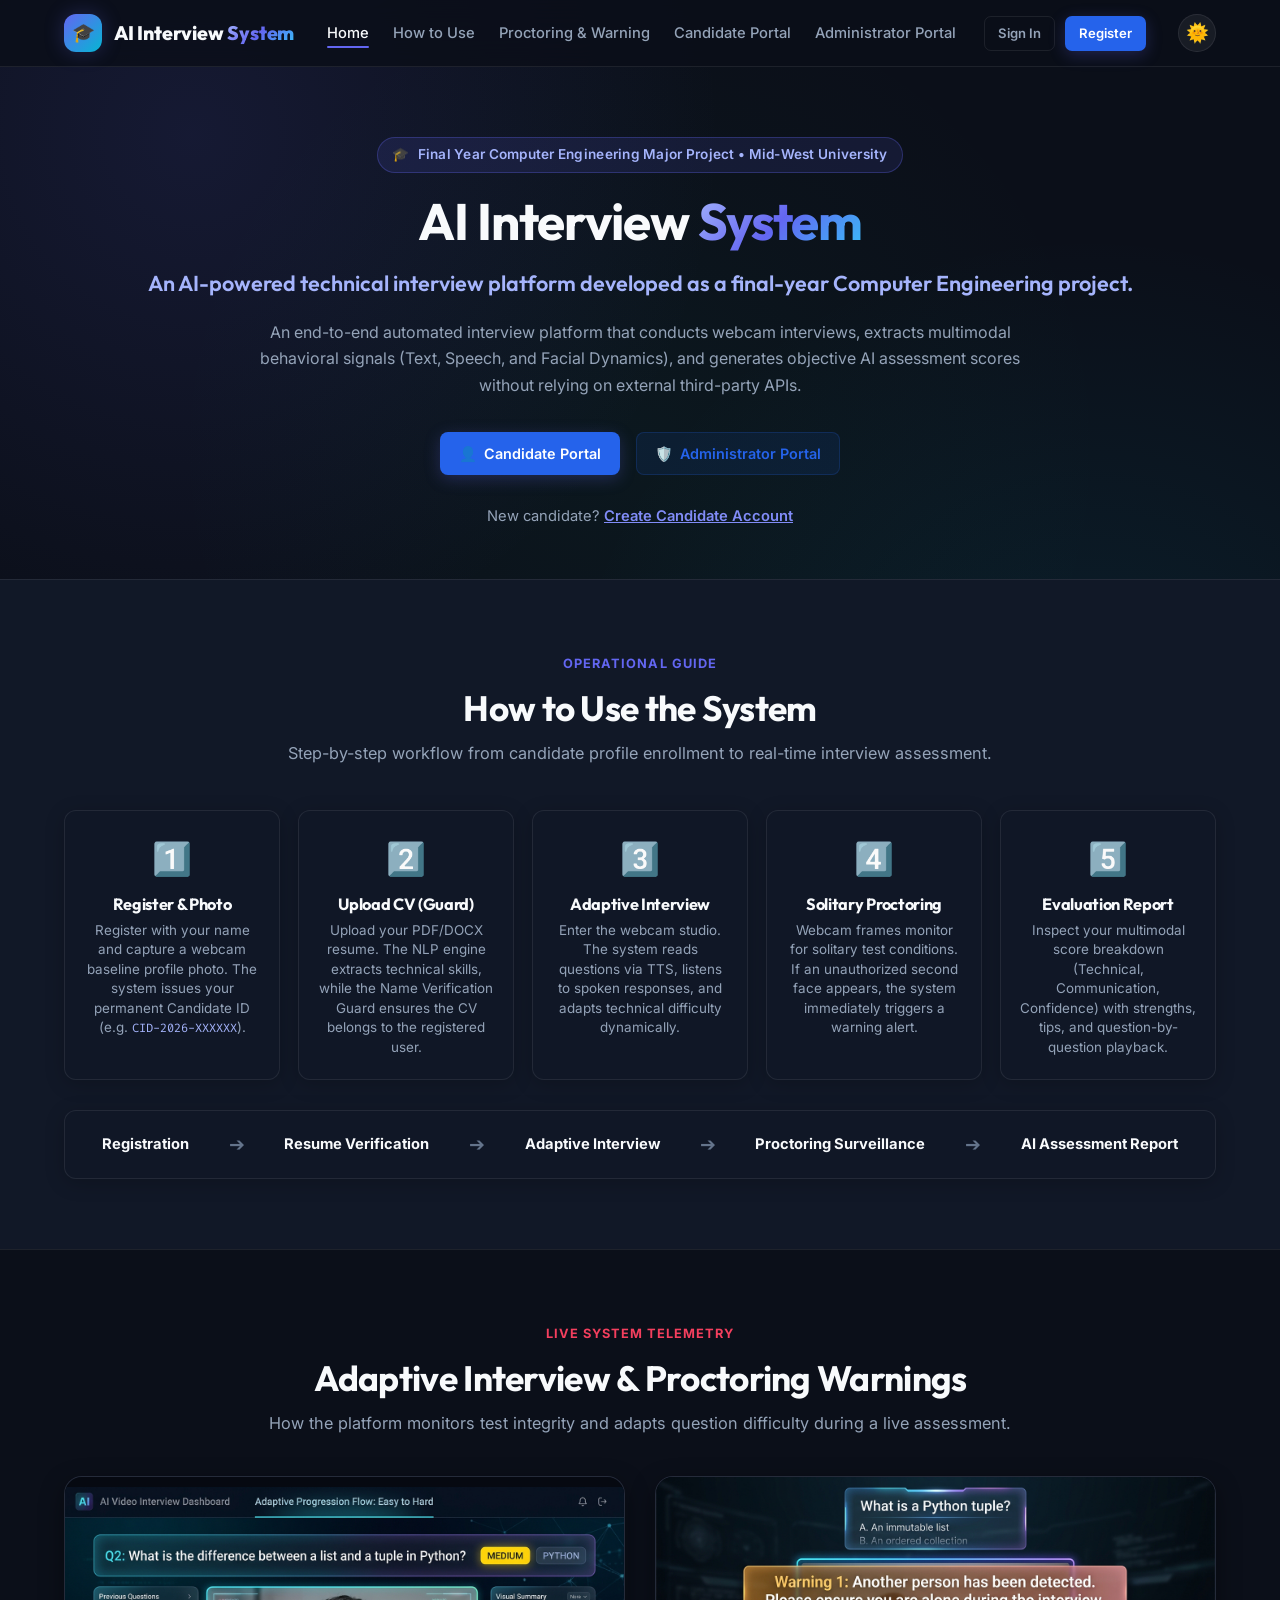
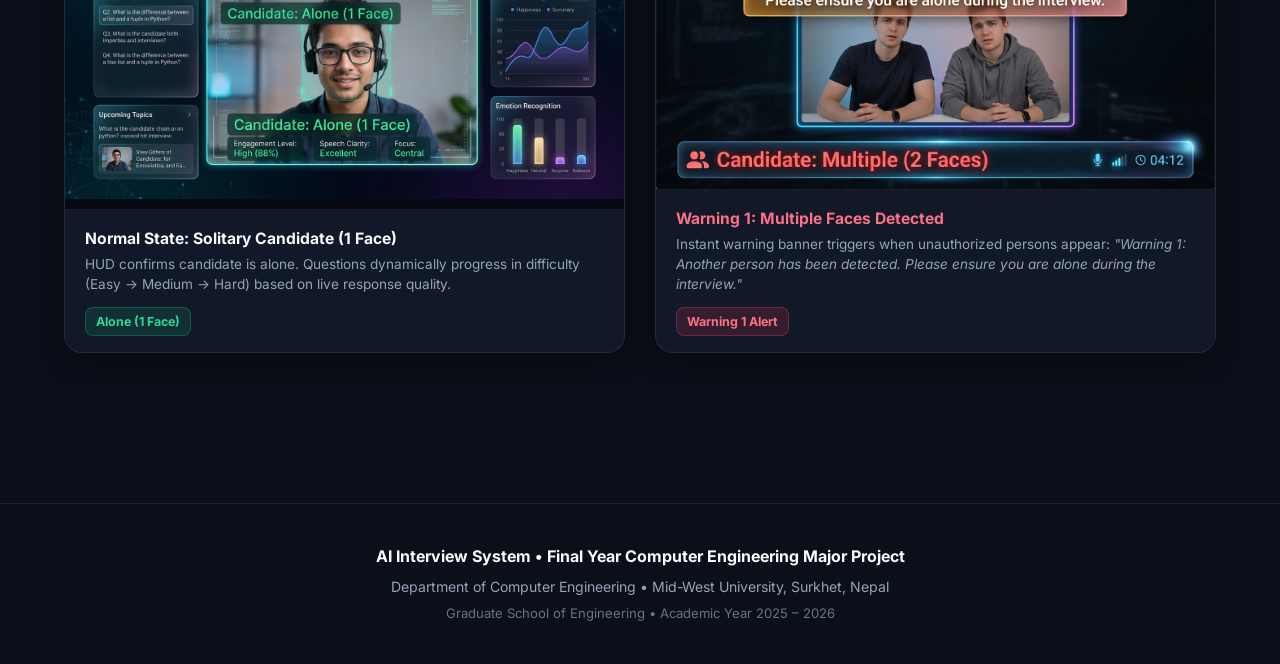
<file: frontend/index.html>
<!DOCTYPE html>
<html lang="en">
<head>
  <meta charset="UTF-8">
  <meta name="viewport" content="width=device-width, initial-scale=1.0">
  <title>AI Interview System - Final Year Computer Engineering Project</title>
  <meta name="description" content="AI Interview System - An AI-powered technical interview platform developed as a final-year Computer Engineering project at Mid-West University, Surkhet, Nepal.">
  <link rel="preconnect" href="https://fonts.googleapis.com">
  <link rel="preconnect" href="https://fonts.gstatic.com" crossorigin>
  <link href="https://fonts.googleapis.com/css2?family=Inter:wght@400;500;600;700&family=Outfit:wght@600;700;800&family=Fira+Code:wght@400;600&display=swap" rel="stylesheet">
  <link rel="stylesheet" href="css/style.css">
  <script>(function(){try{var t=localStorage.getItem("ai_theme")||"dark";document.documentElement.setAttribute("data-theme",t);}catch(e){}})();</script>
</head>
<body>

  <!-- Navigation -->
  <nav class="navbar" id="main-navbar">
    <div class="container nav-container">
      <a href="index.html" class="brand-logo" id="brand-link">
        <div class="brand-icon">🎓</div>
        <span>AI Interview <span class="gradient-text">System</span></span>
      </a>
      <ul class="nav-links" id="main-nav-links">
        <li><a href="index.html" class="nav-link active">Home</a></li>
        <li><a href="#workflow" class="nav-link">How to Use</a></li>
        <li><a href="#warning-system" class="nav-link">Proctoring &amp; Warning</a></li>
        <li><a href="login.html?portal=candidate" class="nav-link">Candidate Portal</a></li>
        <li><a href="login.html?portal=admin" class="nav-link">Administrator Portal</a></li>
      </ul>
      <div id="nav-user-slot" class="nav-user">
        <!-- Injected dynamically by main.js -->
      </div>
    </div>
  </nav>

  <!-- Hero Section -->
  <section class="hero" id="hero-section">
    <div class="container">
      
      <!-- Academic Project Pill -->
      <div class="project-academic-tag">
        <span>🎓</span> Final Year Computer Engineering Major Project &bull; Mid-West University
      </div>

      <!-- Main Headline -->
      <h1 style="font-size: clamp(2.2rem, 4.5vw, 3.2rem); line-height: 1.2; margin-bottom: 14px;">
        AI Interview <span class="gradient-text">System</span>
      </h1>

      <p style="font-family: var(--font-display); font-size: clamp(1.1rem, 2vw, 1.35rem); font-weight: 600; color: #a5b4fc; margin-bottom: 14px;">
        An AI-powered technical interview platform developed as a final-year Computer Engineering project.
      </p>

      <!-- Realistic Engineering Overview -->
      <p class="hero-subtitle" style="margin-top: 18px; max-width: 800px; margin-left: auto; margin-right: auto; font-size: 1rem; line-height: 1.65;">
        An end-to-end automated interview platform that conducts webcam interviews, extracts multimodal behavioral signals (Text, Speech, and Facial Dynamics), and generates objective AI assessment scores without relying on external third-party APIs.
      </p>

      <!-- Action Buttons -->
      <div class="hero-actions" style="margin-top: 26px;">
        <a href="login.html?portal=candidate" class="btn btn-primary btn-lg" id="hero-candidate-btn">
          <span>👤</span> Candidate Portal
        </a>
        <a href="login.html?portal=admin" class="btn btn-secondary btn-lg" id="hero-admin-btn">
          <span>🛡️</span> Administrator Portal
        </a>
      </div>

      <div style="margin-top: 18px; font-size: 0.92rem; color: var(--text-secondary);">
        New candidate? <a href="register.html" style="color: #818cf8; font-weight: 600; text-decoration: underline;">Create Candidate Account</a>
      </div>

    </div>
  </section>

  <!-- How to Use Workflow Section -->
  <section id="workflow" style="padding: 70px 0; background: var(--bg-secondary); border-top: 1px solid var(--border-color);">
    <div class="container">
      <div style="text-align: center; max-width: 760px; margin: 0 auto 44px;">
        <span class="section-badge" style="font-size: 0.8rem; text-transform: uppercase; letter-spacing: 0.08em; color: var(--primary); font-weight: 700;">Operational Guide</span>
        <h2 class="section-title" style="font-size: 2.2rem; margin-top: 4px; margin-bottom: 10px;">How to Use the System</h2>
        <p class="section-subtitle" style="color: var(--text-secondary); font-size: 1.02rem;">
          Step-by-step workflow from candidate profile enrollment to real-time interview assessment.
        </p>
      </div>

      <!-- 5-Step Detailed Cards -->
      <div class="grid-5" style="display: grid; grid-template-columns: repeat(auto-fit, minmax(210px, 1fr)); gap: 18px; margin-bottom: 30px;">
        
        <div class="glass-card" style="padding: 22px 18px; text-align: center;">
          <div style="font-size: 2rem; margin-bottom: 10px;">1️⃣</div>
          <h4 style="font-size: 1.02rem; color: var(--text-primary); margin-bottom: 6px;">Register &amp; Photo</h4>
          <p style="font-size: 0.84rem; color: var(--text-secondary); line-height: 1.45;">
            Register with your name and capture a webcam baseline profile photo. The system issues your permanent Candidate ID (e.g. <code style="font-family:'Fira Code', monospace; color:#a5b4fc; font-size:0.75rem;">CID-2026-XXXXXX</code>).
          </p>
        </div>

        <div class="glass-card" style="padding: 22px 18px; text-align: center;">
          <div style="font-size: 2rem; margin-bottom: 10px;">2️⃣</div>
          <h4 style="font-size: 1.02rem; color: var(--text-primary); margin-bottom: 6px;">Upload CV (Guard)</h4>
          <p style="font-size: 0.84rem; color: var(--text-secondary); line-height: 1.45;">
            Upload your PDF/DOCX resume. The NLP engine extracts technical skills, while the Name Verification Guard ensures the CV belongs to the registered user.
          </p>
        </div>

        <div class="glass-card" style="padding: 22px 18px; text-align: center;">
          <div style="font-size: 2rem; margin-bottom: 10px;">3️⃣</div>
          <h4 style="font-size: 1.02rem; color: var(--text-primary); margin-bottom: 6px;">Adaptive Interview</h4>
          <p style="font-size: 0.84rem; color: var(--text-secondary); line-height: 1.45;">
            Enter the webcam studio. The system reads questions via TTS, listens to spoken responses, and adapts technical difficulty dynamically.
          </p>
        </div>

        <div class="glass-card" style="padding: 22px 18px; text-align: center;">
          <div style="font-size: 2rem; margin-bottom: 10px;">4️⃣</div>
          <h4 style="font-size: 1.02rem; color: var(--text-primary); margin-bottom: 6px;">Solitary Proctoring</h4>
          <p style="font-size: 0.84rem; color: var(--text-secondary); line-height: 1.45;">
            Webcam frames monitor for solitary test conditions. If an unauthorized second face appears, the system immediately triggers a warning alert.
          </p>
        </div>

        <div class="glass-card" style="padding: 22px 18px; text-align: center;">
          <div style="font-size: 2rem; margin-bottom: 10px;">5️⃣</div>
          <h4 style="font-size: 1.02rem; color: var(--text-primary); margin-bottom: 6px;">Evaluation Report</h4>
          <p style="font-size: 0.84rem; color: var(--text-secondary); line-height: 1.45;">
            Inspect your multimodal score breakdown (Technical, Communication, Confidence) with strengths, tips, and question-by-question playback.
          </p>
        </div>

      </div>

      <!-- Quick Summary Flow Bar -->
      <div class="glass-card" style="display: flex; justify-content: space-around; align-items: center; flex-wrap: wrap; gap: 14px; text-align: center; padding: 18px 24px;">
        <span style="font-weight: 700; font-size: 0.92rem; color: var(--text-primary);">Registration</span>
        <span style="color: var(--text-muted); font-size: 1.2rem;">➔</span>
        <span style="font-weight: 700; font-size: 0.92rem; color: var(--text-primary);">Resume Verification</span>
        <span style="color: var(--text-muted); font-size: 1.2rem;">➔</span>
        <span style="font-weight: 700; font-size: 0.92rem; color: var(--text-primary);">Adaptive Interview</span>
        <span style="color: var(--text-muted); font-size: 1.2rem;">➔</span>
        <span style="font-weight: 700; font-size: 0.92rem; color: var(--text-primary);">Proctoring Surveillance</span>
        <span style="color: var(--text-muted); font-size: 1.2rem;">➔</span>
        <span style="font-weight: 700; font-size: 0.92rem; color: var(--text-primary);">AI Assessment Report</span>
      </div>

    </div>
  </section>

  <!-- Real-Time Proctoring & Warning System Section -->
  <section id="warning-system" style="padding: 70px 0; border-top: 1px solid var(--border-color);">
    <div class="container">
      <div style="text-align: center; max-width: 820px; margin: 0 auto 40px;">
        <span class="section-badge" style="font-size: 0.8rem; text-transform: uppercase; letter-spacing: 0.08em; color: var(--accent-rose); font-weight: 700;">Live System Telemetry</span>
        <h2 class="section-title" style="font-size: 2.2rem; margin-top: 4px; margin-bottom: 10px;">Adaptive Interview &amp; Proctoring Warnings</h2>
        <p class="section-subtitle" style="color: var(--text-secondary); font-size: 1.02rem;">
          How the platform monitors test integrity and adapts question difficulty during a live assessment.
        </p>
      </div>

      <div class="grid-2" style="gap: 30px; align-items: stretch;">
        
        <!-- Normal & Adaptive State Figure -->
        <div class="project-figure-card" style="margin: 0; display: flex; flex-direction: column;">
          <div class="project-figure-img-wrap" style="flex: 1; display: flex; align-items: center; justify-content: center;">
            <img src="assets/images/adaptive_interview_ui.jpg" alt="Adaptive Interview UI showing solitary candidate" loading="lazy" style="width: 100%; height: auto; object-fit: cover;">
          </div>
          <div class="project-figure-caption">
            <div>
              <div style="font-weight: 700; font-size: 0.98rem; color: var(--text-primary); margin-bottom: 4px;">
                Normal State: Solitary Candidate (1 Face)
              </div>
              <div class="project-figure-caption-text" style="font-size: 0.85rem; line-height: 1.45;">
                HUD confirms candidate is alone. Questions dynamically progress in difficulty (Easy &rarr; Medium &rarr; Hard) based on live response quality.
              </div>
            </div>
            <span class="project-figure-badge" style="background: rgba(16, 185, 129, 0.15); color: #34d399; border-color: rgba(16, 185, 129, 0.3);">
              Alone (1 Face)
            </span>
          </div>
        </div>

        <!-- Warning Alert State Figure -->
        <div class="project-figure-card" style="margin: 0; display: flex; flex-direction: column;">
          <div class="project-figure-img-wrap" style="flex: 1; display: flex; align-items: center; justify-content: center;">
            <img src="assets/images/proctoring_alert_ui.jpg" alt="Proctoring Warning Alert showing multiple faces" loading="lazy" style="width: 100%; height: auto; object-fit: cover;">
          </div>
          <div class="project-figure-caption">
            <div>
              <div style="font-weight: 700; font-size: 0.98rem; color: #fb7185; margin-bottom: 4px;">
                Warning 1: Multiple Faces Detected
              </div>
              <div class="project-figure-caption-text" style="font-size: 0.85rem; line-height: 1.45;">
                Instant warning banner triggers when unauthorized persons appear: <em>"Warning 1: Another person has been detected. Please ensure you are alone during the interview."</em>
              </div>
            </div>
            <span class="project-figure-badge" style="background: rgba(244, 63, 94, 0.15); color: #fb7185; border-color: rgba(244, 63, 94, 0.3);">
              Warning 1 Alert
            </span>
          </div>
        </div>

      </div>
    </div>
  </section>

  <!-- Footer -->
  <footer class="footer" id="main-footer">
    <div class="container" style="text-align: center;">
      <p style="font-weight: 700; font-size: 1rem; color: var(--text-primary);">
        AI Interview System &bull; Final Year Computer Engineering Major Project
      </p>
      <p style="margin-top: 6px; font-size: 0.88rem; color: var(--text-secondary);">
        Department of Computer Engineering &bull; Mid-West University, Surkhet, Nepal
      </p>
      <p style="margin-top: 4px; font-size: 0.82rem; color: var(--text-muted);">
        Graduate School of Engineering &bull; Academic Year 2025 &ndash; 2026
      </p>
    </div>
  </footer>

  <script src="js/main.js"></script>
</body>
</html>
</file>
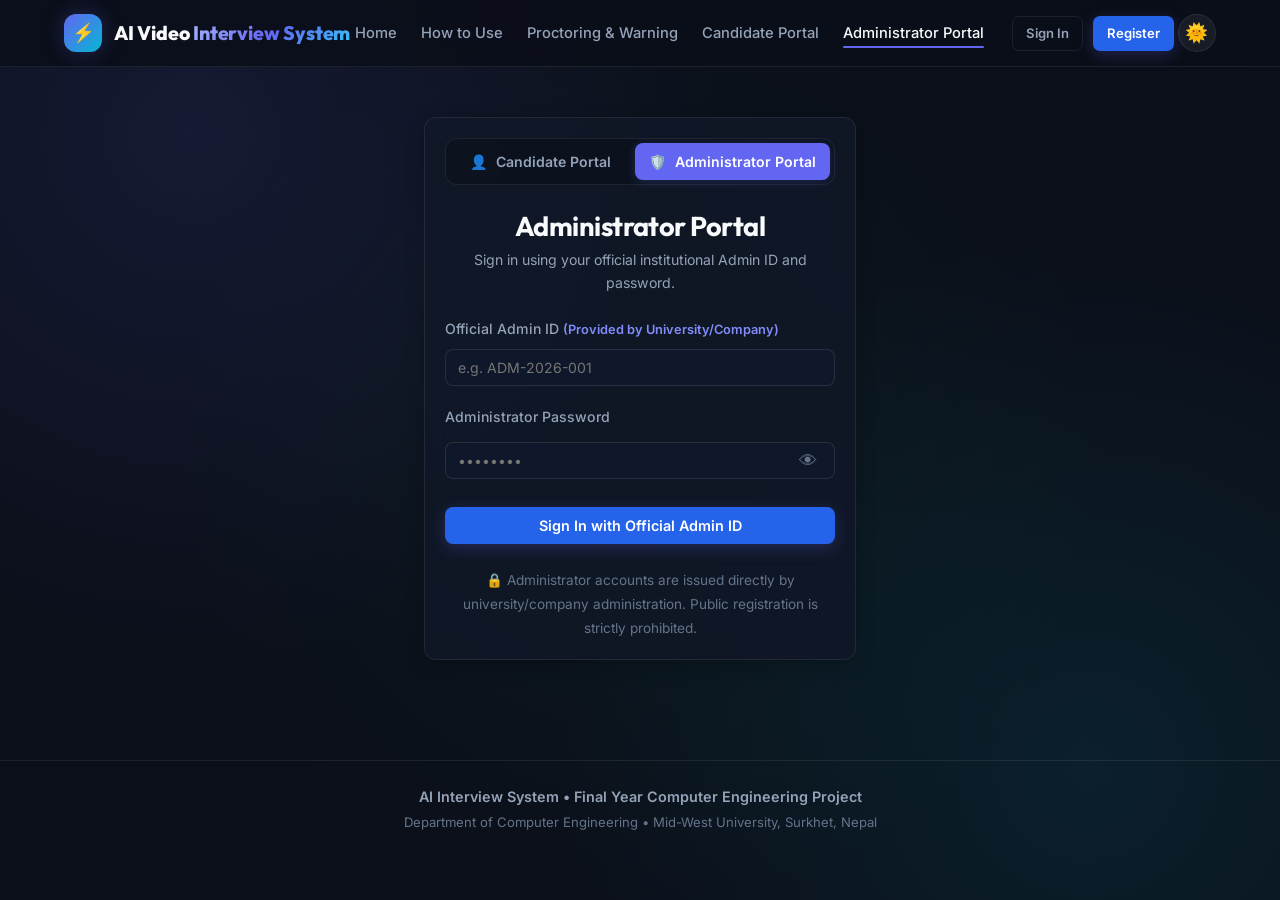
<file: frontend/admin.html>
<!DOCTYPE html>
<html lang="en">
<head>
  <meta charset="UTF-8">
  <meta name="viewport" content="width=device-width, initial-scale=1.0">
  <title>Administrator Console - AI Video Interview System</title>
  <link rel="preconnect" href="https://fonts.googleapis.com">
  <link rel="preconnect" href="https://fonts.gstatic.com" crossorigin>
  <link href="https://fonts.googleapis.com/css2?family=Inter:wght@400;500;600;700&family=Outfit:wght@600;700;800&display=swap" rel="stylesheet">
  <link rel="stylesheet" href="css/style.css">
  <script>(function(){try{var t=localStorage.getItem("ai_theme")||"dark";document.documentElement.setAttribute("data-theme",t);}catch(e){}})();</script>
</head>
<body>

  <!-- Navigation -->
  <nav class="navbar">
    <div class="container nav-container">
      <a href="index.html" class="brand-logo">
        <div class="brand-icon">⚡</div>
        <span>AI Video <span class="gradient-text">Interview System</span></span>
      </a>
      <ul class="nav-links" id="main-nav-links">
        <li><a href="index.html" class="nav-link">Home</a></li>
        <li><a href="admin.html" class="nav-link active">Admin Console</a></li>
        <li><a href="db_viewer.html" class="nav-link">Database Records</a></li>
      </ul>
      <div id="nav-user-slot" class="nav-user"></div>
    </div>
  </nav>

  <div class="container" style="padding-top: 40px; padding-bottom: 80px;">

    <!-- Console Header -->
    <div style="display: flex; justify-content: space-between; align-items: center; margin-bottom: 32px; flex-wrap: wrap; gap: 16px;">
      <div>
        <div style="display: flex; align-items: center; gap: 10px; margin-bottom: 6px; flex-wrap: wrap;">
          <span class="badge-role" style="background: rgba(99, 102, 241, 0.2); color: #a5b4fc; font-weight: 700;" id="admin-badge-id">ADMIN ID: ADM-2026-001</span>
          <span class="badge-role" style="background: rgba(16, 185, 129, 0.15); color: #34d399; font-weight: 700;" id="admin-badge-inst">Mid-West University</span>
        </div>
        <h1 style="font-size: 2.2rem;">Talent Acquisition & <span class="gradient-text">Admin Console</span></h1>
        <p style="color: var(--text-secondary); margin-top: 4px;">Candidate evaluation metrics, multimodal AI scores, and ranked assessment reports.</p>
      </div>
      <div style="display: flex; gap: 12px; align-items: center; flex-wrap: wrap;">
        <button class="btn btn-primary btn-sm" onclick="openCreateCandidateModal()" style="font-weight: 700;">➕ Create Candidate</button>
        <button class="btn btn-secondary btn-sm" onclick="openProvisionModal()">👤 Provision Admin</button>
        <a href="db_viewer.html" class="btn btn-outline btn-sm">🗄️ Database Explorer</a>
        <button class="btn btn-outline btn-sm" onclick="loadRecruiterData()">🔄 Refresh Data</button>
      </div>
    </div>

    <!-- Admin KPI Metrics Row -->
    <div class="grid-3" style="margin-bottom: 32px;">
      <div class="glass-card">
        <div style="font-size: 0.85rem; color: var(--text-muted); font-weight: 600; text-transform: uppercase;">Total Registered Applicants</div>
        <div style="font-size: 2.5rem; font-weight: 800; font-family: var(--font-display); color: #818cf8; margin-top: 10px;" id="admin-total-candidates">--</div>
        <div style="font-size: 0.85rem; color: var(--text-secondary); margin-top: 4px;">Active talent pool in system</div>
      </div>

      <div class="glass-card">
        <div style="font-size: 0.85rem; color: var(--text-muted); font-weight: 600; text-transform: uppercase;">Completed Assessments</div>
        <div style="font-size: 2.5rem; font-weight: 800; font-family: var(--font-display); color: var(--accent-cyan); margin-top: 10px;" id="admin-completed-interviews">--</div>
        <div style="font-size: 0.85rem; color: var(--text-secondary); margin-top: 4px;">Evaluated via multimodal fusion models</div>
      </div>

      <div class="glass-card">
        <div style="font-size: 0.85rem; color: var(--text-muted); font-weight: 600; text-transform: uppercase;">Applicant Pool Average</div>
        <div style="font-size: 2.5rem; font-weight: 800; font-family: var(--font-display); color: var(--accent-emerald); margin-top: 10px;" id="admin-avg-score">--%</div>
        <div style="font-size: 0.85rem; color: var(--text-secondary); margin-top: 4px;">Composite scoring benchmark</div>
      </div>
    </div>

    <!-- Candidate Search by ID Section -->
    <div class="candidate-search-card" id="admin-search-candidate-section">
      <div style="display: flex; justify-content: space-between; align-items: center; flex-wrap: wrap; gap: 12px;">
        <div>
          <div style="display: flex; align-items: center; gap: 8px; margin-bottom: 4px;">
            <span class="badge-role" style="background: rgba(99, 102, 241, 0.2); color: #a5b4fc; font-weight: 700;">PRO FEATURE</span>
            <h2 style="font-size: 1.35rem; margin: 0; color: var(--text-primary);">Search Candidate Record</h2>
          </div>
          <p style="color: var(--text-secondary); font-size: 0.9rem; margin: 0;">
            Enter an applicant's unique Candidate ID to inspect their complete verification dossier, Q&A records, adaptive interview flow, and proctoring security logs.
          </p>
        </div>
      </div>

      <form id="admin-search-form" class="search-input-group" onsubmit="handleCandidateSearch(event)">
        <input 
          type="text" 
          id="admin-search-cid" 
          class="search-input-field" 
          placeholder="Enter Candidate ID (e.g. CID-2026-9E4B2A or AI-2026-0001)..." 
          required 
          autocomplete="off"
        >
        <button type="submit" class="btn btn-primary" id="btn-admin-search" style="padding: 13px 26px; font-weight: 700;">
          🔍 Search Candidate
        </button>
      </form>

      <!-- Quick Candidate Pool Chips -->
      <div class="candidate-quick-chips" id="admin-quick-chips-wrap" style="display: none;">
        <span style="font-size: 0.8rem; color: var(--text-muted); font-weight: 600;">Candidate Talent Pool:</span>
        <div id="admin-quick-chips-list" style="display: flex; gap: 8px; flex-wrap: wrap;"></div>
      </div>

      <!-- Quick Search Status / Alert -->
      <div id="admin-search-status" style="margin-top: 14px; display: none;"></div>
    </div>

    <!-- Candidate Ranking Table Card -->
    <div class="glass-card">
      <div class="glass-card-header" style="flex-wrap: wrap; gap: 16px;">
        <div>
          <h3 class="section-title" style="font-size: 1.3rem;">Candidate Performance Ranking</h3>
          <p class="section-subtitle">Ranked by multimodal AI evaluation (Text semantic relevance + Speech prosody + Facial gaze/pose)</p>
        </div>
        <div style="display: flex; gap: 10px; align-items: center; flex-wrap: wrap;">
          <input type="text" id="admin-search-input" class="form-control" placeholder="Search candidate, role, or score..." style="width: 240px;" oninput="filterRankings()">
          <select id="admin-role-filter" class="form-control" style="width: 170px;" onchange="filterRankings()">
            <option value="">All Disciplines</option>
            <option value="Software Engineer">Software Engineer</option>
            <option value="AI/ML Engineer">AI/ML Engineer</option>
            <option value="Full Stack Developer">Full Stack Developer</option>
            <option value="Data Scientist">Data Scientist</option>
          </select>
        </div>
      </div>

      <div class="table-responsive" style="margin-top: 12px;">
        <table class="custom-table">
          <thead>
            <tr>
              <th style="width: 70px;">Rank</th>
              <th>Candidate Name</th>
              <th>Target Discipline</th>
              <th>Overall Score</th>
              <th>Communication</th>
              <th>Technical</th>
              <th>Eye Contact</th>
              <th>Interview Date</th>
              <th style="text-align: right;">Action</th>
            </tr>
          </thead>
          <tbody id="admin-rankings-tbody">
            <tr>
              <td colspan="9" style="text-align: center; color: var(--text-muted); padding: 32px;">Loading candidate rankings...</td>
            </tr>
          </tbody>
        </table>
      </div>
    </div>

  </div>

  <script src="js/main.js"></script>
  <script src="js/auth.js"></script>
  <script>
    let allRankings = [];

    document.addEventListener("DOMContentLoaded", async () => {
      // Enforce strict administrator authorization guard
      const user = Api.getUser();
      const token = Api.getToken();
      if (!token) {
        window.location.href = "login.html?portal=admin";
        return;
      }
      if (!user || (user.role !== "admin" && user.role !== "recruiter")) {
        Api.clearAuth();
        showToast("Access Denied: Candidate accounts cannot access the Administrator Console.", "error");
        setTimeout(() => {
          window.location.href = "dashboard.html";
        }, 1000);
        return;
      }

      // Display official Admin ID and Institution
      if (user.admin_id) {
        document.getElementById("admin-badge-id").textContent = `ADMIN ID: ${user.admin_id}`;
      }
      if (user.institution) {
        document.getElementById("admin-badge-inst").textContent = user.institution;
      }

      loadRecruiterData();
      loadCandidatePoolChips();
    });

    async function loadRecruiterData() {
      try {
        const res = await Api.request("/api/admin/stats");
        const data = res.data;
        document.getElementById("admin-total-candidates").textContent = data.total_candidates;
        document.getElementById("admin-completed-interviews").textContent = data.completed_interviews;
        document.getElementById("admin-avg-score").textContent = `${data.average_score}%`;

        allRankings = data.candidate_rankings || [];
        renderRankings(allRankings);
      } catch (err) {
        console.error("Admin stats error:", err);
        showToast("Failed to load administrator metrics: " + err.message, "error");
      }
    }

    async function loadCandidatePoolChips() {
      try {
        const res = await Api.request("/api/admin/candidates");
        if (res && res.candidates && res.candidates.length > 0) {
          const wrap = document.getElementById("admin-quick-chips-wrap");
          const list = document.getElementById("admin-quick-chips-list");
          wrap.style.display = "flex";
          list.innerHTML = "";
          res.candidates.slice(0, 10).forEach(c => {
            const cid = c.candidate_id || `CID-${c.id}`;
            const chip = document.createElement("button");
            chip.type = "button";
            chip.className = "candidate-chip";
            chip.textContent = `${cid} (${c.full_name})`;
            chip.onclick = () => {
              document.getElementById("admin-search-cid").value = cid;
              handleCandidateSearchDirect(cid);
            };
            list.appendChild(chip);
          });
        }
      } catch (err) {
        console.warn("Could not load candidate pool chips:", err);
      }
    }

    async function handleCandidateSearch(e) {
      e.preventDefault();
      const cid = document.getElementById("admin-search-cid").value.trim();
      if (!cid) return;
      handleCandidateSearchDirect(cid);
    }

    async function handleCandidateSearchDirect(candidateId) {
      const btn = document.getElementById("btn-admin-search");
      const statusDiv = document.getElementById("admin-search-status");

      if (btn) {
        btn.disabled = true;
        btn.textContent = "Verifying ID...";
      }
      statusDiv.style.display = "block";
      statusDiv.innerHTML = `<span style="color: var(--text-muted); font-size: 0.9rem;">Querying database for Candidate ID <strong>${escapeHtml(candidateId)}</strong>...</span>`;

      try {
        const res = await Api.request(`/api/admin/candidates/search-by-id?id=${encodeURIComponent(candidateId)}`);
        if (res && res.status === "success") {
          const cand = res.candidate;
          statusDiv.innerHTML = `
            <div style="background: rgba(16, 185, 129, 0.15); border: 1px solid rgba(16, 185, 129, 0.3); border-radius: var(--radius-sm); padding: 12px 16px; display: flex; justify-content: space-between; align-items: center; flex-wrap: wrap; gap: 12px;">
              <div>
                <strong style="color: #34d399;">✓ Candidate Record Verified:</strong> 
                <span style="color: var(--text-primary); font-weight: 700; margin-left: 6px;">${escapeHtml(cand.full_name)}</span> 
                <span class="badge-role" style="background: rgba(99, 102, 241, 0.2); color: #a5b4fc; margin-left: 8px;">${escapeHtml(cand.candidate_id)}</span>
              </div>
              <a href="candidate_report.html?candidate_id=${encodeURIComponent(cand.candidate_id)}" class="btn btn-primary btn-sm" style="font-weight: 700;">
                Open Complete Report ➡️
              </a>
            </div>
          `;
          setTimeout(() => {
            window.location.href = `candidate_report.html?candidate_id=${encodeURIComponent(cand.candidate_id)}`;
          }, 450);
        }
      } catch (err) {
        statusDiv.innerHTML = `
          <div style="background: rgba(239, 68, 68, 0.12); border: 1px solid rgba(239, 68, 68, 0.3); border-radius: var(--radius-sm); padding: 12px 16px; color: #f87171; font-size: 0.9rem;">
            ⚠️ ${escapeHtml(err.message || `No candidate record found matching ID '${candidateId}'.`)}
          </div>
        `;
      } finally {
        if (btn) {
          btn.disabled = false;
          btn.textContent = "🔍 Search Candidate";
        }
      }
    }

    function renderRankings(rankings) {
      const tbody = document.getElementById("admin-rankings-tbody");
      if (rankings.length === 0) {
        tbody.innerHTML = `<tr><td colspan="9" style="text-align:center; padding:32px; color:var(--text-muted);">No candidate interview records found.</td></tr>`;
        return;
      }

      let rows = "";
      rankings.forEach(r => {
        const scoreColor = r.overall_score >= 80 ? "var(--accent-emerald)" : (r.overall_score >= 65 ? "#818cf8" : "var(--accent-amber)");
        const photoSrc = r.profile_photo_url || "data:image/svg+xml;utf8,<svg xmlns='http://www.w3.org/2000/svg' width='38' height='38' viewBox='0 0 24 24' fill='%236366f1'><circle cx='12' cy='8' r='4'/><path d='M4 20c0-4 4-6 8-6s8 2 8 6'/></svg>";
        const candParam = r.candidate_id || r.candidate_name || r.id;

        rows += `
          <tr>
            <td><span class="badge-role" style="background:rgba(99,102,241,0.2); font-weight:800; color:#a5b4fc;">#${r.rank}</span></td>
            <td>
              <div style="display: flex; align-items: center; gap: 12px;">
                <img src="${photoSrc}" class="candidate-avatar-table" alt="${escapeHtml(r.candidate_name)}">
                <div>
                  <div style="font-weight:600; color:var(--text-primary);">${escapeHtml(r.candidate_name)}</div>
                  <div style="font-size:0.78rem; font-family:var(--font-display); color:#a5b4fc; font-weight:600;">
                    ${r.candidate_id ? escapeHtml(r.candidate_id) : "CID-UNASSIGNED"}
                  </div>
                </div>
              </div>
            </td>
            <td><span class="badge-tag tech" style="margin:0;">${escapeHtml(r.target_role)}</span></td>
            <td style="font-weight:800; font-size:1.05rem; color:${scoreColor};">${r.overall_score}%</td>
            <td>${r.communication_score}%</td>
            <td>${r.technical_score}%</td>
            <td>${r.eye_contact_pct}%</td>
            <td style="color:var(--text-muted); font-size:0.88rem;">${r.date}</td>
            <td style="text-align: right; white-space: nowrap;">
              <a href="candidate_report.html?candidate_id=${encodeURIComponent(candParam)}" class="btn btn-primary btn-sm" style="font-weight:700; margin-right:6px;">Dossier</a>
              <a href="report.html?interview_id=${r.interview_id}" class="btn btn-outline btn-sm">Report</a>
            </td>
          </tr>
        `;
      });
      tbody.innerHTML = rows;
    }

    function filterRankings() {
      const query = (document.getElementById("admin-search-input")?.value || "").trim().toLowerCase();
      const roleFilter = (document.getElementById("admin-role-filter")?.value || "").trim().toLowerCase();

      const filtered = allRankings.filter(r => {
        const matchesQuery = !query ||
          (r.candidate_name && r.candidate_name.toLowerCase().includes(query)) ||
          (r.candidate_id && r.candidate_id.toLowerCase().includes(query)) ||
          (r.target_role && r.target_role.toLowerCase().includes(query)) ||
          String(r.overall_score).includes(query);

        const matchesRole = !roleFilter ||
          (r.target_role && r.target_role.toLowerCase().includes(roleFilter));

        return matchesQuery && matchesRole;
      });

      renderRankings(filtered);
    }

    async function exportCandidates(format = "csv") {
      try {
        showToast(`Generating ${format.toUpperCase()} export...`, "info");
        const token = Api.getToken();
        const role = (document.getElementById("admin-role-filter")?.value || "").trim();
        let url = `/api/admin/export-candidates?format=${format}`;
        if (role) url += `&role=${encodeURIComponent(role)}`;

        const response = await fetch(`${API_BASE}${url}`, {
          headers: {
            "Authorization": `Bearer ${token}`
          }
        });

        if (!response.ok) {
          const errData = await response.json().catch(() => ({}));
          throw new Error(errData.message || `Export failed with status ${response.status}`);
        }

        const blob = await response.blob();
        const downloadUrl = window.URL.createObjectURL(blob);
        const a = document.createElement("a");
        a.style.display = "none";
        a.href = downloadUrl;
        a.download = `candidates_export_${new Date().toISOString().slice(0, 10)}.${format}`;
        document.body.appendChild(a);
        a.click();
        window.URL.revokeObjectURL(downloadUrl);
        a.remove();
        showToast(`${format.toUpperCase()} roster exported successfully!`, "success");
      } catch (err) {
        console.error("Export error:", err);
        showToast("Export failed: " + err.message, "error");
      }
    }

    function escapeHtml(str) {
      if (!str) return "";
      return String(str).replace(/&/g, "&amp;").replace(/</g, "&lt;").replace(/>/g, "&gt;").replace(/"/g, "&quot;");
    }

    // Provision Admin Modal logic
    function openProvisionModal() {
      const modal = document.getElementById("provision-admin-modal");
      if (modal) modal.style.display = "flex";
    }

    function closeProvisionModal() {
      const modal = document.getElementById("provision-admin-modal");
      if (modal) modal.style.display = "none";
    }

    // --- Candidate Creation Modal Handlers ---
    let lastCreatedCandidate = null;

    function openCreateCandidateModal() {
      const modal = document.getElementById("create-candidate-modal");
      if (modal) {
        document.getElementById("create-candidate-form").reset();
        document.getElementById("candidate-created-banner").style.display = "none";
        document.getElementById("create-candidate-form").style.display = "block";
        modal.style.display = "flex";
      }
    }

    function closeCreateCandidateModal() {
      const modal = document.getElementById("create-candidate-modal");
      if (modal) modal.style.display = "none";
    }

    function toggleCandPasswordVisibility(inputId, btn) {
      const input = document.getElementById(inputId);
      if (!input) return;
      if (input.type === "password") {
        input.type = "text";
        btn.textContent = "🙈";
      } else {
        input.type = "password";
        btn.textContent = "👁";
      }
    }

    async function handleCreateCandidateSubmit(e) {
      e.preventDefault();
      const submitBtn = document.getElementById("btn-submit-create-cand");
      const name = document.getElementById("cand-name").value.trim();
      const email = document.getElementById("cand-email").value.trim().toLowerCase();
      const password = document.getElementById("cand-password").value.trim();
      const targetRole = document.getElementById("cand-target-role").value;
      const phone = document.getElementById("cand-phone").value.trim();
      const institution = document.getElementById("cand-institution").value.trim();

      if (password.length < 6) {
        showToast("Password must be at least 6 characters long", "error");
        return;
      }

      try {
        submitBtn.disabled = true;
        submitBtn.textContent = "Allocating Unique ID & Creating...";

        const res = await Api.request("/api/admin/candidates/create", {
          method: "POST",
          body: JSON.stringify({
            full_name: name,
            email: email,
            password: password,
            target_role: targetRole,
            phone: phone,
            institution: institution
          })
        });

        const cand = res.candidate;
        lastCreatedCandidate = { ...cand, password };

        // Show result banner with newly issued unique Candidate ID
        document.getElementById("created-cid-val").textContent = cand.candidate_id;
        document.getElementById("created-email-val").textContent = cand.email;
        document.getElementById("created-pwd-val").textContent = password;
        document.getElementById("created-name-val").textContent = cand.full_name;

        document.getElementById("candidate-created-banner").style.display = "block";
        document.getElementById("create-candidate-form").style.display = "none";

        showToast(`Candidate created! Unique ID: ${cand.candidate_id}`, "success");

        // Refresh stats and candidate pools
        loadRecruiterData();
        loadCandidatePoolChips();

      } catch (err) {
        showToast(err.message || "Failed to create candidate account", "error");
      } finally {
        submitBtn.disabled = false;
        submitBtn.textContent = "Generate ID & Create Candidate";
      }
    }

    function createAnotherCandidate() {
      document.getElementById("create-candidate-form").reset();
      document.getElementById("candidate-created-banner").style.display = "none";
      document.getElementById("create-candidate-form").style.display = "block";
    }

    function copyCandidateCredentials() {
      if (!lastCreatedCandidate) return;
      const text = `AI Video Interview System - Candidate Credentials\nCandidate Name: ${lastCreatedCandidate.full_name}\nCandidate ID: ${lastCreatedCandidate.candidate_id}\nRegistered Email: ${lastCreatedCandidate.email}\nPassword: ${lastCreatedCandidate.password}\nPortal Link: ${window.location.origin}/login.html?portal=candidate`;
      navigator.clipboard.writeText(text).then(() => {
        showToast("Credentials copied to clipboard!", "success");
      }).catch(() => {
        showToast("Could not copy automatically. Please select text manually.", "info");
      });
    }

    async function handleProvisionSubmit(e) {
      e.preventDefault();
      const submitBtn = document.getElementById("btn-submit-provision");
      const name = document.getElementById("prov-name").value.trim();
      const email = document.getElementById("prov-email").value.trim();
      const password = document.getElementById("prov-password").value.trim();
      const institution = document.getElementById("prov-institution").value.trim();
      const roleTitle = document.getElementById("prov-role-title").value.trim();

      try {
        submitBtn.disabled = true;
        submitBtn.textContent = "Provisioning Official Account...";

        const res = await Api.request("/api/admin/provision", {
          method: "POST",
          body: JSON.stringify({
            full_name: name,
            email: email,
            password: password,
            institution: institution,
            target_role: roleTitle
          })
        });

        const newAdmin = res.admin;
        showToast(`Official Admin ID ${newAdmin.admin_id} issued successfully for ${newAdmin.full_name}!`, "success");
        closeProvisionModal();
        document.getElementById("provision-form").reset();
      } catch (err) {
        showToast(err.message || "Failed to provision administrator account", "error");
      } finally {
        submitBtn.disabled = false;
        submitBtn.textContent = "Issue Official Admin Account";
      }
    }
  </script>

  <!-- Institutional Admin Provisioning Modal -->
  <div id="provision-admin-modal" style="display: none; position: fixed; inset: 0; background: rgba(0,0,0,0.75); backdrop-filter: blur(6px); z-index: 9999; align-items: center; justify-content: center; padding: 20px;">
    <div class="glass-card" style="max-width: 480px; width: 100%; border: 1px solid rgba(99, 102, 241, 0.4);">
      <div style="display: flex; justify-content: space-between; align-items: center; margin-bottom: 20px;">
        <div>
          <span class="badge-role" style="background: rgba(99, 102, 241, 0.2); color: #a5b4fc; font-weight: 700;">INSTITUTIONAL ACCESS</span>
          <h3 style="font-size: 1.4rem; margin-top: 6px;">Provision Admin Account</h3>
          <p style="font-size: 0.85rem; color: var(--text-secondary); margin-top: 2px;">Create official company or university administrative credentials</p>
        </div>
        <button type="button" class="btn btn-outline btn-sm" onclick="closeProvisionModal()" style="padding: 4px 10px; font-size: 1.1rem;">&times;</button>
      </div>

      <form id="provision-form" onsubmit="handleProvisionSubmit(event)">
        <div class="input-group">
          <label for="prov-name">Administrator Full Name</label>
          <input type="text" id="prov-name" class="form-control" placeholder="e.g. Dr. Hari Prasad" required>
        </div>

        <div class="input-group">
          <label for="prov-email">Official Institutional Email</label>
          <input type="email" id="prov-email" class="form-control" placeholder="admin.faculty@mwu.edu.np" required>
        </div>

        <div class="input-group">
          <label for="prov-password">Temporary Initial Password</label>
          <input type="password" id="prov-password" class="form-control" placeholder="Minimum 6 characters" minlength="6" required>
        </div>

        <div class="input-group">
          <label for="prov-institution">Issuing University / Company</label>
          <input type="text" id="prov-institution" class="form-control" value="Mid-West University" required>
        </div>

        <div class="input-group">
          <label for="prov-role-title">Administrative Role Title</label>
          <select id="prov-role-title" class="form-control">
            <option value="Recruitment Lead">Recruitment Lead</option>
            <option value="Department Chair">Department Chair</option>
            <option value="Faculty Evaluator">Faculty Evaluator</option>
            <option value="Academic Dean">Academic Dean</option>
          </select>
        </div>

        <div style="font-size: 0.8rem; color: var(--text-muted); margin-bottom: 16px;">
          ℹ️ An official unique Admin ID (format: <code>ADM-YYYY-XXX</code>) will be generated automatically.
        </div>

        <div style="display: flex; gap: 12px; justify-content: flex-end;">
          <button type="button" class="btn btn-outline btn-sm" onclick="closeProvisionModal()">Cancel</button>
          <button type="submit" id="btn-submit-provision" class="btn btn-primary btn-sm">Issue Official Admin Account</button>
        </div>
      </form>
    </div>
  </div>

  <!-- Admin Candidate Creation Modal -->
  <div id="create-candidate-modal" style="display: none; position: fixed; inset: 0; background: rgba(0,0,0,0.78); backdrop-filter: blur(8px); z-index: 9999; align-items: center; justify-content: center; padding: 20px;">
    <div class="glass-card" style="max-width: 500px; width: 100%; border: 1.5px solid rgba(16, 185, 129, 0.45); max-height: 90vh; overflow-y: auto;">
      <div style="display: flex; justify-content: space-between; align-items: center; margin-bottom: 18px;">
        <div>
          <span class="badge-role" style="background: rgba(16, 185, 129, 0.2); color: #34d399; font-weight: 700;">CANDIDATE ONBOARDING</span>
          <h3 style="font-size: 1.4rem; margin-top: 6px;">Create New Candidate</h3>
          <p style="font-size: 0.85rem; color: var(--text-secondary); margin-top: 2px;">Generate unique Candidate ID and set candidate credentials</p>
        </div>
        <button type="button" class="btn btn-outline btn-sm" onclick="closeCreateCandidateModal()" style="padding: 4px 10px; font-size: 1.1rem;">&times;</button>
      </div>

      <!-- Created Success Result Card -->
      <div id="candidate-created-banner" style="display: none; background: rgba(16, 185, 129, 0.12); border: 1.5px solid rgba(16, 185, 129, 0.4); border-radius: 10px; padding: 18px; margin-bottom: 18px;">
        <div style="display: flex; align-items: center; gap: 8px; color: #34d399; font-weight: 700; font-size: 1.05rem; margin-bottom: 12px;">
          <span>✓</span> Candidate Created &amp; ID Allocated!
        </div>
        <div style="background: rgba(0, 0, 0, 0.35); border-radius: 8px; padding: 14px; font-size: 0.88rem; line-height: 1.7; color: var(--text-primary);">
          <div><strong style="color: var(--text-muted);">Full Name:</strong> <span id="created-name-val" style="font-weight: 600;"></span></div>
          <div><strong style="color: var(--text-muted);">Unique Candidate ID:</strong> <span id="created-cid-val" style="color: #818cf8; font-family: monospace; font-weight: 800; font-size: 1rem; letter-spacing: 0.5px;"></span></div>
          <div><strong style="color: var(--text-muted);">Registered Email:</strong> <span id="created-email-val" style="color: #38bdf8;"></span></div>
          <div><strong style="color: var(--text-muted);">Password:</strong> <span id="created-pwd-val" style="font-family: monospace; color: #f59e0b; font-weight: 700;"></span></div>
        </div>

        <div style="display: flex; gap: 10px; margin-top: 14px;">
          <button type="button" class="btn btn-primary btn-sm" onclick="copyCandidateCredentials()" style="flex: 1; padding: 10px; font-weight: 700;">
            📋 Copy Credentials
          </button>
          <button type="button" class="btn btn-outline btn-sm" onclick="createAnotherCandidate()" style="padding: 10px 14px;">
            ➕ Create Another
          </button>
        </div>
      </div>

      <!-- Creation Form -->
      <form id="create-candidate-form" onsubmit="handleCreateCandidateSubmit(event)">
        <div class="input-group">
          <label for="cand-name">Candidate Full Name *</label>
          <input type="text" id="cand-name" class="form-control" placeholder="e.g. Aayush Sharma" required autocomplete="off">
        </div>

        <div class="input-group">
          <label for="cand-email">Registered Email Address *</label>
          <input type="email" id="cand-email" class="form-control" placeholder="candidate@example.com" required autocomplete="off">
        </div>

        <div class="input-group">
          <label for="cand-password">Candidate Password *</label>
          <div class="password-input-wrap">
            <input type="password" id="cand-password" class="form-control" placeholder="Minimum 6 characters" minlength="6" required autocomplete="new-password">
            <button type="button" class="password-eye-btn" onclick="toggleCandPasswordVisibility('cand-password', this)">👁</button>
          </div>
          <span style="font-size: 0.78rem; color: var(--text-muted); margin-top: 4px; display: block;">
            The candidate can sign in with this password and their Candidate ID or Email.
          </span>
        </div>

        <div class="input-group">
          <label for="cand-target-role">Target Discipline / Role</label>
          <select id="cand-target-role" class="form-control">
            <option value="Software Engineer">Software Engineer</option>
            <option value="AI/ML Engineer">AI/ML Engineer</option>
            <option value="Full Stack Developer">Full Stack Developer</option>
            <option value="Data Scientist">Data Scientist</option>
            <option value="DevOps Engineer">DevOps Engineer</option>
            <option value="Frontend Developer">Frontend Developer</option>
            <option value="Backend Developer">Backend Developer</option>
          </select>
        </div>

        <div class="input-group">
          <label for="cand-phone">Contact Phone (Optional)</label>
          <input type="tel" id="cand-phone" class="form-control" placeholder="+977-98XXXXXXXX">
        </div>

        <div class="input-group">
          <label for="cand-institution">Institution / University</label>
          <input type="text" id="cand-institution" class="form-control" value="Mid-West University">
        </div>

        <div style="background: rgba(99, 102, 241, 0.08); border-left: 3px solid #6366f1; border-radius: 6px; padding: 10px 14px; margin-bottom: 18px; font-size: 0.82rem; color: var(--text-secondary); line-height: 1.5;">
          ⚡ <strong>Automatic Unique Candidate ID:</strong> A permanent, collision-resistant Candidate ID (e.g. <code>CID-2026-XXXXXX</code>) will be generated automatically and verified against all existing records to prevent duplicates.
        </div>

        <div style="display: flex; gap: 12px; justify-content: flex-end;">
          <button type="button" class="btn btn-outline btn-sm" onclick="closeCreateCandidateModal()">Cancel</button>
          <button type="submit" id="btn-submit-create-cand" class="btn btn-primary btn-sm" style="font-weight: 700;">
            Generate ID &amp; Create Candidate 🚀
          </button>
        </div>
      </form>
    </div>
  </div>

  <footer class="footer" style="margin-top: 50px; text-align: center; border-top: 1px solid var(--border-color); padding: 24px 0;">
    <div class="container">
      <p style="font-size: 0.9rem; color: var(--text-secondary); font-weight: 600;">
        AI Interview System &bull; Final Year Computer Engineering Project
      </p>
      <p style="font-size: 0.82rem; color: var(--text-muted); margin-top: 4px;">
        Department of Computer Engineering &bull; Mid-West University, Surkhet, Nepal
      </p>
    </div>
  </footer>
</body>
</html>
</file>
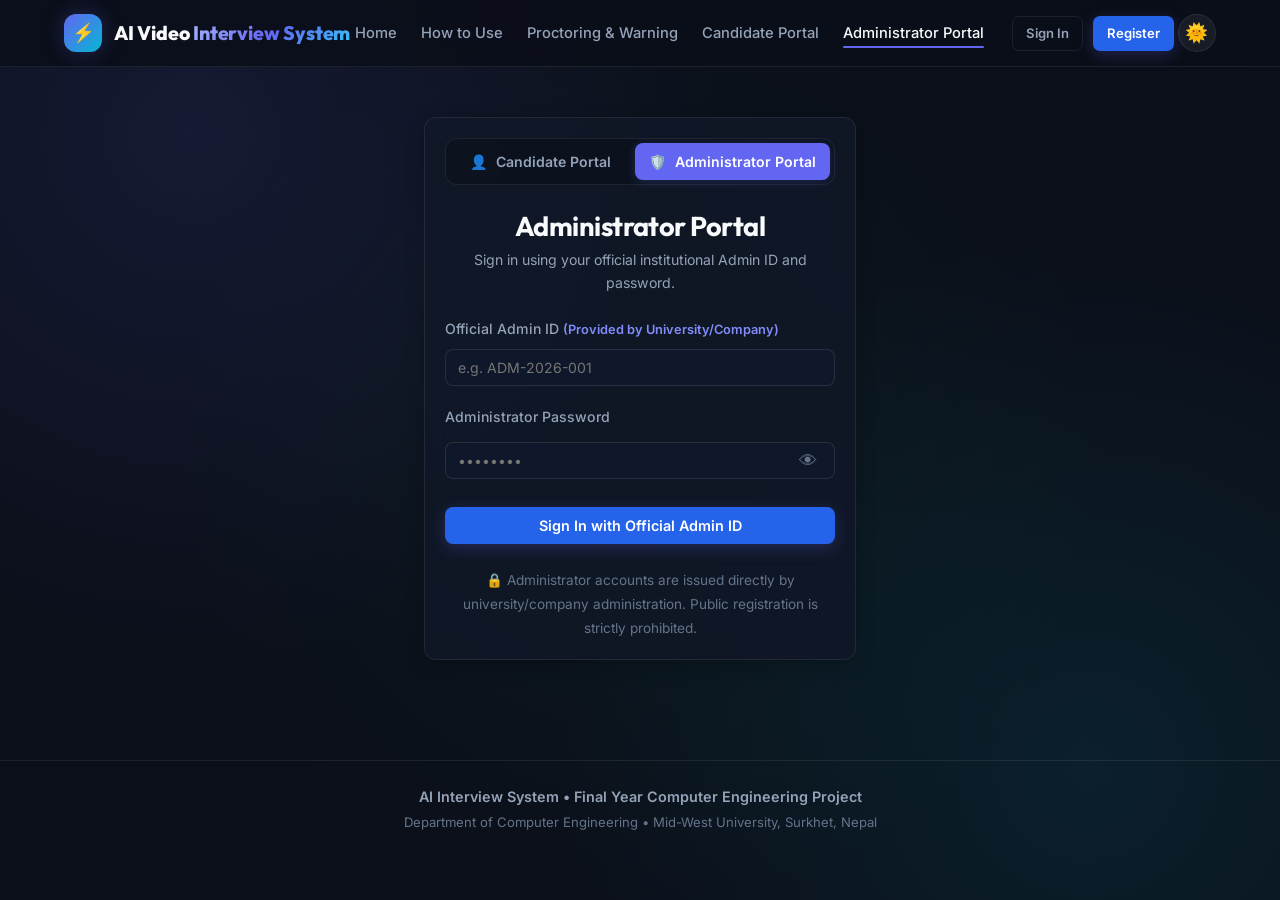
<file: frontend/candidate_report.html>
<!DOCTYPE html>
<html lang="en">
<head>
  <meta charset="UTF-8">
  <meta name="viewport" content="width=device-width, initial-scale=1.0">
  <title>Candidate Assessment Dossier - AI Video Interview System</title>
  <link rel="preconnect" href="https://fonts.googleapis.com">
  <link rel="preconnect" href="https://fonts.gstatic.com" crossorigin>
  <link href="https://fonts.googleapis.com/css2?family=Inter:wght@400;500;600;700&family=Outfit:wght@600;700;800&display=swap" rel="stylesheet">
  <link rel="stylesheet" href="css/style.css">
  <script>(function(){try{var t=localStorage.getItem("ai_theme")||"dark";document.documentElement.setAttribute("data-theme",t);}catch(e){}})();</script>
</head>
<body>

  <!-- Navigation (Hidden on Print) -->
  <nav class="navbar no-print">
    <div class="container nav-container">
      <a href="index.html" class="brand-logo">
        <div class="brand-icon">⚡</div>
        <span>AI Video <span class="gradient-text">Interview System</span></span>
      </a>
      <ul class="nav-links">
        <li><a href="index.html" class="nav-link">Home</a></li>
        <li><a href="admin.html" class="nav-link">Admin Console</a></li>
        <li><a href="candidate_report.html" class="nav-link active">Candidate Dossier</a></li>
        <li><a href="db_viewer.html" class="nav-link">Database Records</a></li>
      </ul>
      <div id="nav-user-slot" class="nav-user"></div>
    </div>
  </nav>

  <div class="container" style="padding-top: 32px; padding-bottom: 80px;">

    <!-- Official Print Header (Visible ONLY on Print) -->
    <div class="print-header-official">
      <div style="font-size: 0.85rem; text-transform: uppercase; letter-spacing: 1.5px; color: #475569; font-weight: 700;">
        Mid-West University &bull; Talent Assessment Platform
      </div>
      <h1 style="font-size: 1.6rem; margin: 6px 0; color: #0f172a; font-family: 'Outfit', sans-serif;">
        OFFICIAL CANDIDATE ASSESSMENT REPORT &amp; INTERVIEW DOSSIER
      </h1>
      <div style="font-size: 0.85rem; color: #64748b; margin-top: 4px;" id="print-meta-header">
        Confidential Assessment Document &bull; Generated for University/Company Administrative Records
      </div>
    </div>

    <!-- Top Action Bar (Hidden on Print) -->
    <div class="no-print" style="display: flex; justify-content: space-between; align-items: center; margin-bottom: 24px; flex-wrap: wrap; gap: 16px;">
      <div style="display: flex; align-items: center; gap: 12px; flex-wrap: wrap;">
        <a href="admin.html" class="btn btn-outline btn-sm">⬅️ Back to Admin Console</a>
        <span class="badge-role" style="background: rgba(99, 102, 241, 0.2); color: #a5b4fc;" id="admin-badge-id">ADMIN ID: ADM-2026-001</span>
        <span class="badge-role" style="background: rgba(16, 185, 129, 0.15); color: #34d399;" id="admin-badge-inst">Mid-West University</span>
      </div>
      <div style="display: flex; gap: 10px; align-items: center; flex-wrap: wrap;">
        <button class="btn btn-primary" onclick="window.print()" style="font-weight: 700;">
          🖨️ Print Report / Save PDF
        </button>
      </div>
    </div>

    <!-- Candidate Search Bar (In-page lookup) -->
    <div class="candidate-search-card no-print">
      <div style="display: flex; justify-content: space-between; align-items: center; flex-wrap: wrap; gap: 12px;">
        <div>
          <h2 style="font-size: 1.25rem; margin: 0; color: var(--text-primary);">Search Candidate Record</h2>
          <p style="color: var(--text-secondary); font-size: 0.88rem; margin: 4px 0 0;">
            Lookup candidate record by unique Candidate ID (e.g. <code style="color: #a5b4fc;">CID-2026-XXXXXX</code> or <code style="color: #a5b4fc;">AI-2026-0001</code>).
          </p>
        </div>
      </div>
      <form id="report-search-form" class="search-input-group" onsubmit="handleSearchSubmit(event)">
        <input type="text" id="candidate-search-input" class="search-input-field" placeholder="Enter Candidate ID (e.g. CID-2026-XXXXXX or AI-2026-0001)..." required autocomplete="off">
        <button type="submit" class="btn btn-primary" id="btn-report-search" style="padding: 13px 24px;">
          🔍 Search Candidate
        </button>
      </form>
      <div id="search-feedback" style="margin-top: 10px; display: none;"></div>
      <div class="candidate-quick-chips" id="quick-candidates-container" style="display: none;">
        <span style="font-size: 0.8rem; color: var(--text-muted); font-weight: 600;">Available Candidates:</span>
        <div id="quick-chips-list" style="display: flex; gap: 6px; flex-wrap: wrap;"></div>
      </div>
    </div>

    <!-- Loading State -->
    <div id="report-loading" style="text-align: center; padding: 60px 20px; display: none;">
      <div style="font-size: 2.5rem; animation: spin 1s infinite linear; display: inline-block;">⏳</div>
      <h3 style="margin-top: 16px; color: var(--text-primary);">Retrieving Candidate Dossier...</h3>
      <p style="color: var(--text-secondary); font-size: 0.92rem;">Fetching verified database records, multimodal responses, and security telemetry...</p>
    </div>

    <!-- Error State -->
    <div id="report-error" class="glass-card" style="display: none; text-align: center; padding: 48px 24px; border-color: rgba(239, 68, 68, 0.4);">
      <div style="font-size: 3rem; margin-bottom: 12px;">⚠️</div>
      <h3 style="color: #f87171; font-size: 1.3rem;" id="error-title">Candidate Not Found</h3>
      <p style="color: var(--text-secondary); max-width: 550px; margin: 8px auto 20px;" id="error-message">
        No candidate record found matching the specified Candidate ID.
      </p>
      <a href="admin.html" class="btn btn-outline btn-sm">Return to Admin Console</a>
    </div>

    <!-- Complete Candidate Dossier Container -->
    <div id="dossier-content" style="display: none;">

      <!-- SECTION 1 & 2: Candidate & Registration Information Card -->
      <div class="glass-card" style="margin-bottom: 24px;">
        <div style="display: flex; justify-content: space-between; align-items: flex-start; flex-wrap: wrap; gap: 16px; border-bottom: 1px solid var(--border-color); padding-bottom: 16px; margin-bottom: 20px;">
          <div>
            <div style="display: flex; align-items: center; gap: 10px; margin-bottom: 6px; flex-wrap: wrap;">
              <span class="badge-role" style="background: rgba(99, 102, 241, 0.2); color: #a5b4fc; font-weight: 800; font-family: var(--font-display); font-size: 0.95rem;" id="cand-id-badge">
                CID-XXXX-XXXXXX
              </span>
              <span class="badge-tag tech" style="margin: 0;" id="cand-role-badge">Software Engineer</span>
              <span class="badge-tag" style="background: rgba(16, 185, 129, 0.15); color: #34d399; margin: 0;" id="cand-status-badge">Account Active</span>
            </div>
            <h2 style="font-size: 1.8rem; margin: 0; color: var(--text-primary);" id="cand-full-name">--</h2>
            <p style="color: var(--text-secondary); margin: 4px 0 0;" id="cand-email">--</p>
          </div>
          <div style="text-align: right;">
            <div style="font-size: 0.8rem; color: var(--text-muted); font-weight: 600; text-transform: uppercase;">Official Evaluation Score</div>
            <div style="font-size: 2.4rem; font-weight: 800; font-family: var(--font-display); color: var(--accent-emerald);" id="cand-overall-score">--%</div>
            <div style="font-size: 0.82rem; color: var(--text-secondary);" id="cand-overall-status">Assessment Completed</div>
          </div>
        </div>

        <div class="grid-3" style="margin-bottom: 20px;">
          <div>
            <div style="font-size: 0.78rem; color: var(--text-muted); text-transform: uppercase; font-weight: 600;">Contact Phone</div>
            <div style="font-size: 0.98rem; font-weight: 600; color: var(--text-primary); margin-top: 4px;" id="cand-phone">Not available</div>
          </div>
          <div>
            <div style="font-size: 0.78rem; color: var(--text-muted); text-transform: uppercase; font-weight: 600;">Registration Date &amp; Exact Time</div>
            <div style="font-size: 0.98rem; font-weight: 600; color: var(--text-primary); margin-top: 4px;" id="cand-reg-datetime">--</div>
          </div>
          <div>
            <div style="font-size: 0.78rem; color: var(--text-muted); text-transform: uppercase; font-weight: 600;">Affiliated Institution</div>
            <div style="font-size: 0.98rem; font-weight: 600; color: var(--text-primary); margin-top: 4px;" id="cand-institution">Mid-West University</div>
          </div>
        </div>

        <!-- Registration & CV Information Details -->
        <div style="background: var(--bg-secondary); border: 1px solid var(--border-color); border-radius: var(--radius-md); padding: 18px;">
          <h4 style="font-size: 1rem; color: var(--text-primary); margin: 0 0 12px; display: flex; align-items: center; gap: 8px;">
            <span>📄</span> Registration CV Verification &amp; Match Analysis
          </h4>
          <div style="display: grid; grid-template-columns: repeat(auto-fit, minmax(200px, 1fr)); gap: 14px; font-size: 0.88rem;">
            <div>
              <span style="color: var(--text-muted); display: block;">Uploaded CV File:</span>
              <strong id="cv-filename" style="color: var(--text-primary);">--</strong>
            </div>
            <div>
              <span style="color: var(--text-muted); display: block;">CV Upload Date &amp; Time:</span>
              <span id="cv-upload-datetime" style="color: var(--text-primary);">--</span>
            </div>
            <div>
              <span style="color: var(--text-muted); display: block;">CV Verification Status:</span>
              <span id="cv-verification-status" class="badge-role" style="background: rgba(16, 185, 129, 0.15); color: #34d399; font-weight: 700;">Verified</span>
            </div>
            <div>
              <span style="color: var(--text-muted); display: block;">Extracted CV Name:</span>
              <strong id="cv-extracted-name" style="color: var(--text-primary);">--</strong>
            </div>
            <div>
              <span style="color: var(--text-muted); display: block;">Registered Candidate Name:</span>
              <strong id="cv-registered-name" style="color: var(--text-primary);">--</strong>
            </div>
            <div>
              <span style="color: var(--text-muted); display: block;">Name Matching Result:</span>
              <span id="cv-name-match" class="badge-role" style="background: rgba(16, 185, 129, 0.15); color: #34d399; font-weight: 700;">Matched (100%)</span>
            </div>
          </div>

          <div style="margin-top: 14px; padding-top: 12px; border-top: 1px solid var(--border-color); display: flex; gap: 16px; flex-wrap: wrap; align-items: center;">
            <div style="font-size: 0.85rem; color: var(--text-muted);">
              <strong>Verification Result:</strong> <span id="cv-verification-msg">Candidate identity verified successfully against submitted CV.</span>
            </div>
            <div style="font-size: 0.85rem; color: var(--text-muted); margin-left: auto;">
              <strong>CV Screening Score:</strong> <span id="cv-screening-score" style="color: #a5b4fc; font-weight: 700;">--</span>
            </div>
          </div>

          <div style="margin-top: 12px;" id="cv-skills-row">
            <span style="font-size: 0.78rem; color: var(--text-muted); font-weight: 600; text-transform: uppercase; display: block; margin-bottom: 6px;">Verified Skills from CV:</span>
            <div id="cv-skills-list" style="display: flex; gap: 6px; flex-wrap: wrap;"></div>
          </div>
        </div>
      </div>

      <!-- SECTION 2 (cont'd): Side-by-Side Registration Photo and Interview Photo -->
      <div class="glass-card" style="margin-bottom: 24px;">
        <h3 class="section-title" style="font-size: 1.15rem; margin-bottom: 4px;">
          Biometric Identity Verification: Photo Comparison
        </h3>
        <p class="section-subtitle" style="margin-bottom: 16px;">
          Side-by-side comparison of candidate registration photo and interview-time webcam snapshot with associated timestamps.
        </p>

        <div class="photo-compare-grid">
          <!-- Left: Registration Photo -->
          <div class="photo-compare-card">
            <div class="photo-compare-img-wrap">
              <img id="photo-reg-img" class="photo-compare-img" src="" alt="Registration Photo" style="display: none;">
              <div id="photo-reg-placeholder" style="font-size: 3.5rem;">👤</div>
            </div>
            <div class="photo-compare-label">Registration Photo</div>
            <div class="photo-compare-time">
              <span>Timestamp: </span><strong id="photo-reg-time">--</strong>
            </div>
            <span class="badge-role" style="background: rgba(99, 102, 241, 0.15); color: #a5b4fc; margin-top: 8px;">
              Primary Enrollment Face
            </span>
          </div>

          <!-- Right: Interview Photo -->
          <div class="photo-compare-card">
            <div class="photo-compare-img-wrap">
              <img id="photo-interview-img" class="photo-compare-img" src="" alt="Interview Photo" style="display: none;">
              <div id="photo-interview-placeholder" style="font-size: 3.5rem;">📷</div>
            </div>
            <div class="photo-compare-label">Interview Photo / Snapshot</div>
            <div class="photo-compare-time">
              <span>Timestamp: </span><strong id="photo-interview-time">--</strong>
            </div>
            <span class="badge-role" style="background: rgba(16, 185, 129, 0.15); color: #34d399; margin-top: 8px;" id="photo-interview-badge">
              Active Session Verified
            </span>
          </div>
        </div>
      </div>

      <!-- SECTION 3: Interview Information Summary -->
      <div class="glass-card" style="margin-bottom: 24px;">
        <h3 class="section-title" style="font-size: 1.15rem; margin-bottom: 16px;">
          Interview Session Summary &amp; AI Metrics
        </h3>

        <!-- Termination Alert if Terminated -->
        <div id="interview-termination-banner" style="display: none; background: rgba(239, 68, 68, 0.12); border: 1px solid rgba(239, 68, 68, 0.4); border-radius: var(--radius-md); padding: 14px 18px; margin-bottom: 18px;">
          <div style="display: flex; align-items: center; gap: 10px; color: #f87171; font-weight: 700;">
            <span style="font-size: 1.2rem;">❌</span>
            <span>INTERVIEW TERMINATED EARLY BY PROCTORING ENFORCEMENT</span>
          </div>
          <p style="margin: 6px 0 0; color: #fca5a5; font-size: 0.9rem;" id="termination-reason-text">
            Another person remained present after the final warning.
          </p>
        </div>

        <div style="display: grid; grid-template-columns: repeat(auto-fit, minmax(180px, 1fr)); gap: 16px; margin-bottom: 20px;">
          <div style="background: var(--bg-secondary); border: 1px solid var(--border-color); border-radius: var(--radius-sm); padding: 12px 14px;">
            <span style="font-size: 0.78rem; color: var(--text-muted); text-transform: uppercase; font-weight: 600; display: block;">Interview ID</span>
            <strong style="font-size: 1.05rem; color: var(--text-primary);" id="int-id">--</strong>
          </div>
          <div style="background: var(--bg-secondary); border: 1px solid var(--border-color); border-radius: var(--radius-sm); padding: 12px 14px;">
            <span style="font-size: 0.78rem; color: var(--text-muted); text-transform: uppercase; font-weight: 600; display: block;">Start Date &amp; Time</span>
            <strong style="font-size: 0.95rem; color: var(--text-primary);" id="int-start-datetime">--</strong>
          </div>
          <div style="background: var(--bg-secondary); border: 1px solid var(--border-color); border-radius: var(--radius-sm); padding: 12px 14px;">
            <span style="font-size: 0.78rem; color: var(--text-muted); text-transform: uppercase; font-weight: 600; display: block;">End Date &amp; Time</span>
            <strong style="font-size: 0.95rem; color: var(--text-primary);" id="int-end-datetime">--</strong>
          </div>
          <div style="background: var(--bg-secondary); border: 1px solid var(--border-color); border-radius: var(--radius-sm); padding: 12px 14px;">
            <span style="font-size: 0.78rem; color: var(--text-muted); text-transform: uppercase; font-weight: 600; display: block;">Total Duration</span>
            <strong style="font-size: 1.05rem; color: var(--text-primary);" id="int-duration">--</strong>
          </div>
          <div style="background: var(--bg-secondary); border: 1px solid var(--border-color); border-radius: var(--radius-sm); padding: 12px 14px;">
            <span style="font-size: 0.78rem; color: var(--text-muted); text-transform: uppercase; font-weight: 600; display: block;">Session Status</span>
            <span id="int-status-badge" class="badge-role" style="background: rgba(16, 185, 129, 0.15); color: #34d399; font-weight: 700;">Completed</span>
          </div>
          <div style="background: var(--bg-secondary); border: 1px solid var(--border-color); border-radius: var(--radius-sm); padding: 12px 14px;">
            <span style="font-size: 0.78rem; color: var(--text-muted); text-transform: uppercase; font-weight: 600; display: block;">Questions Answered</span>
            <strong style="font-size: 1.05rem; color: var(--text-primary);"><span id="int-answered-count">0</span> / <span id="int-total-count">0</span></strong>
          </div>
        </div>

        <!-- Section Scores Matrix -->
        <div style="display: grid; grid-template-columns: repeat(auto-fit, minmax(140px, 1fr)); gap: 14px; margin-bottom: 18px;">
          <div style="text-align: center; background: var(--bg-secondary); border: 1px solid var(--border-color); border-radius: var(--radius-md); padding: 16px;">
            <div style="font-size: 0.78rem; color: var(--text-muted); font-weight: 600; text-transform: uppercase;">Overall Score</div>
            <div style="font-size: 1.8rem; font-weight: 800; font-family: var(--font-display); color: var(--accent-emerald); margin-top: 4px;" id="score-overall">--%</div>
          </div>
          <div style="text-align: center; background: var(--bg-secondary); border: 1px solid var(--border-color); border-radius: var(--radius-md); padding: 16px;">
            <div style="font-size: 0.78rem; color: var(--text-muted); font-weight: 600; text-transform: uppercase;">Technical Score</div>
            <div style="font-size: 1.8rem; font-weight: 800; font-family: var(--font-display); color: #818cf8; margin-top: 4px;" id="score-tech">--%</div>
          </div>
          <div style="text-align: center; background: var(--bg-secondary); border: 1px solid var(--border-color); border-radius: var(--radius-md); padding: 16px;">
            <div style="font-size: 0.78rem; color: var(--text-muted); font-weight: 600; text-transform: uppercase;">Communication</div>
            <div style="font-size: 1.8rem; font-weight: 800; font-family: var(--font-display); color: var(--accent-cyan); margin-top: 4px;" id="score-comm">--%</div>
          </div>
          <div style="text-align: center; background: var(--bg-secondary); border: 1px solid var(--border-color); border-radius: var(--radius-md); padding: 16px;">
            <div style="font-size: 0.78rem; color: var(--text-muted); font-weight: 600; text-transform: uppercase;">Confidence Index</div>
            <div style="font-size: 1.8rem; font-weight: 800; font-family: var(--font-display); color: #f59e0b; margin-top: 4px;" id="score-conf">--%</div>
          </div>
          <div style="text-align: center; background: var(--bg-secondary); border: 1px solid var(--border-color); border-radius: var(--radius-md); padding: 16px;">
            <div style="font-size: 0.78rem; color: var(--text-muted); font-weight: 600; text-transform: uppercase;">Eye Contact</div>
            <div style="font-size: 1.8rem; font-weight: 800; font-family: var(--font-display); color: #ec4899; margin-top: 4px;" id="score-eye">--%</div>
          </div>
        </div>

        <div style="background: var(--bg-secondary); border: 1px solid var(--border-color); border-radius: var(--radius-md); padding: 16px;">
          <strong style="color: var(--text-primary); font-size: 0.95rem; display: block; margin-bottom: 4px;">Overall Evaluator Assessment:</strong>
          <p style="margin: 0; color: var(--text-secondary); font-size: 0.92rem; line-height: 1.6;" id="int-evaluation-summary">--</p>
        </div>
      </div>

      <!-- SECTION 4: Complete Question & Answer History -->
      <div class="glass-card" style="margin-bottom: 24px;">
        <h3 class="section-title" style="font-size: 1.15rem; margin-bottom: 4px;">
          Complete Question &amp; Answer History
        </h3>
        <p class="section-subtitle" style="margin-bottom: 18px;">
          Chronological record of every question asked, candidate transcript, exact timestamps, and AI evaluations.
        </p>

        <div id="qa-history-container">
          <!-- Populated dynamically -->
        </div>
      </div>

      <!-- SECTION 5: Adaptive Interview History -->
      <div class="glass-card" style="margin-bottom: 24px;">
        <h3 class="section-title" style="font-size: 1.15rem; margin-bottom: 4px;">
          Dynamic Adaptive Interview Flow &amp; Progression
        </h3>
        <p class="section-subtitle" style="margin-bottom: 18px;">
          Trace of dynamic question difficulty progression, evaluation band transitions, and competency branch reasons.
        </p>

        <div id="adaptive-flow-container">
          <!-- Populated dynamically -->
        </div>
      </div>

      <!-- SECTION 6: Interview Video Player -->
      <div class="glass-card" style="margin-bottom: 24px;">
        <h3 class="section-title" style="font-size: 1.15rem; margin-bottom: 4px;">
          Interview Video Recording &amp; Telemetry
        </h3>
        <p class="section-subtitle" style="margin-bottom: 16px;">
          Archived candidate video stream and media telemetry.
        </p>

        <div id="video-available-section" style="display: none;">
          <div style="max-width: 720px; margin: 0 auto; background: #000; border-radius: var(--radius-md); overflow: hidden; border: 1px solid var(--border-color);">
            <video id="dossier-video-player" controls playsinline preload="metadata" style="width: 100%; height: auto; max-height: 400px; display: block; background: #000;"></video>
          </div>
          <div style="display: flex; justify-content: space-between; align-items: center; max-width: 720px; margin: 12px auto 0; font-size: 0.85rem; color: var(--text-muted); flex-wrap: wrap; gap: 8px;">
            <span>Interview ID: <strong id="video-int-id" style="color: var(--text-primary);">--</strong></span>
            <span>Duration: <strong id="video-duration" style="color: var(--text-primary);">--</strong></span>
            <span>Recorded: <strong id="video-recorded-at" style="color: var(--text-primary);">--</strong></span>
          </div>
        </div>

        <div id="video-unavailable-section" style="background: var(--bg-secondary); border: 1px solid var(--border-color); border-radius: var(--radius-md); padding: 28px; text-align: center;">
          <div style="font-size: 2.2rem; margin-bottom: 8px;">📹</div>
          <div style="font-weight: 700; color: var(--text-primary); font-size: 1rem; margin-bottom: 4px;">
            Video Recording: <span style="color: var(--accent-amber);">Not available</span>
          </div>
          <p style="color: var(--text-muted); font-size: 0.88rem; max-width: 520px; margin: 0 auto;" id="video-unavailable-msg">
            No video recording was captured for this candidate session (Video capture optional during demonstration test).
          </p>
        </div>
      </div>

      <!-- SECTION 7: Face Verification / Identity Events -->
      <div class="glass-card" style="margin-bottom: 24px;">
        <h3 class="section-title" style="font-size: 1.15rem; margin-bottom: 4px;">
          Identity Verification &amp; Biometric Audit Events
        </h3>
        <p class="section-subtitle" style="margin-bottom: 16px;">
          Multi-layer identity confirmation records, name matching audit, and liveness verification.
        </p>

        <div style="display: grid; grid-template-columns: repeat(auto-fit, minmax(220px, 1fr)); gap: 16px; font-size: 0.9rem;">
          <div style="background: var(--bg-secondary); border: 1px solid var(--border-color); border-radius: var(--radius-sm); padding: 14px;">
            <span style="font-size: 0.78rem; color: var(--text-muted); font-weight: 600; text-transform: uppercase; display: block;">Verification Status</span>
            <strong style="color: #34d399; font-size: 1rem;" id="id-ver-status">Verified</strong>
          </div>
          <div style="background: var(--bg-secondary); border: 1px solid var(--border-color); border-radius: var(--radius-sm); padding: 14px;">
            <span style="font-size: 0.78rem; color: var(--text-muted); font-weight: 600; text-transform: uppercase; display: block;">Verification Timestamp</span>
            <strong style="color: var(--text-primary);" id="id-ver-date">--</strong>
          </div>
          <div style="background: var(--bg-secondary); border: 1px solid var(--border-color); border-radius: var(--radius-sm); padding: 14px;">
            <span style="font-size: 0.78rem; color: var(--text-muted); font-weight: 600; text-transform: uppercase; display: block;">Liveness Confirmation</span>
            <strong style="color: var(--accent-cyan);" id="id-liveness-status">Active Stream Verified</strong>
          </div>
          <div style="background: var(--bg-secondary); border: 1px solid var(--border-color); border-radius: var(--radius-sm); padding: 14px;">
            <span style="font-size: 0.78rem; color: var(--text-muted); font-weight: 600; text-transform: uppercase; display: block;">Security Environment Rule</span>
            <strong style="color: var(--text-primary);">Solitary Candidate Enforced</strong>
          </div>
        </div>
      </div>

      <!-- SECTION 8: Other Face / Violation History -->
      <div class="glass-card" style="margin-bottom: 24px;">
        <h3 class="section-title" style="font-size: 1.15rem; margin-bottom: 4px;">
          Proctoring Security &amp; Violation Audit Log
        </h3>
        <p class="section-subtitle" style="margin-bottom: 16px;">
          Complete audit trail of multi-person detection warnings, proctoring security events, and enforcement actions.
        </p>

        <div class="table-responsive">
          <table class="custom-table" style="font-size: 0.88rem;">
            <thead>
              <tr>
                <th style="width: 140px;">Timestamp</th>
                <th>Security Event</th>
                <th style="width: 120px;">Faces Detected</th>
                <th style="width: 130px;">Warning Level</th>
                <th>Action Taken / Details</th>
              </tr>
            </thead>
            <tbody id="security-violations-tbody">
              <!-- Populated dynamically -->
            </tbody>
          </table>
        </div>
      </div>

      <!-- SECTION 9: Professional Lifecycle Timeline -->
      <div class="glass-card" style="margin-bottom: 32px;">
        <h3 class="section-title" style="font-size: 1.15rem; margin-bottom: 4px;">
          Candidate Lifecycle Chronological Timeline
        </h3>
        <p class="section-subtitle" style="margin-bottom: 16px;">
          Complete chronological record of all major candidate milestones from initial registration to interview conclusion.
        </p>

        <div class="timeline-container" id="lifecycle-timeline-container">
          <!-- Populated dynamically -->
        </div>
      </div>

    </div>

    <!-- Official Print Footer (Visible ONLY on Print) -->
    <div class="print-footer-official">
      AI-Powered Video Interview Assessment System &bull; Final-Year Computer Engineering Project &bull; Mid-West University &bull; Confidential
    </div>

  </div>

  <script src="js/main.js"></script>
  <script src="js/auth.js"></script>
  <script>
    let activeCandidateData = null;

    document.addEventListener("DOMContentLoaded", async () => {
      // 1. Strict Administrator Authentication Guard
      const token = Api.getToken();
      const user = Api.getUser();
      if (!token || !user || (user.role !== "admin" && user.role !== "recruiter")) {
        Api.clearAuth();
        showToast("Access Restricted: Please login with administrator credentials.", "error");
        setTimeout(() => {
          window.location.href = "login.html?portal=admin";
        }, 1000);
        return;
      }

      // Display Admin ID & Institution
      if (user.admin_id) {
        document.getElementById("admin-badge-id").textContent = `ADMIN ID: ${user.admin_id}`;
      }
      if (user.institution) {
        document.getElementById("admin-badge-inst").textContent = user.institution;
      }

      // Load Quick Suggestions for available candidate IDs from stats
      loadQuickCandidateSuggestions();

      // Check if candidate_id or id is passed in URL query param
      const urlParams = new URLSearchParams(window.location.search);
      const queryId = urlParams.get("candidate_id") || urlParams.get("id");
      if (queryId) {
        document.getElementById("candidate-search-input").value = queryId;
        searchCandidateRecord(queryId);
      }
    });

    async function loadQuickCandidateSuggestions() {
      try {
        const res = await Api.request("/api/admin/candidates");
        if (res && res.candidates && res.candidates.length > 0) {
          const container = document.getElementById("quick-candidates-container");
          const chipsList = document.getElementById("quick-chips-list");
          container.style.display = "flex";
          chipsList.innerHTML = "";
          res.candidates.slice(0, 8).forEach(c => {
            const cid = c.candidate_id || `ID-${c.id}`;
            const chip = document.createElement("button");
            chip.type = "button";
            chip.className = "candidate-chip";
            chip.textContent = `${cid} (${c.full_name})`;
            chip.onclick = () => {
              document.getElementById("candidate-search-input").value = cid;
              searchCandidateRecord(cid);
            };
            chipsList.appendChild(chip);
          });
        }
      } catch (err) {
        console.warn("Could not fetch candidate suggestions:", err);
      }
    }

    function handleSearchSubmit(e) {
      e.preventDefault();
      const input = document.getElementById("candidate-search-input").value.trim();
      if (!input) return;
      // Update browser URL without reloading
      const newUrl = `${window.location.pathname}?candidate_id=${encodeURIComponent(input)}`;
      window.history.pushState({ path: newUrl }, "", newUrl);
      searchCandidateRecord(input);
    }

    async function searchCandidateRecord(candidateIdentifier) {
      const loading = document.getElementById("report-loading");
      const errorDiv = document.getElementById("report-error");
      const dossier = document.getElementById("dossier-content");
      const searchBtn = document.getElementById("btn-report-search");

      loading.style.display = "block";
      errorDiv.style.display = "none";
      dossier.style.display = "none";
      if (searchBtn) {
        searchBtn.disabled = true;
        searchBtn.textContent = "Searching...";
      }

      try {
        const res = await Api.request(`/api/admin/candidates/${encodeURIComponent(candidateIdentifier)}/report`);
        activeCandidateData = res.data;
        renderCandidateDossier(activeCandidateData);
        dossier.style.display = "block";
      } catch (err) {
        console.error("Candidate search error:", err);
        errorDiv.style.display = "block";
        document.getElementById("error-title").textContent = "Candidate Not Found";
        document.getElementById("error-message").textContent = err.message || `No candidate record found matching ID '${candidateIdentifier}'.`;
      } finally {
        loading.style.display = "none";
        if (searchBtn) {
          searchBtn.disabled = false;
          searchBtn.textContent = "🔍 Search Candidate";
        }
      }
    }

    function renderCandidateDossier(data) {
      const c = data.candidate;
      const cv = data.registration;
      const photos = data.photos;
      const intv = data.interview;

      // 1. Candidate Info
      document.getElementById("cand-id-badge").textContent = c.candidate_id;
      document.getElementById("cand-role-badge").textContent = c.target_role;
      document.getElementById("cand-full-name").textContent = c.full_name;
      document.getElementById("cand-email").textContent = c.email;
      document.getElementById("cand-phone").textContent = c.phone || "Not available";
      document.getElementById("cand-reg-datetime").textContent = c.registration_datetime || "Not available";
      document.getElementById("cand-institution").textContent = c.institution || "Mid-West University";
      document.getElementById("cand-status-badge").textContent = c.account_status;

      // Overall Score Header Badge
      document.getElementById("cand-overall-score").textContent = intv.has_interview ? `${intv.overall_score}%` : "N/A";
      document.getElementById("cand-overall-status").textContent = intv.status;

      // Print Header Meta
      document.getElementById("print-meta-header").textContent = 
        `Candidate ID: ${c.candidate_id} | Name: ${c.full_name} | Role: ${c.target_role} | Generated: ${new Date().toLocaleString()}`;

      // 2. Registration & CV Info
      document.getElementById("cv-filename").textContent = cv.filename || "Not available";
      document.getElementById("cv-upload-datetime").textContent = cv.uploaded_at || "Not available";
      document.getElementById("cv-extracted-name").textContent = cv.extracted_cv_name || "Not available";
      document.getElementById("cv-registered-name").textContent = cv.registered_candidate_name || c.full_name;
      document.getElementById("cv-name-match").textContent = cv.name_matching_result || "Not available";
      document.getElementById("cv-verification-status").textContent = (cv.verification_status || "Unverified").toUpperCase();
      document.getElementById("cv-verification-msg").textContent = cv.verification_message || "Not available";
      document.getElementById("cv-screening-score").textContent = cv.has_cv ? `${cv.screening_score}%` : "N/A";

      // Skills tags
      const skillsContainer = document.getElementById("cv-skills-list");
      skillsContainer.innerHTML = "";
      if (cv.technical_skills && cv.technical_skills.length > 0) {
        cv.technical_skills.forEach(skill => {
          const tag = document.createElement("span");
          tag.className = "badge-tag tech";
          tag.textContent = skill;
          skillsContainer.appendChild(tag);
        });
      } else {
        skillsContainer.innerHTML = `<span style="color:var(--text-muted); font-size:0.85rem;">No extracted skills</span>`;
      }

      // 3. Side-by-Side Photos
      const regPhoto = photos.registration_photo;
      const intPhoto = photos.interview_photo;

      // Registration Photo
      const regImg = document.getElementById("photo-reg-img");
      const regPlaceholder = document.getElementById("photo-reg-placeholder");
      if (regPhoto.has_photo && regPhoto.photo_url) {
        regImg.src = regPhoto.photo_url;
        regImg.style.display = "block";
        regPlaceholder.style.display = "none";
      } else {
        regImg.style.display = "none";
        regPlaceholder.style.display = "block";
      }
      document.getElementById("photo-reg-time").textContent = regPhoto.timestamp || "Not available";

      // Interview Photo
      const intImg = document.getElementById("photo-interview-img");
      const intPlaceholder = document.getElementById("photo-interview-placeholder");
      const intBadge = document.getElementById("photo-interview-badge");
      if (intPhoto.has_photo && intPhoto.photo_url) {
        intImg.src = intPhoto.photo_url;
        intImg.style.display = "block";
        intPlaceholder.style.display = "none";
        intBadge.textContent = "Interview Snapshot Captured";
        intBadge.style.background = "rgba(16, 185, 129, 0.15)";
        intBadge.style.color = "#34d399";
      } else {
        intImg.style.display = "none";
        intPlaceholder.style.display = "block";
        intBadge.textContent = "Not available";
        intBadge.style.background = "rgba(245, 158, 11, 0.15)";
        intBadge.style.color = "#f59e0b";
      }
      document.getElementById("photo-interview-time").textContent = intPhoto.timestamp || "Not available";

      // 4. Interview Info & Scores
      document.getElementById("int-id").textContent = intv.has_interview ? `#${intv.interview_id}` : "N/A";
      document.getElementById("int-start-datetime").textContent = intv.started_at || "Not available";
      document.getElementById("int-end-datetime").textContent = intv.completed_at || "Not available";
      document.getElementById("int-duration").textContent = intv.duration || "Not available";
      document.getElementById("int-status-badge").textContent = intv.status;
      document.getElementById("int-answered-count").textContent = intv.answered_questions_count;
      document.getElementById("int-total-count").textContent = intv.questions_count;

      document.getElementById("score-overall").textContent = intv.has_interview ? `${intv.overall_score}%` : "N/A";
      document.getElementById("score-tech").textContent = intv.has_interview ? `${intv.technical_score}%` : "N/A";
      document.getElementById("score-comm").textContent = intv.has_interview ? `${intv.communication_score}%` : "N/A";
      document.getElementById("score-conf").textContent = intv.has_interview ? `${intv.confidence_score}%` : "N/A";
      document.getElementById("score-eye").textContent = intv.has_interview ? `${intv.eye_contact_score}%` : "N/A";
      document.getElementById("int-evaluation-summary").textContent = intv.feedback || intv.overall_evaluation || "Not available";

      // Termination Banner
      const termBanner = document.getElementById("interview-termination-banner");
      if (intv.is_terminated) {
        termBanner.style.display = "block";
        document.getElementById("termination-reason-text").textContent = intv.termination_reason || "Session terminated by proctoring engine.";
      } else {
        termBanner.style.display = "none";
      }

      // 5. Complete Question & Answer History
      renderQAHistory(data.qa_history);

      // 6. Adaptive Flow
      renderAdaptiveFlow(data.adaptive_history);

      // 7. Video Section
      const vid = data.video;
      const vidAvail = document.getElementById("video-available-section");
      const vidUnavail = document.getElementById("video-unavailable-section");
      if (vid.has_video && vid.video_url) {
        vidAvail.style.display = "block";
        vidUnavail.style.display = "none";
        const player = document.getElementById("dossier-video-player");
        player.src = vid.video_url;
        document.getElementById("video-int-id").textContent = `#${vid.interview_id}`;
        document.getElementById("video-duration").textContent = vid.duration;
        document.getElementById("video-recorded-at").textContent = vid.recording_start;
      } else {
        vidAvail.style.display = "none";
        vidUnavail.style.display = "block";
        document.getElementById("video-unavailable-msg").textContent = vid.message || "No video recording was captured for this candidate session.";
      }

      // 8. Face Verification Audit
      const fv = data.face_verification;
      document.getElementById("id-ver-status").textContent = fv.verification_status;
      document.getElementById("id-ver-date").textContent = fv.verification_date || "Not available";
      document.getElementById("id-liveness-status").textContent = fv.liveness_result;

      // 9. Security Violations
      renderSecurityViolations(data.security_events);

      // 10. Timeline
      renderTimeline(data.timeline);
    }

    function renderQAHistory(qaList) {
      const container = document.getElementById("qa-history-container");
      if (!qaList || qaList.length === 0) {
        container.innerHTML = `
          <div style="background: var(--bg-secondary); border: 1px solid var(--border-color); border-radius: var(--radius-md); padding: 28px; text-align: center; color: var(--text-muted);">
            No interview questions or candidate answers recorded for this session.
          </div>
        `;
        return;
      }

      let html = "";
      qaList.forEach(q => {
        const scoreColor = q.score >= 80 ? "var(--accent-emerald)" : (q.score >= 60 ? "#818cf8" : "var(--accent-amber)");
        const diffBadge = q.difficulty.toLowerCase() === "hard" ? "var(--accent-amber)" : (q.difficulty.toLowerCase() === "medium" ? "#818cf8" : "var(--accent-emerald)");

        html += `
          <div class="qa-card">
            <div class="qa-card-header">
              <div style="display: flex; align-items: center; gap: 8px; flex-wrap: wrap;">
                <span class="badge-role" style="background: rgba(99, 102, 241, 0.2); color: #a5b4fc; font-weight: 800; font-size: 0.95rem;">
                  Question #${q.question_number}
                </span>
                <span class="badge-tag tech" style="margin: 0;">${escapeHtml(q.category)}</span>
                <span class="badge-role" style="background: rgba(255,255,255,0.08); color: ${diffBadge}; font-weight: 600;">
                  ${escapeHtml(q.difficulty)}
                </span>
              </div>
              <div style="font-size: 0.82rem; color: var(--text-muted);">
                Asked: <strong style="color: var(--text-secondary);">${q.asked_datetime}</strong>
              </div>
            </div>

            <div style="font-size: 1.08rem; font-weight: 700; color: var(--text-primary); margin-bottom: 10px; line-height: 1.5;">
              ${escapeHtml(q.question_text)}
            </div>

            <div style="font-size: 0.82rem; color: var(--text-muted); font-weight: 600; text-transform: uppercase;">Candidate Verbal Answer Transcript:</div>
            <div class="qa-answer-box">
              "${escapeHtml(q.candidate_answer)}"
            </div>

            <div style="display: flex; justify-content: space-between; align-items: center; font-size: 0.82rem; color: var(--text-muted); flex-wrap: wrap; gap: 8px; margin-bottom: 12px;">
              <span>Submitted: <strong style="color: var(--text-secondary);">${q.answered_datetime}</strong></span>
              <span>Answer Duration: <strong style="color: var(--text-primary);">${q.duration_seconds}s</strong></span>
              <span>Sentiment: <strong style="color: var(--text-primary);">${q.sentiment}</strong></span>
            </div>

            <div class="qa-metrics-grid">
              <div class="qa-metric-item">
                <div class="qa-metric-label">AI Score</div>
                <div class="qa-metric-val" style="color: ${scoreColor};">${q.score}%</div>
              </div>
              <div class="qa-metric-item">
                <div class="qa-metric-label">Technical Precision</div>
                <div class="qa-metric-val" style="color: #818cf8;">${q.technical_score}%</div>
              </div>
              <div class="qa-metric-item">
                <div class="qa-metric-label">Context Relevance</div>
                <div class="qa-metric-val" style="color: var(--accent-cyan);">${q.relevance_score}%</div>
              </div>
              <div class="qa-metric-item">
                <div class="qa-metric-label">Eye Contact</div>
                <div class="qa-metric-val" style="color: #ec4899;">${q.eye_contact_pct}%</div>
              </div>
              <div class="qa-metric-item">
                <div class="qa-metric-label">Head Stability</div>
                <div class="qa-metric-val" style="color: #10b981;">${q.head_stability_pct}%</div>
              </div>
            </div>

            <div style="margin-top: 12px; background: rgba(255, 255, 255, 0.03); border-radius: var(--radius-sm); padding: 10px 14px; font-size: 0.86rem; color: var(--text-secondary);">
              <strong style="color: var(--text-primary);">Evaluator Feedback:</strong> ${escapeHtml(q.feedback)}
            </div>
          </div>
        `;
      });

      container.innerHTML = html;
    }

    function renderAdaptiveFlow(adaptiveList) {
      const container = document.getElementById("adaptive-flow-container");
      if (!adaptiveList || adaptiveList.length === 0) {
        container.innerHTML = `
          <div style="background: var(--bg-secondary); border: 1px solid var(--border-color); border-radius: var(--radius-md); padding: 24px; text-align: center; color: var(--text-muted); font-size: 0.9rem;">
            Initial question established at Easy foundational difficulty. Single question or standard sequence completed.
          </div>
        `;
        return;
      }

      let html = '<div class="adaptive-flow-row">';
      adaptiveList.forEach(item => {
        html += `
          <div class="adaptive-step-card">
            <div class="adaptive-step-number">${item.step_number}</div>
            <div style="flex: 1;">
              <div style="display: flex; justify-content: space-between; align-items: center; flex-wrap: wrap; gap: 8px; margin-bottom: 6px;">
                <span class="badge-role" style="background: rgba(99, 102, 241, 0.2); color: #a5b4fc; font-weight: 700;">
                  Adaptation Step #${item.step_number}
                </span>
                <span class="badge-role" style="background: rgba(6, 182, 212, 0.15); color: #06b6d4; font-weight: 700;">
                  ${escapeHtml(item.difficulty_shift)}
                </span>
                <span style="font-size: 0.8rem; color: var(--text-muted);">${item.timestamp}</span>
              </div>

              <div style="font-size: 0.88rem; color: var(--text-muted); margin-bottom: 4px;">
                <strong>Previous Question:</strong> ${escapeHtml(item.previous_question)}
              </div>
              <div style="font-size: 0.88rem; color: var(--text-secondary); margin-bottom: 8px; font-style: italic;">
                Candidate Performance: <strong>${item.evaluation}</strong> (${item.score}%)
              </div>

              <div style="background: var(--bg-card); border-left: 3px solid #06b6d4; border-radius: var(--radius-sm); padding: 10px 12px; margin-bottom: 8px;">
                <div style="font-size: 0.78rem; color: var(--text-muted); font-weight: 600; text-transform: uppercase;">Selected Next Question (${escapeHtml(item.category)}):</div>
                <div style="font-size: 0.95rem; font-weight: 700; color: var(--text-primary); margin-top: 2px;">
                  ${escapeHtml(item.next_question)}
                </div>
              </div>

              <div style="font-size: 0.84rem; color: var(--text-muted);">
                <strong>Adaptive Rationale:</strong> ${escapeHtml(item.reason)}
              </div>
            </div>
          </div>
        `;
      });
      html += '</div>';

      container.innerHTML = html;
    }

    function renderSecurityViolations(violations) {
      const tbody = document.getElementById("security-violations-tbody");
      if (!violations || violations.length === 0) {
        tbody.innerHTML = `
          <tr>
            <td colspan="5" style="text-align: center; color: var(--text-muted); padding: 24px;">
              ✅ Solitary candidate environment maintained. No unauthorized faces or proctoring warnings recorded.
            </td>
          </tr>
        `;
        return;
      }

      let rows = "";
      violations.forEach(v => {
        let badgeColor = "#34d399";
        let badgeBg = "rgba(16, 185, 129, 0.15)";
        if (v.warning_level === "terminated") {
          badgeColor = "#f87171";
          badgeBg = "rgba(239, 68, 68, 0.2)";
        } else if (v.warning_level === "final_warning") {
          badgeColor = "#f59e0b";
          badgeBg = "rgba(245, 158, 11, 0.2)";
        } else if (v.warning_level === "warning_1") {
          badgeColor = "#818cf8";
          badgeBg = "rgba(99, 102, 241, 0.2)";
        }

        rows += `
          <tr>
            <td style="color: var(--text-secondary);">${v.timestamp}</td>
            <td style="font-weight: 600; color: var(--text-primary);">${escapeHtml(v.event_type)}</td>
            <td style="text-align: center;"><span class="badge-role" style="background: rgba(255,255,255,0.06);">${v.faces_detected} Faces</span></td>
            <td><span class="badge-role" style="background: ${badgeBg}; color: ${badgeColor}; font-weight: 700;">${escapeHtml(v.warning_level.replace('_', ' ').toUpperCase())}</span></td>
            <td style="color: var(--text-secondary);">${escapeHtml(v.action_taken)}</td>
          </tr>
        `;
      });
      tbody.innerHTML = rows;
    }

    function renderTimeline(timelineList) {
      const container = document.getElementById("lifecycle-timeline-container");
      if (!timelineList || timelineList.length === 0) {
        container.innerHTML = `<div style="color: var(--text-muted);">No milestone events recorded.</div>`;
        return;
      }

      let html = "";
      timelineList.forEach(t => {
        html += `
          <div class="timeline-node">
            <div class="timeline-dot">⚡</div>
            <div class="timeline-content">
              <div style="display: flex; justify-content: space-between; align-items: center; flex-wrap: wrap; gap: 8px; margin-bottom: 4px;">
                <span style="font-weight: 700; color: var(--text-primary); font-size: 0.95rem;">${escapeHtml(t.event_type)}</span>
                <span class="badge-role" style="background: rgba(99, 102, 241, 0.15); color: #a5b4fc; font-size: 0.76rem;">${escapeHtml(t.badge || "Recorded")}</span>
              </div>
              <div style="font-size: 0.88rem; color: var(--text-secondary); margin-bottom: 4px;">
                ${escapeHtml(t.title)}
              </div>
              <div style="font-size: 0.78rem; color: var(--text-muted);">
                ${escapeHtml(t.formatted_datetime)}
              </div>
            </div>
          </div>
        `;
      });

      container.innerHTML = html;
    }

    function escapeHtml(str) {
      if (!str) return "";
      return String(str).replace(/&/g, "&amp;").replace(/</g, "&lt;").replace(/>/g, "&gt;").replace(/"/g, "&quot;");
    }
  </script>
</body>
</html>
</file>
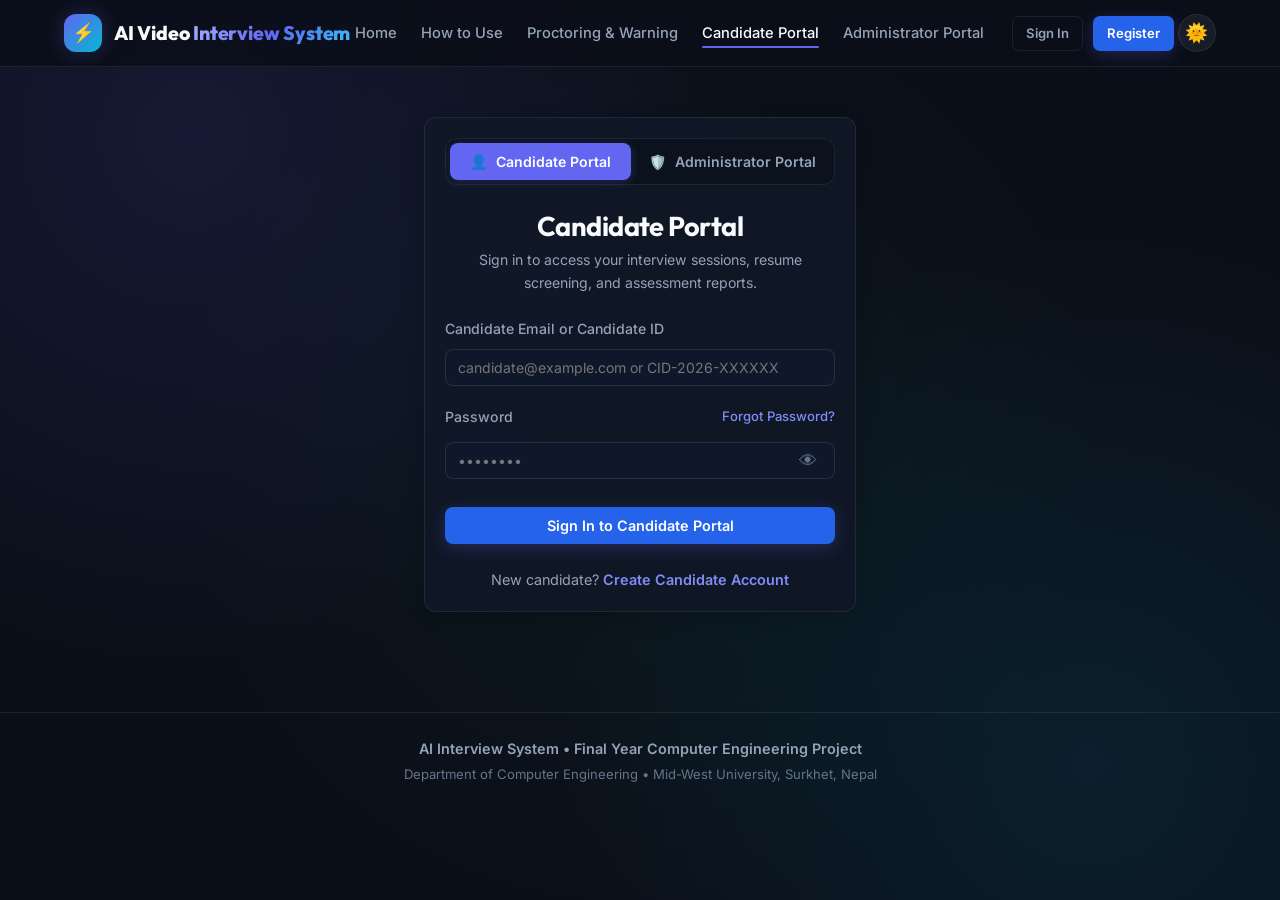
<file: frontend/dashboard.html>
<!DOCTYPE html>
<html lang="en">
<head>
  <meta charset="UTF-8">
  <meta name="viewport" content="width=device-width, initial-scale=1.0">
  <title>Candidate Portal - AI Video Interview System</title>
  <link rel="preconnect" href="https://fonts.googleapis.com">
  <link rel="preconnect" href="https://fonts.gstatic.com" crossorigin>
  <link href="https://fonts.googleapis.com/css2?family=Inter:wght@400;500;600;700&family=Outfit:wght@600;700;800&display=swap" rel="stylesheet">
  <link rel="stylesheet" href="css/style.css">
  <style>
    /* Critical UI baseline & element isolation */
    *, *::before, *::after { box-sizing: border-box; }
    :root {
      --primary: #2563eb;
      --bg-page: #f8fafc;
      --text-primary: #0f172a;
      --font-sans: 'Inter', system-ui, -apple-system, BlinkMacSystemFont, 'Segoe UI', Roboto, sans-serif;
    }
    [data-theme="dark"] {
      --bg-page: #0b0f19;
      --text-primary: #f8fafc;
    }
    body {
      margin: 0;
      padding: 0;
      font-family: var(--font-sans);
      background-color: var(--bg-page);
      color: var(--text-primary);
      -webkit-font-smoothing: antialiased;
      -moz-osx-font-smoothing: grayscale;
      overflow-x: hidden;
    }
    .candidate-app-layout {
      display: flex;
      min-height: 100vh;
      width: 100%;
      max-width: 100vw;
      overflow-x: hidden;
    }
    @media (min-width: 1025px) {
      .candidate-sidebar {
        width: 250px;
        min-width: 250px;
        height: 100vh;
        position: sticky;
        top: 0;
        background: #0b1120;
        display: flex;
        flex-direction: column;
        z-index: 100;
      }
      .candidate-sidebar.collapsed {
        width: 80px;
        min-width: 80px;
      }
    }
    @media (max-width: 1024px) {
      .candidate-sidebar {
        position: fixed !important;
        top: 0;
        left: 0;
        bottom: 0;
        width: 280px !important;
        min-width: 0 !important;
        transform: translateX(-100%) !important;
        z-index: 1100 !important;
        background: #0b1120;
        display: flex;
        flex-direction: column;
        transition: transform 0.3s cubic-bezier(0.16, 1, 0.3, 1);
      }
      .candidate-sidebar.drawer-open {
        transform: translateX(0) !important;
      }
      .candidate-main-content {
        width: 100% !important;
        max-width: 100vw !important;
        min-width: 0 !important;
        margin: 0 !important;
        flex: 1 1 100% !important;
      }
      .sidebar-mobile-toggle {
        display: flex !important;
      }
    }
    .candidate-main-content {
      flex: 1;
      min-width: 0;
      display: flex;
      flex-direction: column;
      min-height: 100vh;
      overflow-x: hidden;
    }
    .view-pane {
      display: none !important;
    }
    .view-pane.active {
      display: block !important;
    }
    .modal-overlay {
      display: none !important;
      position: fixed;
      inset: 0;
      z-index: 9999;
      align-items: center;
      justify-content: center;
      background: rgba(11, 15, 25, 0.75);
    }
    .modal-overlay.open {
      display: flex !important;
    }
    @media (max-width: 640px) {
      .candidate-topbar {
        height: 56px !important;
        padding: 0 12px !important;
        gap: 8px !important;
      }
      .topbar-left {
        gap: 8px !important;
        flex: 1;
        min-width: 0;
      }
      .topbar-section-title {
        font-size: 0.95rem !important;
        white-space: nowrap !important;
        overflow: hidden !important;
        text-overflow: ellipsis !important;
        max-width: 165px !important;
      }
      .topbar-right {
        gap: 6px !important;
        flex-shrink: 0;
      }
      .topbar-candidate-name,
      .topbar-chevron {
        display: none !important;
      }
      .topbar-candidate-chip {
        padding: 2px !important;
        border: none !important;
        background: transparent !important;
      }
      .topbar-btn {
        width: 34px !important;
        height: 34px !important;
        padding: 0 !important;
      }
      .dash-welcome-title {
        font-size: 1.35rem !important;
      }
      .dash-welcome-subtitle {
        font-size: 0.84rem !important;
      }
      .candidate-views-container {
        padding: 14px 10px !important;
        width: 100% !important;
        max-width: 100vw !important;
      }
    }
  </style>
  <script>(function(){try{var t=localStorage.getItem("ai_theme")||"dark";document.documentElement.setAttribute("data-theme",t);}catch(e){}})();</script>
</head>
<body>

  <div class="candidate-app-layout" id="candidate-app-layout">
    
    <!-- ===================================================================
         CANDIDATE SIDEBAR NAVIGATION (LEFT SIDE)
         =================================================================== -->
    <aside class="candidate-sidebar" id="candidate-sidebar">
      
      <!-- Brand / Logo Header -->
      <div class="sidebar-brand-header">
        <a href="index.html" class="sidebar-brand-logo" title="AI Video Interview System">
          <div class="sidebar-brand-icon">
            <svg width="20" height="20" viewBox="0 0 24 24" fill="none" stroke="currentColor" stroke-width="2.5" stroke-linecap="round" stroke-linejoin="round"><path d="M12 2a10 10 0 1 0 10 10A10 10 0 0 0 12 2zm0 18a8 8 0 1 1 8-8 8 8 0 0 1-8 8z"></path><path d="m9 12 2 2 4-4"></path></svg>
          </div>
          <div class="sidebar-brand-text">
            <span class="sidebar-brand-title" style="font-size: 1.05rem; font-weight: 700; color: #ffffff; letter-spacing: -0.01em;">AI Interview</span>
            <span class="sidebar-brand-subtitle">Candidate Portal</span>
          </div>
        </a>
      </div>

      <!-- Navigation Section Grouped by Architecture -->
      <div class="sidebar-nav-container">
        
        <!-- Workspace Group -->
        <div class="sidebar-nav-group">
          <div class="sidebar-group-title">Workspace</div>
          <a href="#dashboard" class="sidebar-nav-item active" data-view="dashboard" data-title="Dashboard">
            <span class="nav-icon">
              <svg width="18" height="18" viewBox="0 0 24 24" fill="none" stroke="currentColor" stroke-width="2" stroke-linecap="round" stroke-linejoin="round"><rect x="3" y="3" width="7" height="7"></rect><rect x="14" y="3" width="7" height="7"></rect><rect x="14" y="14" width="7" height="7"></rect><rect x="3" y="14" width="7" height="7"></rect></svg>
            </span>
            <span class="nav-label">Dashboard</span>
          </a>
        </div>

        <!-- Assessment Group -->
        <div class="sidebar-nav-group">
          <div class="sidebar-group-title">Assessment</div>
          <a href="#start-interview" class="sidebar-nav-item" data-view="start-interview" data-title="Start Interview">
            <span class="nav-icon">
              <svg width="18" height="18" viewBox="0 0 24 24" fill="none" stroke="currentColor" stroke-width="2" stroke-linecap="round" stroke-linejoin="round"><polygon points="23 7 16 12 23 17 23 7"></polygon><rect x="1" y="5" width="15" height="14" rx="2" ry="2"></rect></svg>
            </span>
            <span class="nav-label">Start Interview</span>
            <span class="nav-badge badge-success" id="sidebar-badge-interview-ready" style="display:none;">Ready</span>
          </a>
          <a href="#history" class="sidebar-nav-item" data-view="history" data-title="Interview History">
            <span class="nav-icon">
              <svg width="18" height="18" viewBox="0 0 24 24" fill="none" stroke="currentColor" stroke-width="2" stroke-linecap="round" stroke-linejoin="round"><circle cx="12" cy="12" r="10"></circle><polyline points="12 6 12 12 16 14"></polyline></svg>
            </span>
            <span class="nav-label">Interview History</span>
          </a>
          <!-- AI Reports Navigation Link (Hidden per user request) -->
          <a href="#reports" class="sidebar-nav-item" data-view="reports" data-title="AI Reports" style="display: none !important;">
            <span class="nav-icon">
              <svg width="18" height="18" viewBox="0 0 24 24" fill="none" stroke="currentColor" stroke-width="2" stroke-linecap="round" stroke-linejoin="round"><line x1="18" y1="20" x2="18" y2="10"></line><line x1="12" y1="20" x2="12" y2="4"></line><line x1="6" y1="20" x2="6" y2="14"></line></svg>
            </span>
            <span class="nav-label">AI Reports</span>
          </a>
        </div>

        <!-- Career Profile Group -->
        <div class="sidebar-nav-group">
          <div class="sidebar-group-title">Career Profile</div>
          <a href="#resume" class="sidebar-nav-item" data-view="resume" data-title="My Resume">
            <span class="nav-icon">
              <svg width="18" height="18" viewBox="0 0 24 24" fill="none" stroke="currentColor" stroke-width="2" stroke-linecap="round" stroke-linejoin="round"><path d="M14 2H6a2 2 0 0 0-2 2v16a2 2 0 0 0 2 2h12a2 2 0 0 0 2-2V8z"></path><polyline points="14 2 14 8 20 8"></polyline><line x1="16" y1="13" x2="8" y2="13"></line><line x1="16" y1="17" x2="8" y2="17"></line><polyline points="10 9 9 9 8 9"></polyline></svg>
            </span>
            <span class="nav-label">My Resume</span>
            <span class="nav-badge" id="sidebar-badge-cv" style="display:none;"></span>
          </a>
          <a href="#profile" class="sidebar-nav-item" data-view="profile" data-title="Profile & Skills">
            <span class="nav-icon">
              <svg width="18" height="18" viewBox="0 0 24 24" fill="none" stroke="currentColor" stroke-width="2" stroke-linecap="round" stroke-linejoin="round"><path d="M20 21v-2a4 4 0 0 0-4-4H8a4 4 0 0 0-4 4v2"></path><circle cx="12" cy="7" r="4"></circle></svg>
            </span>
            <span class="nav-label">Profile & Skills</span>
          </a>
        </div>

        <!-- Account Group -->
        <div class="sidebar-nav-group">
          <div class="sidebar-group-title">Account</div>
          <a href="#notifications" class="sidebar-nav-item" data-view="notifications" data-title="Notifications" id="sidebar-nav-notifications">
            <span class="nav-icon">
              <svg width="18" height="18" viewBox="0 0 24 24" fill="none" stroke="currentColor" stroke-width="2" stroke-linecap="round" stroke-linejoin="round"><path d="M18 8A6 6 0 0 0 6 8c0 7-3 9-3 9h18s-3-2-3-9"></path><path d="M13.73 21a2 2 0 0 1-3.46 0"></path></svg>
            </span>
            <span class="nav-label">Notifications</span>
            <span class="nav-badge badge-count" id="sidebar-badge-notifs" style="display:none;">2</span>
          </a>
          <a href="#settings" class="sidebar-nav-item" data-view="settings" data-title="Settings">
            <span class="nav-icon">
              <svg width="18" height="18" viewBox="0 0 24 24" fill="none" stroke="currentColor" stroke-width="2" stroke-linecap="round" stroke-linejoin="round"><circle cx="12" cy="12" r="3"></circle><path d="M19.4 15a1.65 1.65 0 0 0 .33 1.82l.06.06a2 2 0 0 1 0 2.83 2 2 0 0 1-2.83 0l-.06-.06a1.65 1.65 0 0 0-1.82-.33 1.65 1.65 0 0 0-1 1.51V21a2 2 0 0 1-2 2 2 2 0 0 1-2-2v-.09A1.65 1.65 0 0 0 9 19.4a1.65 1.65 0 0 0-1.82.33l-.06.06a2 2 0 0 1-2.83 0 2 2 0 0 1 0-2.83l.06-.06a1.65 1.65 0 0 0-.33-1.82V9a1.65 1.65 0 0 0 1.51 1H21a2 2 0 0 1 2 2 2 2 0 0 1-2 2h-.09a1.65 1.65 0 0 0-1.51 1z"></path></svg>
            </span>
            <span class="nav-label">Settings</span>
          </a>
        </div>

        <!-- Support Group -->
        <div class="sidebar-nav-group">
          <div class="sidebar-group-title">Support</div>
          <a href="#support" class="sidebar-nav-item" data-view="support" data-title="Help & Support">
            <span class="nav-icon">
              <svg width="18" height="18" viewBox="0 0 24 24" fill="none" stroke="currentColor" stroke-width="2" stroke-linecap="round" stroke-linejoin="round"><circle cx="12" cy="12" r="10"></circle><path d="M9.09 9a3 3 0 0 1 5.83 1c0 2-3 3-3 3"></path><line x1="12" y1="17" x2="12.01" y2="17"></line></svg>
            </span>
            <span class="nav-label">Help & Support</span>
          </a>
        </div>

      </div>

      <!-- Sidebar Bottom Pinned Area: Logout -->
      <div class="sidebar-bottom-container">
        <!-- Candidate Mini Profile Card (Hidden per user request) -->
        <div class="candidate-mini-profile" id="sidebar-mini-profile" onclick="navigateToView('profile')" style="display: none !important;" title="View Profile & Skills">
          <div class="candidate-mini-avatar-wrap">
            <img id="sidebar-candidate-avatar" class="candidate-mini-avatar" src="data:image/svg+xml;utf8,<svg xmlns='http://www.w3.org/2000/svg' width='44' height='44' viewBox='0 0 24 24' fill='%236366f1'><circle cx='12' cy='8' r='4'/><path d='M4 20c0-4 4-6 8-6s8 2 8 6'/></svg>" alt="Avatar">
            <span class="candidate-mini-status-dot" title="Online & Active"></span>
          <div class="candidate-mini-text">
            <div class="candidate-mini-name" id="sidebar-candidate-name">Candidate</div>
            <div class="candidate-mini-id" id="sidebar-candidate-id">CID-PENDING</div>
          </div>
        </div>

        <!-- Logout Action Button -->
        <a href="javascript:void(0)" class="sidebar-nav-item nav-logout" id="btn-sidebar-logout" data-title="Logout" style="margin-top:0;">
          <span class="nav-icon">
            <svg width="18" height="18" viewBox="0 0 24 24" fill="none" stroke="currentColor" stroke-width="2" stroke-linecap="round" stroke-linejoin="round"><path d="M9 21H5a2 2 0 0 1-2-2V5a2 2 0 0 1 2-2h4"></path><polyline points="16 17 21 12 16 7"></polyline><line x1="21" y1="12" x2="9" y2="12"></line></svg>
          </span>
          <span class="nav-label">Logout</span>
        </a>

        <!-- Sidebar Collapse Toggle (Hidden per user request) -->
        <div class="sidebar-footer-actions" style="display: none !important;">
          <button type="button" class="sidebar-collapse-btn" id="btn-sidebar-collapse" title="Collapse or Expand Sidebar" aria-label="Collapse sidebar">
            <span class="collapse-icon">
              <svg width="16" height="16" viewBox="0 0 24 24" fill="none" stroke="currentColor" stroke-width="2.5" stroke-linecap="round" stroke-linejoin="round"><polyline points="15 18 9 12 15 6"/></svg>
            </span>
            <span class="collapse-label">Collapse</span>
          </button>
        </div>
      </div>

    </aside>

    <!-- Mobile Drawer Dimming Backdrop -->
    <div class="sidebar-backdrop" id="sidebar-backdrop"></div>

    <!-- ===================================================================
         MAIN CONTENT AREA
         =================================================================== -->
    <main class="candidate-main-content">
      
      <!-- Candidate Top Header Bar -->
      <header class="candidate-topbar">
        <div class="topbar-left">
          <button type="button" class="sidebar-mobile-toggle" id="btn-mobile-sidebar-toggle" aria-label="Open Navigation Menu">
            <svg width="20" height="20" viewBox="0 0 24 24" fill="none" stroke="currentColor" stroke-width="2.2" stroke-linecap="round" stroke-linejoin="round"><line x1="3" y1="6" x2="21" y2="6"/><line x1="3" y1="12" x2="21" y2="12"/><line x1="3" y1="18" x2="21" y2="18"/></svg>
          </button>
          <div class="topbar-title-wrap">
            <h1 class="topbar-section-title" id="topbar-page-title" style="font-size: 1.15rem; font-weight: 700; color: var(--text-primary); letter-spacing: -0.01em;">AI Interview Assessment System</h1>
            <span style="display:none;">Candidate Dashboard</span>
          </div>
          <!-- Hidden hook to maintain selector backward compatibility -->
          <span id="topbar-candidate-name-greet" style="display:none;">Candidate</span>
        </div>

        <div class="topbar-right">
          <!-- Hidden hooks -->
          <div class="topbar-readiness-pill" id="topbar-readiness-pill" onclick="navigateToView('start-interview')" style="display:none;">
            <span id="topbar-readiness-text">Ready</span>
          </div>
          <span id="topbar-cid-wrap" style="display:none;"><span id="topbar-cid-text"></span><button id="btn-topbar-copy-cid"></button></span>

          <!-- Notifications Bell -->
          <button type="button" class="topbar-btn" id="topbar-bell-btn" title="View Notifications" onclick="navigateToView('notifications')" aria-label="Notifications">
            <svg width="18" height="18" viewBox="0 0 24 24" fill="none" stroke="currentColor" stroke-width="2" stroke-linecap="round" stroke-linejoin="round"><path d="M18 8A6 6 0 0 0 6 8c0 7-3 9-3 9h18s-3-2-3-9"/><path d="M13.73 21a2 2 0 0 1-3.46 0"/></svg>
            <span class="topbar-btn-badge" id="topbar-notif-count" style="display:none;">2</span>
          </button>

          <!-- Theme Toggle Shortcut -->
          <button type="button" class="topbar-btn" id="btn-topbar-theme-toggle" title="Toggle Dark/Light Mode" onclick="ThemeManager.toggleTheme()" aria-label="Toggle theme">
            <svg id="topbar-theme-sun" width="18" height="18" viewBox="0 0 24 24" fill="none" stroke="currentColor" stroke-width="2" stroke-linecap="round" stroke-linejoin="round"><circle cx="12" cy="12" r="5"/><line x1="12" y1="1" x2="12" y2="3"/><line x1="12" y1="21" x2="12" y2="23"/><line x1="4.22" y1="4.22" x2="5.64" y2="5.64"/><line x1="18.36" y1="18.36" x2="19.78" y2="19.78"/><line x1="1" y1="12" x2="3" y2="12"/><line x1="21" y1="12" x2="23" y2="12"/><line x1="4.22" y1="19.78" x2="5.64" y2="18.36"/><line x1="18.36" y1="5.64" x2="19.78" y2="4.22"/></svg>
            <svg id="topbar-theme-moon" width="18" height="18" viewBox="0 0 24 24" fill="none" stroke="currentColor" stroke-width="2" stroke-linecap="round" stroke-linejoin="round" style="display:none;"><path d="M21 12.79A9 9 0 1 1 11.21 3 7 7 0 0 0 21 12.79z"/></svg>
          </button>

          <!-- Candidate User Dropdown Menu Container -->
          <div class="topbar-profile-menu-container" id="topbar-profile-menu-container">
            <button type="button" class="topbar-candidate-chip" id="topbar-candidate-chip" aria-expanded="false" title="Candidate Account Menu">
              <img id="topbar-candidate-avatar" class="topbar-candidate-avatar" src="data:image/svg+xml;utf8,<svg xmlns='http://www.w3.org/2000/svg' width='34' height='34' viewBox='0 0 24 24' fill='%236366f1'><circle cx='12' cy='8' r='4'/><path d='M4 20c0-4 4-6 8-6s8 2 8 6'/></svg>" alt="User">
              <span class="topbar-candidate-name" id="topbar-candidate-name">Candidate</span>
              <span class="topbar-chevron">▾</span>
            </button>
            <div class="topbar-dropdown-menu" id="topbar-profile-dropdown">
              <div class="topbar-dropdown-header">
                <span class="dropdown-user-name" id="dropdown-candidate-name">Candidate</span>
                <span class="dropdown-cid-badge" id="dropdown-candidate-id">CID-PENDING</span>
              </div>
              <div class="topbar-dropdown-divider"></div>
              <a href="#profile" class="topbar-dropdown-item" onclick="navigateToView('profile'); closeCandidateDropdown();">
                <span>👤</span> Profile & Skills
              </a>
              <a href="#settings" class="topbar-dropdown-item" onclick="navigateToView('settings'); closeCandidateDropdown();">
                <span>⚙️</span> Settings & Security
              </a>
              <div class="topbar-dropdown-divider"></div>
              <button type="button" class="topbar-dropdown-item text-danger" onclick="triggerCandidateLogout()">
                <span>🚪</span> Logout
              </button>
            </div>
          </div>
        </div>
      </header>

      <!-- Views Container -->
      <div class="candidate-views-container">

        <!-- =============================================================
             VIEW 1: DASHBOARD (PROFESSIONAL CANDIDATE OVERVIEW)
             ============================================================= -->
        <section id="view-dashboard" class="view-pane active">
          
          <!-- 1. Single Top Welcome Header -->
          <div class="dash-welcome-header">
            <h2 class="dash-welcome-title">Welcome back, <span id="dash-greeting-name">Candidate</span> 👋</h2>
            <p class="dash-welcome-subtitle">Track your interview progress, resume verification, and assessment readiness from one place.</p>
          </div>

          <!-- Hidden legacy profile hooks for backward compatibility -->
          <div style="display:none;" aria-hidden="true">
            <span id="candidate-name">Candidate</span>
            <span id="candidate-email">candidate@example.com</span>
            <span id="candidate-discipline">Software Engineer</span>
            <span id="candidate-id-display">CID-PENDING</span>
            <img id="candidate-avatar" src="data:image/svg+xml;utf8,<svg xmlns='http://www.w3.org/2000/svg' width='88' height='88' viewBox='0 0 24 24' fill='%236366f1'><circle cx='12' cy='8' r='4'/><path d='M4 20c0-4 4-6 8-6s8 2 8 6'/></svg>" alt="Avatar">
            <button type="button" id="btn-change-photo-badge" onclick="openLiveCameraModal()"></button>
            <button type="button" id="btn-change-photo-text" onclick="openLiveCameraModal()"></button>
            <span id="profile-progress-pct">0%</span>
            <div id="profile-progress-fill" style="width:0%;"></div>
            <div id="profile-milestones-row">
              <span id="milestone-account">✓ Account Created</span>
              <span id="milestone-email">✓ Email Verified</span>
              <span id="milestone-cv">CV Pending</span>
              <span id="milestone-hardware">Hardware Pending</span>
            </div>
            <!-- Dossier preservation -->
            <div class="dash-resume-dossier-card">
              <span id="dash-resume-filename-val">No CV Uploaded</span>
              <span id="dash-resume-date-val">Pending</span>
              <span id="dash-resume-detected-val">None</span>
              <span id="dash-resume-verif-badge">Pending</span>
              <span id="dash-resume-match-val">Match: 0%</span>
            </div>
            <div class="dash-content-card">
              <span id="dash-profile-card-name">Candidate</span>
              <span id="dash-profile-card-cid">CID-PENDING</span>
              <img id="dash-profile-card-avatar" src="data:image/svg+xml;utf8,<svg xmlns='http://www.w3.org/2000/svg' width='44' height='44' viewBox='0 0 24 24' fill='%236366f1'><circle cx='12' cy='8' r='4'/><path d='M4 20c0-4 4-6 8-6s8 2 8 6'/></svg>" alt="Avatar">
              <div id="skills-badge-list"></div>
              <span id="stat-skills-count">No CV Uploaded</span>
            </div>
            <div class="dash-metrics-7-grid">
              <span id="stat-card-last-date">--</span>
            </div>
            <div id="interview-history-list"></div>
          </div>

          <!-- 2. Assessment Readiness Status Banner (Hidden per user request) -->
          <div class="dash-readiness-banner" id="dash-readiness-banner" style="display: none !important;">
            <div class="dash-readiness-left">
              <div class="dash-readiness-badge" id="dash-readiness-badge">
                <span class="readiness-dot"></span>
                <span id="dash-readiness-status-text">Ready to Start</span>
              </div>
              <h3 class="dash-readiness-title">Assessment Readiness</h3>
              <p class="dash-readiness-desc" id="dash-readiness-desc">
                Your account, CV, identity verification, and assessment requirements have been checked.
              </p>
            </div>
            <div class="dash-readiness-right">
              <div class="dash-readiness-progress-row">
                <span class="dash-readiness-pct-value" id="readiness-progress-pct">80%</span>
                <span class="dash-readiness-pct-total">/ 100%</span>
              </div>
              <div class="dash-readiness-progress-track">
                <div class="dash-readiness-progress-bar" id="readiness-progress-fill" style="width: 80%;"></div>
              </div>
              <span class="dash-readiness-sublabel" id="readiness-progress-sublabel">Camera & microphone test pending (20%)</span>
            </div>
          </div>

          <!-- Security Status Alert Banner -->
          <div id="cv-security-alert" class="glass-card" style="display: none; margin-bottom: 24px; padding: 18px 22px; border: 1px solid rgba(244, 63, 94, 0.5); background: rgba(244, 63, 94, 0.08); border-radius: 12px;">
            <div style="display: flex; justify-content: space-between; align-items: center; flex-wrap: wrap; gap: 14px;">
              <div style="display: flex; align-items: center; gap: 12px;">
                <span style="font-size: 1.8rem;">⚠️</span>
                <div>
                  <div id="cv-alert-title" style="font-weight: 700; color: #f87171; font-size: 1rem;">Interview Security Guard: Name Mismatch</div>
                  <div id="cv-alert-msg" style="font-size: 0.88rem; color: #fecdd3; margin-top: 2px;">Your registered name does not match the name on your CV. Please upload the correct CV.</div>
                </div>
              </div>
              <button type="button" onclick="navigateToView('resume')" id="cv-alert-btn" class="btn btn-primary btn-sm" style="background: var(--accent-rose); border-color: rgba(244,63,94,0.4);">
                Upload Correct CV
              </button>
            </div>
          </div>

          <!-- 3. 6 Compact KPI / Summary Cards Grid -->
          <div class="dash-kpi-grid-6">
            <!-- 1. Candidate ID -->
            <div class="dash-kpi-card" id="kpi-card-cid">
              <div class="dash-kpi-top">
                <span class="dash-kpi-title">Candidate ID</span>
                <span class="dash-kpi-icon">🪪</span>
              </div>
              <div>
                <div class="dash-kpi-value-row">
                  <span id="stat-card-cid" class="dash-kpi-main-val" style="font-size:1.05rem; font-family:monospace;">CID-2026-HDP62N</span>
                  <button type="button" id="btn-copy-candidate-id" class="copy-icon-btn" title="Copy Candidate ID" style="padding:2px 6px; font-size:0.75rem;">📋 Copy</button>
                </div>
                <div class="dash-kpi-desc">Permanent Identification</div>
              </div>
            </div>

            <!-- 2. Interview Status -->
            <div class="dash-kpi-card" id="kpi-card-status">
              <div class="dash-kpi-top">
                <span class="dash-kpi-title">Interview Status</span>
                <span class="dash-kpi-icon">🎯</span>
              </div>
              <div>
                <div class="dash-kpi-value-row">
                  <span id="stat-card-interview-status" class="dash-kpi-main-val">Ready</span>
                  <span id="stat-card-interview-sub" class="dash-status-pill verified">Ready to Start</span>
                </div>
                <div class="dash-kpi-desc">Adaptive Assessment</div>
              </div>
            </div>

            <!-- 3. Resume Status -->
            <div class="dash-kpi-card" id="kpi-card-resume">
              <div class="dash-kpi-top">
                <span class="dash-kpi-title">Resume</span>
                <span class="dash-kpi-icon">📄</span>
              </div>
              <div>
                <div class="dash-kpi-value-row">
                  <span id="stat-card-resume-status" class="dash-kpi-main-val">Verified</span>
                  <span id="stat-card-resume-sub" class="dash-status-pill verified" title="NLP resume-role screening score — not identity verification">Screening: 27.7%</span>
                </div>
                <div class="dash-kpi-desc" id="stat-card-resume-desc">Identity Verified · Role Match Score</div>
                <!-- Legacy hooks -->
                <span id="stat-screening-score" style="display:none;">27.7%</span>
                <span id="stat-resume-status" style="display:none;">✓ Verified</span>
              </div>
            </div>

            <!-- 4. Completed Sessions -->
            <div class="dash-kpi-card" id="kpi-card-sessions">
              <div class="dash-kpi-top">
                <span class="dash-kpi-title">Completed Sessions</span>
                <span class="dash-kpi-icon">📊</span>
              </div>
              <div>
                <div class="dash-kpi-value-row">
                  <span id="stat-card-completed-count" class="dash-kpi-main-val">2</span>
                  <span class="dash-status-pill verified">Evaluated</span>
                </div>
                <div class="dash-kpi-desc">Archived Dossiers</div>
                <!-- Legacy hook -->
                <span id="stat-interview-count" style="display:none;">2</span>
              </div>
            </div>

            <!-- 5. Latest Score -->
            <div class="dash-kpi-card" id="kpi-card-score">
              <div class="dash-kpi-top">
                <span class="dash-kpi-title">Latest Score</span>
                <span class="dash-kpi-icon">🏆</span>
              </div>
              <div>
                <div class="dash-kpi-value-row">
                  <span id="stat-card-interview-score" class="dash-kpi-main-val">73%</span>
                  <span id="stat-card-score-grade" class="dash-status-pill verified">Proficient</span>
                </div>
                <div class="dash-kpi-desc">Session #8 Assessment</div>
                <!-- Legacy hooks -->
                <span id="stat-latest-score" style="display:none;">73%</span>
                <span id="stat-performance-grade" style="display:none;">Proficient</span>
              </div>
            </div>

            <!-- 6. Profile Completion -->
            <div class="dash-kpi-card" id="kpi-card-profile">
              <div class="dash-kpi-top">
                <span class="dash-kpi-title">Profile Completion</span>
                <span class="dash-kpi-icon">👤</span>
              </div>
              <div>
                <div class="dash-kpi-value-row">
                  <span id="stat-card-profile-pct" class="dash-kpi-main-val">60%</span>
                  <span class="dash-status-pill verified">KYC Verified</span>
                </div>
                <div class="dash-kpi-desc">Identity & Skills Dossier</div>
              </div>
            </div>
          </div>

          <!-- 4. Main 2-Column Responsive Layout: Assessment Readiness + Next Action -->
          <div class="dash-main-2col-grid" style="grid-template-columns: 1fr;">
            
            <!-- Assessment Readiness Checklist Card (Hidden per user request) -->
            <div class="dash-readiness-checklist-card" style="display: none !important;">
              <div class="dash-card-header">
                <div>
                  <h3 class="dash-card-title">Assessment Readiness</h3>
                  <p class="dash-card-subtitle">Prerequisites required before launching your AI interview session</p>
                </div>
                <span class="dash-status-pill verified" id="readiness-checklist-summary-badge">5 / 6 Checked</span>
              </div>

              <div class="readiness-checklist-items">
                <!-- 1. Account Verified -->
                <div class="readiness-check-item passed" id="chk-account">
                  <div class="check-icon">✓</div>
                  <div class="check-info">
                    <div class="check-title">Account verified</div>
                    <div class="check-desc">Registered candidate account authenticated</div>
                  </div>
                </div>

                <!-- 2. Email Verified -->
                <div class="readiness-check-item passed" id="chk-email">
                  <div class="check-icon">✓</div>
                  <div class="check-info">
                    <div class="check-title">Email verified</div>
                    <div class="check-desc" id="chk-email-val">Email address confirmed</div>
                  </div>
                </div>

                <!-- 3. CV Uploaded -->
                <div class="readiness-check-item passed" id="chk-cv">
                  <div class="check-icon" id="chk-cv-icon">✓</div>
                  <div class="check-info">
                    <div class="check-title">CV uploaded</div>
                    <div class="check-desc" id="chk-cv-filename">No CV Uploaded</div>
                  </div>
                  <button type="button" class="btn-check-action" onclick="navigateToView('resume')">Manage CV</button>
                </div>

                <!-- 4. CV Identity Verified -->
                <div class="readiness-check-item passed" id="chk-identity">
                  <div class="check-icon" id="chk-identity-icon">✓</div>
                  <div class="check-info">
                    <div class="check-title">CV identity verified</div>
                    <div class="check-desc" id="chk-identity-desc">Candidate name matches registered profile</div>
                  </div>
                  <span class="dash-status-pill verified" id="chk-identity-badge">✓ Verified</span>
                </div>

                <!-- 5. Target Role Selected -->
                <div class="readiness-check-item passed" id="chk-role">
                  <div class="check-icon">✓</div>
                  <div class="check-info">
                    <div class="check-title">Target role selected</div>
                    <div class="check-desc" id="chk-role-name">Software Engineer</div>
                  </div>
                  <button type="button" class="btn-check-action" onclick="navigateToView('profile')">Change</button>
                </div>

                <!-- 6. Camera & Microphone Test -->
                <div class="readiness-check-item pending" id="chk-hardware">
                  <div class="check-icon" id="chk-hw-icon">⚠</div>
                  <div class="check-info">
                    <div class="check-title">Camera & microphone test</div>
                    <div class="check-desc" id="chk-hw-desc">Your device has not been tested yet.</div>
                  </div>
                  <button type="button" class="btn-check-action btn-test-action" id="btn-readiness-test-devices" onclick="navigateToView('start-interview'); toggleHardwareTest();">Test Devices</button>
                </div>
              </div>
            </div>

            <!-- RIGHT COLUMN: Next Action Launchpad Card -->
            <div class="dash-launchpad-card" style="margin-bottom:0; display:flex; flex-direction:column; justify-content:space-between;">
              <div>
                <div class="dash-launchpad-badge">ADAPTIVE AI INTERVIEW</div>
                <h3 class="dash-card-title" style="font-size:1.25rem; margin-top:4px;">Ready for your AI Interview?</h3>
                <p class="dash-card-subtitle" style="margin-top:4px; line-height:1.5;">
                  Complete your assessment through our adaptive AI interview system featuring real-time speech evaluation and proctoring.
                </p>

                <div class="dash-launch-specs-grid">
                  <div class="launch-spec-item">
                    <span class="launch-spec-label">Target Role</span>
                    <span class="launch-spec-value" id="dash-launch-role">Software Engineer</span>
                  </div>
                  <div class="launch-spec-item">
                    <span class="launch-spec-label">Questions</span>
                    <span class="launch-spec-value">5 Dynamic Questions</span>
                  </div>
                  <div class="launch-spec-item">
                    <span class="launch-spec-label">Est. Duration</span>
                    <span class="launch-spec-value">10–15 minutes</span>
                  </div>
                  <div class="launch-spec-item">
                    <span class="launch-spec-label">Requirements</span>
                    <span class="launch-spec-value" style="font-size:0.82rem;">Camera • Microphone • Verified CV</span>
                  </div>
                </div>

                <!-- Legacy hooks preservation -->
                <span id="dash-launch-type" style="display:none;">Software Engineer Adaptive Evaluation</span>
                <span id="dash-launch-resume-status" style="display:none;">Verified</span>
                <span id="dash-launch-prev-score" style="display:none;">73%</span>
              </div>

              <!-- Action Gating Area -->
              <div style="margin-top:16px;">
                <div id="dash-launch-gate-msg" class="dash-launchpad-warning" style="margin-bottom:12px;">
                  Checking pre-interview requirements...
                </div>
                <button type="button" id="btn-dash-start-interview" class="btn-dash-primary-gate" onclick="handleLaunchInterview()" style="width:100%; justify-content:center; font-size:1rem; padding:14px 20px;">
                  Launch Interview →
                </button>
              </div>
            </div>

          </div>

          <!-- 5. Recent Interviews Section (Strictly Latest 3 Sessions) -->
          <div class="dash-recent-interviews-section">
            <div class="dash-section-header">
              <div>
                <h3 class="dash-section-title">Recent Interviews</h3>
                <p class="dash-section-subtitle">Displaying your latest 3 AI assessment sessions</p>
              </div>
              <button type="button" onclick="navigateToView('history')" class="dash-btn-link">View All History →</button>
            </div>

            <!-- Responsive Table Container -->
            <div class="dash-history-table-wrap">
              <table class="dash-history-table">
                <thead>
                  <tr>
                    <th>Session</th>
                    <th>Role</th>
                    <th>Date</th>
                    <th>Score</th>
                    <th>Status</th>
                    <th>Action</th>
                  </tr>
                </thead>
                <tbody id="dash-recent-history-tbody">
                  <!-- Populated dynamically via controller (latest 3 only) -->
                  <tr>
                    <td><strong style="font-family:monospace; color:#3b82f6;">#9</strong></td>
                    <td><strong>Software Engineer</strong></td>
                    <td>Sep 22, 2026</td>
                    <td><strong>0%</strong></td>
                    <td><span class="dash-status-badge in-progress">In Progress</span></td>
                    <td><a href="interview.html" class="dash-btn-table-action continue">Continue</a></td>
                  </tr>
                  <tr>
                    <td><strong style="font-family:monospace; color:#3b82f6;">#8</strong></td>
                    <td><strong>Software Engineer</strong></td>
                    <td>Sep 22, 2026</td>
                    <td><strong style="color:#10b981;">73%</strong></td>
                    <td><span class="dash-status-badge completed">Completed</span></td>
                    <td><button type="button" onclick="inspectReport(8)" class="dash-btn-table-action">View Report</button></td>
                  </tr>
                  <tr>
                    <td><strong style="font-family:monospace; color:#3b82f6;">#1</strong></td>
                    <td><strong>Software Engineer</strong></td>
                    <td>Sep 18, 2026</td>
                    <td><strong style="color:#818cf8;">69%</strong></td>
                    <td><span class="dash-status-badge completed">Completed</span></td>
                    <td><button type="button" onclick="inspectReport(1)" class="dash-btn-table-action">View Report</button></td>
                  </tr>
                </tbody>
              </table>
            </div>
          </div>

          <!-- 6. Performance Overview Section (Single Unified Section) -->
          <div class="dash-performance-overview-section">
            <div class="dash-section-header">
              <div>
                <h3 class="dash-section-title">Performance Overview</h3>
                <p class="dash-section-subtitle">Real-time competency evaluation aggregated across technical and verbal assessments</p>
              </div>
              <span class="dash-status-pill verified">Continuous AI Proctoring</span>
            </div>

            <div class="dash-perf-metrics-row">
              <!-- Technical Performance -->
              <div class="dash-perf-card">
                <div class="dash-perf-header">
                  <span class="dash-perf-label">Technical Performance</span>
                  <span class="dash-perf-val" id="dash-perf-tech-val">73%</span>
                </div>
                <div class="dash-perf-track">
                  <div id="dash-perf-tech-fill" class="dash-perf-fill tech" style="width: 73%;"></div>
                </div>
                <span class="dash-perf-subtext">NLP Benchmark Matching</span>
              </div>

              <!-- Communication Performance -->
              <div class="dash-perf-card">
                <div class="dash-perf-header">
                  <span class="dash-perf-label">Communication</span>
                  <span class="dash-perf-val" id="dash-perf-comm-val">--</span>
                </div>
                <div class="dash-perf-track">
                  <div id="dash-perf-comm-fill" class="dash-perf-fill comm" style="width: 0%;"></div>
                </div>
                <span class="dash-perf-subtext" id="dash-perf-comm-sub">Not evaluated yet</span>
              </div>

              <!-- Interview Completion -->
              <div class="dash-perf-card">
                <div class="dash-perf-header">
                  <span class="dash-perf-label">Interview Completion</span>
                  <span class="dash-perf-val" id="dash-perf-overall-val">100%</span>
                </div>
                <div class="dash-perf-track">
                  <div id="dash-perf-overall-fill" class="dash-perf-fill overall" style="width: 100%;"></div>
                </div>
                <span class="dash-perf-subtext">Assessment Criteria Cleared</span>
              </div>

              <!-- Proctoring Status -->
              <div class="dash-perf-card">
                <div class="dash-perf-header">
                  <span class="dash-perf-label">Proctoring</span>
                  <span class="dash-status-badge verified" style="font-size:0.85rem;">Clear</span>
                </div>
                <div class="dash-proctor-status-box">
                  <span style="color:#10b981;">✓</span> Face detection & integrity verified
                </div>
                <span class="dash-perf-subtext">MediaPipe Vision Stream</span>
              </div>
            </div>
          </div>

        </section>

        <!-- =============================================================
             VIEW 2: MY RESUME / CV
             ============================================================= -->
        <section id="view-resume" class="view-pane">
          <div class="pane-header">
            <div>
              <h1 class="pane-title">My Resume & <span class="gradient-text">Screening Dossier</span></h1>
              <p class="pane-subtitle">Manage your CV, screening information, and verified competencies.</p>
            </div>
            <div style="display:flex; gap:10px;">
              <button type="button" class="btn btn-secondary btn-sm" id="btn-download-resume" onclick="handleDownloadResume()">📥 Download CV</button>
              <button type="button" class="btn btn-outline btn-sm" id="btn-view-resume-online" onclick="handleViewResume()">👁️ View CV</button>
            </div>
          </div>

          <!-- Main Resume Dossier Card -->
          <div class="glass-card" style="margin-bottom: 24px;">
            <div style="display:flex; justify-content:space-between; align-items:center; flex-wrap:wrap; gap:16px; margin-bottom:16px;">
              <div style="display:flex; align-items:center; gap:14px;">
                <div style="width:48px; height:48px; border-radius:10px; background:rgba(37,99,235,0.12); display:flex; align-items:center; justify-content:center; font-size:1.6rem; color:#2563eb;">📄</div>
                <div>
                  <h3 style="font-size:1.15rem; margin:0;" id="resume-filename-display">No Resume Uploaded</h3>
                  <div style="font-size:0.85rem; color:var(--text-muted); margin-top:2px;" id="resume-meta-display">PDF, DOCX or TXT &bull; Upload your CV below</div>
                </div>
              </div>
              <div style="display:flex; align-items:center; gap:10px;">
                <button type="button" onclick="handleViewResume()" class="btn btn-outline btn-sm">View CV</button>
                <button type="button" onclick="handleDownloadResume()" class="btn btn-secondary btn-sm">Download CV</button>
                <button type="button" onclick="document.getElementById('resume-file-input').click()" class="btn btn-primary btn-sm">Upload CV</button>
              </div>
            </div>

            <!-- Resume Verification Details: Explicit Separation of Identity Verification vs Screening Match -->
            <div class="resume-verif-compare-grid">
              <!-- Left: Identity Verification -->
              <div class="resume-compare-item">
                <span class="resume-compare-title">Candidate Identity Verification</span>
                <div style="display:flex; align-items:center; gap:8px; margin-top:2px;">
                  <span id="resume-verif-status-val" class="dash-status-pill" style="font-size:0.85rem; background:rgba(245, 158, 11, 0.15); color:#f59e0b;">Pending Upload</span>
                  <span id="resume-verif-status-sub" style="font-size:0.85rem; color:var(--text-muted);">(Upload CV Below)</span>
                </div>
                <div style="font-size:0.82rem; color:var(--text-muted); margin-top:4px;">
                  Candidate: <strong id="resume-candidate-name-display" style="color:var(--text-primary);">Candidate</strong> &bull; 
                  CV Name: <strong id="resume-detected-name-display" style="color:var(--text-primary);">Pending Upload</strong>
                </div>
              </div>

              <!-- Right: Resume Screening Match -->
              <div class="resume-compare-item">
                <span class="resume-compare-title">Resume Screening Match</span>
                <div style="display:flex; align-items:center; gap:8px; margin-top:2px;">
                  <span id="resume-match-pill" class="resume-compare-val" style="color:#2563eb; font-size:1.25rem;">--%</span>
                  <span class="dash-status-pill" style="background:rgba(37,99,235,0.1); color:#2563eb;">Role Relevance</span>
                </div>
                <div style="font-size:0.82rem; color:var(--text-muted); margin-top:4px;">
                  Target Discipline: <strong id="resume-target-role-display" style="color:var(--text-primary);">Software Engineer</strong> (NLP keyword alignment)
                </div>
              </div>
            </div>

            <!-- Verification Notice Banner -->
            <div id="resume-verification-notice" style="padding:12px 16px; border-radius:var(--radius-md); background:rgba(245,158,11,0.08); border:1px solid rgba(245,158,11,0.25); font-size:0.88rem; margin-top:12px;">
              <span style="color:#f59e0b; font-weight:700;">ℹ️ Action Required:</span> Please upload your resume below to verify your candidate identity and calculate your role-specific screening match.
            </div>
          </div>

          <!-- Upload / Replace Dropzone Card with Modern Progress -->
          <div class="glass-card" style="margin-bottom: 24px;">
            <h3 style="font-size:1.1rem; margin-bottom:4px;">Upload or replace your resume</h3>
            <p style="color:var(--text-secondary); font-size:0.86rem; margin-bottom:18px;">PDF, DOCX, or TXT &bull; Maximum 10 MB</p>

            <form id="sidebar-resume-upload-form">
              <div style="display:flex; gap:16px; align-items:center; margin-bottom:16px; flex-wrap:wrap;">
                <div style="flex:1; min-width:220px;">
                  <label style="display:block; font-size:0.82rem; margin-bottom:6px; color:var(--text-secondary); font-weight:600;">Target Role for Screening</label>
                  <select id="resume-role-select" class="form-control">
                    <option value="Software Engineer">Software Engineer</option>
                    <option value="AI/ML Engineer">AI/ML Engineer</option>
                    <option value="Full Stack Developer">Full Stack Developer</option>
                    <option value="Data Scientist">Data Scientist</option>
                    <option value="Backend Developer">Backend Developer</option>
                    <option value="Frontend Developer">Frontend Developer</option>
                  </select>
                </div>
                <div style="align-self:flex-end;">
                  <button type="submit" id="btn-upload-new-resume" class="btn btn-primary" style="height:44px; padding:0 22px;">
                    ⚡ Upload & Parse Resume
                  </button>
                </div>
              </div>

              <div id="resume-upload-dropzone" class="dropzone" onclick="document.getElementById('resume-file-input').click()" style="cursor:pointer; padding:36px 20px; text-align:center; border:2px dashed #cbd5e1; border-radius:10px; background:#f8fafc; transition:all 0.2s ease;">
                <input type="file" id="resume-file-input" accept=".pdf,.docx,.txt" style="display:none;" onchange="handleResumeFileSelected(event)">
                <div id="dropzone-label">
                  <div style="font-size:2.2rem; margin-bottom:8px;">📁</div>
                  <div style="font-weight:700; font-size:0.98rem; color:var(--text-primary);" id="dropzone-text">Drag your resume here or Choose File</div>
                  <div style="font-size:0.8rem; color:var(--text-muted); margin-top:4px;">PDF, DOCX, or TXT &bull; Maximum 10 MB</div>
                </div>
              </div>

              <!-- Upload Step Progress State Tracker -->
              <div id="upload-step-tracker" style="display:none; margin-top:16px; padding:14px; background:rgba(37,99,235,0.04); border-radius:8px; border:1px solid rgba(37,99,235,0.15);">
                <div style="display:flex; justify-content:space-between; font-size:0.8rem; font-weight:700; color:#2563eb; margin-bottom:8px;">
                  <span id="step-parsing">1. Parsing Document</span>
                  <span id="step-skills">2. Extracting Skills</span>
                  <span id="step-identity">3. Checking Identity</span>
                  <span id="step-done">4. Verification Complete</span>
                </div>
                <div style="height:6px; background:#e2e8f0; border-radius:999px; overflow:hidden;">
                  <div id="upload-progress-fill" style="width:25%; height:100%; background:#2563eb; transition:width 0.4s ease;"></div>
                </div>
              </div>
            </form>
          </div>

          <!-- Extracted Qualifications & Skills -->
          <div class="grid-2">
            <div class="glass-card">
              <div style="display:flex; justify-content:space-between; align-items:center; margin-bottom:12px;">
                <h3 style="font-size:1.05rem; margin:0;">Technical Competencies</h3>
                <span id="resume-tech-count" style="font-size:0.75rem; color:var(--text-muted); font-weight:600;">No CV Uploaded</span>
              </div>
              <div id="resume-tech-skills" class="dash-skills-cloud">
                <span style="color:var(--text-muted); font-size:0.85rem;">Upload your resume above to extract technical competencies automatically.</span>
              </div>
            </div>
            <div class="glass-card">
              <div style="display:flex; justify-content:space-between; align-items:center; margin-bottom:12px;">
                <h3 style="font-size:1.05rem; margin:0;">Soft & Leadership Skills</h3>
                <span id="resume-soft-count" style="font-size:0.75rem; color:var(--text-muted); font-weight:600;">Pending Upload</span>
              </div>
              <div id="resume-soft-skills" class="dash-skills-cloud">
                <span style="color:var(--text-muted); font-size:0.85rem;">Upload your resume above to extract soft and leadership skills automatically.</span>
              </div>
            </div>
          </div>
        </section>

        <!-- =============================================================
             VIEW 3: START INTERVIEW (PRE-INTERVIEW READINESS & DEVICE TEST)
             ============================================================= -->
        <section id="view-start-interview" class="view-pane">
          <div class="pane-header">
            <div>
              <h1 class="pane-title">Start AI <span class="gradient-text">Interview</span></h1>
              <p class="pane-subtitle">Complete the readiness checklist before entering the AI interview room.</p>
            </div>
          </div>

          <!-- Readiness Checklist & Device Diagnostic -->
          <div class="dash-main-2col-grid" style="margin-bottom:24px;">
            
            <!-- Vertical Readiness Checklist Card -->
            <div class="condition-checklist-card">
              <div class="dash-card-header">
                <div>
                  <h3 class="dash-card-title">Readiness Checklist</h3>
                  <p class="dash-card-subtitle">All requirements must be satisfied before starting</p>
                </div>
                <span class="dash-status-pill verified" id="start-checklist-status-badge">Pre-Checks Active</span>
              </div>
              
              <!-- 1. Account Verified -->
              <div class="condition-item condition-passed" id="cond-account">
                <div style="display:flex; align-items:center; gap:14px;">
                  <div class="condition-status-icon">✓</div>
                  <div>
                    <div style="font-weight:700; font-size:0.92rem;">Account</div>
                    <div style="font-size:0.8rem; color:var(--text-muted);">Verified</div>
                  </div>
                </div>
                <span class="dash-status-pill verified">✓ Verified</span>
              </div>

              <!-- 2. Resume Uploaded -->
              <div class="condition-item condition-passed" id="cond-cv-uploaded">
                <div style="display:flex; align-items:center; gap:14px;">
                  <div class="condition-status-icon" id="cond-icon-cv">✓</div>
                  <div>
                    <div style="font-weight:700; font-size:0.92rem;">Resume</div>
                    <div style="font-size:0.8rem; color:var(--text-muted);" id="cond-desc-cv">Uploaded and verified</div>
                  </div>
                </div>
                <button type="button" class="btn-check-action" onclick="navigateToView('resume')" id="btn-fix-cv">Manage</button>
              </div>

              <!-- 3. Candidate Identity Verified -->
              <div class="condition-item condition-passed" id="cond-cv-verified">
                <div style="display:flex; align-items:center; gap:14px;">
                  <div class="condition-status-icon" id="cond-icon-name">✓</div>
                  <div>
                    <div style="font-weight:700; font-size:0.92rem;">Candidate Identity</div>
                    <div style="font-size:0.8rem; color:var(--text-muted);" id="cond-desc-name">Name verified with registered profile</div>
                  </div>
                </div>
                <span class="dash-status-pill verified" id="cond-badge-name">✓ Verified</span>
              </div>

              <!-- 4. Target Role Selected -->
              <div class="condition-item condition-passed" id="cond-target-role">
                <div style="display:flex; align-items:center; gap:14px;">
                  <div class="condition-status-icon">✓</div>
                  <div>
                    <div style="font-weight:700; font-size:0.92rem;">Target Role</div>
                    <div style="font-size:0.8rem; color:var(--text-muted);"><strong id="cond-role-name">Software Engineer</strong></div>
                  </div>
                </div>
                <button type="button" class="btn-check-action" onclick="navigateToView('profile')">Change</button>
              </div>

              <!-- 5. Camera & Microphone Diagnostic -->
              <div class="condition-item" id="cond-hardware">
                <div style="display:flex; align-items:center; gap:14px;">
                  <div class="condition-status-icon" id="cond-icon-hardware">📷</div>
                  <div>
                    <div style="font-weight:700; font-size:0.92rem;">Camera & Microphone</div>
                    <div style="font-size:0.8rem; color:var(--text-muted);" id="cond-desc-hardware">Pending / Ready</div>
                  </div>
                </div>
                <button type="button" class="btn-check-action btn-test-action" id="btn-test-hardware" onclick="toggleHardwareTest()">Test Devices</button>
              </div>
            </div>

            <!-- Interview Configuration & Launch Area -->
            <div class="dash-launchpad-card" style="margin-bottom:0; display:flex; flex-direction:column; justify-content:space-between;">
              <div>
                <div class="dash-launchpad-badge">ASSESSMENT SPECIFICATIONS</div>
                <h3 class="dash-card-title" style="font-size:1.2rem; margin-top:4px;">Interview Configuration</h3>
                <p class="dash-card-subtitle" style="margin-top:4px;">
                  AI-driven adaptive assessment tailored for Software Engineering competencies.
                </p>

                <div class="dash-launch-specs-grid" style="margin:16px 0;">
                  <div class="launch-spec-item">
                    <span class="launch-spec-label">Role</span>
                    <span class="launch-spec-value">Software Engineer</span>
                  </div>
                  <div class="launch-spec-item">
                    <span class="launch-spec-label">Question Count</span>
                    <span class="launch-spec-value">5 Questions</span>
                  </div>
                  <div class="launch-spec-item">
                    <span class="launch-spec-label">Duration</span>
                    <span class="launch-spec-value">10–15 minutes</span>
                  </div>
                  <div class="launch-spec-item">
                    <span class="launch-spec-label">Interview Mode</span>
                    <span class="launch-spec-value">Adaptive AI Assessment</span>
                  </div>
                </div>
              </div>

              <!-- Launch Action CTA Area -->
              <div style="margin-top:16px;">
                <div id="launch-gate-message" class="dash-launchpad-warning" style="margin-bottom:12px;">
                  Checking verification checklist requirements...
                </div>
                <button type="button" id="btn-launch-interview-room" class="btn-dash-primary-gate" onclick="handleLaunchInterview()" style="width:100%; justify-content:center; font-size:1.05rem; padding:15px 22px;">
                  🚀 Launch Interview
                </button>
                <div style="font-size:0.78rem; color:var(--text-muted); text-align:center; margin-top:10px;">
                  Estimated duration: 10–15 minutes &bull; Quiet, well-lit environment recommended
                </div>
              </div>
            </div>

          </div>

          <!-- Dedicated Camera & Microphone Diagnostic Card (Hidden per user request) -->
          <div class="glass-card" id="device-test-container" style="display: none !important; margin-bottom: 24px;">
            <div class="dash-card-header">
              <div>
                <h3 class="dash-card-title">Camera & Microphone Diagnostic</h3>
                <p class="dash-card-subtitle">Verify your webcam video feed, capture profile portrait, and inspect microphone levels</p>
              </div>
              <button type="button" class="btn btn-secondary btn-sm" onclick="toggleHardwareTest()">
                🎥 Toggle Hardware Stream
              </button>
            </div>

            <!-- Device Diagnostic Body -->
            <div style="display:flex; gap:20px; align-items:center; flex-wrap:wrap; margin-top:12px;">
              <!-- Camera Preview Window -->
              <div style="width:240px; height:180px; background:#0b0f19; border-radius:10px; overflow:hidden; position:relative; border:1px solid #334155;">
                <video id="test-video-preview" autoplay playsinline muted style="width:100%; height:100%; object-fit:cover; transform:scaleX(-1);"></video>
                <span id="test-video-badge" style="position:absolute; bottom:8px; left:8px; font-size:0.72rem; background:rgba(0,0,0,0.75); color:#fff; padding:2px 8px; border-radius:4px;">Webcam Feed</span>
              </div>

              <!-- Diagnostic Controls & Audio Level Meter -->
              <div style="flex:1; min-width:240px;">
                <div style="display:flex; gap:10px; margin-bottom:14px; flex-wrap:wrap;">
                  <button type="button" class="btn btn-primary btn-sm" onclick="toggleHardwareTest()">Test Camera</button>
                  <button type="button" class="btn btn-outline btn-sm" onclick="openLiveCameraModal()">Capture Photo</button>
                  <button type="button" class="btn btn-outline btn-sm" onclick="toggleHardwareTest()">Retake</button>
                </div>

                <!-- Microphone Level Meter -->
                <div style="margin-top:10px;">
                  <div style="display:flex; justify-content:space-between; align-items:center; margin-bottom:4px;">
                    <span style="font-size:0.84rem; font-weight:700; color:var(--text-primary);">Microphone Input Level</span>
                    <span id="test-mic-detected-status" style="font-size:0.78rem; color:#10b981; font-weight:700;">Microphone detected</span>
                  </div>
                  <div style="width:100%; height:10px; background:#e2e8f0; border-radius:999px; overflow:hidden;">
                    <div id="test-audio-bar" style="width:0%; height:100%; background:#10b981; transition:width 0.1s ease;"></div>
                  </div>
                  <p style="font-size:0.8rem; color:var(--text-muted); margin-top:8px;" id="test-hw-msg">
                    Speak into your microphone to verify live audio reception.
                  </p>
                  <button type="button" class="btn btn-outline btn-sm" style="margin-top:4px;" onclick="confirmHardwareWorking()">
                    ✓ Confirm Camera & Mic Working
                  </button>
                </div>
              </div>
            </div>
          </div>

        </section>

        <!-- =============================================================
             VIEW 4: INTERVIEW HISTORY
             ============================================================= -->
        <section id="view-history" class="view-pane">
          <div class="pane-header">
            <div>
              <h1 class="pane-title">Interview <span class="gradient-text">History</span></h1>
              <p class="pane-subtitle">Review all your previous AI assessment sessions.</p>
            </div>
          </div>

          <div class="glass-card">
            <div id="history-full-list">
              <!-- Dynamically populated via controller with appropriate View Report / Continue actions -->
              <div style="text-align:center; padding:32px 0; color:var(--text-muted);">Loading interview history...</div>
            </div>
          </div>
        </section>

        <!-- =============================================================
             VIEW 5: AI REPORTS
             ============================================================= -->
        <section id="view-reports" class="view-pane">
          <div class="pane-header">
            <div>
              <h1 class="pane-title">AI Evaluation <span class="gradient-text">Reports</span></h1>
              <p class="pane-subtitle">Review detailed feedback from completed assessments.</p>
            </div>
            <div id="report-actions-bar" style="display:flex; gap:10px; align-items:center;">
              <select id="report-session-selector" class="form-control" style="width:auto; min-width:200px;" onchange="loadSelectedReport(this.value)">
                <option value="">Select Interview Session...</option>
              </select>
              <a href="#" id="btn-open-printable-report" target="_blank" class="btn btn-outline btn-sm" style="display:none;">🖨️ Print Full Dossier</a>
            </div>
          </div>

          <div id="report-container">
            <!-- Populated dynamically via controller, with professional empty state on missing reports -->
            <div class="report-empty-state-card">
              <div class="report-empty-icon">📊</div>
              <h3 class="report-empty-title">Select Interview Session</h3>
              <p class="report-empty-desc">
                Select an interview session from the dropdown above to review overall scores, technical analysis, and question feedback.
              </p>
              <div class="report-empty-actions">
                <button type="button" onclick="navigateToView('history')" class="btn btn-primary btn-sm">Browse Interview History</button>
              </div>
            </div>
          </div>
        </section>

        <!-- =============================================================
             VIEW 6: PROFILE (EXACT MATCH REFERENCE DESIGN)
             ============================================================= -->
        <section id="view-profile" class="view-pane">
          <!-- Page Header -->
          <div class="candidate-profile-page-header">
            <h1 class="candidate-profile-page-title">Candidate Profile</h1>
            <p class="candidate-profile-page-subtitle">Manage your personal information and professional profile</p>
          </div>

          <!-- 2-Column Grid Layout -->
          <div class="candidate-profile-layout-grid">
            
            <!-- Left Column: Profile Summary Card -->
            <div class="profile-card-left">
              <div class="profile-card-title">Profile</div>
              
              <div class="profile-avatar-block">
                <div class="profile-avatar-container">
                  <input type="file" id="profile-photo-file-input" accept="image/*" style="display:none;" onchange="handleProfilePhotoFileSelected(event)">
                  <img id="profile-edit-avatar" class="profile-avatar-img" src="data:image/svg+xml;utf8,<svg xmlns='http://www.w3.org/2000/svg' width='140' height='140' viewBox='0 0 24 24' fill='%236366f1'><circle cx='12' cy='8' r='4'/><path d='M4 20c0-4 4-6 8-6s8 2 8 6'/></svg>" alt="Candidate Profile Photo" onclick="openLiveCameraModal()" style="cursor: pointer;" title="Click to Capture Live Profile Photo">
                  <button type="button" class="profile-badge-btn" id="btn-profile-change-photo-badge" title="Capture Live Profile Photo (Live Camera)" aria-label="Capture Live Profile Photo" onclick="openLiveCameraModal()">
                    <svg width="15" height="15" viewBox="0 0 24 24" fill="none" stroke="currentColor" stroke-width="2.2" stroke-linecap="round" stroke-linejoin="round">
                      <path d="M23 19a2 2 0 0 1-2 2H3a2 2 0 0 1-2-2V8a2 2 0 0 1 2-2h4l2-3h6l2 3h4a2 2 0 0 1 2 2z"></path>
                      <circle cx="12" cy="13" r="4"></circle>
                    </svg>
                  </button>
                </div>

                <h3 class="profile-card-name" id="profile-card-display-name">Candidate</h3>
                <p class="profile-card-role" id="profile-card-display-role">Candidate</p>
                <div style="margin-top:6px;">
                  <span class="dash-status-pill verified" id="profile-card-cid-badge" style="font-family:monospace; font-size:0.82rem;">CID-2026-HDP62N</span>
                </div>

                <!-- Hidden legacy hooks to keep existing script references intact -->
                <span id="profile-display-name" style="display:none;"></span>
                <span id="profile-display-cid" style="display:none;"></span>

                <div class="profile-contact-meta-list">
                  <div class="profile-contact-item">
                    <svg class="profile-meta-icon" viewBox="0 0 24 24" fill="none" stroke="currentColor" stroke-width="2" stroke-linecap="round" stroke-linejoin="round">
                      <path d="M4 4h16c1.1 0 2 .9 2 2v12c0 1.1-.9 2-2 2H4c-1.1 0-2-.9-2-2V6c0-1.1.9-2 2-2z"></path>
                      <polyline points="22,6 12,13 2,6"></polyline>
                    </svg>
                    <span id="summary-profile-email">--</span>
                  </div>
                  <div class="profile-contact-item">
                    <svg class="profile-meta-icon" viewBox="0 0 24 24" fill="none" stroke="currentColor" stroke-width="2" stroke-linecap="round" stroke-linejoin="round">
                      <path d="M22 16.92v3a2 2 0 0 1-2.18 2 19.79 19.79 0 0 1-8.63-3.07 19.5 19.5 0 0 1-6-6 19.79 19.79 0 0 1-3.07-8.67A2 2 0 0 1 4.11 2h3a2 2 0 0 1 2 1.72 12.84 12.84 0 0 0 .7 2.81 2 2 0 0 1-.45 2.11L8.09 9.91a16 16 0 0 0 6 6l1.27-1.27a2 2 0 0 1 2.11-.45 12.84 12.84 0 0 0 2.81.7A2 2 0 0 1 22 16.92z"></path>
                    </svg>
                    <span id="summary-profile-phone">--</span>
                  </div>
                  <div class="profile-contact-item">
                    <svg class="profile-meta-icon" viewBox="0 0 24 24" fill="none" stroke="currentColor" stroke-width="2" stroke-linecap="round" stroke-linejoin="round">
                      <path d="M21 10c0 7-9 13-9 13s-9-6-9-13a9 9 0 0 1 18 0z"></path>
                      <circle cx="12" cy="10" r="3"></circle>
                    </svg>
                    <span id="summary-profile-location">kathmandu</span>
                  </div>
                </div>

                <div class="profile-social-links-row" id="profile-social-links-row">
                  <a id="summary-profile-linkedin-link" href="https://linkedin.com" target="_blank" rel="noopener noreferrer" style="display:none;">LinkedIn</a>
                  <a id="summary-profile-github-link" href="https://github.com" target="_blank" rel="noopener noreferrer" style="display:none;">GitHub</a>
                </div>

                <button type="button" class="btn btn-outline btn-sm" style="width:100%; margin-top:16px;" onclick="document.getElementById('input-profile-name').focus()">
                  ✏️ Edit Profile
                </button>
              </div>
            </div>

            <!-- Right Column: Profile Form Cards -->
            <div class="profile-cards-right">
              <form id="profile-details-form" onsubmit="handleSaveProfile(event)">
                
                <!-- Card 1: Basic Information -->
                <div class="profile-info-card">
                  <div class="profile-card-title">Basic Information</div>
                  <div class="profile-form-grid-2">
                    <div class="profile-form-group">
                      <label class="profile-form-label" for="input-profile-name">Full Name</label>
                      <input type="text" id="input-profile-name" class="profile-input-field" placeholder="Full Name" required>
                    </div>
                    <div class="profile-form-group">
                      <label class="profile-form-label" for="input-profile-email">Email</label>
                      <input type="email" id="input-profile-email" class="profile-input-field readonly-field" readonly>
                    </div>
                    <div class="profile-form-group">
                      <label class="profile-form-label" for="input-profile-phone">Phone</label>
                      <input type="text" id="input-profile-phone" class="profile-input-field" placeholder="Phone Number">
                    </div>
                    <div class="profile-form-group">
                      <label class="profile-form-label" for="input-profile-location">Location</label>
                      <input type="text" id="input-profile-location" class="profile-input-field" placeholder="Location">
                    </div>
                    <div class="profile-form-group">
                      <label class="profile-form-label" for="input-profile-linkedin">LinkedIn</label>
                      <input type="text" id="input-profile-linkedin" class="profile-input-field" placeholder="https://shorturl.at/...">
                    </div>
                    <div class="profile-form-group">
                      <label class="profile-form-label" for="input-profile-github">GitHub</label>
                      <input type="text" id="input-profile-github" class="profile-input-field" placeholder="https://github.com/...">
                    </div>
                  </div>
                </div>

                <!-- Card 2: Education -->
                <div class="profile-info-card">
                  <div class="profile-card-title">Education</div>
                  <div class="profile-form-group">
                    <textarea id="input-profile-education" class="profile-textarea-field" rows="3" placeholder="e.g. Be.computer"></textarea>
                  </div>
                </div>

                <!-- Card 3: Experience -->
                <div class="profile-info-card">
                  <div class="profile-card-title">Experience</div>
                  <div class="profile-form-group">
                    <textarea id="input-profile-experience" class="profile-textarea-field" rows="3" placeholder="e.g. 1+ year Frontend Developer / Intern"></textarea>
                  </div>
                </div>

                <!-- Card 4: Technical Skills (Requirement 18) -->
                <div class="profile-info-card">
                  <div style="display:flex; justify-content:space-between; align-items:center; margin-bottom:12px;">
                    <div class="profile-card-title" style="margin:0;">Technical Skills</div>
                    <span id="profile-skills-count-badge" style="font-size:0.78rem; color:var(--text-muted); font-weight:600; background:rgba(100,116,139,0.1); padding:4px 12px; border-radius:999px;">0 skills identified</span>
                  </div>
                  <div id="profile-skills-badges" class="dash-skills-cloud">
                    <span style="color:var(--text-muted); font-size:0.85rem;">No skills identified yet. Upload your CV or add skills manually below.</span>
                  </div>
                  <div style="margin-top: 12px; display: flex; align-items: center; gap: 8px;">
                    <button type="button" class="btn-add-skill-trigger" id="btn-show-add-skill" onclick="showInlineSkillInput()">＋ Add Skill</button>
                    <span class="inline-skill-input-wrap" id="inline-skill-input-wrap" style="display: none;">
                      <input type="text" id="inline-new-skill-input" class="inline-skill-input" placeholder="e.g. React, Docker" onkeydown="handleSkillInputKey(event)">
                      <button type="button" class="btn btn-primary btn-sm" style="padding: 4px 10px; font-size: 0.78rem;" onclick="addSkillFromInput()">Add</button>
                      <button type="button" class="btn btn-outline btn-sm" style="padding: 4px 8px; font-size: 0.78rem;" onclick="hideInlineSkillInput()">✕</button>
                    </span>
                  </div>
                </div>

                <!-- Card 4: Target Discipline & Save Action -->
                <div class="profile-info-card" style="display:flex; justify-content:space-between; align-items:center; flex-wrap:wrap; gap:16px;">
                  <div style="flex:1; min-width:240px;">
                    <label class="profile-form-label" for="input-profile-role">Target Engineering Discipline</label>
                    <select id="input-profile-role" class="profile-input-field" style="margin-top:4px;">
                      <option value="Software Engineer">Software Engineer</option>
                      <option value="AI/ML Engineer">AI/ML Engineer</option>
                      <option value="Full Stack Developer">Full Stack Developer</option>
                      <option value="Data Scientist">Data Scientist</option>
                      <option value="Backend Developer">Backend Developer</option>
                      <option value="Frontend Developer">Frontend Developer</option>
                    </select>
                  </div>
                  <div>
                    <button type="submit" id="btn-save-profile" class="btn-save-profile-action">
                      💾 Save Profile Changes
                    </button>
                  </div>
                </div>

              </form>
            </div>

          </div>
        </section>

        <!-- =============================================================
             VIEW 7: NOTIFICATIONS
             ============================================================= -->
        <section id="view-notifications" class="view-pane">
          <div class="pane-header">
            <div>
              <h1 class="pane-title">Candidate <span class="gradient-text">Notifications</span></h1>
              <p class="pane-subtitle">System announcements, evaluation results, and security alerts.</p>
            </div>
            <button type="button" class="btn btn-outline btn-sm" onclick="markAllNotificationsRead()">✓ Mark All as Read</button>
          </div>

          <div id="notifications-list">
            <!-- Dynamic Notifications will render here -->
          </div>
        </section>

        <!-- =============================================================
             VIEW 8: SETTINGS
             ============================================================= -->
        <section id="view-settings" class="view-pane">
          <div class="pane-header">
            <div>
              <h1 class="pane-title">Account & <span class="gradient-text">Preferences</span></h1>
              <p class="pane-subtitle">Manage security credentials, interface theme, and notification preferences.</p>
            </div>
          </div>

          <div class="grid-2">
            <!-- Change Password Card -->
            <div class="glass-card">
              <h3 style="font-size:1.15rem; margin-bottom:16px;">Security & Password</h3>
              <form id="settings-password-form" onsubmit="handleChangePassword(event)">
                <div class="form-group" style="margin-bottom:14px;">
                  <label class="form-label">Current Password</label>
                  <input type="password" id="input-current-password" class="form-control" placeholder="••••••••" required>
                </div>

                <div class="form-group" style="margin-bottom:14px;">
                  <label class="form-label">New Password</label>
                  <input type="password" id="input-new-password" class="form-control" placeholder="At least 6 characters" required>
                </div>

                <div class="form-group" style="margin-bottom:20px;">
                  <label class="form-label">Confirm New Password</label>
                  <input type="password" id="input-confirm-password" class="form-control" placeholder="Re-type new password" required>
                </div>

                <button type="submit" id="btn-update-password" class="btn btn-primary" style="width:100%;">
                  🔒 Update Password
                </button>
              </form>
            </div>

            <!-- Preferences Card -->
            <div class="glass-card">
              <h3 style="font-size:1.15rem; margin-bottom:16px;">Interface &amp; Alerts</h3>

              <!-- Theme Mode Row -->
              <div style="padding:14px 0; border-bottom:1px solid var(--border-color); display:flex; justify-content:space-between; align-items:center; gap:16px;">
                <div style="flex:1;">
                  <div style="font-weight:600; font-size:0.95rem;">Theme Mode</div>
                  <div style="font-size:0.82rem; color:var(--text-muted); margin-top:2px;" id="settings-theme-label">Currently: Dark Mode</div>
                </div>
                <button type="button" class="btn btn-outline btn-sm" onclick="ThemeManager.toggleTheme(); updateSettingsThemeLabel();" id="btn-settings-theme" style="white-space:nowrap;">
                  <svg width="14" height="14" viewBox="0 0 24 24" fill="none" stroke="currentColor" stroke-width="2" stroke-linecap="round" stroke-linejoin="round"><circle cx="12" cy="12" r="5"/><line x1="12" y1="1" x2="12" y2="3"/><line x1="12" y1="21" x2="12" y2="23"/><line x1="4.22" y1="4.22" x2="5.64" y2="5.64"/><line x1="18.36" y1="18.36" x2="19.78" y2="19.78"/><line x1="1" y1="12" x2="3" y2="12"/><line x1="21" y1="12" x2="23" y2="12"/><line x1="4.22" y1="19.78" x2="5.64" y2="18.36"/><line x1="18.36" y1="5.64" x2="19.78" y2="4.22"/></svg>
                  Toggle Theme
                </button>
              </div>

              <!-- Email Report Digest Row -->
              <div style="padding:14px 0; border-bottom:1px solid var(--border-color); display:flex; justify-content:space-between; align-items:center; gap:16px;">
                <label for="check-pref-email" style="flex:1; cursor:pointer;">
                  <div style="font-weight:600; font-size:0.95rem;">Email Report Digest</div>
                  <div style="font-size:0.82rem; color:var(--text-muted); margin-top:2px;">Receive completed AI evaluation summaries at your registered email</div>
                </label>
                <label class="toggle-switch" aria-label="Email report digest toggle">
                  <input type="checkbox" id="check-pref-email" checked>
                  <span class="toggle-track"></span>
                </label>
              </div>

              <!-- Security Alerts Row -->
              <div style="padding:14px 0; border-bottom:1px solid var(--border-color); display:flex; justify-content:space-between; align-items:center; gap:16px;">
                <label for="check-pref-security" style="flex:1; cursor:pointer;">
                  <div style="font-weight:600; font-size:0.95rem;">Security Alerts</div>
                  <div style="font-size:0.82rem; color:var(--text-muted); margin-top:2px;">Alert on name mismatch or suspicious proctoring events</div>
                </label>
                <label class="toggle-switch" aria-label="Security alerts toggle">
                  <input type="checkbox" id="check-pref-security" checked>
                  <span class="toggle-track"></span>
                </label>
              </div>

              <!-- Browser Notifications Row -->
              <div style="padding:14px 0; display:flex; justify-content:space-between; align-items:center; gap:16px;">
                <label for="check-pref-browser-notif" style="flex:1; cursor:pointer;">
                  <div style="font-weight:600; font-size:0.95rem;">Browser Notifications</div>
                  <div style="font-size:0.82rem; color:var(--text-muted); margin-top:2px;">Show push notifications for assessment reminders and results</div>
                </label>
                <label class="toggle-switch" aria-label="Browser notifications toggle">
                  <input type="checkbox" id="check-pref-browser-notif">
                  <span class="toggle-track"></span>
                </label>
              </div>

              <div style="margin-top:16px; padding:12px 14px; background:rgba(16,185,129,0.06); border-radius:var(--radius-sm); border:1px solid rgba(16,185,129,0.2); font-size:0.8rem; color:var(--text-muted); display:flex; align-items:center; gap:8px;">
                <span style="width:8px;height:8px;border-radius:50%;background:#10b981;flex-shrink:0;"></span>
                Session Active &bull; Institutional Authentication via Mid-West University
              </div>
            </div>
          </div>
        </section>

        <!-- =============================================================
             VIEW 9: HELP & SUPPORT
             ============================================================= -->
        <section id="view-support" class="view-pane">
          <div class="pane-header">
            <div>
              <h1 class="pane-title">Help & <span class="gradient-text">Candidate FAQs</span></h1>
              <p class="pane-subtitle">Frequently asked questions about AI scoring, proctoring, CV verification, and support options.</p>
            </div>
          </div>

          <div class="grid-2">
            <!-- FAQs Accordion -->
            <div>
              <div class="faq-item open">
                <div class="faq-question" onclick="toggleFaq(this)">
                  <span>How does the AI interview scoring work?</span>
                  <span class="faq-chevron">▼</span>
                </div>
                <div class="faq-answer">
                  Our system employs a multimodal assessment pipeline: <strong>Whisper Speech Recognition</strong> transcribes your answers, <strong>Sentence Transformers & NLP</strong> evaluate technical correctness and relevance against domain benchmarks, and <strong>MediaPipe</strong> tracks eye contact, confidence, and facial engagement.
                </div>
              </div>

              <div class="faq-item">
                <div class="faq-question" onclick="toggleFaq(this)">
                  <span>Why does it say "Name Mismatch on CV"?</span>
                  <span class="faq-chevron">▼</span>
                </div>
                <div class="faq-answer">
                  For exam integrity, the candidate's registered name must match the name extracted from the uploaded CV. If there is a typo or maiden name variance, please re-upload a CV containing your official registered name or update your profile name in the Profile section.
                </div>
              </div>

              <div class="faq-item">
                <div class="faq-question" onclick="toggleFaq(this)">
                  <span>Can I retake an interview if I'm dissatisfied with my score?</span>
                  <span class="faq-chevron">▼</span>
                </div>
                <div class="faq-answer">
                  Yes! You can initiate a new interview session from the "Start Interview" tab. The system selects adaptive questions suited to your target role, and all attempts remain logged in your Interview History.
                </div>
              </div>

              <div class="faq-item">
                <div class="faq-question" onclick="toggleFaq(this)">
                  <span>What are the webcam and microphone requirements?</span>
                  <span class="faq-chevron">▼</span>
                </div>
                <div class="faq-answer">
                  You need a standard webcam (720p or higher recommended) and a working microphone. Ensure browser permissions are granted when prompted. You can test your devices in the "Start Interview" tab diagnostic before starting.
                </div>
              </div>

              <div class="faq-item">
                <div class="faq-question" onclick="toggleFaq(this)">
                  <span>How does proctoring and face detection work?</span>
                  <span class="faq-chevron">▼</span>
                </div>
                <div class="faq-answer">
                  The system monitors face presence in real-time. If no face is detected or if multiple faces appear, a proctoring warning is issued. Continued violation will automatically terminate the session to uphold institutional integrity.
                </div>
              </div>

              <div class="faq-item">
                <div class="faq-question" onclick="toggleFaq(this)">
                  <span>How do I test my webcam before the interview?</span>
                  <span class="faq-chevron">▼</span>
                </div>
                <div class="faq-answer">
                  Navigate to the <strong>Start Interview</strong> tab and click <strong>Test Camera &amp; Microphone</strong>. A live webcam preview will appear. Confirm the image is clear, well-lit, and your face is centered. Once verified, click <strong>Confirm Working</strong> to mark the hardware check as passed.
                </div>
              </div>

              <div class="faq-item">
                <div class="faq-question" onclick="toggleFaq(this)">
                  <span>My microphone is not being detected — what should I do?</span>
                  <span class="faq-chevron">▼</span>
                </div>
                <div class="faq-answer">
                  Ensure your browser has microphone permission enabled. Click the lock or camera icon in your browser's address bar and allow both camera and microphone access. Then click <strong>Retry Camera</strong> in the diagnostics panel. If the issue persists, check your operating system's privacy settings under <em>Settings → Privacy → Microphone</em> and ensure your browser is allowed.
                </div>
              </div>

              <div class="faq-item">
                <div class="faq-question" onclick="toggleFaq(this)">
                  <span>What is the difference between Identity Verified and the screening score?</span>
                  <span class="faq-chevron">▼</span>
                </div>
                <div class="faq-answer">
                  <strong>Identity Verification</strong> checks whether the name on your uploaded CV matches your registered account name — this is a binary pass/fail check for institutional integrity. The <strong>Screening Score</strong> (e.g., 27.7%) is a separate NLP-based score measuring how well your CV content matches the selected target role's requirements. A low screening score does not mean identity failure.
                </div>
              </div>
            </div>

            <!-- Contact Support Card -->
            <div class="glass-card">
              <h3 style="font-size:1.15rem; margin-bottom:12px;">Contact Evaluation Support</h3>
              <p style="color:var(--text-secondary); font-size:0.88rem; margin-bottom:16px;">
                Need assistance with your assessment or technical setup? Reach out directly to the Mid-West University IT Evaluation committee.
              </p>

              <form onsubmit="handleContactSupport(event)">
                <div class="form-group" style="margin-bottom:12px;">
                  <label class="form-label">Subject</label>
                  <input type="text" id="support-subject" class="form-control" placeholder="e.g. CV Verification assistance" required>
                </div>
                <div class="form-group" style="margin-bottom:16px;">
                  <label class="form-label">Message / Description</label>
                  <textarea id="support-message" class="form-control" rows="4" placeholder="Describe the question or issue in detail..." required></textarea>
                </div>
                <button type="submit" class="btn btn-primary" style="width:100%;">
                  ✉️ Submit Support Inquiry
                </button>
              </form>

              <div style="margin-top:20px; font-size:0.82rem; color:var(--text-muted); border-top:1px solid rgba(255,255,255,0.06); padding-top:14px;">
                Department of Computer Engineering &bull; Mid-West University, Surkhet, Nepal<br>
                Official Support: support@interview.ai
              </div>
            </div>
          </div>
        </section>

      </div>

      <!-- Footer -->
      <footer class="footer" style="margin-top:auto; text-align:center; border-top:1px solid var(--border-color); padding:20px 0;">
        <div class="container">
          <p style="font-size:0.85rem; color:var(--text-secondary);">
            AI Video Interview System &bull; Final Year Computer Engineering Project &bull; Mid-West University
          </p>
        </div>
      </footer>

    </main>

  <!-- ===================================================================
       LIVE CAMERA CHANGE PHOTO MODAL
       Strict live camera capture only - file selection disabled
       =================================================================== -->
  <div id="live-camera-modal" class="webcam-modal-backdrop" role="dialog" aria-modal="true" aria-labelledby="live-camera-modal-title">
    <div class="webcam-modal-box" style="max-width: 520px; width: 100%;">
      
      <!-- Modal Header -->
      <div style="display: flex; justify-content: space-between; align-items: flex-start; margin-bottom: 12px;">
        <div>
          <div style="display: flex; align-items: center; gap: 8px;">
            <span style="font-size: 1.3rem;">📷</span>
            <h3 id="live-camera-modal-title" style="font-size: 1.25rem; font-weight: 700; margin: 0;">Change Profile Photo</h3>
          </div>
          <p style="font-size: 0.84rem; color: var(--text-secondary); margin-top: 4px; margin-bottom: 0;">
            Live camera capture required &bull; Align your face within the frame guide
          </p>
        </div>
        <button type="button" id="btn-close-camera-modal" class="btn btn-outline btn-sm" onclick="closeLiveCameraModal()" style="padding: 4px 10px; font-size: 1.2rem; line-height: 1;" aria-label="Close Modal">&times;</button>
      </div>

      <!-- Permission / Device Error Banner (Hidden by default) -->
      <div id="camera-modal-error" style="display: none; padding: 14px 16px; background: rgba(244, 63, 94, 0.12); border: 1px solid rgba(244, 63, 94, 0.4); border-radius: var(--radius-md); margin-bottom: 14px;">
        <div style="display: flex; align-items: flex-start; gap: 12px;">
          <span style="font-size: 1.5rem; flex-shrink: 0;">⚠️</span>
          <div style="flex: 1;">
            <div style="font-weight: 700; color: #f87171; font-size: 0.94rem;" id="camera-error-title">Camera Permission Required</div>
            <div style="font-size: 0.84rem; color: #fecdd3; margin-top: 4px; line-height: 1.5;" id="camera-error-message">
              Camera access was denied or no camera device was detected. Please allow camera permissions in your browser's address bar settings and click "Retry Camera".
            </div>
            <div style="display: flex; gap: 8px; margin-top: 10px;">
              <button type="button" id="btn-retry-camera" class="btn btn-primary btn-sm" onclick="startLiveCameraStream()" style="background: var(--accent-rose); border-color: rgba(244,63,94,0.5);">
                🔄 Retry Camera
              </button>
              <button type="button" class="btn btn-outline btn-sm" onclick="closeLiveCameraModal()">
                Dismiss
              </button>
            </div>
          </div>
        </div>
      </div>

      <!-- Camera Viewport Box -->
      <div class="webcam-viewport" id="camera-viewport-box" style="position: relative; margin: 12px 0;">
        <!-- Live Video Element (mirrored for natural portrait) -->
        <video id="live-camera-video" autoplay playsinline muted style="width: 100%; height: 100%; object-fit: cover; transform: scaleX(-1);"></video>

        <!-- Frozen Snapshot Image Preview (Shown after capture) -->
        <img id="live-camera-preview" style="display: none; width: 100%; height: 100%; object-fit: cover;" alt="Captured Portrait Preview">

        <!-- Hidden Canvas for frame rasterization -->
        <canvas id="live-camera-canvas" style="display: none;"></canvas>

        <!-- Face Alignment Oval Guide Overlay (Visible during live stream) -->
        <div id="live-camera-guide" class="webcam-guide-overlay">
          <div class="webcam-guide-oval">
            <span style="position: absolute; bottom: -24px; left: 50%; transform: translateX(-50%); white-space: nowrap; font-size: 0.75rem; color: #a5b4fc; font-weight: 600; text-shadow: 0 1px 4px #000;">
              Center Face Here
            </span>
          </div>
        </div>

        <!-- Flash Animation Overlay -->
        <div id="live-camera-flash" class="webcam-flash"></div>

        <!-- Live Camera Pill Indicator -->
        <div id="live-camera-status-pill" style="position: absolute; top: 12px; left: 12px; display: flex; align-items: center; gap: 6px; background: rgba(0,0,0,0.65); backdrop-filter: blur(4px); padding: 4px 10px; border-radius: var(--radius-full); font-size: 0.72rem; color: #34d399; font-weight: 700; z-index: 6; border: 1px solid rgba(16, 185, 129, 0.3);">
          <span style="width: 8px; height: 8px; border-radius: 50%; background: #34d399; box-shadow: 0 0 8px #34d399;"></span>
          <span id="live-camera-status-text">LIVE CAMERA</span>
        </div>

        <!-- Saving Overlay with Spinner -->
        <div id="live-camera-saving-overlay" style="display: none; position: absolute; inset: 0; background: rgba(11, 15, 25, 0.88); backdrop-filter: blur(6px); z-index: 25; flex-direction: column; align-items: center; justify-content: center; gap: 12px;">
          <div style="width: 44px; height: 44px; border: 3px solid rgba(99,102,241,0.25); border-top-color: var(--primary); border-radius: 50%; animation: spin 0.8s linear infinite;"></div>
          <div style="font-weight: 700; color: #ffffff; font-size: 0.95rem;">Saving Profile Photo...</div>
          <div style="font-size: 0.82rem; color: var(--text-muted);">Updating candidate record and portal avatar</div>
        </div>
      </div>

      <!-- Live Stream Controls: Capture Button -->
      <div id="live-camera-snap-controls" class="webcam-controls" style="flex-direction: column; align-items: center; gap: 8px; margin-top: 10px;">
        <button type="button" id="btn-snap-photo" class="shutter-btn" onclick="captureLivePhoto()" title="Capture Live Photo" aria-label="Take Photo">
          📸
        </button>
        <span style="font-size: 0.82rem; color: var(--text-secondary); font-weight: 500;">Click shutter to capture live photo</span>
      </div>

      <!-- Post-Capture Review Controls: Retake and Use Photo -->
      <div id="live-camera-review-controls" style="display: none; justify-content: center; gap: 14px; margin-top: 14px; flex-wrap: wrap;">
        <button type="button" id="btn-retake-photo" class="btn btn-outline" onclick="retakeLivePhoto()" style="min-width: 130px; display: inline-flex; align-items: center; justify-content: center; gap: 6px;">
          🔄 Retake
        </button>
        <button type="button" id="btn-use-photo" class="btn btn-primary" onclick="saveCapturedPhoto()" style="min-width: 170px; background: linear-gradient(135deg, var(--accent-emerald) 0%, #059669 100%); border-color: rgba(16,185,129,0.5); display: inline-flex; align-items: center; justify-content: center; gap: 6px;">
          ✓ Use This Photo
        </button>
      </div>

    </div>
  </div>

  <div id="toast-container" class="toast-container"></div>


  <script src="js/main.js"></script>
  <script src="js/auth.js"></script>
  <script>
    // ===================================================================
    // CANDIDATE PORTAL CONTROLLER & SIDEBAR ROUTING
    // ===================================================================

    let currentUser = null;
    let currentResume = null;
    let interviewHistory = [];
    let isHardwareTested = false;
    let hardwareStream = null;
    let profileWebcamStream = null;

    // Default notifications stored in state
    let notifications = [
      { id: 1, title: "Candidate Account Verified", message: "Your registration and email verification have been confirmed.", date: "Today", unread: true, icon: "✓" },
      { id: 2, title: "Multimodal AI Models Ready", message: "Whisper speech and MediaPipe vision engines are online for video interviews.", date: "Today", unread: true, icon: "⚡" }
    ];

    document.addEventListener("DOMContentLoaded", async () => {
      const token = Api.getToken();
      if (!token) {
        window.location.href = "login.html?portal=candidate";
        return;
      }
      currentUser = Api.getUser();
      if (!currentUser) return;

      if (currentUser.role === "admin" || currentUser.role === "recruiter") {
        window.location.href = "admin.html";
        return;
      }

      // Initialize Sidebar Navigation & Hash Routing
      initSidebarEvents();
      initHashRouting();

      // Refresh profile from server
      try {
        const meRes = await Api.request("/api/auth/me");
        if (meRes.status === "success" && meRes.user) {
          currentUser = meRes.user;
          Api.setUser(currentUser);
        }
      } catch (e) {
        console.warn("User refresh:", e);
      }

      renderProfileInfo(currentUser);
      renderNotifications();
      initProfileLiveSync();
      await loadCandidateData();
    });

    // -------------------------------------------------------------------
    // 1. Navigation & Routing
    // -------------------------------------------------------------------
    function initSidebarEvents() {
      // Sidebar Collapse / Expand button
      const collapseBtn = document.getElementById("btn-sidebar-collapse");
      const sidebar = document.getElementById("candidate-sidebar");
      const isCollapsed = localStorage.getItem("candidate_sidebar_collapsed") === "true";

      if (isCollapsed && sidebar) {
        sidebar.classList.add("collapsed");
        if (collapseBtn) {
          const icon = collapseBtn.querySelector(".collapse-icon svg");
          if (icon) icon.style.transform = "rotate(180deg)";
        }
      }

      if (collapseBtn) {
        collapseBtn.addEventListener("click", () => {
          sidebar.classList.toggle("collapsed");
          const collapsedNow = sidebar.classList.contains("collapsed");
          localStorage.setItem("candidate_sidebar_collapsed", collapsedNow);
          const icon = collapseBtn.querySelector(".collapse-icon svg");
          if (icon) icon.style.transform = collapsedNow ? "rotate(180deg)" : "";
        });
      }

      // Mobile Drawer Toggle
      const mobileToggleBtn = document.getElementById("btn-mobile-sidebar-toggle");
      const backdrop = document.getElementById("sidebar-backdrop");

      if (mobileToggleBtn) {
        mobileToggleBtn.addEventListener("click", () => {
          sidebar.classList.toggle("drawer-open");
          backdrop.classList.toggle("active");
        });
      }

      if (backdrop) {
        backdrop.addEventListener("click", () => {
          sidebar.classList.remove("drawer-open");
          backdrop.classList.remove("active");
        });
      }

      // Nav Links Click
      document.querySelectorAll(".sidebar-nav-item[data-view]").forEach(item => {
        item.addEventListener("click", (e) => {
          const viewName = item.getAttribute("data-view");
          navigateToView(viewName);
          // Auto-close mobile drawer
          sidebar.classList.remove("drawer-open");
          if (backdrop) backdrop.classList.remove("active");
        });
      });

      // Logout handler
      const logoutBtn = document.getElementById("btn-sidebar-logout");
      if (logoutBtn) {
        logoutBtn.addEventListener("click", () => {
          if (confirm("Are you sure you want to log out of your candidate account?")) {
            Api.clearAuth();
            showToast("Logged out successfully.", "info");
            setTimeout(() => { window.location.href = "login.html?portal=candidate"; }, 600);
          }
        });
      }

      // Copy CID handler
      const copyBtns = [document.getElementById("btn-copy-candidate-id"), document.getElementById("btn-topbar-copy-cid")];
      copyBtns.forEach(btn => {
        if (!btn) return;
        btn.addEventListener("click", () => {
          const cid = currentUser?.candidate_id || document.getElementById("candidate-id-display")?.textContent;
          if (!cid || cid.includes("PENDING")) return;
          navigator.clipboard.writeText(cid).then(() => {
            showToast(`Candidate ID ${cid} copied to clipboard!`, "success");
            btn.textContent = "✓";
            setTimeout(() => { btn.textContent = btn.id.includes("topbar") ? "📋" : "📋 Copy"; }, 2000);
          });
        });
      });

      // Topbar candidate chip dropdown toggle
      const chip = document.getElementById("topbar-candidate-chip");
      const menuContainer = document.getElementById("topbar-profile-menu-container");
      if (chip && menuContainer) {
        chip.addEventListener("click", (e) => {
          e.stopPropagation();
          menuContainer.classList.toggle("open");
          chip.setAttribute("aria-expanded", menuContainer.classList.contains("open"));
        });

        document.addEventListener("click", (e) => {
          if (!menuContainer.contains(e.target)) {
            menuContainer.classList.remove("open");
            chip.setAttribute("aria-expanded", "false");
          }
        });
      }
    }

    function closeCandidateDropdown() {
      const menuContainer = document.getElementById("topbar-profile-menu-container");
      const chip = document.getElementById("topbar-candidate-chip");
      if (menuContainer) menuContainer.classList.remove("open");
      if (chip) chip.setAttribute("aria-expanded", "false");
    }

    function triggerCandidateLogout() {
      closeCandidateDropdown();
      const logoutBtn = document.getElementById("btn-sidebar-logout");
      if (logoutBtn) {
        logoutBtn.click();
      } else {
        if (confirm("Are you sure you want to log out of your candidate account?")) {
          Api.clearAuth();
          showToast("Logged out successfully.", "info");
          setTimeout(() => { window.location.href = "login.html?portal=candidate"; }, 600);
        }
      }
    }

    function initHashRouting() {
      window.addEventListener("hashchange", () => {
        const hash = window.location.hash.replace("#", "") || "dashboard";
        navigateToView(hash, false);
      });

      const initialHash = window.location.hash.replace("#", "") || "dashboard";
      navigateToView(initialHash, false);
    }

    function navigateToView(viewName, updateHash = true) {
      const validViews = ["dashboard", "resume", "start-interview", "history", "reports", "profile", "notifications", "settings", "support"];
      if (!validViews.includes(viewName)) viewName = "dashboard";

      const titleMap = {
        "dashboard": "Candidate Dashboard",
        "resume": "My Resume / CV",
        "start-interview": "Start Interview",
        "history": "Interview History",
        "reports": "AI Evaluation Report",
        "profile": "Profile & Skills",
        "notifications": "Notifications",
        "settings": "Settings & Security",
        "support": "Help & Support"
      };

      // Update sidebar active class
      document.querySelectorAll(".sidebar-nav-item").forEach(item => {
        if (item.getAttribute("data-view") === viewName) {
          item.classList.add("active");
        } else {
          item.classList.remove("active");
        }
      });

      // Switch active view pane
      document.querySelectorAll(".view-pane").forEach(pane => {
        pane.classList.remove("active");
      });
      const targetPane = document.getElementById(`view-${viewName}`);
      if (targetPane) targetPane.classList.add("active");

      // Update topbar page title (primary branding in topbar)
      const pageTitle = document.getElementById("topbar-page-title");
      if (pageTitle) pageTitle.textContent = "AI Interview Assessment System";

      // Update breadcrumb (backward compat)
      const crumbElem = document.getElementById("topbar-active-crumb");
      if (crumbElem) crumbElem.textContent = titleMap[viewName] || "Dashboard";

      // Update settings theme label when opening settings
      if (viewName === "settings") updateSettingsThemeLabel();

      if (updateHash) {
        window.location.hash = viewName;
      }

      window.scrollTo({ top: 0, behavior: "smooth" });
    }

    // -------------------------------------------------------------------
    // 2. Profile Rendering & Management
    // -------------------------------------------------------------------
    function renderProfileInfo(user) {
      if (!user) return;
      const cid = user.candidate_id || "CID-PENDING";

      // Topbar greeting and candidate chips
      const topbarGreet = document.getElementById("topbar-candidate-name-greet");
      if (topbarGreet) topbarGreet.textContent = user.full_name || "Candidate";
      const topbarName = document.getElementById("topbar-candidate-name");
      if (topbarName) topbarName.textContent = user.full_name || "Candidate";
      const dropName = document.getElementById("dropdown-candidate-name");
      if (dropName) dropName.textContent = user.full_name || "Candidate";
      const dropCid = document.getElementById("dropdown-candidate-id");
      if (dropCid) dropCid.textContent = cid;

      // Sidebar mini profile
      const sidebarName = document.getElementById("sidebar-candidate-name");
      if (sidebarName) sidebarName.textContent = user.full_name || "Candidate";
      const sidebarCid = document.getElementById("sidebar-candidate-id");
      if (sidebarCid) sidebarCid.textContent = cid;
      const topbarCid = document.getElementById("topbar-cid-text");
      if (topbarCid) topbarCid.textContent = cid;

      // Dashboard hero & metric card
      const dashName = document.getElementById("candidate-name");
      if (dashName) dashName.textContent = user.full_name || "Candidate";
      const dashDisc = document.getElementById("candidate-discipline");
      if (dashDisc) dashDisc.textContent = user.target_role || "Software Engineer";
      const dashEmail = document.getElementById("candidate-email");
      if (dashEmail) dashEmail.textContent = user.email || "--";
      const dashCid = document.getElementById("candidate-id-display");
      if (dashCid) dashCid.textContent = cid;
      const statCardCid = document.getElementById("stat-card-cid");
      if (statCardCid) statCardCid.textContent = cid;

      // Dashboard Profile Quick Card
      const dashProfName = document.getElementById("dash-profile-card-name");
      if (dashProfName) dashProfName.textContent = user.full_name || "Candidate";
      const dashProfCid = document.getElementById("dash-profile-card-cid");
      if (dashProfCid) dashProfCid.textContent = cid;
      const dashProfEmail = document.getElementById("dash-profile-card-email");
      if (dashProfEmail) dashProfEmail.textContent = user.email || "--";

      // Launchpad card
      const dashLaunchType = document.getElementById("dash-launch-type");
      if (dashLaunchType) dashLaunchType.textContent = `${user.target_role || "Role-Based"} Adaptive Evaluation`;

      // Single welcome greeting on dashboard (first name)
      const dashGreet = document.getElementById("dash-greeting-name");
      if (dashGreet) {
        const firstName = user.full_name ? user.full_name.split(" ")[0] : "Candidate";
        dashGreet.textContent = firstName;
      }

      // Profile Left Card CID badge
      const profileCidBadge = document.getElementById("profile-card-cid-badge");
      if (profileCidBadge) profileCidBadge.textContent = cid;

      // Dashboard roles & checklist items
      const dashLaunchRole = document.getElementById("dash-launch-role");
      if (dashLaunchRole) dashLaunchRole.textContent = user.target_role || "Software Engineer";
      const chkRole = document.getElementById("chk-role-name");
      if (chkRole) chkRole.textContent = user.target_role || "Software Engineer";
      const resumeRoleDisp = document.getElementById("resume-target-role-display");
      if (resumeRoleDisp) resumeRoleDisp.textContent = user.target_role || "Software Engineer";
      const resumeCandDisp = document.getElementById("resume-candidate-name-display");
      if (resumeCandDisp) resumeCandDisp.textContent = user.full_name || "Candidate";
      const chkEmail = document.getElementById("chk-email-val");
      if (chkEmail) chkEmail.textContent = `Email address confirmed (${user.email || ''})`;

      // Profile Completion calculation (Requirement 7: 60%)
      let completion = 40;
      if (user.full_name) completion += 10;
      if (user.phone || user.location) completion += 10;
      const statProfPct = document.getElementById("stat-card-profile-pct");
      if (statProfPct) statProfPct.textContent = `${Math.min(100, completion)}%`;

      // Profile Left Card Preview (Matches Screenshot)
      const cardName = document.getElementById("profile-card-display-name");
      if (cardName) cardName.textContent = user.full_name || "Candidate";
      const cardRole = document.getElementById("profile-card-display-role");
      if (cardRole) cardRole.textContent = "Candidate";
      const summaryEmail = document.getElementById("summary-profile-email");
      if (summaryEmail) summaryEmail.textContent = user.email || "--";
      const summaryPhone = document.getElementById("summary-profile-phone");
      if (summaryPhone) summaryPhone.textContent = user.phone || "--";
      const summaryLoc = document.getElementById("summary-profile-location");
      if (summaryLoc) summaryLoc.textContent = user.location || "kathmandu";

      // Social links in summary card
      const profileLinkedInEl = document.getElementById("summary-profile-linkedin-link");
      if (profileLinkedInEl) {
        const val = user.linkedin && user.linkedin.trim() !== "" ? user.linkedin.trim() : "https://linkedin.com";
        profileLinkedInEl.href = val.startsWith("http") ? val : `https://${val}`;
        profileLinkedInEl.style.display = "";
      }
      const profileGithubEl = document.getElementById("summary-profile-github-link");
      if (profileGithubEl) {
        const val = user.github && user.github.trim() !== "" ? user.github.trim() : "https://github.com";
        profileGithubEl.href = val.startsWith("http") ? val : `https://${val}`;
        profileGithubEl.style.display = "";
      }

      // Profile View Form Inputs
      if (document.getElementById("profile-display-name")) document.getElementById("profile-display-name").textContent = user.full_name || "Candidate";
      if (document.getElementById("profile-display-cid")) document.getElementById("profile-display-cid").textContent = `ID: ${cid}`;
      if (document.getElementById("input-profile-name")) document.getElementById("input-profile-name").value = user.full_name || "";
      if (document.getElementById("input-profile-email")) document.getElementById("input-profile-email").value = user.email || "";
      if (document.getElementById("input-profile-phone")) document.getElementById("input-profile-phone").value = user.phone || "";
      if (document.getElementById("input-profile-location")) document.getElementById("input-profile-location").value = user.location || "";
      if (document.getElementById("input-profile-linkedin")) document.getElementById("input-profile-linkedin").value = user.linkedin || "";
      if (document.getElementById("input-profile-github")) document.getElementById("input-profile-github").value = user.github || "";
      if (document.getElementById("input-profile-education")) document.getElementById("input-profile-education").value = user.education || "";
      if (document.getElementById("input-profile-experience")) document.getElementById("input-profile-experience").value = user.experience || "";

      if (user.target_role && document.getElementById("input-profile-role")) {
        document.getElementById("input-profile-role").value = user.target_role;
        const condRole = document.getElementById("cond-role-name");
        if (condRole) condRole.textContent = user.target_role;
        const resumeRole = document.getElementById("resume-role-select");
        if (resumeRole) resumeRole.value = user.target_role;
      }

      // Photos
      const avatarSrc = user.profile_photo_url || user.profile_photo;
      if (avatarSrc) {
        const cleanUrl = avatarSrc.replace(/\\/g, "/");
        const formatted = cleanUrl.startsWith("http") || cleanUrl.startsWith("data:") || cleanUrl.startsWith("/uploads/") ? cleanUrl : `/uploads/${cleanUrl}`;
        const avatarIds = [
          "sidebar-candidate-avatar",
          "candidate-avatar",
          "profile-edit-avatar",
          "topbar-candidate-avatar",
          "dash-profile-card-avatar"
        ];
        avatarIds.forEach(id => {
          const el = document.getElementById(id);
          if (el) el.src = formatted;
        });
      }

      // Update theme icons in topbar based on current theme
      updateThemeIcons();
      updateSettingsThemeLabel();
    }

    // -------------------------------------------------------------------
    // 2a. Real-time Live Sync for Profile Inputs
    // -------------------------------------------------------------------
    function initProfileLiveSync() {
      const nameInput = document.getElementById("input-profile-name");
      const emailInput = document.getElementById("input-profile-email");
      const phoneInput = document.getElementById("input-profile-phone");
      const locInput = document.getElementById("input-profile-location");
      const linkedinInput = document.getElementById("input-profile-linkedin");
      const githubInput = document.getElementById("input-profile-github");

      if (nameInput) {
        nameInput.addEventListener("input", () => {
          const val = nameInput.value.trim() || "Candidate";
          const cardName = document.getElementById("profile-card-display-name");
          if (cardName) cardName.textContent = val;
          const profDisp = document.getElementById("profile-display-name");
          if (profDisp) profDisp.textContent = val;
          const topbarName = document.getElementById("topbar-candidate-name");
          if (topbarName) topbarName.textContent = val;
          const topbarGreet = document.getElementById("topbar-candidate-name-greet");
          if (topbarGreet) topbarGreet.textContent = val;
          const sidebarName = document.getElementById("sidebar-candidate-name");
          if (sidebarName) sidebarName.textContent = val;
          const dashGreet = document.getElementById("dash-greeting-name");
          if (dashGreet) dashGreet.textContent = val.split(" ")[0];
        });
      }

      if (emailInput) {
        emailInput.addEventListener("input", () => {
          const val = emailInput.value.trim() || "--";
          const summaryEmail = document.getElementById("summary-profile-email");
          if (summaryEmail) summaryEmail.textContent = val;
        });
      }

      if (phoneInput) {
        phoneInput.addEventListener("input", () => {
          const val = phoneInput.value.trim() || "--";
          const summaryPhone = document.getElementById("summary-profile-phone");
          if (summaryPhone) summaryPhone.textContent = val;
        });
      }

      if (locInput) {
        locInput.addEventListener("input", () => {
          const val = locInput.value.trim() || "kathmandu";
          const summaryLoc = document.getElementById("summary-profile-location");
          if (summaryLoc) summaryLoc.textContent = val;
        });
      }

      if (linkedinInput) {
        linkedinInput.addEventListener("input", () => {
          const val = linkedinInput.value.trim();
          const link = document.getElementById("summary-profile-linkedin-link");
          if (link) {
            if (val) {
              link.href = val.startsWith("http") ? val : `https://${val}`;
              link.style.display = "";
            } else {
              link.href = "https://linkedin.com";
            }
          }
        });
      }

      if (githubInput) {
        githubInput.addEventListener("input", () => {
          const val = githubInput.value.trim();
          const link = document.getElementById("summary-profile-github-link");
          if (link) {
            if (val) {
              link.href = val.startsWith("http") ? val : `https://${val}`;
              link.style.display = "";
            } else {
              link.href = "https://github.com";
            }
          }
        });
      }
    }

    // -------------------------------------------------------------------
    // 2b. Photo Upload / Selection Handlers
    // -------------------------------------------------------------------
    function triggerProfilePhotoChoice() {
      openLiveCameraModal();
    }

    async function handleProfilePhotoFileSelected(event) {
      const file = event.target && event.target.files ? event.target.files[0] : null;
      if (!file) return;

      if (!file.type.startsWith("image/")) {
        showToast("Please select a valid image file (JPEG, PNG, WEBP, etc.)", "warning");
        return;
      }

      const reader = new FileReader();
      reader.onload = async function(e) {
        const dataUrl = e.target.result;
        
        // Immediate preview update across all avatar elements
        const avatarIds = [
          "profile-edit-avatar",
          "topbar-candidate-avatar",
          "sidebar-candidate-avatar",
          "candidate-avatar",
          "dash-profile-card-avatar"
        ];
        avatarIds.forEach(id => {
          const el = document.getElementById(id);
          if (el) el.src = dataUrl;
        });

        // Persist to server
        try {
          showToast("Uploading profile photo...", "info");
          const res = await Api.request("/api/auth/profile/photo", {
            method: "POST",
            body: JSON.stringify({ photo: dataUrl })
          });
          if (res.status === "success") {
            if (res.user) {
              currentUser = res.user;
              Api.setUser(currentUser);
            }
            showToast("Profile photo updated successfully!", "success");
          } else {
            showToast(res.message || "Failed to update profile photo", "error");
          }
        } catch (err) {
          showToast(err.message || "Error updating profile photo", "error");
        }
      };
      reader.readAsDataURL(file);
    }

    async function handleSaveProfile(e) {
      e.preventDefault();
      const saveBtn = document.getElementById("btn-save-profile");
      const fullName = (document.getElementById("input-profile-name")?.value || "").trim();
      const phone = (document.getElementById("input-profile-phone")?.value || "").trim();
      const location = (document.getElementById("input-profile-location")?.value || "").trim();
      const linkedin = (document.getElementById("input-profile-linkedin")?.value || "").trim();
      const github = (document.getElementById("input-profile-github")?.value || "").trim();
      const education = (document.getElementById("input-profile-education")?.value || "").trim();
      const experience = (document.getElementById("input-profile-experience")?.value || "").trim();
      const targetRole = document.getElementById("input-profile-role")?.value || "Software Engineer";

      try {
        saveBtn.disabled = true;
        saveBtn.textContent = "Saving Changes...";
        const res = await Api.request("/api/auth/profile", {
          method: "PUT",
          body: JSON.stringify({
            full_name: fullName,
            phone: phone,
            location: location,
            linkedin: linkedin,
            github: github,
            education: education,
            experience: experience,
            target_role: targetRole
          })
        });

        if (res.status === "success" && res.user) {
          currentUser = res.user;
          Api.setUser(currentUser);
          renderProfileInfo(currentUser);
          showToast("Profile details updated successfully!", "success");
          loadCandidateData(); // recheck CV matching against new name
        }
      } catch (err) {
        showToast(err.message || "Failed to update profile", "error");
      } finally {
        saveBtn.disabled = false;
        saveBtn.textContent = "💾 Save Profile Changes";
      }
    }

    // -------------------------------------------------------------------
    // 2c. Interactive Skills Management
    // -------------------------------------------------------------------
    function removeSkillBadge(btn, skillName) {
      const badge = btn.closest(".badge-tag");
      if (badge) {
        badge.remove();
        updateSkillsCount();
        showToast(`Removed skill "${skillName}"`, "info");
      }
    }

    function showInlineSkillInput() {
      const trigger = document.getElementById("btn-show-add-skill");
      const wrap = document.getElementById("inline-skill-input-wrap");
      const input = document.getElementById("inline-new-skill-input");
      if (trigger) trigger.style.display = "none";
      if (wrap) wrap.style.display = "inline-flex";
      if (input) {
        input.value = "";
        input.focus();
      }
    }

    function hideInlineSkillInput() {
      const trigger = document.getElementById("btn-show-add-skill");
      const wrap = document.getElementById("inline-skill-input-wrap");
      if (trigger) trigger.style.display = "inline-flex";
      if (wrap) wrap.style.display = "none";
    }

    function handleSkillInputKey(e) {
      if (e.key === "Enter") {
        e.preventDefault();
        addSkillFromInput();
      } else if (e.key === "Escape") {
        hideInlineSkillInput();
      }
    }

    function addSkillFromInput() {
      const input = document.getElementById("inline-new-skill-input");
      const val = (input ? input.value : "").trim();
      if (!val) {
        showToast("Please type a skill name first.", "warning");
        return;
      }

      const container = document.getElementById("profile-skills-badges");
      if (!container) return;

      const existing = Array.from(container.querySelectorAll(".badge-tag")).map(el => el.getAttribute("data-skill") || el.textContent.replace("×", "").trim());
      if (existing.some(s => s.toLowerCase() === val.toLowerCase())) {
        showToast(`Skill "${val}" is already listed.`, "warning");
        return;
      }

      const newBadge = document.createElement("span");
      newBadge.className = "badge-tag tech";
      newBadge.setAttribute("data-skill", val);
      newBadge.innerHTML = `${escapeHtml(val)} <button type="button" class="btn-remove-skill" onclick="removeSkillBadge(this, '${escapeHtml(val)}')" title="Remove skill">×</button>`;
      container.appendChild(newBadge);

      updateSkillsCount();
      showToast(`Added skill "${val}"!`, "success");
      hideInlineSkillInput();
    }

    function updateSkillsCount() {
      const container = document.getElementById("profile-skills-badges");
      const countBadge = document.getElementById("profile-skills-count-badge");
      if (!container || !countBadge) return;
      const count = container.querySelectorAll(".badge-tag").length;
      countBadge.textContent = `${count} skill${count === 1 ? '' : 's'} identified`;
    }

    // -------------------------------------------------------------------
    // 2d. Live Camera Change Photo Controller (Live-Only, No File Upload)
    // -------------------------------------------------------------------
    let liveCameraStream = null;
    let capturedPhotoBase64 = null;

    async function openLiveCameraModal() {
      const modal = document.getElementById("live-camera-modal");
      if (!modal) return;
      modal.classList.add("open");
      retakeLivePhoto(false); // reset view to live state
      await startLiveCameraStream();
    }

    function closeLiveCameraModal() {
      const modal = document.getElementById("live-camera-modal");
      if (modal) modal.classList.remove("open");
      if (liveCameraStream) {
        liveCameraStream.getTracks().forEach(track => track.stop());
        liveCameraStream = null;
      }
      const video = document.getElementById("live-camera-video");
      if (video) video.srcObject = null;
      capturedPhotoBase64 = null;
    }

    async function startLiveCameraStream() {
      const errorBanner = document.getElementById("camera-modal-error");
      const errorTitle = document.getElementById("camera-error-title");
      const errorMsg = document.getElementById("camera-error-message");
      const snapControls = document.getElementById("live-camera-snap-controls");
      const video = document.getElementById("live-camera-video");

      if (errorBanner) errorBanner.style.display = "none";
      if (snapControls) snapControls.style.display = "flex";

      // Detect if accessed directly via file:// which blocks camera in modern browsers
      if (window.location.protocol === "file:") {
        if (errorBanner) {
          errorBanner.style.display = "block";
          errorTitle.textContent = "Webcam Blocked on Local File Protocol";
          errorMsg.textContent = "Modern browsers block camera access on file:// paths. Please open via http://localhost:5000/dashboard.html";
          snapControls.style.display = "none";
        }
        return;
      }

      if (!navigator.mediaDevices || !navigator.mediaDevices.getUserMedia) {
        if (errorBanner) {
          errorBanner.style.display = "block";
          errorTitle.textContent = "Camera API Not Supported";
          errorMsg.textContent = "Your browser does not support HTML5 camera access. Please use a modern browser (Chrome, Edge, Firefox, Safari).";
          snapControls.style.display = "none";
        }
        return;
      }

      try {
        if (liveCameraStream) {
          liveCameraStream.getTracks().forEach(t => t.stop());
        }

        liveCameraStream = await navigator.mediaDevices.getUserMedia({
          video: {
            width: { ideal: 640 },
            height: { ideal: 480 },
            facingMode: "user"
          },
          audio: false
        });

        if (video) {
          video.srcObject = liveCameraStream;
          await video.play();
        }

        const pillText = document.getElementById("live-camera-status-text");
        if (pillText) pillText.textContent = "LIVE CAMERA";
        const statusPill = document.getElementById("live-camera-status-pill");
        if (statusPill) statusPill.style.borderColor = "rgba(16, 185, 129, 0.4)";

      } catch (err) {
        console.warn("Live camera access failed:", err);
        if (errorBanner) {
          errorBanner.style.display = "block";
          if (err.name === "NotAllowedError" || err.name === "PermissionDeniedError") {
            errorTitle.textContent = "Camera Permission Denied";
            errorMsg.textContent = "Camera access was denied. Please allow camera permissions in your browser's address bar (click the camera icon) and click 'Retry Camera'.";
          } else if (err.name === "NotFoundError" || err.name === "DevicesNotFoundError") {
            errorTitle.textContent = "No Camera Device Found";
            errorMsg.textContent = "No webcam or camera device was detected on your system. Please connect a working camera and click 'Retry Camera'.";
          } else {
            errorTitle.textContent = "Camera Error";
            errorMsg.textContent = err.message || "Unable to initialize camera device.";
          }
          if (snapControls) snapControls.style.display = "none";
        }
      }
    }

    function captureLivePhoto() {
      const video = document.getElementById("live-camera-video");
      const canvas = document.getElementById("live-camera-canvas");
      const preview = document.getElementById("live-camera-preview");
      const flash = document.getElementById("live-camera-flash");
      const guide = document.getElementById("live-camera-guide");
      const snapControls = document.getElementById("live-camera-snap-controls");
      const reviewControls = document.getElementById("live-camera-review-controls");
      const statusPill = document.getElementById("live-camera-status-pill");
      const pillText = document.getElementById("live-camera-status-text");

      if (!video || !video.videoWidth || !video.videoHeight) {
        showToast("Camera stream is not ready yet. Please wait a moment.", "warning");
        return;
      }

      // Shutter flash effect
      if (flash) {
        flash.classList.add("flash");
        setTimeout(() => flash.classList.remove("flash"), 200);
      }

      // Draw mirrored video frame to canvas
      canvas.width = video.videoWidth;
      canvas.height = video.videoHeight;
      const ctx = canvas.getContext("2d");

      // Mirror horizontal so snapshot matches natural video display
      ctx.translate(canvas.width, 0);
      ctx.scale(-1, 1);
      ctx.drawImage(video, 0, 0, canvas.width, canvas.height);

      // Validate image frame (non-blank check)
      const sample = ctx.getImageData(0, 0, canvas.width, canvas.height);
      let isNonEmpty = false;
      for (let i = 0; i < sample.data.length; i += 40) {
        if (sample.data[i] > 10 || sample.data[i+1] > 10 || sample.data[i+2] > 10) {
          isNonEmpty = true;
          break;
        }
      }

      if (!isNonEmpty) {
        showToast("Camera frame was dark or invalid. Please adjust lighting and try again.", "warning");
        return;
      }

      capturedPhotoBase64 = canvas.toDataURL("image/jpeg", 0.92);

      // Switch display to preview
      if (preview) {
        preview.src = capturedPhotoBase64;
        preview.style.display = "block";
      }
      video.style.display = "none";
      if (guide) guide.style.display = "none";
      if (snapControls) snapControls.style.display = "none";
      if (reviewControls) reviewControls.style.display = "flex";

      if (pillText) pillText.textContent = "PHOTO CAPTURED";
      if (statusPill) statusPill.style.borderColor = "rgba(99, 102, 241, 0.5)";
    }

    function retakeLivePhoto(showSnapControls = true) {
      const video = document.getElementById("live-camera-video");
      const preview = document.getElementById("live-camera-preview");
      const guide = document.getElementById("live-camera-guide");
      const snapControls = document.getElementById("live-camera-snap-controls");
      const reviewControls = document.getElementById("live-camera-review-controls");
      const statusPill = document.getElementById("live-camera-status-pill");
      const pillText = document.getElementById("live-camera-status-text");

      capturedPhotoBase64 = null;

      if (preview) preview.style.display = "none";
      if (video) video.style.display = "block";
      if (guide) guide.style.display = "flex";
      if (reviewControls) reviewControls.style.display = "none";
      if (snapControls && showSnapControls) snapControls.style.display = "flex";

      if (pillText) pillText.textContent = "LIVE CAMERA";
      if (statusPill) statusPill.style.borderColor = "rgba(16, 185, 129, 0.4)";
    }

    async function saveCapturedPhoto() {
      if (!capturedPhotoBase64) {
        showToast("Please capture a photo first using the camera.", "warning");
        return;
      }

      const savingOverlay = document.getElementById("live-camera-saving-overlay");
      const useBtn = document.getElementById("btn-camera-use");
      const retakeBtn = document.getElementById("btn-camera-retake");

      try {
        if (savingOverlay) savingOverlay.style.display = "flex";
        if (useBtn) {
          useBtn.disabled = true;
          useBtn.textContent = "Saving Photo...";
        }
        if (retakeBtn) retakeBtn.disabled = true;

        const res = await Api.request("/api/auth/profile/photo", {
          method: "POST",
          body: JSON.stringify({ profile_photo: capturedPhotoBase64 })
        });

        if (res.status === "success" && res.user) {
          currentUser = res.user;
          Api.setUser(currentUser);

          // Immediately update all avatar image elements across dashboard
          const newPhotoUrl = currentUser.profile_photo_url || currentUser.profile_photo;
          if (newPhotoUrl) {
            const cleanUrl = newPhotoUrl.replace(/\\/g, "/");
            const formatted = cleanUrl.startsWith("http") || cleanUrl.startsWith("data:") || cleanUrl.startsWith("/uploads/") ? cleanUrl : `/uploads/${cleanUrl}`;
            
            const avatarIds = [
              "candidate-avatar",
              "sidebar-candidate-avatar",
              "profile-edit-avatar",
              "topbar-candidate-avatar",
              "dash-profile-card-avatar"
            ];
            avatarIds.forEach(id => {
              const el = document.getElementById(id);
              if (el) el.src = formatted;
            });
          }

          showToast("Profile photo updated successfully!", "success");
          closeLiveCameraModal();
        } else {
          throw new Error(res.message || "Failed to update profile photo");
        }
      } catch (err) {
        showToast(err.message || "Failed to save profile photo", "error");
      } finally {
        if (savingOverlay) savingOverlay.style.display = "none";
        if (useBtn) {
          useBtn.disabled = false;
          useBtn.textContent = "✓ Use This Photo";
        }
        if (retakeBtn) retakeBtn.disabled = false;
      }
    }


    // -------------------------------------------------------------------
    // 3. Candidate Data, Resume & Condition Checklist
    // -------------------------------------------------------------------
    async function loadCandidateData() {
      let hasCv = false;
      let cvVerified = false;

      // Ensure Candidate ID is rendered in metrics
      const cid = currentUser?.candidate_id || "CID-PENDING";
      const statCardCid = document.getElementById("stat-card-cid");
      if (statCardCid) statCardCid.textContent = cid;

      // 1. Resume status & skills
      try {
        const res = await Api.request("/api/resume/parsed");
        if (res.status === "success" && res.resume) {
          currentResume = res.resume;
          hasCv = true;
          cvVerified = Boolean(currentResume.is_verified);

          // Dashboard stats & legacy hooks
          if (document.getElementById("stat-screening-score")) document.getElementById("stat-screening-score").textContent = `${currentResume.screening_score}%`;
          if (document.getElementById("resume-match-pill")) document.getElementById("resume-match-pill").textContent = `${currentResume.screening_score}%`;
          if (document.getElementById("resume-filename-display")) document.getElementById("resume-filename-display").textContent = currentResume.filename || "Uploaded Resume";
          if (document.getElementById("resume-meta-display")) document.getElementById("resume-meta-display").textContent = `PDF Document &bull; Candidate: ${currentUser?.full_name || currentResume.candidate_name || 'Candidate'}`;
          if (document.getElementById("resume-candidate-name-display")) document.getElementById("resume-candidate-name-display").textContent = currentUser?.full_name || "Candidate";
          if (document.getElementById("resume-detected-name-display")) document.getElementById("resume-detected-name-display").textContent = currentResume.candidate_name || "Not extracted";
          if (document.getElementById("chk-cv-filename")) document.getElementById("chk-cv-filename").textContent = currentResume.filename || "Uploaded Resume";

          // Dossier Card Elements
          const formattedDate = currentResume.uploaded_at ? new Date(currentResume.uploaded_at).toLocaleDateString("en-GB", { day: '2-digit', month: 'short', year: 'numeric' }) : "Active";
          if (document.getElementById("dash-resume-filename-val")) document.getElementById("dash-resume-filename-val").textContent = currentResume.filename || "Uploaded Resume";
          if (document.getElementById("dash-resume-date-val")) document.getElementById("dash-resume-date-val").textContent = formattedDate;
          if (document.getElementById("dash-resume-detected-val")) document.getElementById("dash-resume-detected-val").textContent = currentResume.candidate_name || "None extracted";
          if (document.getElementById("dash-resume-match-val")) document.getElementById("dash-resume-match-val").textContent = `Match: ${currentResume.screening_score || 0}%`;

          // 7-Metrics Card: Resume Status
          const statCardResume = document.getElementById("stat-card-resume-status");
          const statCardResumeSub = document.getElementById("stat-card-resume-sub");
          if (statCardResume) statCardResume.textContent = cvVerified ? "Verified" : "Mismatch";
          if (statCardResumeSub) statCardResumeSub.textContent = `Match: ${currentResume.screening_score || 0}%`;

          const cvBadge = document.getElementById("sidebar-badge-cv");
          const resumeStatusBadge = document.getElementById("resume-status-badge");
          const verifNotice = document.getElementById("resume-verification-notice");
          const alertBox = document.getElementById("cv-security-alert");
          const dashVerifBadge = document.getElementById("dash-resume-verif-badge");
          const resumeVerifStatusVal = document.getElementById("resume-verif-status-val");
          const resumeVerifStatusSub = document.getElementById("resume-verif-status-sub");

          if (cvVerified) {
            if (document.getElementById("stat-resume-status")) {
              document.getElementById("stat-resume-status").textContent = "✓ Verified";
              document.getElementById("stat-resume-status").style.background = "rgba(16, 185, 129, 0.2)";
              document.getElementById("stat-resume-status").style.color = "#34d399";
            }

            if (cvBadge) {
              cvBadge.textContent = "✓ Verified";
              cvBadge.className = "nav-badge badge-success";
            }

            if (resumeStatusBadge) {
              resumeStatusBadge.textContent = "✓ Verified";
              resumeStatusBadge.style.background = "rgba(16, 185, 129, 0.2)";
              resumeStatusBadge.style.color = "#34d399";
            }

            if (dashVerifBadge) {
              dashVerifBadge.textContent = "✓ Verified";
              dashVerifBadge.className = "dash-status-pill verified";
            }

            if (resumeVerifStatusVal) {
              resumeVerifStatusVal.textContent = "✓ Verified";
              resumeVerifStatusVal.className = "dash-status-pill verified";
              resumeVerifStatusVal.style.background = "";
              resumeVerifStatusVal.style.color = "";
            }
            if (resumeVerifStatusSub) {
              resumeVerifStatusSub.textContent = "(Name Match Confirmed)";
            }

            if (verifNotice) {
              verifNotice.innerHTML = `<span style="color:#34d399; font-weight:700;">✓ Identity Verified:</span> Candidate name matches registered profile. Note: ${currentResume.screening_score || 0}% is your role-specific screening match, not an identity score.`;
              verifNotice.style.borderColor = "rgba(16,185,129,0.3)";
              verifNotice.style.background = "rgba(16,185,129,0.08)";
            }

            if (alertBox) alertBox.style.display = "none";
          } else {
            if (document.getElementById("stat-resume-status")) {
              document.getElementById("stat-resume-status").textContent = "⚠ Name Mismatch";
              document.getElementById("stat-resume-status").style.background = "rgba(244, 63, 94, 0.25)";
              document.getElementById("stat-resume-status").style.color = "#f87171";
            }

            if (cvBadge) {
              cvBadge.textContent = "⚠ Mismatch";
              cvBadge.className = "nav-badge badge-danger";
            }

            if (resumeStatusBadge) {
              resumeStatusBadge.textContent = "⚠ Name Mismatch";
              resumeStatusBadge.style.background = "rgba(244, 63, 94, 0.25)";
              resumeStatusBadge.style.color = "#f87171";
            }

            if (dashVerifBadge) {
              dashVerifBadge.textContent = "⚠ Mismatch";
              dashVerifBadge.className = "dash-status-pill";
              dashVerifBadge.style.background = "rgba(244, 63, 94, 0.15)";
              dashVerifBadge.style.color = "#f43f5e";
            }

            if (resumeVerifStatusVal) {
              resumeVerifStatusVal.textContent = "⚠ Mismatch";
              resumeVerifStatusVal.className = "dash-status-pill";
              resumeVerifStatusVal.style.background = "rgba(244, 63, 94, 0.15)";
              resumeVerifStatusVal.style.color = "#f43f5e";
            }
            if (resumeVerifStatusSub) {
              resumeVerifStatusSub.textContent = "(Name Verification Failed)";
            }

            if (verifNotice) {
              verifNotice.innerHTML = `<span style="color:#f87171; font-weight:700;">⚠ Security Alert:</span> Name on CV (<em>${escapeHtml(currentResume.candidate_name || 'Unknown')}</em>) does not match your registered name (<em>${escapeHtml(currentUser.full_name)}</em>). Please replace with the correct CV.`;
              verifNotice.style.borderColor = "rgba(244,63,94,0.4)";
              verifNotice.style.background = "rgba(244,63,94,0.08)";
            }

            if (alertBox) {
              alertBox.style.display = "block";
              document.getElementById("cv-alert-title").textContent = "Interview Security Guard: Name Mismatch";
              document.getElementById("cv-alert-msg").textContent = `Your registered name (${currentUser.full_name}) does not match the name on your CV (${currentResume.candidate_name || 'CV'}).`;
            }
          }

          // Skills lists
          const techSkills = currentResume.technical_skills || [];
          const softSkills = currentResume.soft_skills || [];
          const skillsCountElem = document.getElementById("stat-skills-count");
          if (skillsCountElem) {
            skillsCountElem.textContent = cvVerified
              ? `${techSkills.length + softSkills.length} skills identified • Verified Dossier`
              : `Action Required: Name on CV doesn't match registered profile`;
          }

          let dashSkillsHtml = "";
          let resumeTechHtml = "";
          let resumeSoftHtml = "";
          let profileSkillsHtml = "";

          techSkills.forEach(s => {
            dashSkillsHtml += `<span class="badge-tag tech">${escapeHtml(s)}</span>`;
            resumeTechHtml += `<span class="badge-tag tech">${escapeHtml(s)}</span>`;
            profileSkillsHtml += `<span class="badge-tag tech" data-skill="${escapeHtml(s)}">${escapeHtml(s)} <button type="button" class="btn-remove-skill" onclick="removeSkillBadge(this, '${escapeHtml(s)}')" title="Remove skill">×</button></span>`;
          });
          softSkills.forEach(s => {
            dashSkillsHtml += `<span class="badge-tag soft">${escapeHtml(s)}</span>`;
            resumeSoftHtml += `<span class="badge-tag soft">${escapeHtml(s)}</span>`;
          });

          if (document.getElementById("resume-tech-count")) {
            document.getElementById("resume-tech-count").textContent = `${techSkills.length} skill${techSkills.length === 1 ? '' : 's'} identified`;
            document.getElementById("resume-tech-count").style.color = "#2563eb";
          }
          if (document.getElementById("resume-soft-count")) {
            document.getElementById("resume-soft-count").textContent = `${softSkills.length} skill${softSkills.length === 1 ? '' : 's'} extracted`;
            document.getElementById("resume-soft-count").style.color = "#10b981";
          }

          if (document.getElementById("skills-badge-list")) document.getElementById("skills-badge-list").innerHTML = dashSkillsHtml || "<span style='color:var(--text-muted)'>No specific skills detected.</span>";
          if (document.getElementById("resume-tech-skills")) document.getElementById("resume-tech-skills").innerHTML = resumeTechHtml || "<span style='color:var(--text-muted); font-size:0.85rem;'>No technical skills extracted.</span>";
          if (document.getElementById("resume-soft-skills")) document.getElementById("resume-soft-skills").innerHTML = resumeSoftHtml || "<span style='color:var(--text-muted); font-size:0.85rem;'>No soft skills extracted.</span>";

          if (document.getElementById("profile-skills-badges") && profileSkillsHtml) {
            document.getElementById("profile-skills-badges").innerHTML = profileSkillsHtml;
            updateSkillsCount();
          }
        } else {
          throw new Error("No resume found");
        }
      } catch (err) {
        // Reset Dossier Card to clean "No CV Uploaded" state
        if (document.getElementById("resume-filename-display")) {
          document.getElementById("resume-filename-display").textContent = "No Resume Uploaded";
        }
        if (document.getElementById("resume-meta-display")) {
          document.getElementById("resume-meta-display").textContent = `PDF, DOCX or TXT &bull; Candidate: ${currentUser?.full_name || 'Candidate'}`;
        }
        if (document.getElementById("resume-candidate-name-display")) {
          document.getElementById("resume-candidate-name-display").textContent = currentUser?.full_name || "Candidate";
        }
        if (document.getElementById("resume-detected-name-display")) {
          document.getElementById("resume-detected-name-display").textContent = "No CV uploaded yet";
        }
        if (document.getElementById("resume-verif-status-val")) {
          const vPill = document.getElementById("resume-verif-status-val");
          vPill.textContent = "Pending Upload";
          vPill.className = "dash-status-pill";
          vPill.style.background = "rgba(245, 158, 11, 0.15)";
          vPill.style.color = "#f59e0b";
        }
        if (document.getElementById("resume-verif-status-sub")) {
          document.getElementById("resume-verif-status-sub").textContent = "(Upload CV Below)";
        }
        if (document.getElementById("resume-match-pill")) {
          document.getElementById("resume-match-pill").textContent = "--%";
        }
        const vNotice = document.getElementById("resume-verification-notice");
        if (vNotice) {
          vNotice.innerHTML = `<span style="color:#f59e0b; font-weight:700;">ℹ️ Action Required:</span> Please upload your resume below to verify your candidate identity and calculate your role-specific screening match.`;
          vNotice.style.borderColor = "rgba(245, 158, 11, 0.35)";
          vNotice.style.background = "rgba(245, 158, 11, 0.08)";
        }
        if (document.getElementById("dash-resume-filename-val")) {
          document.getElementById("dash-resume-filename-val").textContent = "No CV Uploaded";
        }
        if (document.getElementById("dash-resume-date-val")) {
          document.getElementById("dash-resume-date-val").textContent = "Pending";
        }
        if (document.getElementById("dash-resume-detected-val")) {
          document.getElementById("dash-resume-detected-val").textContent = "None";
        }
        if (document.getElementById("dash-resume-match-val")) {
          document.getElementById("dash-resume-match-val").textContent = "Match: 0%";
        }
        if (document.getElementById("chk-cv-filename")) {
          document.getElementById("chk-cv-filename").textContent = "No CV Uploaded (Upload required before interview)";
        }

        if (document.getElementById("stat-resume-status")) {
          document.getElementById("stat-resume-status").textContent = "No CV Uploaded";
          document.getElementById("stat-resume-status").style.background = "rgba(245, 158, 11, 0.2)";
          document.getElementById("stat-resume-status").style.color = "#fbbf24";
        }

        const statCardResume = document.getElementById("stat-card-resume-status");
        const statCardResumeSub = document.getElementById("stat-card-resume-sub");
        if (statCardResume) statCardResume.textContent = "No CV";
        if (statCardResumeSub) statCardResumeSub.textContent = "Upload Required";
        
        const cvBadge = document.getElementById("sidebar-badge-cv");
        if (cvBadge) {
          cvBadge.textContent = "Upload";
          cvBadge.className = "nav-badge badge-warning";
        }

        const dashVerifBadge = document.getElementById("dash-resume-verif-badge");
        if (dashVerifBadge) {
          dashVerifBadge.textContent = "Not Uploaded";
          dashVerifBadge.className = "dash-status-pill";
          dashVerifBadge.style.background = "rgba(245, 158, 11, 0.15)";
          dashVerifBadge.style.color = "#f59e0b";
        }

        const alertBox = document.getElementById("cv-security-alert");
        if (alertBox) {
          alertBox.style.display = "block";
          alertBox.style.borderColor = "rgba(245, 158, 11, 0.4)";
          alertBox.style.background = "rgba(245, 158, 11, 0.08)";
          document.getElementById("cv-alert-title").textContent = "Security Guard: No CV Uploaded";
          document.getElementById("cv-alert-title").style.color = "#fbbf24";
          document.getElementById("cv-alert-msg").textContent = "You must upload a verified CV matching your registered name before starting an interview.";
        }

        // Reset skills cards to clean unuploaded state
        if (document.getElementById("resume-tech-count")) {
          document.getElementById("resume-tech-count").textContent = "No CV Uploaded";
          document.getElementById("resume-tech-count").style.color = "var(--text-muted)";
        }
        if (document.getElementById("resume-tech-skills")) {
          document.getElementById("resume-tech-skills").innerHTML = "<span style='color:var(--text-muted); font-size:0.85rem;'>Upload your resume above to extract technical competencies automatically.</span>";
        }
        if (document.getElementById("resume-soft-count")) {
          document.getElementById("resume-soft-count").textContent = "Pending Upload";
          document.getElementById("resume-soft-count").style.color = "var(--text-muted)";
        }
        if (document.getElementById("resume-soft-skills")) {
          document.getElementById("resume-soft-skills").innerHTML = "<span style='color:var(--text-muted); font-size:0.85rem;'>Upload your resume above to extract soft and leadership skills automatically.</span>";
        }
        if (document.getElementById("skills-badge-list")) {
          document.getElementById("skills-badge-list").innerHTML = "<span style='color:var(--text-muted); font-size:0.85rem;'>Upload your CV to extract and view skills.</span>";
        }
        if (document.getElementById("stat-skills-count")) {
          document.getElementById("stat-skills-count").textContent = "No CV Uploaded";
        }
        if (document.getElementById("profile-skills-badges")) {
          document.getElementById("profile-skills-badges").innerHTML = "<span style='color:var(--text-muted); font-size:0.85rem;'>No skills identified yet. Upload your CV or add skills manually below.</span>";
        }
        if (document.getElementById("profile-skills-count-badge")) {
          document.getElementById("profile-skills-count-badge").textContent = "0 skills identified";
          document.getElementById("profile-skills-count-badge").style.color = "var(--text-muted)";
          document.getElementById("profile-skills-count-badge").style.background = "rgba(100,116,139,0.1)";
        }
      }

      // 2. Interview History & Reports
      try {
        const res = await Api.request("/api/interview/history");
        interviewHistory = res.interviews || [];

        // Filter completed sessions for metrics
        const completedSessions = interviewHistory.filter(i => (i.status || "").toLowerCase() === "completed");
        const completedCount = completedSessions.length;

        if (document.getElementById("stat-interview-count")) document.getElementById("stat-interview-count").textContent = completedCount;
        const statCardComp = document.getElementById("stat-card-completed-count");
        if (statCardComp) statCardComp.textContent = completedCount > 0 ? completedCount : interviewHistory.length;

        if (interviewHistory.length > 0) {
          // Use latest completed session if available, else latest session
          const completedInt = completedSessions[0] || interviewHistory[0];
          const score = Math.round(completedInt.overall_score || 0);

          if (document.getElementById("stat-latest-score")) document.getElementById("stat-latest-score").textContent = `${score}%`;
          const grade = score >= 80 ? "Proficient" : (score >= 60 ? "Proficient" : "In Review");
          if (document.getElementById("stat-performance-grade")) document.getElementById("stat-performance-grade").textContent = grade;

          // 7-Metrics: Score & Grade
          const statScore = document.getElementById("stat-card-interview-score");
          const statGrade = document.getElementById("stat-card-score-grade");
          if (statScore) statScore.textContent = `${score}%`;
          if (statGrade) statGrade.textContent = grade;

          // 7-Metrics: Last Interview Date
          const lastDate = completedInt.started_at || completedInt.created_at || interviewHistory[0].started_at;
          const statLastDate = document.getElementById("stat-card-last-date");
          if (statLastDate && lastDate) {
            statLastDate.textContent = new Date(lastDate).toLocaleDateString("en-GB", { day: '2-digit', month: 'short' });
          }

          // Launchpad Previous Attempt Score
          const launchPrev = document.getElementById("dash-launch-prev-score");
          if (launchPrev) launchPrev.textContent = `${score}% (${grade})`;

          // Performance Breakdown Bars (Requirement 10: Technical 73%, Comm -- Not evaluated yet, Completion 100%, Proctoring Clear)
          const techScore = (completedInt.technical_score !== undefined && completedInt.technical_score !== null)
            ? Math.round(completedInt.technical_score)
            : (score || 73);

          if (document.getElementById("dash-perf-tech-val")) document.getElementById("dash-perf-tech-val").textContent = `${techScore}%`;
          if (document.getElementById("dash-perf-tech-fill")) document.getElementById("dash-perf-tech-fill").style.width = `${techScore}%`;

          const commScore = (completedInt.communication_score !== undefined && completedInt.communication_score !== null && completedInt.communication_score > 0)
            ? Math.round(completedInt.communication_score)
            : null;

          if (commScore !== null) {
            if (document.getElementById("dash-perf-comm-val")) document.getElementById("dash-perf-comm-val").textContent = `${commScore}%`;
            if (document.getElementById("dash-perf-comm-fill")) document.getElementById("dash-perf-comm-fill").style.width = `${commScore}%`;
            if (document.getElementById("dash-perf-comm-sub")) document.getElementById("dash-perf-comm-sub").textContent = "Verbal Fluency Metric";
          } else {
            if (document.getElementById("dash-perf-comm-val")) document.getElementById("dash-perf-comm-val").textContent = "--";
            if (document.getElementById("dash-perf-comm-fill")) document.getElementById("dash-perf-comm-fill").style.width = "0%";
            if (document.getElementById("dash-perf-comm-sub")) document.getElementById("dash-perf-comm-sub").textContent = "Not evaluated yet";
          }

          if (document.getElementById("dash-perf-overall-val")) document.getElementById("dash-perf-overall-val").textContent = "100%";
          if (document.getElementById("dash-perf-overall-fill")) document.getElementById("dash-perf-overall-fill").style.width = "100%";

          renderHistoryLists(interviewHistory);
          populateReportSelector(interviewHistory);
        } else {
          const statScore = document.getElementById("stat-card-interview-score");
          const statGrade = document.getElementById("stat-card-score-grade");
          if (statScore) statScore.textContent = "--%";
          if (statGrade) statGrade.textContent = "No Attempts";
          const statLastDate = document.getElementById("stat-card-last-date");
          if (statLastDate) statLastDate.textContent = "None";

          const launchPrev = document.getElementById("dash-launch-prev-score");
          if (launchPrev) launchPrev.textContent = "No Prior Attempts";

          // Baseline Performance Breakdown Bars
          const baseTech = currentResume?.screening_score || 0;
          if (document.getElementById("dash-perf-tech-val")) document.getElementById("dash-perf-tech-val").textContent = `${baseTech}%`;
          if (document.getElementById("dash-perf-tech-fill")) document.getElementById("dash-perf-tech-fill").style.width = `${baseTech}%`;
          if (document.getElementById("dash-perf-comm-val")) document.getElementById("dash-perf-comm-val").textContent = "0%";
          if (document.getElementById("dash-perf-comm-fill")) document.getElementById("dash-perf-comm-fill").style.width = "0%";
          if (document.getElementById("dash-perf-overall-val")) document.getElementById("dash-perf-overall-val").textContent = hasCv ? "35%" : "0%";
          if (document.getElementById("dash-perf-overall-fill")) document.getElementById("dash-perf-overall-fill").style.width = hasCv ? "35%" : "0%";

          const historyTbody = document.getElementById("dash-recent-history-tbody");
          if (historyTbody) {
            historyTbody.innerHTML = `
              <tr>
                <td colspan="6" style="text-align:center; padding: 26px; color:var(--text-muted);">
                  You have not completed any AI video interviews yet. Click 'Start AI Interview' to take your first session.
                </td>
              </tr>
            `;
          }

          if (document.getElementById("interview-history-list")) {
            document.getElementById("interview-history-list").innerHTML = `
              <div style="text-align:center; padding: 28px 0;">
                <p style="color:var(--text-muted); margin-bottom: 14px;">You have not completed any AI video interviews yet.</p>
                <button type="button" onclick="navigateToView('start-interview')" class="btn btn-primary btn-sm">Start Your Assessment</button>
              </div>
            `;
          }

          if (document.getElementById("history-full-list")) {
            document.getElementById("history-full-list").innerHTML = `
              <div style="text-align:center; padding: 38px 0;">
                <p style="color:var(--text-muted); margin-bottom: 14px;">No past interview attempts recorded in the system.</p>
                <button type="button" onclick="navigateToView('start-interview')" class="btn btn-primary btn-sm">Take First Interview</button>
              </div>
            `;
          }
        }
      } catch (err) {
        console.warn("Interview history:", err);
      }

      // Update Readiness Checklist Gate & Launchpad Gate
      updateReadinessChecklist(hasCv, cvVerified);
    }

    function updateReadinessChecklist(hasCv, cvVerified) {
      const condCv = document.getElementById("cond-cv-uploaded");
      const iconCv = document.getElementById("cond-icon-cv");
      const descCv = document.getElementById("cond-desc-cv");

      const condName = document.getElementById("cond-cv-verified");
      const iconName = document.getElementById("cond-icon-name");
      const descName = document.getElementById("cond-desc-name");
      const badgeName = document.getElementById("cond-badge-name");

      const launchBtn = document.getElementById("btn-launch-interview-room");
      const launchMsg = document.getElementById("launch-gate-message");
      const topbarPill = document.getElementById("topbar-readiness-pill");
      const topbarText = document.getElementById("topbar-readiness-text");
      const sidebarReadyBadge = document.getElementById("sidebar-badge-interview-ready");

      // Dashboard Launchpad Card Hooks
      const dashLaunchResume = document.getElementById("dash-launch-resume-status");
      const dashLaunchGateMsg = document.getElementById("dash-launch-gate-msg");
      const dashLaunchBtn = document.getElementById("btn-dash-start-interview");

      // 7-Metrics Interview Status
      const statCardIntStatus = document.getElementById("stat-card-interview-status");
      const statCardIntSub = document.getElementById("stat-card-interview-sub");

      // Condition 2: CV Uploaded
      if (hasCv) {
        if (condCv) {
          condCv.className = "condition-item condition-passed";
          if (iconCv) iconCv.textContent = "✓";
          if (descCv) descCv.textContent = `Uploaded: ${currentResume?.filename || 'Resume on file'}`;
        }
      } else {
        if (condCv) {
          condCv.className = "condition-item condition-failed";
          if (iconCv) iconCv.textContent = "✕";
          if (descCv) descCv.textContent = "No CV uploaded. Please upload your CV.";
        }
      }

      // Condition 3: CV Verified
      if (cvVerified) {
        if (condName) {
          condName.className = "condition-item condition-passed";
          if (iconName) iconName.textContent = "✓";
          if (descName) descName.textContent = "Candidate name matches registered account";
          if (badgeName) {
            badgeName.textContent = "✓ Verified";
            badgeName.style.background = "rgba(16,185,129,0.15)";
            badgeName.style.color = "#34d399";
          }
        }
        if (dashLaunchResume) dashLaunchResume.textContent = "✓ Verified & Cleared";
      } else {
        if (condName) {
          condName.className = "condition-item condition-failed";
          if (iconName) iconName.textContent = "⚠";
          if (descName) descName.textContent = "Security Guard: Name on CV doesn't match registered account";
          if (badgeName) {
            badgeName.textContent = "Mismatch";
            badgeName.style.background = "rgba(244,63,94,0.2)";
            badgeName.style.color = "#f87171";
          }
        }
        if (dashLaunchResume) dashLaunchResume.textContent = hasCv ? "⚠ Name Mismatch" : "✕ Not Uploaded";
      }

      // Condition 5: Hardware (Start Interview view)
      const condHw = document.getElementById("cond-hardware");
      const iconHw = document.getElementById("cond-icon-hardware");
      const descHw = document.getElementById("cond-desc-hardware");
      if (condHw) {
        if (isHardwareTested) {
          condHw.className = "condition-item condition-passed";
          if (iconHw) iconHw.textContent = "✓";
          if (descHw) descHw.textContent = "Camera and microphone operational";
        } else {
          condHw.className = "condition-item";
          if (iconHw) iconHw.textContent = "📷";
          if (descHw) descHw.textContent = "Pending / Ready";
        }
      }

      // 5-Prerequisite Scoring (20% each: Account, Email, CV Upload, Identity, Hardware)
      const accountPassed = Boolean(currentUser);
      const emailPassed = Boolean(currentUser?.email);
      const cvUploadedPassed = Boolean(hasCv);
      const cvIdentityPassed = Boolean(cvVerified);
      const hardwarePassed = Boolean(isHardwareTested);

      let readinessScore = (accountPassed ? 20 : 0) +
                           (emailPassed ? 20 : 0) +
                           (cvUploadedPassed ? 20 : 0) +
                           (cvIdentityPassed ? 20 : 0) +
                           (hardwarePassed ? 20 : 0);

      // Compact Assessment Readiness Status Banner (Requirement 6: 80% if hardware pending, 100% when tested)
      const bannerPct = document.getElementById("readiness-progress-pct");
      const bannerFill = document.getElementById("readiness-progress-fill");
      const bannerSub = document.getElementById("readiness-progress-sublabel");
      const bannerDesc = document.getElementById("dash-readiness-desc");
      const bannerStatus = document.getElementById("dash-readiness-status-text");

      if (bannerPct) bannerPct.textContent = `${readinessScore}%`;
      if (bannerFill) bannerFill.style.width = `${readinessScore}%`;
      if (bannerSub) {
        bannerSub.textContent = hardwarePassed 
          ? "All assessment requirements cleared (100%)" 
          : "Camera & microphone test pending (20%)";
      }
      if (bannerDesc) {
        bannerDesc.textContent = (readinessScore === 100)
          ? "All prerequisites, verified identity, and hardware diagnostics have passed."
          : "Your account, CV, identity verification, and assessment requirements have been checked.";
      }
      if (bannerStatus) {
        bannerStatus.textContent = (readinessScore === 100) 
          ? "Ready to Launch" 
          : ((hasCv && cvVerified) ? "Ready to Start" : "Action Required");
      }

      // Summary badge in Dashboard left column
      const summaryBadge = document.getElementById("readiness-checklist-summary-badge");
      let checksCount = (accountPassed ? 1 : 0) + (emailPassed ? 1 : 0) + (cvUploadedPassed ? 1 : 0) + (cvIdentityPassed ? 1 : 0) + 1 /*role*/ + (hardwarePassed ? 1 : 0);
      if (summaryBadge) {
        summaryBadge.textContent = `${checksCount} / 6 Checked`;
      }

      // Dashboard Left Column: Hardware check item
      const chkHw = document.getElementById("chk-hardware");
      const chkHwIcon = document.getElementById("chk-hw-icon");
      const chkHwDesc = document.getElementById("chk-hw-desc");
      const btnHw = document.getElementById("btn-readiness-test-devices");
      if (chkHw) {
        if (hardwarePassed) {
          chkHw.className = "readiness-check-item passed";
          if (chkHwIcon) chkHwIcon.textContent = "✓";
          if (chkHwDesc) chkHwDesc.textContent = "Camera & microphone verified operational";
          if (btnHw) {
            btnHw.textContent = "Tested ✓";
            btnHw.classList.remove("btn-test-action");
          }
        } else {
          chkHw.className = "readiness-check-item pending";
          if (chkHwIcon) chkHwIcon.textContent = "⚠";
          if (chkHwDesc) chkHwDesc.textContent = "Your device has not been tested yet.";
          if (btnHw) {
            btnHw.textContent = "Test Devices";
            btnHw.classList.add("btn-test-action");
          }
        }
      }

      // Dashboard Left Column: CV check item
      const chkCv = document.getElementById("chk-cv");
      const chkCvIcon = document.getElementById("chk-cv-icon");
      const chkCvFilename = document.getElementById("chk-cv-filename");
      if (chkCv) {
        if (cvUploadedPassed) {
          chkCv.className = "readiness-check-item passed";
          if (chkCvIcon) chkCvIcon.textContent = "✓";
          if (chkCvFilename) chkCvFilename.textContent = currentResume?.filename || "Resume on file";
        } else {
          chkCv.className = "readiness-check-item pending";
          if (chkCvIcon) chkCvIcon.textContent = "✕";
          if (chkCvFilename) chkCvFilename.textContent = "No CV uploaded yet";
        }
      }

      // Dashboard Left Column: Identity check item
      const chkIdentity = document.getElementById("chk-identity");
      const chkIdIcon = document.getElementById("chk-identity-icon");
      const chkIdDesc = document.getElementById("chk-identity-desc");
      const chkIdBadge = document.getElementById("chk-identity-badge");
      if (chkIdentity) {
        if (cvIdentityPassed) {
          chkIdentity.className = "readiness-check-item passed";
          if (chkIdIcon) chkIdIcon.textContent = "✓";
          if (chkIdDesc) chkIdDesc.textContent = "Candidate name matches registered profile";
          if (chkIdBadge) {
            chkIdBadge.textContent = "✓ Verified";
            chkIdBadge.className = "dash-status-pill verified";
          }
        } else {
          chkIdentity.className = "readiness-check-item pending";
          if (chkIdIcon) chkIdIcon.textContent = "⚠";
          if (chkIdDesc) chkIdDesc.textContent = hasCv ? "Name mismatch on uploaded CV" : "Pending CV upload";
          if (chkIdBadge) {
            chkIdBadge.textContent = hasCv ? "⚠ Mismatch" : "Pending";
            chkIdBadge.className = "dash-status-pill";
            chkIdBadge.style.color = hasCv ? "#f43f5e" : "var(--text-muted)";
          }
        }
      }

      // Overall Gate Clearance
      const allPassed = hasCv && cvVerified;
      if (allPassed) {
        if (launchBtn) {
          launchBtn.disabled = false;
          launchBtn.classList.add("ready");
        }
        if (launchMsg) launchMsg.innerHTML = `<span style="color:#34d399; font-weight:700;">✓ All Verification Conditions Satisfied!</span> You are cleared to launch the AI video interview room.`;
        if (topbarPill) {
          topbarPill.className = "topbar-readiness-pill";
          topbarText.textContent = "Ready for Interview";
        }
        if (sidebarReadyBadge) {
          sidebarReadyBadge.style.display = "inline-block";
          sidebarReadyBadge.className = "nav-badge badge-success";
          sidebarReadyBadge.textContent = "Ready";
        }

        // 7-Metrics Card
        if (statCardIntStatus) statCardIntStatus.textContent = "Ready";
        if (statCardIntSub) {
          statCardIntSub.textContent = "Ready to Start";
          statCardIntSub.className = "dash-status-pill verified";
        }

        // Dashboard Launchpad Card
        if (dashLaunchBtn) dashLaunchBtn.disabled = false;
        if (dashLaunchGateMsg) {
          dashLaunchGateMsg.className = "dash-launchpad-warning cleared";
          dashLaunchGateMsg.innerHTML = `<span style="color:#10b981; font-weight:700;">✓ Verification Cleared:</span> All pre-interview requirements satisfied. Ready to start.`;
        }

        // Progress Widget
        if (document.getElementById("profile-progress-pct")) document.getElementById("profile-progress-pct").textContent = `${readinessScore}%`;
        if (document.getElementById("profile-progress-fill")) document.getElementById("profile-progress-fill").style.width = `${readinessScore}%`;
        if (document.getElementById("milestone-cv")) {
          document.getElementById("milestone-cv").textContent = "✓ CV Verified";
          document.getElementById("milestone-cv").style.color = "#34d399";
        }
      } else {
        if (launchBtn) {
          launchBtn.disabled = true;
          launchBtn.classList.remove("ready");
        }
        const missing = !hasCv ? "upload a CV" : "upload a CV matching your registered name";
        if (launchMsg) launchMsg.innerHTML = `<span style="color:#f87171; font-weight:700;">Action Required:</span> You must ${missing} before starting the interview.`;
        if (topbarPill) {
          topbarPill.className = "topbar-readiness-pill pill-warning";
          topbarText.textContent = "Checks Required";
        }
        if (sidebarReadyBadge) sidebarReadyBadge.style.display = "none";

        // 7-Metrics Card
        if (statCardIntStatus) statCardIntStatus.textContent = "Action Needed";
        if (statCardIntSub) {
          statCardIntSub.textContent = hasCv ? "Name Mismatch" : "Upload CV";
          statCardIntSub.className = "dash-status-pill";
          statCardIntSub.style.background = "rgba(244, 63, 94, 0.15)";
          statCardIntSub.style.color = "#f43f5e";
        }

        // Dashboard Launchpad Card
        if (dashLaunchBtn) dashLaunchBtn.disabled = true;
        if (dashLaunchGateMsg) {
          dashLaunchGateMsg.className = "dash-launchpad-warning";
          const alertDesc = !hasCv ? "Please upload your CV before starting the interview." : "Your registered name does not match the name on your CV.";
          dashLaunchGateMsg.innerHTML = `<span style="color:#f59e0b; font-weight:700;">⚠ Notice:</span> ${alertDesc}`;
        }

        // Progress Widget
        if (document.getElementById("profile-progress-pct")) document.getElementById("profile-progress-pct").textContent = `${readinessScore}%`;
        if (document.getElementById("profile-progress-fill")) document.getElementById("profile-progress-fill").style.width = `${readinessScore}%`;
        if (document.getElementById("milestone-cv")) {
          document.getElementById("milestone-cv").textContent = hasCv ? "⚠ CV Name Mismatch" : "✕ No CV Uploaded";
          document.getElementById("milestone-cv").style.color = hasCv ? "#f87171" : "#fbbf24";
        }
      }
    }

    function handleLaunchInterview() {
      if (!currentResume || !currentResume.is_verified) {
        showToast("Please upload a verified CV matching your registered name before starting the interview.", "warning");
        navigateToView("resume");
        return;
      }
      window.location.href = "interview.html";
    }

    // -------------------------------------------------------------------
    // 4. Resume Actions: Download, View, Replace
    // -------------------------------------------------------------------
    async function handleDownloadResume() {
      const token = Api.getToken();
      if (!token) return;
      try {
        showToast("Initiating resume download...", "info");
        const response = await fetch("/api/resume/download", {
          headers: { "Authorization": `Bearer ${token}` }
        });
        if (!response.ok) {
          const err = await response.json();
          throw new Error(err.message || "Failed to download resume");
        }
        const blob = await response.blob();
        const url = window.URL.createObjectURL(blob);
        const a = document.createElement("a");
        a.href = url;
        a.download = currentResume?.filename || "candidate_resume.pdf";
        document.body.appendChild(a);
        a.click();
        a.remove();
        showToast("Resume downloaded successfully!", "success");
      } catch (err) {
        showToast(err.message, "error");
      }
    }

    async function handleViewResume() {
      const token = Api.getToken();
      if (!token) return;
      try {
        const response = await fetch("/api/resume/view", {
          headers: { "Authorization": `Bearer ${token}` }
        });
        if (!response.ok) throw new Error("Resume view failed");
        const blob = await response.blob();
        const url = window.URL.createObjectURL(blob);
        window.open(url, "_blank");
      } catch (err) {
        showToast("Unable to open resume: " + err.message, "error");
      }
    }

    function handleResumeFileSelected(e) {
      const file = e.target.files[0];
      if (!file) return;
      document.getElementById("dropzone-text").textContent = `Selected: ${file.name} (${Math.round(file.size / 1024)} KB)`;
    }

    document.getElementById("sidebar-resume-upload-form").addEventListener("submit", async (e) => {
      e.preventDefault();
      const fileInput = document.getElementById("resume-file-input");
      const targetRole = document.getElementById("resume-role-select").value;
      const btn = document.getElementById("btn-upload-new-resume");

      if (!fileInput.files || fileInput.files.length === 0) {
        showToast("Please choose a resume file to upload.", "warning");
        return;
      }

      const formData = new FormData();
      formData.append("resume", fileInput.files[0]);
      formData.append("target_role", targetRole);

      try {
        btn.disabled = true;
        btn.textContent = "Parsing & Screening...";
        showToast("Screening resume with NLP engine...", "info");

        const res = await Api.request("/api/resume/upload", {
          method: "POST",
          body: formData
        });

        if (res.status === "success") {
          showToast("Resume uploaded, parsed, and screened successfully!", "success");
          fileInput.value = "";
          document.getElementById("dropzone-text").textContent = "Click to choose a resume or drag and drop here";
          await loadCandidateData();
        }
      } catch (err) {
        showToast(err.message || "Resume upload failed", "error");
      } finally {
        btn.disabled = false;
        btn.textContent = "⚡ Upload & Parse Resume";
      }
    });

    // -------------------------------------------------------------------
    // 5. Hardware Diagnostics Test
    // -------------------------------------------------------------------
    async function toggleHardwareTest() {
      const video = document.getElementById("test-video-preview");
      const badge = document.getElementById("test-video-badge");
      const micStatus = document.getElementById("test-mic-detected-status");
      const hwMsg = document.getElementById("test-hw-msg");

      if (hardwareStream) {
        hardwareStream.getTracks().forEach(t => t.stop());
        hardwareStream = null;
        if (video) video.srcObject = null;
        if (badge) badge.textContent = "Webcam Stream Stopped";
        showToast("Hardware diagnostic feed paused.", "info");
        return;
      }

      try {
        if (!navigator.mediaDevices || !navigator.mediaDevices.getUserMedia) {
          throw new Error("Webcam/Microphone API not supported on this browser.");
        }

        hardwareStream = await navigator.mediaDevices.getUserMedia({ video: true, audio: true });
        if (video) {
          video.srcObject = hardwareStream;
          video.play().catch(e => console.warn("Video play:", e));
        }
        if (badge) badge.textContent = "Live Webcam Feed Active";
        if (micStatus) micStatus.textContent = "Microphone detected (active)";
        if (hwMsg) hwMsg.textContent = "Live audio input detected. Speak to inspect decibel responsiveness.";
        showToast("Webcam and microphone feed active!", "success");

        // Audio visualizer
        try {
          const audioCtx = new (window.AudioContext || window.webkitAudioContext)();
          const source = audioCtx.createMediaStreamSource(hardwareStream);
          const analyser = audioCtx.createAnalyser();
          analyser.fftSize = 256;
          source.connect(analyser);

          const dataArray = new Uint8Array(analyser.frequencyBinCount);
          const bar = document.getElementById("test-audio-bar");

          function checkLevel() {
            if (!hardwareStream) return;
            analyser.getByteFrequencyData(dataArray);
            let sum = 0;
            for (let i = 0; i < dataArray.length; i++) sum += dataArray[i];
            const avg = sum / dataArray.length;
            const pct = Math.min(100, Math.round((avg / 40) * 100));
            if (bar) bar.style.width = `${pct}%`;
            requestAnimationFrame(checkLevel);
          }
          checkLevel();
        } catch (audioErr) {
          console.warn("Audio meter setup:", audioErr);
        }

      } catch (err) {
        console.warn("Hardware test error:", err);
        showToast("Camera/Microphone: " + (err.message || "Permission required"), "warning");
        if (hwMsg) hwMsg.textContent = "Hardware diagnostic notice: Please grant webcam and mic access in your browser settings.";
      }
    }

    function confirmHardwareWorking() {
      isHardwareTested = true;
      if (hardwareStream) {
        hardwareStream.getTracks().forEach(t => t.stop());
        hardwareStream = null;
        const video = document.getElementById("test-video-preview");
        if (video) video.srcObject = null;
      }
      const milestoneHw = document.getElementById("milestone-hardware");
      if (milestoneHw) {
        milestoneHw.textContent = "✓ Hardware Verified";
        milestoneHw.style.color = "#34d399";
      }
      showToast("Camera and microphone verified operational!", "success");
      updateReadinessChecklist(Boolean(currentResume), Boolean(currentResume?.is_verified));
    }

    // -------------------------------------------------------------------
    // 6. History & Reports Rendering
    // -------------------------------------------------------------------
    function renderHistoryLists(interviews) {
      let dashHtml = "";
      let fullHtml = "";
      let recentRowsHtml = "";

      // Latest 3 interviews for Dashboard table (Requirement 9)
      const recent3 = interviews.slice(0, 3);

      recent3.forEach((i) => {
        const rawDate = i.started_at || i.created_at;
        const dateStr = rawDate ? new Date(rawDate).toLocaleDateString("en-US", { month: 'short', day: 'numeric', year: 'numeric' }) : "Sep 22, 2026";
        const score = Math.round(i.overall_score || 0);
        const statusStr = (i.status || "completed").toLowerCase();

        let statusBadgeClass = "completed";
        let statusLabel = "Completed";
        let actionHtml = `<button type="button" onclick="inspectReport(${i.id})" class="dash-btn-table-action">View Report</button>`;

        if (statusStr.includes("progress") || statusStr === "in_progress") {
          statusBadgeClass = "in-progress";
          statusLabel = "In Progress";
          actionHtml = `<a href="interview.html" class="dash-btn-table-action continue">Continue</a>`;
        } else if (statusStr.includes("fail")) {
          statusBadgeClass = "failed";
          statusLabel = "Failed";
          actionHtml = `<button type="button" onclick="inspectReport(${i.id})" class="dash-btn-table-action">View Report</button>`;
        } else if (statusStr.includes("cancel")) {
          statusBadgeClass = "cancelled";
          statusLabel = "Cancelled";
          actionHtml = `<button type="button" onclick="inspectReport(${i.id})" class="dash-btn-table-action">View Report</button>`;
        }

        const scoreColor = statusLabel === "In Progress" ? "var(--text-secondary)" : (score >= 75 ? "#10b981" : (score >= 60 ? "#818cf8" : "#f59e0b"));

        // Table Columns (Requirement 9): Session | Role | Date | Score | Status | Action
        recentRowsHtml += `
          <tr>
            <td><strong style="font-family:monospace; color:#3b82f6;">#${i.id}</strong></td>
            <td><strong>${escapeHtml(i.target_role || 'Software Engineer')}</strong></td>
            <td>${dateStr}</td>
            <td><strong style="color:${scoreColor};">${score}%</strong></td>
            <td><span class="dash-status-badge ${statusBadgeClass}">${statusLabel}</span></td>
            <td>${actionHtml}</td>
          </tr>
        `;
      });

      // Full history for Interview History page (all interviews)
      interviews.forEach((i) => {
        const rawDate = i.started_at || i.created_at;
        const dateStr = rawDate ? new Date(rawDate).toLocaleDateString("en-US", { month: 'short', day: 'numeric', year: 'numeric' }) : "Recent";
        const score = Math.round(i.overall_score || 0);
        const scoreColor = score >= 80 ? "var(--accent-emerald)" : (score >= 60 ? "#818cf8" : "var(--accent-amber)");
        const statusStr = (i.status || "completed").toLowerCase();
        const isInProgress = statusStr.includes("progress") || statusStr === "in_progress";

        dashHtml += `
          <div style="display:flex; justify-content:space-between; align-items:center; padding:14px 16px; border-radius:8px; background:rgba(0,0,0,0.02); border:1px solid var(--border-color); margin-bottom:10px; transition:all 0.2s ease;">
            <div>
              <div style="font-weight:700; font-size:0.95rem; color:var(--text-primary);">${escapeHtml(i.target_role)} Assessment</div>
              <div style="font-size:0.8rem; color:var(--text-muted); margin-top:3px;">📅 ${dateStr} &bull; <span style="color:#10b981; font-weight:600;">${escapeHtml(i.status)}</span></div>
            </div>
            <div style="display:flex; align-items:center; gap:12px;">
              <span style="font-weight:800; font-size:1.15rem; font-family:var(--font-display); color:${scoreColor};">${score}%</span>
              ${isInProgress 
                ? `<a href="interview.html" class="dash-btn-table-action continue">Continue</a>` 
                : `<button type="button" onclick="inspectReport(${i.id})" class="dash-card-header-btn">View Report</button>`
              }
            </div>
          </div>
        `;

        fullHtml += `
          <div style="display:flex; justify-content:space-between; align-items:center; padding:18px 20px; border-bottom:1px solid rgba(255,255,255,0.06); flex-wrap:wrap; gap:16px;">
            <div style="display:flex; align-items:center; gap:14px;">
              <div style="width:44px; height:44px; border-radius:var(--radius-md); background:rgba(99,102,241,0.15); display:flex; align-items:center; justify-content:center; font-size:1.2rem;">⚡</div>
              <div>
                <div style="font-weight:700; font-size:1.05rem;">${escapeHtml(i.target_role)} Assessment</div>
                <div style="font-size:0.84rem; color:var(--text-muted); margin-top:2px;">
                  Session ID: #${i.id} &bull; Date: ${dateStr} &bull; Status: <span style="color:${isInProgress ? '#f59e0b' : '#34d399'}; font-weight:600;">${escapeHtml(i.status)}</span>
                </div>
              </div>
            </div>
            <div style="display:flex; align-items:center; gap:16px;">
              <div style="text-align:right;">
                <div style="font-size:0.75rem; color:var(--text-muted); text-transform:uppercase;">Overall Score</div>
                <div style="font-size:1.5rem; font-weight:800; font-family:var(--font-display); color:${scoreColor};">${score}%</div>
              </div>
              ${isInProgress 
                ? `<a href="interview.html" class="btn btn-primary btn-sm" style="background:#f59e0b; border-color:#d97706;">Continue Interview</a>`
                : `<button type="button" onclick="inspectReport(${i.id})" class="btn btn-primary btn-sm">View Full AI Report</button>`
              }
            </div>
          </div>
        `;
      });

      const tbody = document.getElementById("dash-recent-history-tbody");
      if (tbody) {
        tbody.innerHTML = recentRowsHtml || `
          <tr>
            <td colspan="6" style="text-align:center; padding: 26px; color:var(--text-muted);">
              You have not completed any AI video interviews yet. Click 'Start AI Interview' to take your first session.
            </td>
          </tr>
        `;
      }

      if (document.getElementById("interview-history-list")) {
        document.getElementById("interview-history-list").innerHTML = dashHtml;
      }
      if (document.getElementById("history-full-list")) {
        document.getElementById("history-full-list").innerHTML = fullHtml;
      }
    }

    function populateReportSelector(interviews) {
      const selector = document.getElementById("report-session-selector");
      if (!selector) return;
      selector.innerHTML = `<option value="">Select Interview Session...</option>`;
      interviews.forEach((i, idx) => {
        const dateStr = i.started_at ? new Date(i.started_at).toLocaleDateString() : `#${i.id}`;
        selector.innerHTML += `<option value="${i.id}">${i.target_role} (${dateStr} - ${i.overall_score}%)</option>`;
      });

      if (interviews.length > 0) {
        selector.value = interviews[0].id;
        loadSelectedReport(interviews[0].id);
      }
    }

    function inspectReport(interviewId) {
      navigateToView("reports");
      const selector = document.getElementById("report-session-selector");
      if (selector) selector.value = interviewId;
      loadSelectedReport(interviewId);
    }

    async function loadSelectedReport(interviewId) {
      if (!interviewId) return;
      const container = document.getElementById("report-container");
      const printableBtn = document.getElementById("btn-open-printable-report");
      if (printableBtn) printableBtn.style.display = "none"; // Hidden until verified

      try {
        container.innerHTML = `<div style="text-align:center; padding:40px 0; color:var(--text-muted);"><span class="spinner" style="display:inline-block; margin-right:8px;">⏳</span> Loading comprehensive AI evaluation report...</div>`;
        const res = await Api.request(`/api/reports/${interviewId}`);
        if (res.status === "success" && res.report) {
          if (printableBtn) {
            printableBtn.href = `report.html?interview_id=${interviewId}`;
            printableBtn.style.display = "inline-flex";
          }
          renderReportDetails(res.report);
        } else {
          throw new Error(res.message || "Report unavailable");
        }
      } catch (err) {
        console.warn("Report retrieval error for session #" + interviewId + ":", err);
        if (printableBtn) printableBtn.style.display = "none";
        container.innerHTML = `
          <div class="report-empty-state-card">
            <div class="report-empty-icon">📋</div>
            <h3 class="report-empty-title">Report Not Available</h3>
            <p class="report-empty-desc">
              This interview is still being evaluated or the report has not been generated yet.
            </p>
            <div class="report-empty-actions">
              <button type="button" onclick="navigateToView('history')" class="btn btn-primary btn-sm">Back to Interview History</button>
            </div>
          </div>
        `;
      }
    }

    function renderReportDetails(report) {
      const container = document.getElementById("report-container");
      const strengths = report.strengths || [];
      const weaknesses = report.weaknesses || [];
      const responses = report.responses || [];

      let strengthsHtml = strengths.map(s => `<li style="margin-bottom:6px;">✓ ${escapeHtml(s)}</li>`).join("") || "<li>Consistent communication</li>";
      let weaknessesHtml = weaknesses.map(w => `<li style="margin-bottom:6px;">💡 ${escapeHtml(w)}</li>`).join("") || "<li>Continue expanding deep-level technical details</li>";

      let responsesHtml = "";
      responses.forEach((r, idx) => {
        responsesHtml += `
          <div style="padding:16px; border-radius:var(--radius-md); background:rgba(255,255,255,0.02); border:1px solid var(--border-color); margin-bottom:12px;">
            <div style="display:flex; justify-content:space-between; align-items:flex-start; gap:12px; margin-bottom:8px;">
              <span style="font-weight:700; color:var(--text-primary); font-size:0.95rem;">Question ${idx+1}: ${escapeHtml(r.question_text || 'Interview Question')}</span>
              <span class="badge-role" style="background:rgba(99,102,241,0.2); color:#a5b4fc; font-weight:700;">Score: ${Math.round(r.composite_score || r.ai_score || 80)}%</span>
            </div>
            <div style="font-size:0.88rem; color:var(--text-secondary); margin-bottom:8px; line-height:1.5;">
              <strong style="color:var(--text-primary);">Candidate Transcript:</strong> "${escapeHtml(r.transcript || 'Spoken answer recorded')}"
            </div>
            ${r.feedback ? `<div style="font-size:0.84rem; color:var(--accent-emerald);"><strong style="color:var(--text-primary);">AI Critique:</strong> ${escapeHtml(r.feedback)}</div>` : ''}
          </div>
        `;
      });

      container.innerHTML = `
        <div class="grid-3" style="margin-bottom:24px;">
          <div class="glass-card">
            <div style="font-size:0.85rem; color:var(--text-muted); font-weight:600; text-transform:uppercase;">Composite Score</div>
            <div style="font-size:2.8rem; font-weight:800; font-family:var(--font-display); color:var(--accent-emerald); margin-top:8px;">${report.overall_score}%</div>
            <div style="font-size:0.85rem; color:var(--text-secondary); margin-top:4px;">Weighted multimodal fusion</div>
          </div>
          <div class="glass-card">
            <div style="font-size:0.85rem; color:var(--text-muted); font-weight:600; text-transform:uppercase;">Technical Knowledge</div>
            <div style="font-size:2.8rem; font-weight:800; font-family:var(--font-display); color:#818cf8; margin-top:8px;">${report.technical_score}%</div>
            <div style="font-size:0.85rem; color:var(--text-secondary); margin-top:4px;">NLP Semantic Benchmarking</div>
          </div>
          <div class="glass-card">
            <div style="font-size:0.85rem; color:var(--text-muted); font-weight:600; text-transform:uppercase;">Communication & Fluency</div>
            <div style="font-size:2.8rem; font-weight:800; font-family:var(--font-display); color:var(--accent-cyan); margin-top:8px;">${report.communication_score}%</div>
            <div style="font-size:0.85rem; color:var(--text-secondary); margin-top:4px;">Whisper Speech & WPM Rate</div>
          </div>
        </div>

        <div class="grid-2" style="margin-bottom:24px;">
          <div class="glass-card" style="border-left:4px solid var(--accent-emerald);">
            <h3 style="font-size:1.15rem; color:#34d399; margin-bottom:12px;">🌟 Key Strengths</h3>
            <ul style="list-style:none; padding:0; margin:0; font-size:0.9rem; color:var(--text-secondary); line-height:1.6;">
              ${strengthsHtml}
            </ul>
          </div>
          <div class="glass-card" style="border-left:4px solid var(--accent-amber);">
            <h3 style="font-size:1.15rem; color:#fbbf24; margin-bottom:12px;">💡 Actionable Growth Areas</h3>
            <ul style="list-style:none; padding:0; margin:0; font-size:0.9rem; color:var(--text-secondary); line-height:1.6;">
              ${weaknessesHtml}
            </ul>
          </div>
        </div>

        <div class="glass-card">
          <h3 style="font-size:1.15rem; margin-bottom:16px;">Question-by-Question AI Breakdown</h3>
          ${responsesHtml || '<p style="color:var(--text-muted)">Detailed responses logged in session history.</p>'}
        </div>
      `;
    }

    // -------------------------------------------------------------------
    // 7. Notifications Management
    // -------------------------------------------------------------------
    function renderNotifications() {
      const container = document.getElementById("notifications-list");
      const unreadCount = notifications.filter(n => n.unread).length;
      
      const badgeSidebar = document.getElementById("sidebar-badge-notifs");
      const badgeTopbar = document.getElementById("topbar-notif-count");
      
      if (badgeSidebar) {
        badgeSidebar.textContent = unreadCount;
        badgeSidebar.style.display = unreadCount > 0 ? "inline-block" : "none";
      }
      if (badgeTopbar) {
        badgeTopbar.textContent = unreadCount;
        badgeTopbar.style.display = unreadCount > 0 ? "flex" : "none";
      }

      if (!container) return;
      if (notifications.length === 0) {
        container.innerHTML = `<div class="glass-card" style="text-align:center; padding:32px; color:var(--text-muted);">No new notifications.</div>`;
        return;
      }

      let html = "";
      notifications.forEach(n => {
        html += `
          <div class="notification-card ${n.unread ? 'unread' : ''}">
            <div class="notification-icon-box">${n.icon}</div>
            <div style="flex:1;">
              <div style="display:flex; justify-content:space-between; align-items:center;">
                <div style="font-weight:700; font-size:0.95rem; color:var(--text-primary);">${escapeHtml(n.title)}</div>
                <span style="font-size:0.75rem; color:var(--text-muted);">${n.date}</span>
              </div>
              <p style="font-size:0.86rem; color:var(--text-secondary); margin-top:4px; margin-bottom:0;">${escapeHtml(n.message)}</p>
            </div>
          </div>
        `;
      });
      container.innerHTML = html;
    }

    function markAllNotificationsRead() {
      notifications.forEach(n => n.unread = false);
      renderNotifications();
      showToast("All notifications marked as read.", "info");
    }

    // -------------------------------------------------------------------
    // 8. Settings & Password
    // -------------------------------------------------------------------
    async function handleChangePassword(e) {
      e.preventDefault();
      const currentPw = document.getElementById("input-current-password").value.trim();
      const newPw = document.getElementById("input-new-password").value.trim();
      const confirmPw = document.getElementById("input-confirm-password").value.trim();
      const btn = document.getElementById("btn-update-password");

      if (newPw !== confirmPw) {
        showToast("New password and confirmation do not match.", "error");
        return;
      }
      if (newPw.length < 6) {
        showToast("New password must be at least 6 characters long.", "error");
        return;
      }

      try {
        btn.disabled = true;
        btn.textContent = "Updating Password...";
        const res = await Api.request("/api/auth/password", {
          method: "PUT",
          body: JSON.stringify({ current_password: currentPw, new_password: newPw })
        });
        if (res.status === "success") {
          showToast("Password updated successfully! Please keep it secure.", "success");
          document.getElementById("settings-password-form").reset();
        }
      } catch (err) {
        showToast(err.message || "Failed to update password", "error");
      } finally {
        btn.disabled = false;
        btn.textContent = "🔒 Update Password";
      }
    }

    // -------------------------------------------------------------------
    // 9. Help & Support
    // -------------------------------------------------------------------
    function toggleFaq(elem) {
      const parent = elem.closest(".faq-item");
      if (parent) parent.classList.toggle("open");
    }

    function handleContactSupport(e) {
      e.preventDefault();
      const subject = document.getElementById("support-subject").value;
      showToast(`Inquiry "${subject}" received. The evaluation committee has been notified.`, "success");
      document.getElementById("support-subject").value = "";
      document.getElementById("support-message").value = "";
    }

    function escapeHtml(str) {
      if (!str) return "";
      return String(str).replace(/&/g, "&amp;").replace(/</g, "&lt;").replace(/>/g, "&gt;").replace(/"/g, "&quot;");
    }
    // -------------------------------------------------------------------
    // Helper: Theme Icon & Settings Label Sync
    // -------------------------------------------------------------------
    function updateThemeIcons() {
      const theme = ThemeManager.getTheme();
      const sun = document.getElementById("topbar-theme-sun");
      const moon = document.getElementById("topbar-theme-moon");
      // In dark mode show sun (to switch to light), in light mode show moon (to switch to dark)
      if (sun && moon) {
        if (theme === "dark") {
          sun.style.display = "";
          moon.style.display = "none";
        } else {
          sun.style.display = "none";
          moon.style.display = "";
        }
      }
    }

    function updateSettingsThemeLabel() {
      const label = document.getElementById("settings-theme-label");
      if (label) {
        const theme = ThemeManager.getTheme();
        label.textContent = `Currently: ${theme === "dark" ? "Dark" : "Light"} Mode`;
      }
    }

    // Run theme icon update on initial load and after each theme toggle
    document.addEventListener("DOMContentLoaded", () => {
      updateThemeIcons();
      updateSettingsThemeLabel();
    });

    // Patch ThemeManager.toggleTheme to also update icons
    const _origToggle = ThemeManager.toggleTheme.bind(ThemeManager);
    ThemeManager.toggleTheme = function() {
      _origToggle();
      updateThemeIcons();
      updateSettingsThemeLabel();
    };

  </script>

</body>
</html>
</file>
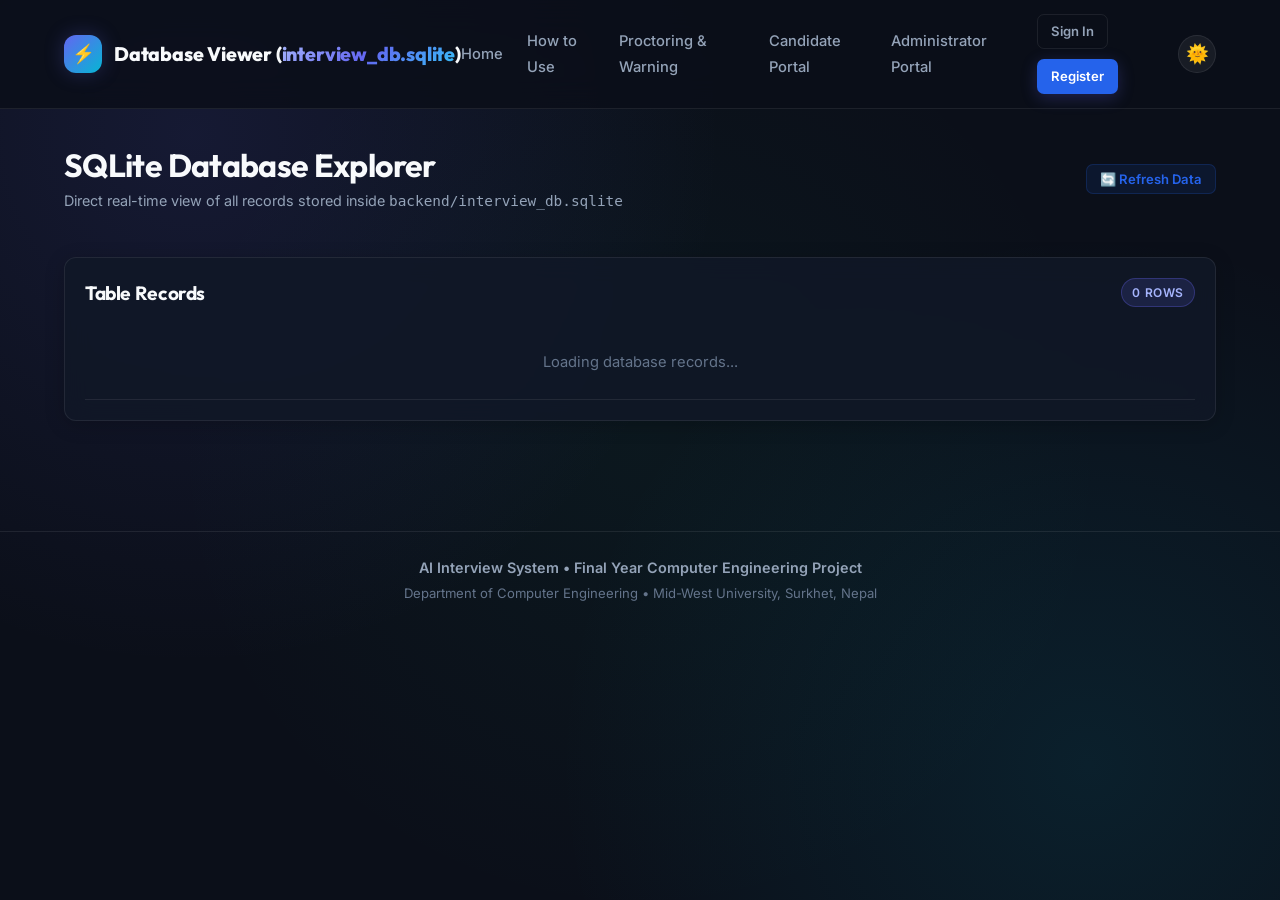
<file: frontend/db_viewer.html>
<!DOCTYPE html>
<html lang="en">
<head>
  <meta charset="UTF-8">
  <meta name="viewport" content="width=device-width, initial-scale=1.0">
  <title>Database Viewer - AI Video Interview System</title>
  <link rel="preconnect" href="https://fonts.googleapis.com">
  <link rel="preconnect" href="https://fonts.gstatic.com" crossorigin>
  <link href="https://fonts.googleapis.com/css2?family=Inter:wght@400;500;600;700&family=Outfit:wght@600;700;800&display=swap" rel="stylesheet">
  <link rel="stylesheet" href="css/style.css">
  <script>(function(){try{var t=localStorage.getItem("ai_theme")||"dark";document.documentElement.setAttribute("data-theme",t);}catch(e){}})();</script>
  <style>
    .tab-btn {
      padding: 10px 20px;
      background: var(--bg-card);
      border: 1px solid var(--border-color);
      border-radius: var(--radius-sm);
      color: var(--text-secondary);
      font-weight: 600;
      cursor: pointer;
      transition: var(--transition);
    }
    .tab-btn.active {
      background: var(--primary);
      color: #fff;
      border-color: var(--primary);
    }
    .table-container {
      margin-top: 20px;
      overflow-x: auto;
      max-height: 520px;
    }
  </style>
</head>
<body>

  <!-- Navigation -->
  <nav class="navbar">
    <div class="container nav-container">
      <a href="index.html" class="brand-logo">
        <div class="brand-icon">⚡</div>
        <span>Database Viewer (<span class="gradient-text">interview_db.sqlite</span>)</span>
      </a>
      <ul class="nav-links">
        <li><a href="dashboard.html" class="nav-link">Dashboard</a></li>
        <li><a href="interview.html" class="nav-link">Interview Room</a></li>
      </ul>
      <div id="nav-user-slot" class="nav-user"></div>
    </div>
  </nav>

  <div class="container" style="padding-top: 36px; padding-bottom: 60px;">
    
    <div style="display: flex; justify-content: space-between; align-items: center; margin-bottom: 24px; flex-wrap: wrap; gap: 16px;">
      <div>
        <h1 style="font-size: 2rem;">SQLite Database Explorer</h1>
        <p style="color: var(--text-secondary); font-size: 0.9rem; margin-top: 4px;">
          Direct real-time view of all records stored inside <code>backend/interview_db.sqlite</code>
        </p>
      </div>
      <button class="btn btn-secondary btn-sm" onclick="loadDbData()">🔄 Refresh Data</button>
    </div>

    <!-- Table Selector Tabs -->
    <div id="tabs-container" style="display: flex; gap: 10px; flex-wrap: wrap; margin-bottom: 20px;">
      <!-- Populated dynamically -->
    </div>

    <!-- Table Container Card -->
    <div class="glass-card">
      <div style="display: flex; justify-content: space-between; align-items: center; margin-bottom: 12px;">
        <h3 id="current-table-title" style="font-size: 1.2rem;">Table Records</h3>
        <span id="record-count" class="badge-role">0 rows</span>
      </div>

      <div class="table-container">
        <table class="custom-table" id="db-table">
          <thead id="db-thead"></thead>
          <tbody id="db-tbody">
            <tr><td style="padding: 24px; text-align: center; color: var(--text-muted);">Loading database records...</td></tr>
          </tbody>
        </table>
      </div>
    </div>

  </div>

  <script src="js/main.js"></script>
  <script>
    let dbData = {};
    let activeTable = "";

    async function loadDbData() {
      try {
        const res = await Api.request("/api/admin/raw-db");
        dbData = res.tables || {};
        const tables = Object.keys(dbData);

        const tabsContainer = document.getElementById("tabs-container");
        tabsContainer.innerHTML = "";

        if (tables.length === 0) {
          document.getElementById("db-tbody").innerHTML = "<tr><td style='padding:24px;'>No tables found.</td></tr>";
          return;
        }

        if (!activeTable || !tables.includes(activeTable)) {
          activeTable = tables.includes("reports") ? "reports" : tables[0];
        }

        tables.forEach(t => {
          const btn = document.createElement("button");
          btn.className = `tab-btn ${t === activeTable ? "active" : ""}`;
          btn.textContent = `${t} (${dbData[t].length})`;
          btn.onclick = () => {
            activeTable = t;
            document.querySelectorAll(".tab-btn").forEach(b => b.classList.remove("active"));
            btn.classList.add("active");
            renderTable(t);
          };
          tabsContainer.appendChild(btn);
        });

        renderTable(activeTable);
      } catch (err) {
        document.getElementById("db-tbody").innerHTML = `<tr><td style="color:var(--accent-rose); padding:24px;">Failed to load database: ${err.message}</td></tr>`;
      }
    }

    function renderTable(tableName) {
      document.getElementById("current-table-title").textContent = `Table: ${tableName}`;
      const rows = dbData[tableName] || [];
      document.getElementById("record-count").textContent = `${rows.length} rows`;

      const thead = document.getElementById("db-thead");
      const tbody = document.getElementById("db-tbody");

      if (rows.length === 0) {
        thead.innerHTML = "";
        tbody.innerHTML = "<tr><td style='padding:24px; text-align:center; color:var(--text-muted);'>Table is currently empty.</td></tr>";
        return;
      }

      const columns = Object.keys(rows[0]);
      thead.innerHTML = `<tr>${columns.map(c => `<th>${c}</th>`).join("")}</tr>`;

      tbody.innerHTML = rows.map(row => {
        return `<tr>${columns.map(c => {
          let val = row[c];
          if (typeof val === "object" && val !== null) {
            val = JSON.stringify(val);
          } else if (typeof val === "string" && val.length > 80) {
            val = val.substring(0, 80) + "...";
          }
          return `<td>${val !== null && val !== undefined ? val : "<span style='color:var(--text-muted)'>NULL</span>"}</td>`;
        }).join("")}</tr>`;
      }).join("");
    }

    document.addEventListener("DOMContentLoaded", () => {
      const user = Api.getUser();
      const token = Api.getToken();
      if (!token) {
        window.location.href = "login.html?portal=admin";
        return;
      }
      if (!user || (user.role !== "admin" && user.role !== "recruiter")) {
        showToast("Access Denied: Administrator privileges required.", "error");
        setTimeout(() => {
          window.location.href = "dashboard.html";
        }, 1000);
        return;
      loadDbData();
    });
  </script>

  <footer class="footer" style="margin-top: 50px; text-align: center; border-top: 1px solid var(--border-color); padding: 24px 0;">
    <div class="container">
      <p style="font-size: 0.9rem; color: var(--text-secondary); font-weight: 600;">
        AI Interview System &bull; Final Year Computer Engineering Project
      </p>
      <p style="font-size: 0.82rem; color: var(--text-muted); margin-top: 4px;">
        Department of Computer Engineering &bull; Mid-West University, Surkhet, Nepal
      </p>
    </div>
  </footer>
</body>
</html>
</file>
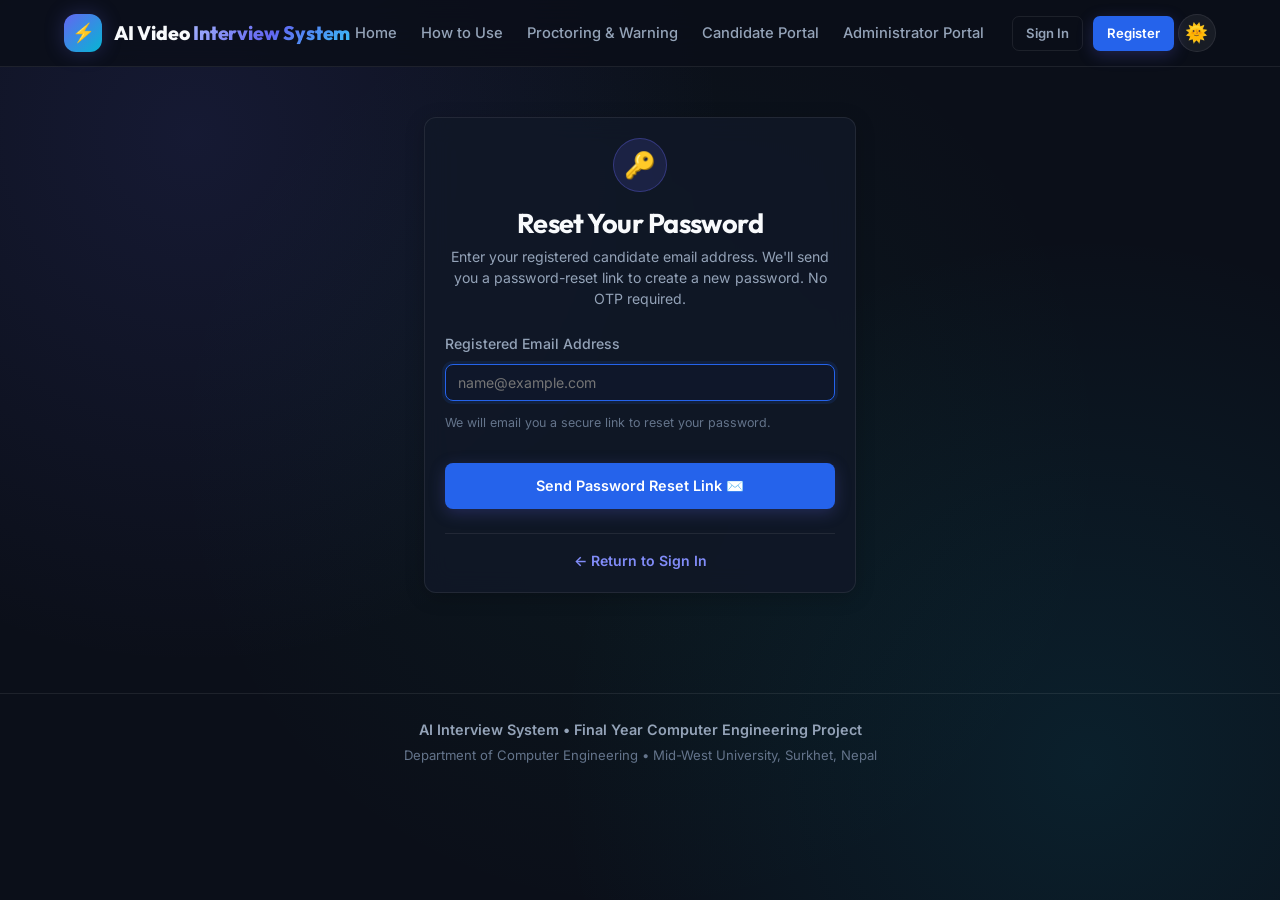
<file: frontend/forgot-password.html>
<!DOCTYPE html>
<html lang="en">
<head>
  <meta charset="UTF-8">
  <meta name="viewport" content="width=device-width, initial-scale=1.0">
  <title>Forgot Password - AI Video Interview System</title>
  <link rel="preconnect" href="https://fonts.googleapis.com">
  <link rel="preconnect" href="https://fonts.gstatic.com" crossorigin>
  <link href="https://fonts.googleapis.com/css2?family=Inter:wght@400;500;600;700&family=Outfit:wght@600;700;800&display=swap" rel="stylesheet">
  <link rel="stylesheet" href="css/style.css">
  <script>(function(){try{var t=localStorage.getItem("ai_theme")||"dark";document.documentElement.setAttribute("data-theme",t);}catch(e){}})();</script>
</head>
<body>

  <!-- Navigation -->
  <nav class="navbar">
    <div class="container nav-container">
      <a href="index.html" class="brand-logo">
        <div class="brand-icon">⚡</div>
        <span>AI Video <span class="gradient-text">Interview System</span></span>
      </a>
      <ul class="nav-links">
        <li><a href="index.html" class="nav-link">Home</a></li>
        <li><a href="login.html" class="nav-link">Sign In</a></li>
        <li><a href="register.html" class="nav-link">Register</a></li>
      </ul>
      <div id="nav-user-slot" class="nav-user"></div>
    </div>
  </nav>

  <div class="container" style="max-width: 480px; padding-top: 50px; padding-bottom: 60px;">
    <div class="glass-card">
      
      <!-- STATE 1: Request Password Reset Link Form -->
      <div id="state-request">
        <!-- Icon & Header -->
        <div style="text-align: center; margin-bottom: 24px;">
          <div style="display: inline-flex; align-items: center; justify-content: center; width: 54px; height: 54px; border-radius: 50%; background: rgba(99, 102, 241, 0.15); border: 1.5px solid rgba(99, 102, 241, 0.35); font-size: 1.6rem; margin-bottom: 14px;">
            🔑
          </div>
          <h2 style="font-size: 1.7rem;">Reset Your Password</h2>
          <p style="color: var(--text-secondary); font-size: 0.88rem; margin-top: 6px; line-height: 1.5;">
            Enter your registered candidate email address. We'll send you a password-reset link to create a new password. No OTP required.
          </p>
        </div>

        <!-- Feedback Alert Banner -->
        <div id="forgot-alert-banner" style="display: none; padding: 12px 16px; border-radius: var(--radius-sm); font-size: 0.88rem; margin-bottom: 18px; line-height: 1.5;"></div>

        <!-- Form -->
        <form id="forgot-password-form">
          <div class="input-group">
            <label for="reset-email">Registered Email Address</label>
            <input type="email" id="reset-email" class="form-control" placeholder="name@example.com" required autocomplete="email" autofocus>
            <span style="font-size: 0.78rem; color: var(--text-muted); margin-top: 4px; display: block;">
              We will email you a secure link to reset your password.
            </span>
          </div>

          <button type="submit" id="btn-submit-forgot" class="btn btn-primary" style="width: 100%; margin-top: 10px; padding: 13px;">
            <span class="btn-spinner" id="forgot-spinner" style="display: none;"></span>
            <span id="forgot-btn-text">Send Password Reset Link ✉️</span>
          </button>
        </form>

        <!-- Footer Navigation Links -->
        <div style="text-align: center; margin-top: 24px; padding-top: 16px; border-top: 1px solid var(--border-color); font-size: 0.88rem;">
          <a href="login.html?portal=candidate" style="color: #818cf8; font-weight: 600; text-decoration: none;">&larr; Return to Sign In</a>
        </div>
      </div>

      <!-- STATE 2: Password Reset Link Dispatched Confirmation -->
      <div id="state-sent" style="display: none; text-align: center; padding: 10px 4px;">
        <div style="display: inline-flex; align-items: center; justify-content: center; width: 56px; height: 56px; border-radius: 50%; background: rgba(16, 185, 129, 0.15); border: 1.5px solid rgba(16, 185, 129, 0.35); font-size: 1.7rem; margin-bottom: 14px;">
          📬
        </div>
        <h2 style="font-size: 1.6rem; color: #f8fafc;">Check Your Email</h2>
        <p style="color: var(--text-secondary); font-size: 0.9rem; margin-top: 8px; line-height: 1.55;">
          A password-reset link has been sent to:<br>
          <strong id="sent-email-display" style="color: #a5b4fc; font-weight: 600; word-break: break-all; font-size: 0.95rem;"></strong>
        </p>

        <!-- Instruction Details Box -->
        <div style="background: rgba(99, 102, 241, 0.08); border: 1px solid rgba(99, 102, 241, 0.25); border-radius: 10px; padding: 16px; text-align: left; margin: 20px 0; font-size: 0.86rem; line-height: 1.6; color: var(--text-secondary);">
          <div style="margin-bottom: 8px;">
            🔗 <strong>Next Step:</strong> Click the password-reset link in your email to choose your new password.
          </div>
          <div style="margin-bottom: 8px;">
            ⏱️ <strong>Expiration:</strong> The link is valid for <strong>20 minutes</strong> and is single-use.
          </div>
          <div style="margin-bottom: 8px;">
            🔒 <strong>No OTP Required:</strong> The email link authenticates your request directly.
          </div>
          <div style="color: var(--text-muted); font-size: 0.82rem; margin-top: 6px;">
            💡 <em>Can't find the email? Please check your spam or junk folder.</em>
          </div>
        </div>

        <!-- Dev Mode Quick Access (Available in local dev / test environments) -->
        <div id="dev-link-container" style="display: none; background: rgba(16, 185, 129, 0.1); border: 1px dashed rgba(16, 185, 129, 0.4); border-radius: 10px; padding: 14px; margin: 18px 0; text-align: center;">
          <div style="font-size: 0.82rem; color: #34d399; font-weight: 600; margin-bottom: 8px;">
            🛠️ Local Development Mode Link Detected
          </div>
          <a id="dev-reset-btn" href="#" class="btn btn-primary" style="display: inline-block; width: 100%; text-decoration: none; padding: 10px 16px; font-size: 0.88rem;">
            Open Reset Password Page &rarr;
          </a>
        </div>

        <div style="display: flex; flex-direction: column; gap: 10px; margin-top: 22px;">
          <button type="button" id="btn-resend-link" class="btn btn-outline" style="width: 100%; padding: 11px;">
            Resend Email Link
          </button>
          <a href="login.html?portal=candidate" class="btn btn-outline" style="width: 100%; text-decoration: none; padding: 11px;">
            &larr; Return to Sign In
          </a>
        </div>
      </div>

    </div>
  </div>

  <footer class="footer" style="margin-top: 40px; text-align: center; border-top: 1px solid var(--border-color); padding: 24px 0;">
    <div class="container">
      <p style="font-size: 0.9rem; color: var(--text-secondary); font-weight: 600;">
        AI Interview System &bull; Final Year Computer Engineering Project
      </p>
      <p style="font-size: 0.82rem; color: var(--text-muted); margin-top: 4px;">
        Department of Computer Engineering &bull; Mid-West University, Surkhet, Nepal
      </p>
    </div>
  </footer>

  <script src="js/main.js"></script>
  <script>
    document.addEventListener("DOMContentLoaded", () => {
      const stateRequest = document.getElementById("state-request");
      const stateSent = document.getElementById("state-sent");
      const form = document.getElementById("forgot-password-form");
      const emailInput = document.getElementById("reset-email");
      const submitBtn = document.getElementById("btn-submit-forgot");
      const spinner = document.getElementById("forgot-spinner");
      const btnText = document.getElementById("forgot-btn-text");
      const alertBanner = document.getElementById("forgot-alert-banner");
      const sentEmailDisplay = document.getElementById("sent-email-display");
      const devContainer = document.getElementById("dev-link-container");
      const devResetBtn = document.getElementById("dev-reset-btn");
      const btnResend = document.getElementById("btn-resend-link");

      let currentEmail = "";

      // Pre-fill email from query param if provided (e.g. forgot-password.html?email=test@example.com)
      const urlParams = new URLSearchParams(window.location.search);
      const paramEmail = urlParams.get("email");
      if (paramEmail && emailInput) {
        emailInput.value = paramEmail;
      }

      function showAlert(message, type = "error") {
        alertBanner.textContent = message;
        alertBanner.style.display = "block";
        if (type === "success") {
          alertBanner.style.background = "rgba(16, 185, 129, 0.12)";
          alertBanner.style.border = "1px solid rgba(16, 185, 129, 0.35)";
          alertBanner.style.color = "#34d399";
        } else {
          alertBanner.style.background = "rgba(244, 63, 94, 0.12)";
          alertBanner.style.border = "1px solid rgba(244, 63, 94, 0.35)";
          alertBanner.style.color = "#f87171";
        }
      }

      async function sendResetLink(email) {
        submitBtn.disabled = true;
        spinner.style.display = "inline-block";
        btnText.textContent = "Sending Reset Link...";
        alertBanner.style.display = "none";

        try {
          const res = await Api.request("/api/auth/forgot-password", {
            method: "POST",
            body: JSON.stringify({ email })
          });

          currentEmail = email;
          sentEmailDisplay.textContent = email;

          // If development mode provided direct test link
          if (res.reset_link) {
            devResetBtn.href = res.reset_link;
            devContainer.style.display = "block";
          } else {
            devContainer.style.display = "none";
          }

          // Transition to State 2 (Sent view)
          stateRequest.style.display = "none";
          stateSent.style.display = "block";
          showToast("Password reset link sent to your registered email!", "success");

        } catch (err) {
          showAlert(err.message || "Failed to send reset link. Please check your email and try again.", "error");
          showToast(err.message || "Could not dispatch reset email", "error");
        } finally {
          submitBtn.disabled = false;
          spinner.style.display = "none";
          btnText.textContent = "Send Password Reset Link ✉️";
        }
      }

      // Handle Form Submit
      form.addEventListener("submit", (e) => {
        e.preventDefault();
        const email = emailInput.value.trim().toLowerCase();
        if (!email) return;
        sendResetLink(email);
      });

      // Handle Resend Link Button
      btnResend.addEventListener("click", () => {
        if (!currentEmail) {
          stateSent.style.display = "none";
          stateRequest.style.display = "block";
          return;
        }

        // Temporary cooldown on button
        btnResend.disabled = true;
        btnResend.textContent = "Resending...";
        sendResetLink(currentEmail).then(() => {
          let seconds = 30;
          const interval = setInterval(() => {
            btnResend.textContent = `Resend again in ${seconds}s`;
            seconds--;
            if (seconds < 0) {
              clearInterval(interval);
              btnResend.disabled = false;
              btnResend.textContent = "Resend Email Link";
            }
          }, 1000);
        });
      });
    });
  </script>
</body>
</html>
</file>
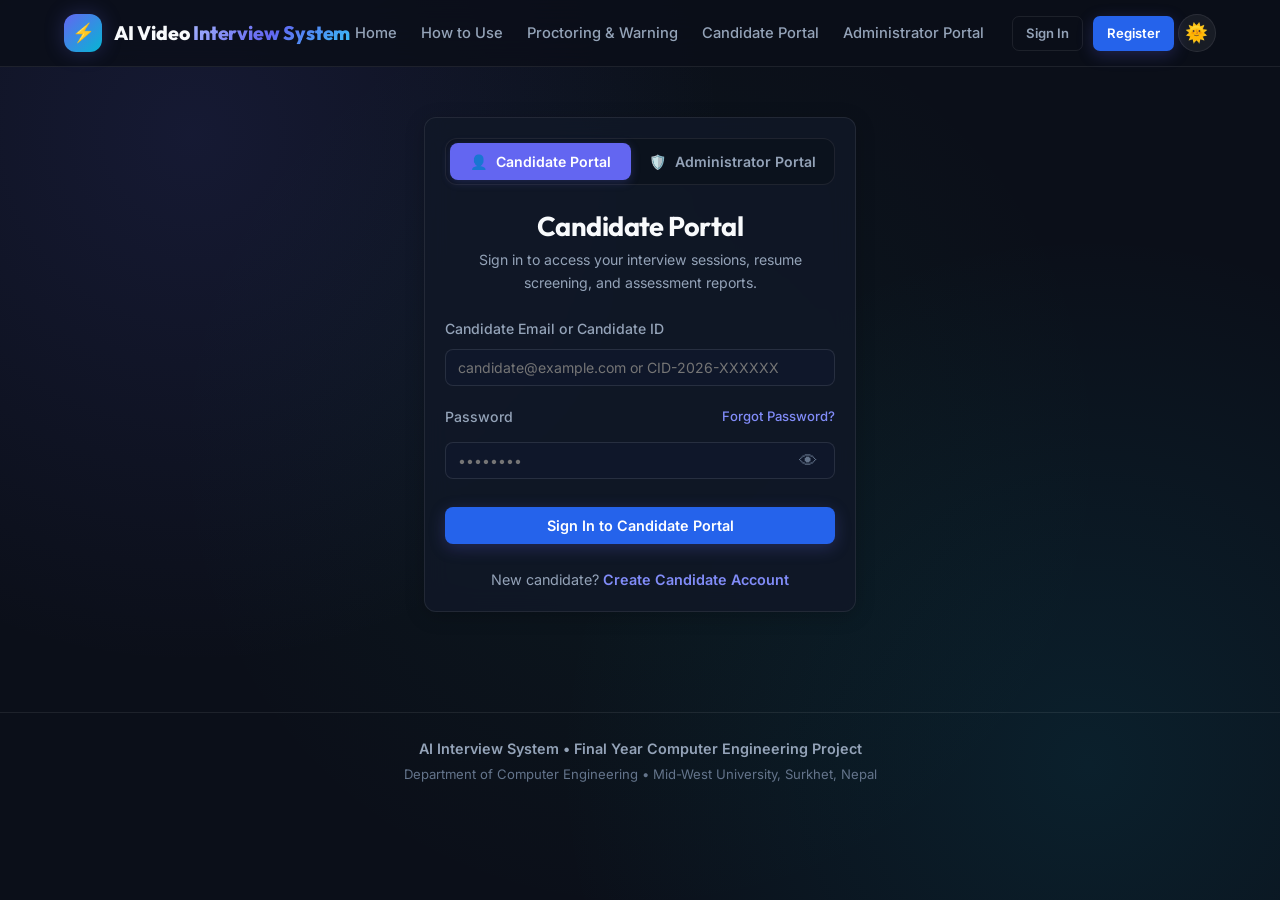
<file: frontend/interview.html>
<!DOCTYPE html>
<html lang="en">
<head>
  <meta charset="UTF-8">
  <meta name="viewport" content="width=device-width, initial-scale=1.0">
  <title>Interview Room - AI Video Interview System</title>
  <link rel="preconnect" href="https://fonts.googleapis.com">
  <link rel="preconnect" href="https://fonts.gstatic.com" crossorigin>
  <link href="https://fonts.googleapis.com/css2?family=Inter:wght@400;500;600;700&family=Outfit:wght@600;700;800&display=swap" rel="stylesheet">
  <link rel="stylesheet" href="css/style.css">
  <script>(function(){try{var t=localStorage.getItem("ai_theme")||"dark";document.documentElement.setAttribute("data-theme",t);}catch(e){}})();</script>
  <style>
    /* Fullscreen loading modal */
    .loading-overlay {
      position: fixed;
      top: 0;
      left: 0;
      width: 100vw;
      height: 100vh;
      background: var(--bg-primary);
      opacity: 0.96;
      backdrop-filter: blur(16px);
      z-index: 1000;
      display: none;
      flex-direction: column;
      align-items: center;
      justify-content: center;
      text-align: center;
    }
    .spinner {
      width: 60px;
      height: 60px;
      border: 4px solid rgba(99, 102, 241, 0.2);
      border-top-color: var(--primary);
      border-radius: 50%;
      animation: spin 1s linear infinite;
      margin-bottom: 24px;
    }
    @keyframes spin {
      to { transform: rotate(360deg); }
    }

    /* Difficulty Progression Roadmap */
    .progression-roadmap-wrapper {
      margin-bottom: 20px;
    }
    .progression-roadmap-header {
      display: flex;
      justify-content: space-between;
      align-items: center;
      margin-bottom: 8px;
      font-size: 0.8rem;
      color: var(--text-muted);
      font-weight: 600;
      text-transform: uppercase;
      letter-spacing: 0.05em;
    }
    .progression-roadmap {
      display: flex;
      align-items: center;
      gap: 10px;
      padding: 10px 16px;
      background: rgba(15, 23, 42, 0.7);
      border: 1px solid rgba(255, 255, 255, 0.08);
      border-radius: 12px;
      backdrop-filter: blur(10px);
      overflow-x: auto;
    }
    .roadmap-step {
      display: inline-flex;
      align-items: center;
      gap: 6px;
      padding: 6px 12px;
      border-radius: 8px;
      font-size: 0.8rem;
      font-weight: 600;
      letter-spacing: 0.02em;
      transition: all 0.3s cubic-bezier(0.4, 0, 0.2, 1);
      white-space: nowrap;
      opacity: 0.45;
      user-select: none;
    }
    .roadmap-step.active {
      opacity: 1;
      transform: scale(1.04);
      box-shadow: 0 0 14px rgba(99, 102, 241, 0.3);
    }
    .roadmap-step.completed {
      opacity: 0.85;
    }
    .roadmap-step.easy {
      background: rgba(16, 185, 129, 0.12);
      color: #10b981;
      border: 1px solid rgba(16, 185, 129, 0.35);
    }
    .roadmap-step.medium {
      background: rgba(245, 158, 11, 0.12);
      color: #f59e0b;
      border: 1px solid rgba(245, 158, 11, 0.35);
    }
    .roadmap-step.hard {
      background: rgba(244, 63, 94, 0.12);
      color: #f43f5e;
      border: 1px solid rgba(244, 63, 94, 0.35);
    }
    .roadmap-arrow {
      color: rgba(148, 163, 184, 0.4);
      font-size: 0.8rem;
      user-select: none;
    }
  </style>
</head>
<body>

  <!-- Navigation -->
  <nav class="navbar">
    <div class="container nav-container">
      <a href="index.html" class="brand-logo">
        <div class="brand-icon">⚡</div>
        <span>AI Video <span class="gradient-text">Interview Room</span></span>
      </a>
      <ul class="nav-links">
        <li><a href="dashboard.html" class="nav-link">Exit to Dashboard</a></li>
      </ul>
      <div id="nav-user-slot" class="nav-user"></div>
    </div>
  </nav>

  <div class="container" style="padding-top: 30px; padding-bottom: 60px;">
    
    <!-- Top Progress Bar -->
    <div style="display: flex; justify-content: space-between; align-items: center; margin-bottom: 20px;">
      <div>
        <span id="question-number" style="font-weight: 700; font-size: 1.1rem; color: #a5b4fc;">Preparing Session...</span>
      </div>
      <div style="display: flex; align-items: center; gap: 12px;">
        <span style="font-size: 0.88rem; color: var(--text-muted);">Question:</span>
        <span id="question-counter" class="badge-role" style="font-size: 0.88rem;">1/5</span>
      </div>
    </div>

    <!-- Difficulty Progression Roadmap -->
    <div class="progression-roadmap-wrapper">
      <div class="progression-roadmap-header">
        <span>⚡ Question Progression Flow: Easy ➔ Hard</span>
        <span id="roadmap-current-status" style="color: var(--primary); font-weight: 600;">Adaptive Sequence</span>
      </div>
      <div id="progression-roadmap" class="progression-roadmap">
        <div id="step-1" class="roadmap-step easy active">
          <span>🟢 Q1: Warm-up (Easy)</span>
        </div>
        <span class="roadmap-arrow">➔</span>
        <div id="step-2" class="roadmap-step easy">
          <span>🟢 Q2: Fundamentals (Easy)</span>
        </div>
        <span class="roadmap-arrow">➔</span>
        <div id="step-3" class="roadmap-step medium">
          <span>🟡 Q3: Applied (Medium)</span>
        </div>
        <span class="roadmap-arrow">➔</span>
        <div id="step-4" class="roadmap-step hard">
          <span>🔴 Q4: Systems (Hard)</span>
        </div>
        <span class="roadmap-arrow">➔</span>
        <div id="step-5" class="roadmap-step hard">
          <span>🔴 Q5: Scenario (Hard)</span>
        </div>
      </div>
    </div>

    <!-- Question Banner Card -->
    <div class="question-banner">
      <div style="display: flex; justify-content: space-between; align-items: center; margin-bottom: 12px;">
        <div style="display: flex; gap: 8px; align-items: center;">
          <span id="question-category" class="question-badge">GENERAL</span>
          <span id="question-difficulty" class="question-badge" style="background: rgba(16, 185, 129, 0.15); color: #10b981; border: 1px solid rgba(16, 185, 129, 0.35);">🟢 EASY</span>
        </div>
        <button id="btn-speak-question" class="btn btn-outline btn-sm">🔊 Listen to Question</button>
      </div>
      <h2 id="question-text" class="question-title">
        Click "Start Interview" below when you are ready. The AI will ask questions one-by-one and record your webcam response.
      </h2>
    </div>

    <!-- Main Video & Control Layout -->
    <div class="interview-wrapper">
      
      <!-- Webcam Video Container -->
      <div>
        <div class="video-container">
          <video id="webcam-video" class="video-feed" autoplay playsinline muted></video>
          <canvas id="webcam-canvas" class="canvas-overlay"></canvas>

          <!-- Video Status Bar (Top) -->
          <div class="video-status-bar">
            <div id="rec-indicator" class="rec-indicator" style="display: none;">
              <div class="rec-dot"></div>
              <span>REC</span>
            </div>
            <div id="timer-badge" class="timer-badge">01:00</div>
          </div>

          <!-- AI Proctoring Multi-Person Alert Banner -->
          <div id="proctor-alert-banner" style="display: none; position: absolute; top: 56px; left: 14px; right: 14px; z-index: 50; padding: 12px 16px; border-radius: 10px; font-weight: 600; font-size: 0.88rem; backdrop-filter: blur(8px); transition: all 0.3s ease; box-shadow: 0 8px 30px rgba(0,0,0,0.6);">
            <div style="display: flex; align-items: center; gap: 10px;">
              <span id="proctor-alert-icon" style="font-size: 1.4rem;">⚠️</span>
              <span id="proctor-alert-text" style="flex: 1; line-height: 1.4;"></span>
              <span id="proctor-alert-timer" style="display: none; background: rgba(0,0,0,0.5); padding: 3px 8px; border-radius: 6px; font-family: monospace; font-size: 0.85rem; border: 1px solid rgba(255,255,255,0.2);">10s</span>
            </div>
          </div>

          <!-- Video Live HUD Overlay (Bottom) -->
          <div class="video-metrics-overlay">
            <div class="metric-pill" id="hud-faces-pill">
              <span class="dot" id="hud-faces-dot" style="background: var(--accent-emerald);"></span>
              <span>Candidate: <strong id="hud-faces-text">Alone (1 Face)</strong></span>
            </div>
            <div class="metric-pill">
              <span class="dot"></span>
              <span>Eye Contact: <strong id="hud-eye-contact">--%</strong></span>
            </div>
            <div class="metric-pill">
              <span class="dot" style="background: var(--accent-cyan);"></span>
              <span>Head Stability: <strong id="hud-posture">Centered</strong></span>
            </div>
            <div class="metric-pill">
              <span class="dot" style="background: var(--primary);"></span>
              <span>Mic: <strong id="hud-speaking">Active</strong></span>
            </div>
          </div>
        </div>

        <!-- Controls Bar -->
        <div style="display: flex; justify-content: space-between; align-items: center; margin-top: 20px; flex-wrap: wrap; gap: 16px;">
          <div>
            <span style="font-size: 0.85rem; color: var(--text-muted);">
              💡 <em>Tip: Maintain steady eye contact and articulate clearly.</em>
            </span>
          </div>
          <div style="display: flex; gap: 12px;">
            <button id="btn-start-interview" class="btn btn-primary btn-lg">▶ Start Interview</button>
            <button id="btn-next-question" class="btn btn-primary btn-lg" style="display: none;">Next Question ➔</button>
            <button id="btn-finish-interview" class="btn btn-success btn-lg" style="display: none;">✓ Finish Interview</button>
          </div>
        </div>
      </div>

      <!-- Right Side: Speech & NLP Live Feedback Panel -->
      <div style="display: flex; flex-direction: column; gap: 20px;">
        
        <!-- Live Speech Recognition Card -->
        <div class="glass-card">
          <div style="display: flex; justify-content: space-between; align-items: center; margin-bottom: 12px;">
            <h4 style="font-size: 1rem;">Speech Recognition</h4>
            <div class="waveform-bars">
              <div class="waveform-bar" style="animation-delay: 0.1s;"></div>
              <div class="waveform-bar" style="animation-delay: 0.3s;"></div>
              <div class="waveform-bar" style="animation-delay: 0.2s;"></div>
              <div class="waveform-bar" style="animation-delay: 0.4s;"></div>
            </div>
          </div>
          <div id="live-transcript-preview" style="min-height: 120px; max-height: 200px; overflow-y: auto; font-size: 0.88rem; color: var(--text-secondary); background: rgba(0,0,0,0.3); padding: 12px; border-radius: var(--radius-md); border: 1px solid var(--border-color);">
            Waiting for session to begin...
          </div>
        </div>

        <!-- System Architecture Information -->
        <div class="glass-card">
          <h4 style="font-size: 1rem; margin-bottom: 12px;">AI Multimodal Processing</h4>
          <div style="font-size: 0.85rem; color: var(--text-secondary); display: flex; flex-direction: column; gap: 10px;">
            <div style="display: flex; justify-content: space-between;">
              <span>Speech-to-Text:</span>
              <strong style="color: var(--accent-cyan);">OpenAI Whisper</strong>
            </div>
            <div style="display: flex; justify-content: space-between;">
              <span>Semantic Similarity:</span>
              <strong style="color: #a5b4fc;">BERT / Transformers</strong>
            </div>
            <div style="display: flex; justify-content: space-between;">
              <span>Face & Gaze Tracking:</span>
              <strong style="color: #34d399;">MediaPipe & OpenCV</strong>
            </div>
            <div style="display: flex; justify-content: space-between;">
              <span>Final Assessment Model:</span>
              <strong style="color: var(--accent-amber);">Multimodal Fusion RF</strong>
            </div>
          </div>
        </div>

      </div>

    </div>
  </div>

  <!-- Fullscreen Loading Overlay -->
  <div id="loading-overlay" class="loading-overlay">
    <div class="spinner"></div>
    <h2 style="font-size: 1.8rem; margin-bottom: 10px;">Processing Interview Data</h2>
    <p id="loading-status-text" style="color: var(--text-secondary); max-width: 500px;">
      Running speech transcription, NLP semantic evaluation, and Computer Vision behavioral analytics...
    </p>
  </div>

  <!-- Security Verification Blocking Modal -->
  <div id="security-block-modal" style="display: none; position: fixed; top: 0; left: 0; width: 100vw; height: 100vh; background: rgba(15, 23, 42, 0.94); backdrop-filter: blur(12px); z-index: 2000; align-items: center; justify-content: center;">
    <div class="glass-card" style="max-width: 520px; text-align: center; padding: 36px 30px; border: 1px solid rgba(244, 63, 94, 0.4); background: rgba(22, 30, 49, 0.98); box-shadow: 0 12px 48px rgba(244, 63, 94, 0.25);">
      <div style="font-size: 3.5rem; margin-bottom: 12px;">🚫</div>
      <h2 style="font-size: 1.6rem; color: #f87171; margin-bottom: 12px;">Interview Access Blocked</h2>
      <div style="background: rgba(244, 63, 94, 0.12); border: 1px solid rgba(244, 63, 94, 0.35); border-radius: 10px; padding: 16px; margin-bottom: 20px;">
        <p id="security-block-message" style="font-size: 1rem; color: #fecdd3; font-weight: 600; line-height: 1.5; margin: 0;">
          Your registered name does not match the name on your CV. Please upload the correct CV.
        </p>
      </div>
      <p style="font-size: 0.88rem; color: var(--text-secondary); margin-bottom: 24px;">
        For candidate identity verification, your registered account name must match the name identified on your uploaded CV before taking the interview.
      </p>
      <div style="display: flex; gap: 12px; justify-content: center; flex-wrap: wrap;">
        <a href="resume_upload.html" class="btn btn-primary" style="background: var(--accent-rose); border-color: rgba(244,63,94,0.5);">
          📄 Upload Correct CV
        </a>
        <a href="dashboard.html" class="btn btn-secondary">
          Exit to Dashboard
        </a>
      </div>
    </div>
  </div>

  <!-- AI Proctoring Interview Termination Modal -->
  <div id="proctor-termination-modal" style="display: none; position: fixed; top: 0; left: 0; width: 100vw; height: 100vh; background: rgba(15, 23, 42, 0.96); backdrop-filter: blur(14px); z-index: 3000; align-items: center; justify-content: center; padding: 20px;">
    <div class="glass-card" style="max-width: 520px; width: 100%; text-align: center; padding: 40px 32px; border: 2px solid #f43f5e; background: rgba(22, 30, 49, 0.98); box-shadow: 0 16px 60px rgba(244, 63, 94, 0.35);">
      <div style="font-size: 3.8rem; margin-bottom: 14px;">❌</div>
      <h2 style="font-size: 1.65rem; color: #f43f5e; font-weight: 800; margin-bottom: 14px;">Interview Terminated</h2>
      <div style="background: rgba(244, 63, 94, 0.12); border: 1px solid rgba(244, 63, 94, 0.35); border-radius: 10px; padding: 16px; margin-bottom: 20px;">
        <p id="proctor-termination-message" style="font-size: 1.05rem; color: #fecdd3; font-weight: 700; line-height: 1.5; margin: 0;">
          ❌ Interview Terminated: Another person remained present after the final warning.
        </p>
      </div>
      <p style="font-size: 0.88rem; color: var(--text-secondary); margin-bottom: 26px; line-height: 1.5;">
        This violation has been recorded in the session database. You are barred from continuing this interview.
      </p>
      <a href="dashboard.html" class="btn btn-danger btn-lg" style="width: 100%; background: #f43f5e; border-color: #f43f5e; font-weight: 700;">
        Return to Dashboard
      </a>
    </div>
  </div>

  <script src="js/main.js"></script>
  <script src="js/auth.js"></script>
  <script src="js/webcam.js"></script>
  <script src="js/interview.js"></script>
</body>
</html>
</file>
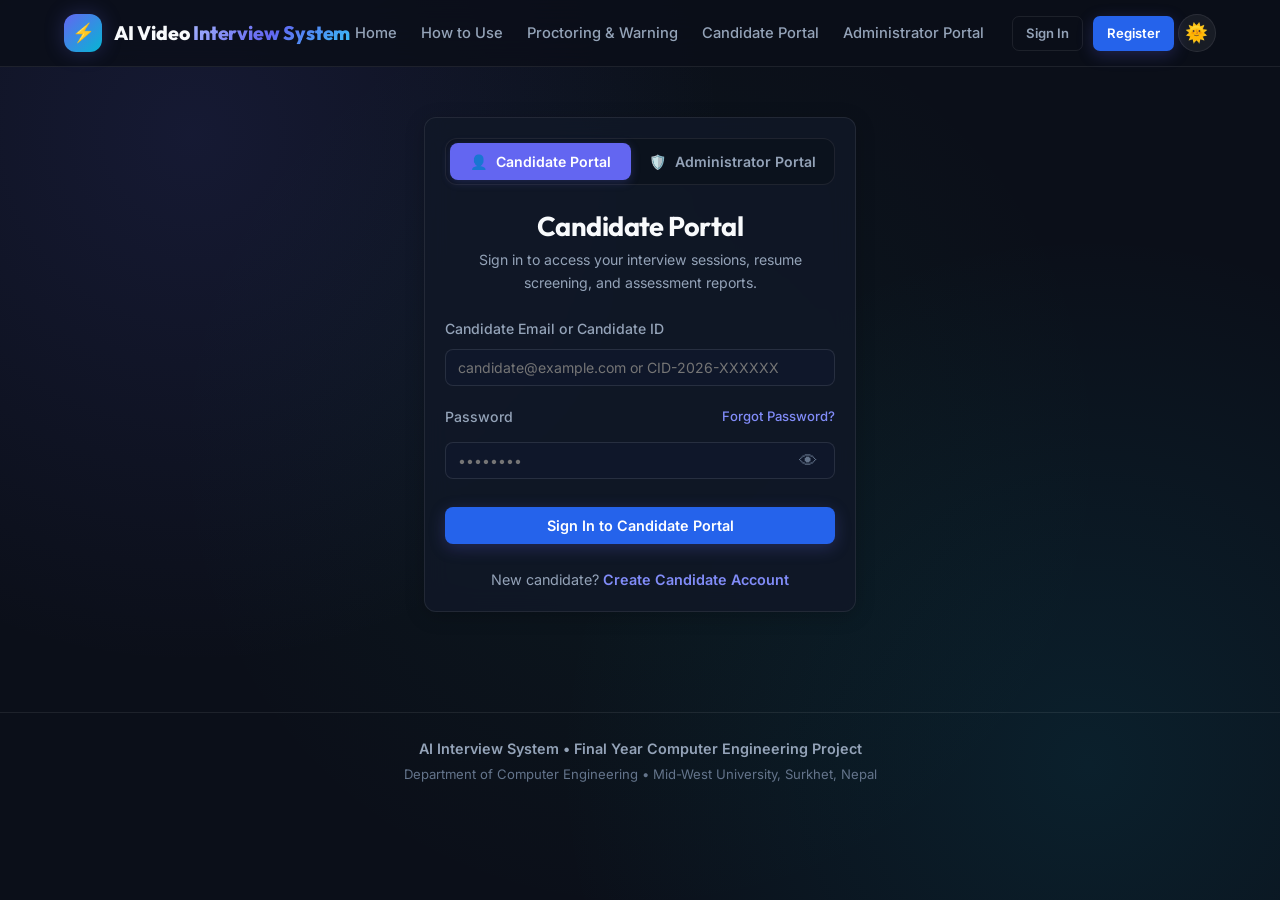
<file: frontend/login.html>
<!DOCTYPE html>
<html lang="en">
<head>
  <meta charset="UTF-8">
  <meta name="viewport" content="width=device-width, initial-scale=1.0">
  <title>Sign In - AI Video Interview System</title>
  <link rel="preconnect" href="https://fonts.googleapis.com">
  <link rel="preconnect" href="https://fonts.gstatic.com" crossorigin>
  <link href="https://fonts.googleapis.com/css2?family=Inter:wght@400;500;600;700&family=Outfit:wght@600;700;800&display=swap" rel="stylesheet">
  <link rel="stylesheet" href="css/style.css">
  <script>(function(){try{var t=localStorage.getItem("ai_theme")||"dark";document.documentElement.setAttribute("data-theme",t);}catch(e){}})();</script>
</head>
<body>

  <!-- Navigation -->
  <nav class="navbar">
    <div class="container nav-container">
      <a href="index.html" class="brand-logo">
        <div class="brand-icon">⚡</div>
        <span>AI Video <span class="gradient-text">Interview System</span></span>
      </a>
      <ul class="nav-links">
        <li><a href="index.html" class="nav-link">Home</a></li>
        <li><a href="index.html#features" class="nav-link">Platform Overview</a></li>
        <li><a href="register.html" class="nav-link">Register</a></li>
      </ul>
      <div id="nav-user-slot" class="nav-user"></div>
    </div>
  </nav>

  <div class="container" style="max-width: 480px; padding-top: 50px; padding-bottom: 60px;">
    <div class="glass-card">
      
      <!-- Portal Selector -->
      <div class="portal-tabs">
        <button type="button" class="portal-tab active" id="tab-candidate" onclick="switchPortal('candidate')">
          <span>👤</span> Candidate Portal
        </button>
        <button type="button" class="portal-tab" id="tab-admin" onclick="switchPortal('admin')">
          <span>🛡️</span> Administrator Portal
        </button>
      </div>

      <div style="text-align: center; margin-bottom: 24px;">
        <h2 style="font-size: 1.7rem;" id="portal-heading">Candidate Portal</h2>
        <p style="color: var(--text-secondary); font-size: 0.88rem; margin-top: 6px;" id="portal-desc">
          Sign in to access your interview sessions, resume screening, and assessment reports.
        </p>
      </div>

      <form id="login-form">
        <input type="hidden" id="portal-role" value="candidate">

        <div class="input-group">
          <label for="email" id="login-id-label">Candidate Email or Candidate ID</label>
          <input type="text" id="email" class="form-control" placeholder="candidate@example.com or CID-2026-XXXXXX" required autocomplete="username">
        </div>

        <div class="input-group">
          <div style="display: flex; justify-content: space-between; align-items: center; margin-bottom: 6px;">
            <label for="password" id="login-password-label" style="margin-bottom: 0;">Password</label>
            <a href="forgot-password.html" id="forgot-password-link" style="font-size: 0.82rem; color: #818cf8; text-decoration: none; font-weight: 500;">Forgot Password?</a>
          </div>
          <div class="password-input-wrap">
            <input type="password" id="password" class="form-control" placeholder="••••••••" required autocomplete="current-password">
            <button type="button" class="password-eye-btn" aria-label="Toggle password visibility" title="Show password">👁</button>
          </div>
        </div>

        <button type="submit" id="login-submit-btn" class="btn btn-primary" style="width: 100%; margin-top: 8px;">
          Sign In to Candidate Portal
        </button>
      </form>

      <div id="portal-footer" style="text-align: center; margin-top: 24px; font-size: 0.9rem; color: var(--text-secondary);">
        New candidate? <a href="register.html" style="color: #818cf8; font-weight: 600;">Create Candidate Account</a>
      </div>
    </div>
  </div>

  <script src="js/main.js"></script>
  <script src="js/auth.js"></script>
  <script>
    function switchPortal(portal) {
      const tabCandidate = document.getElementById("tab-candidate");
      const tabAdmin = document.getElementById("tab-admin");
      const portalRole = document.getElementById("portal-role");
      const portalHeading = document.getElementById("portal-heading");
      const portalDesc = document.getElementById("portal-desc");
      const emailInput = document.getElementById("email");
      const loginIdLabel = document.getElementById("login-id-label");
      const loginPasswordLabel = document.getElementById("login-password-label");
      const submitBtn = document.getElementById("login-submit-btn");
      const portalFooter = document.getElementById("portal-footer");

      const forgotPwdLink = document.getElementById("forgot-password-link");

      if (portal === "admin") {
        tabCandidate.classList.remove("active");
        tabAdmin.classList.add("active");
        portalRole.value = "admin";
        portalHeading.textContent = "Administrator Portal";
        portalDesc.textContent = "Sign in using your official institutional Admin ID and password.";
        loginIdLabel.innerHTML = 'Official Admin ID <span style="color:#818cf8; font-size:0.8rem; font-weight:600;">(Provided by University/Company)</span>';
        loginPasswordLabel.textContent = "Administrator Password";
        if (forgotPwdLink) forgotPwdLink.style.display = "none";
        emailInput.type = "text";
        emailInput.placeholder = "e.g. ADM-2026-001";
        emailInput.autocomplete = "off";
        submitBtn.textContent = "Sign In with Official Admin ID";
        portalFooter.innerHTML = '<span style="color:var(--text-muted); font-size:0.85rem;">🔒 Administrator accounts are issued directly by university/company administration. Public registration is strictly prohibited.</span>';
      } else {
        tabAdmin.classList.remove("active");
        tabCandidate.classList.add("active");
        portalRole.value = "candidate";
        portalHeading.textContent = "Candidate Portal";
        portalDesc.textContent = "Sign in to access your interview sessions, resume screening, and assessment reports.";
        loginIdLabel.textContent = "Candidate Email or Candidate ID";
        loginPasswordLabel.textContent = "Password";
        if (forgotPwdLink) forgotPwdLink.style.display = "inline";
        emailInput.type = "text";
        emailInput.placeholder = "candidate@example.com or CID-2026-XXXXXX";
        emailInput.autocomplete = "username";
        submitBtn.textContent = "Sign In to Candidate Portal";
        portalFooter.innerHTML = 'New candidate? <a href="register.html" style="color: #818cf8; font-weight: 600;">Create Candidate Account</a>';
      }
    }

    // Auto-detect portal from URL parameter (e.g. login.html?portal=admin)
    document.addEventListener("DOMContentLoaded", () => {
      const urlParams = new URLSearchParams(window.location.search);
      const portalParam = (urlParams.get("portal") || urlParams.get("role") || "").toLowerCase();
      if (portalParam === "admin" || portalParam === "recruiter") {
        switchPortal("admin");
      } else {
        switchPortal("candidate");
      }

      // If user typed email, pass it through to forgot-password.html
      const forgotPwdLink = document.getElementById("forgot-password-link");
      const emailInput = document.getElementById("email");
      if (forgotPwdLink && emailInput) {
        forgotPwdLink.addEventListener("click", () => {
          const val = emailInput.value.trim();
          if (val) {
            forgotPwdLink.href = `forgot-password.html?email=${encodeURIComponent(val)}`;
          }
        });
      }
    });
  </script>

  <footer class="footer" style="margin-top: 40px; text-align: center; border-top: 1px solid var(--border-color); padding: 24px 0;">
    <div class="container">
      <p style="font-size: 0.9rem; color: var(--text-secondary); font-weight: 600;">
        AI Interview System &bull; Final Year Computer Engineering Project
      </p>
      <p style="font-size: 0.82rem; color: var(--text-muted); margin-top: 4px;">
        Department of Computer Engineering &bull; Mid-West University, Surkhet, Nepal
      </p>
    </div>
  </footer>
</body>
</html>
</file>
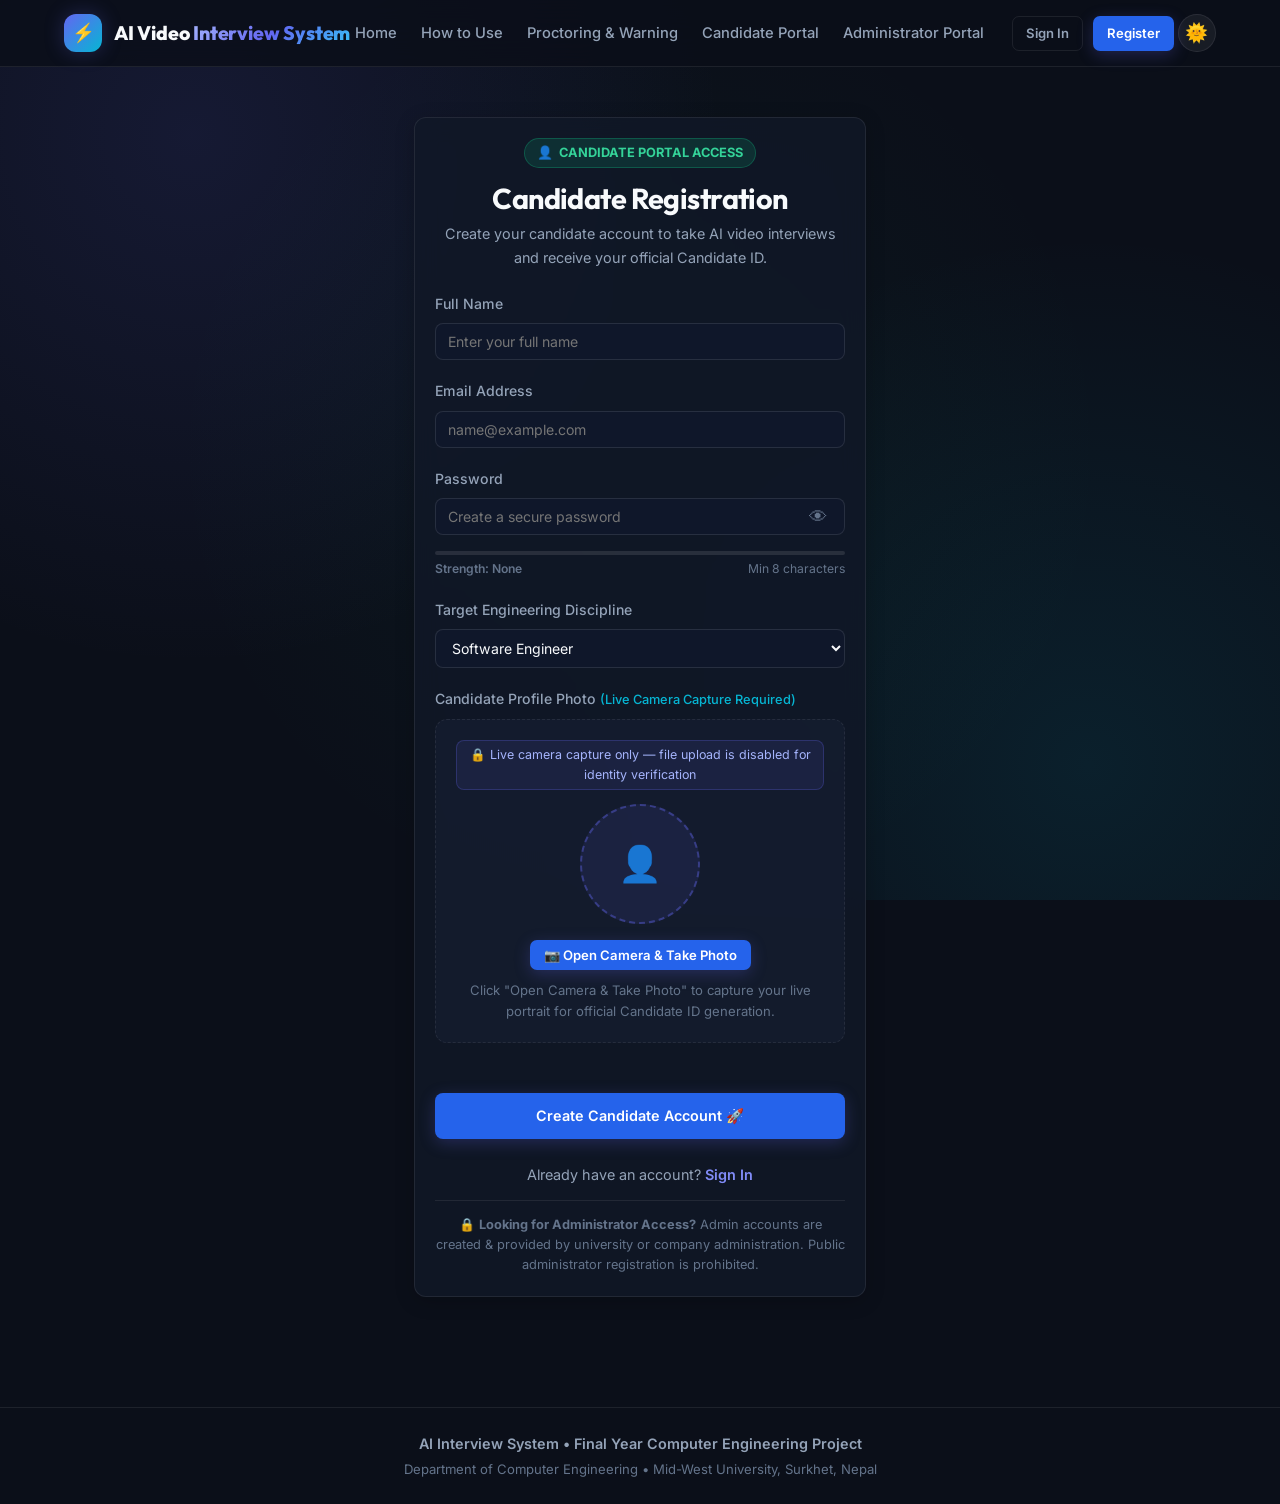
<file: frontend/register.html>
<!DOCTYPE html>
<html lang="en">
<head>
  <meta charset="UTF-8">
  <meta name="viewport" content="width=device-width, initial-scale=1.0">
  <title>Create Account - AI Video Interview System</title>
  <link rel="preconnect" href="https://fonts.googleapis.com">
  <link rel="preconnect" href="https://fonts.gstatic.com" crossorigin>
  <link href="https://fonts.googleapis.com/css2?family=Inter:wght@400;500;600;700&family=Outfit:wght@600;700;800&display=swap" rel="stylesheet">
  <link rel="stylesheet" href="css/style.css">
  <script>(function(){try{var t=localStorage.getItem("ai_theme")||"dark";document.documentElement.setAttribute("data-theme",t);}catch(e){}})();</script>
</head>
<body>

  <!-- Navigation -->
  <nav class="navbar">
    <div class="container nav-container">
      <a href="index.html" class="brand-logo">
        <div class="brand-icon">⚡</div>
        <span>AI Video <span class="gradient-text">Interview System</span></span>
      </a>
      <ul class="nav-links">
        <li><a href="index.html" class="nav-link">Home</a></li>
        <li><a href="login.html" class="nav-link">Sign In</a></li>
      </ul>
      <div id="nav-user-slot" class="nav-user"></div>
    </div>
  </nav>

  <div class="container" style="max-width: 500px; padding-top: 50px; padding-bottom: 60px;">
    <div class="glass-card" id="registration-card">
      
      <!-- STEP 1: Registration Form -->
      <div id="step-form-container" class="reg-step-container reg-step-active">
        <div style="text-align: center; margin-bottom: 24px;">
          <div style="display: inline-flex; align-items: center; gap: 6px; padding: 4px 12px; border-radius: 999px; background: rgba(16, 185, 129, 0.15); border: 1px solid rgba(16, 185, 129, 0.3); color: #34d399; font-size: 0.8rem; font-weight: 700; margin-bottom: 12px; text-transform: uppercase;">
            <span>👤</span> Candidate Portal Access
          </div>
          <h2 style="font-size: 1.8rem;">Candidate Registration</h2>
          <p style="color: var(--text-secondary); font-size: 0.9rem; margin-top: 6px;">
            Create your candidate account to take AI video interviews and receive your official Candidate ID.
          </p>
        </div>

        <form id="register-form">
          <input type="hidden" id="role" value="candidate">

          <div class="input-group">
            <label for="full_name">Full Name</label>
            <input type="text" id="full_name" class="form-control" placeholder="Enter your full name" required>
          </div>

          <div class="input-group">
            <label for="email">Email Address</label>
            <input type="email" id="email" class="form-control" placeholder="name@example.com" required>
          </div>

          <div class="input-group">
            <label for="password">Password</label>
            <div class="password-input-wrap">
              <input type="password" id="password" class="form-control" placeholder="Create a secure password" required autocomplete="new-password">
              <button type="button" class="password-eye-btn" aria-label="Toggle password visibility" title="Show password">👁</button>
            </div>
            <div id="password-strength-wrap" class="password-strength-container">
              <div class="password-strength-track">
                <div class="password-strength-bar"></div>
              </div>
              <div class="password-strength-info">
                <span class="password-strength-label">Strength: None</span>
                <span>Min 8 characters</span>
              </div>
            </div>
          </div>

          <div class="input-group">
            <label for="target_role">Target Engineering Discipline</label>
            <select id="target_role" class="form-control">
              <option value="Software Engineer">Software Engineer</option>
              <option value="AI/ML Engineer">AI/ML Engineer</option>
              <option value="Full Stack Developer">Full Stack Developer</option>
              <option value="Data Scientist">Data Scientist</option>
            </select>
          </div>

          <div class="input-group" id="candidate-photo-group">
            <label>Candidate Profile Photo <span style="color: var(--accent-cyan); font-size: 0.8rem;">(Live Camera Capture Required)</span></label>
            <div class="photo-capture-box">
              <div id="photo-instruction-banner" style="display: inline-flex; align-items: center; gap: 6px; padding: 4px 10px; border-radius: var(--radius-sm); background: rgba(99,102,241,0.1); border: 1px solid rgba(99,102,241,0.25); color: #a5b4fc; font-size: 0.78rem; margin-bottom: 14px;">
                🔒 Live camera capture only — file upload is disabled for identity verification
              </div>

              <div class="photo-preview-container">
                <div id="photo-placeholder" class="photo-placeholder">👤</div>
                <img id="photo-preview" class="photo-preview-img" style="display: none;" alt="Candidate Photo Preview">
                <div id="photo-status-badge" class="photo-badge-indicator" style="display: none;" title="Camera Verified">✓</div>
              </div>

              <div class="photo-btn-group">
                <button type="button" id="btn-open-camera" class="btn btn-primary btn-sm" style="display: inline-flex; align-items: center; gap: 6px;">
                  📷 Open Camera &amp; Take Photo
                </button>
                <button type="button" id="btn-clear-photo" class="btn btn-outline btn-sm" style="display: none; color: var(--accent-rose); border-color: rgba(244,63,94,0.3);">
                  ✕ Retake Photo
                </button>
              </div>
              
              <div id="photo-status-text" style="font-size: 0.82rem; color: var(--text-muted); margin-top: 10px;">
                Click "Open Camera &amp; Take Photo" to capture your live portrait for official Candidate ID generation.
              </div>
            </div>
          </div>

          <button type="submit" id="btn-register-submit" class="btn btn-primary" style="width: 100%; margin-top: 10px; padding: 13px;">
            <span class="btn-spinner" id="send-otp-spinner" style="display: none;"></span>
            <span id="send-otp-btn-text">Create Candidate Account 🚀</span>
          </button>
        </form>

        <div style="text-align: center; margin-top: 24px; font-size: 0.9rem; color: var(--text-secondary);">
          Already have an account? <a href="login.html?portal=candidate" style="color: #818cf8; font-weight: 600;">Sign In</a>
        </div>

        <div style="text-align: center; margin-top: 14px; font-size: 0.8rem; color: var(--text-muted); border-top: 1px solid var(--border-color); padding-top: 14px;">
          🔒 <strong>Looking for Administrator Access?</strong> Admin accounts are created &amp; provided by university or company administration. Public administrator registration is prohibited.
        </div>
      </div>

    </div>
  </div>


  <!-- Webcam Capture Modal -->
  <div id="webcam-modal" class="webcam-modal-backdrop">
    <div class="webcam-modal-box">
      <div style="display: flex; justify-content: space-between; align-items: center;">
        <div>
          <h3 style="font-size: 1.25rem; font-weight: 700;">Live Camera Photo Capture</h3>
          <p style="font-size: 0.85rem; color: var(--text-secondary); margin-top: 2px;">Align your face within the frame guide and click the shutter button</p>
        </div>
        <button type="button" id="btn-close-webcam" class="btn btn-outline btn-sm" style="padding: 4px 10px; font-size: 1.1rem;" aria-label="Close Camera">&times;</button>
      </div>

      <div class="webcam-viewport">
        <video id="webcam-video" autoplay playsinline></video>
        <div id="webcam-guide-overlay" class="webcam-guide-overlay">
          <div class="webcam-guide-oval">
            <span style="position: absolute; bottom: -24px; left: 50%; transform: translateX(-50%); white-space: nowrap; font-size: 0.75rem; color: #a5b4fc; font-weight: 600; text-shadow: 0 1px 4px #000;">
              Align Face Here
            </span>
          </div>
        </div>
        <img id="webcam-captured-preview" style="width: 100%; height: 100%; object-fit: cover; display: none;" alt="Captured Frame">
        <canvas id="webcam-canvas"></canvas>
        <div id="webcam-flash" class="webcam-flash"></div>
      </div>

      <!-- Live Stream Controls -->
      <div id="webcam-live-controls" class="webcam-controls" style="flex-direction: column; align-items: center; gap: 6px;">
        <button type="button" id="btn-shutter" class="shutter-btn" title="Capture Photo">📸</button>
        <span style="font-size: 0.8rem; color: var(--text-muted);">Click shutter to snap photo</span>
      </div>

      <!-- Post-Capture Controls -->
      <div id="webcam-confirm-controls" class="photo-btn-group" style="display: none; margin-top: 12px;">
        <button type="button" id="btn-retake-photo" class="btn btn-outline">🔄 Retake</button>
        <button type="button" id="btn-use-photo" class="btn btn-primary">✓ Confirm &amp; Use This Photo</button>
      </div>
    </div>
  </div>

  <!-- Registration Success / Candidate ID Issuance Modal -->
  <div id="success-id-modal" class="webcam-modal-backdrop">
    <div class="webcam-modal-box" style="text-align: center; max-width: 480px;">
      <div style="font-size: 3rem; margin-bottom: 8px;">🎉</div>
      <h2 style="font-size: 1.6rem; font-family: var(--font-display);">Account Created Successfully!</h2>
      <p style="color: var(--text-secondary); font-size: 0.92rem; margin-top: 6px;">
        Your candidate profile is registered and your permanent identification has been issued.
      </p>

      <div class="candidate-id-success-card">
        <div style="font-size: 0.8rem; color: var(--text-muted); text-transform: uppercase; font-weight: 700; letter-spacing: 1px;">Official Candidate ID</div>
        <div style="display: flex; align-items: center; justify-content: center; gap: 10px; margin-top: 8px;">
          <span id="issued-candidate-id" style="font-size: 1.6rem; font-weight: 800; color: #a5b4fc; font-family: var(--font-display);">CID-XXXX-XXXXXX</span>
          <button type="button" id="btn-modal-copy-id" class="btn btn-outline btn-sm" style="padding: 4px 8px;" title="Copy ID">📋 Copy</button>
        </div>
        <div style="font-size: 0.82rem; color: var(--text-secondary); margin-top: 8px;">
          Keep this ID for your interview assessment reports and verification.
        </div>
      </div>

      <div style="margin-top: 18px; display: flex; gap: 10px; justify-content: center;">
        <button type="button" id="btn-proceed-dashboard" class="btn btn-primary" style="width: 100%;">Proceed to Candidate Workspace 🚀</button>
      </div>
    </div>
  </div>

  <footer class="footer" style="margin-top: 50px; text-align: center; border-top: 1px solid var(--border-color); padding: 24px 0;">
    <div class="container">
      <p style="font-size: 0.9rem; color: var(--text-secondary); font-weight: 600;">
        AI Interview System &bull; Final Year Computer Engineering Project
      </p>
      <p style="font-size: 0.82rem; color: var(--text-muted); margin-top: 4px;">
        Department of Computer Engineering &bull; Mid-West University, Surkhet, Nepal
      </p>
    </div>
  </footer>

  <script src="js/main.js"></script>
  <script src="js/auth.js"></script>
</body>
</html>
</file>
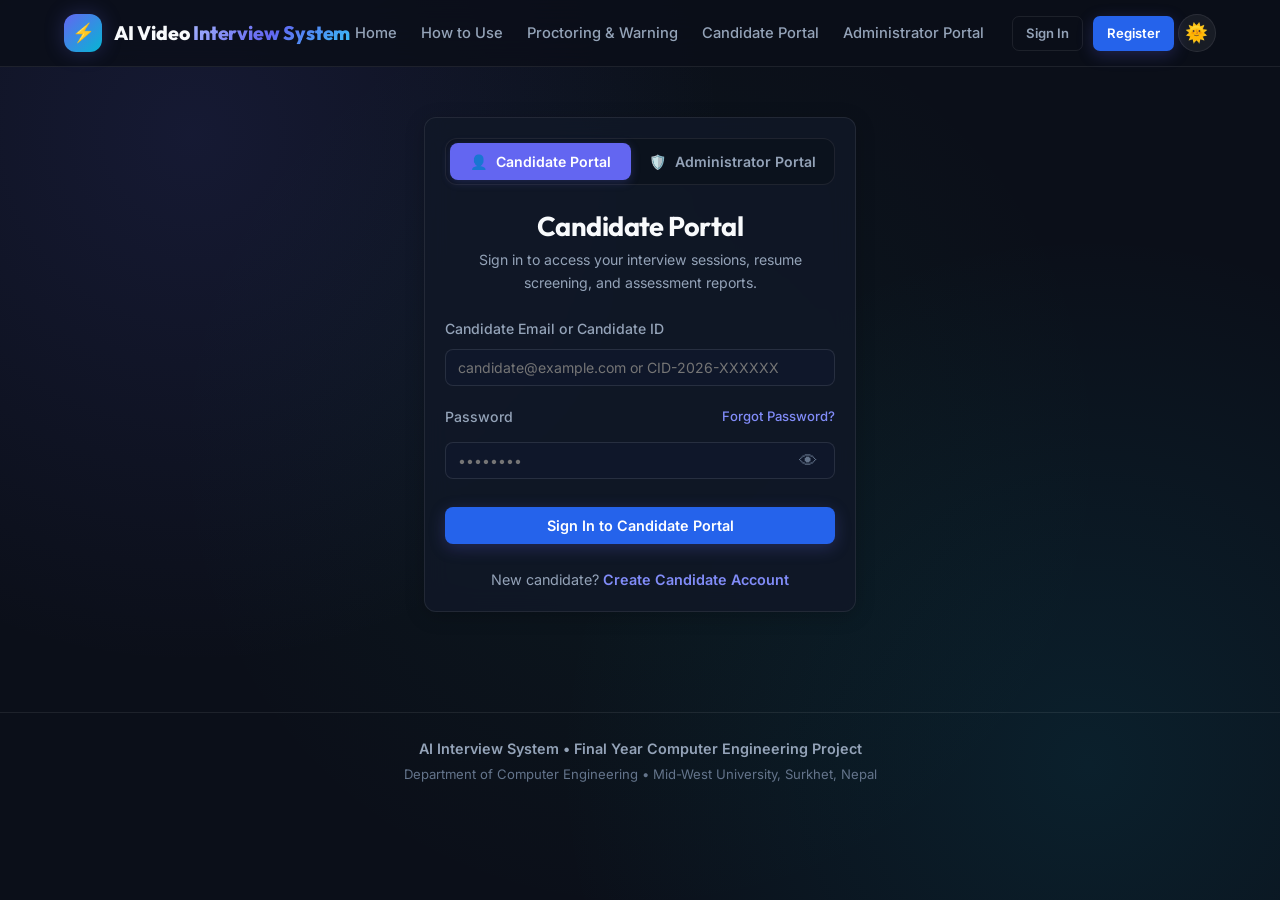
<file: frontend/report.html>
<!DOCTYPE html>
<html lang="en">
<head>
  <meta charset="UTF-8">
  <meta name="viewport" content="width=device-width, initial-scale=1.0">
  <title>Assessment Report - AI Video Interview System</title>
  <link rel="preconnect" href="https://fonts.googleapis.com">
  <link rel="preconnect" href="https://fonts.gstatic.com" crossorigin>
  <link href="https://fonts.googleapis.com/css2?family=Inter:wght@400;500;600;700&family=Outfit:wght@600;700;800&display=swap" rel="stylesheet">
  <link rel="stylesheet" href="css/style.css">
  <script>(function(){try{var t=localStorage.getItem("ai_theme")||"dark";document.documentElement.setAttribute("data-theme",t);}catch(e){}})();</script>
  <style>
    .score-card-grid {
      display: grid;
      grid-template-columns: 340px 1fr 340px;
      gap: 24px;
    }
    @media (max-width: 1100px) {
      .score-card-grid {
        grid-template-columns: 1fr;
      }
    }
    .ai-badge-grid {
      display: grid;
      grid-template-columns: 1fr 1fr;
      gap: 16px;
    }
    .ai-badge-box {
      background: var(--bg-secondary);
      border: 1px solid var(--border-color);
      border-radius: var(--radius-md);
      padding: 16px;
      text-align: center;
    }
  </style>
</head>
<body>

  <!-- Navigation -->
  <nav class="navbar">
    <div class="container nav-container">
      <a href="index.html" class="brand-logo">
        <div class="brand-icon">⚡</div>
        <span>AI Video <span class="gradient-text">Assessment Report</span></span>
      </a>
      <ul class="nav-links">
        <li><a href="dashboard.html" class="nav-link">Dashboard</a></li>
        <li><a href="interview.html" class="nav-link">New Interview</a></li>
      </ul>
      <div id="nav-user-slot" class="nav-user"></div>
    </div>
  </nav>

  <div class="container" style="padding-top: 36px; padding-bottom: 80px;">
    
    <div style="display: flex; justify-content: space-between; align-items: center; margin-bottom: 28px; flex-wrap: wrap; gap: 16px;">
      <div>
        <span class="badge-role" style="background: rgba(16, 185, 129, 0.15); color: #34d399; margin-bottom: 8px; display: inline-block;">Official AI Evaluation</span>
        <h1 style="font-size: 2.2rem;">Interview Assessment <span class="gradient-text">Report</span></h1>
      </div>
      <div style="display: flex; gap: 12px;">
        <button class="btn btn-secondary" onclick="window.print()">🖨️ Print / Save PDF</button>
        <a href="dashboard.html" id="btn-back-dashboard" class="btn btn-primary">Back to Dashboard</a>
      </div>
    </div>

    <!-- Main Report Grid (Matching Proposal Expected Output Slide 11) -->
    <div class="score-card-grid" style="margin-bottom: 32px;">
      
      <!-- Column 1: Candidate Information & Media Summary -->
      <div style="display: flex; flex-direction: column; gap: 20px;">
        
        <!-- Candidate Information Card -->
        <div class="glass-card">
          <h3 class="section-title" style="font-size: 1.15rem; margin-bottom: 16px; border-bottom: 1px solid var(--border-color); padding-bottom: 10px;">
            Candidate Information
          </h3>
          <div style="font-size: 0.92rem; display: flex; flex-direction: column; gap: 12px;">
            <div style="display: flex; justify-content: space-between; align-items: center;">
              <span style="color: var(--text-muted);">Candidate ID:</span>
              <span id="rep-candidate-id" class="badge-role" style="background: rgba(99, 102, 241, 0.15); color: #a5b4fc; font-weight: 700; font-family: var(--font-display);">--</span>
            </div>
            <div style="display: flex; justify-content: space-between;">
              <span style="color: var(--text-muted);">Name:</span>
              <strong id="rep-name" style="color: var(--text-primary);">--</strong>
            </div>
            <div style="display: flex; justify-content: space-between;">
              <span style="color: var(--text-muted);">Position:</span>
              <strong id="rep-position" style="color: var(--text-primary);">Software Engineer</strong>
            </div>
            <div style="display: flex; justify-content: space-between;">
              <span style="color: var(--text-muted);">Interview Date:</span>
              <span id="rep-date" style="color: var(--text-secondary);">--</span>
            </div>
            <div style="display: flex; justify-content: space-between;">
              <span style="color: var(--text-muted);">Interview Type:</span>
              <span id="rep-type" style="color: var(--text-secondary);">Technical & Behavioral</span>
            </div>
            <div style="display: flex; justify-content: space-between;">
              <span style="color: var(--text-muted);">Duration:</span>
              <span id="rep-duration" style="color: var(--text-secondary);">--:--</span>
            </div>
          </div>
        </div>

        <!-- Candidate Biometric Telemetry & Audio/Video Log Card -->
        <div class="glass-card" style="text-align: center; padding: 20px;">
          <div style="position: relative; width: 100%; min-height: 180px; max-height: 240px; background: #000; border-radius: var(--radius-md); overflow: hidden; display: flex; align-items: center; justify-content: center; border: 1px solid var(--border-color);">
            <div id="rep-photo-placeholder" style="font-size: 3.5rem;">👤</div>
            <img id="rep-photo" style="width: 100%; height: 100%; object-fit: cover; display: none;" alt="Candidate Photo">
            <video id="rep-recorded-video" controls playsinline preload="metadata" style="width: 100%; height: 100%; min-height: 180px; max-height: 240px; object-fit: contain; background: #000; display: none;"></video>
            <div style="position: absolute; top: 10px; left: 10px; background: rgba(0,0,0,0.75); padding: 4px 10px; border-radius: 999px; font-size: 0.75rem; color: #10b981; font-weight: 700; display: flex; align-items: center; gap: 6px; z-index: 5; pointer-events: none;">
              <span style="width: 8px; height: 8px; background: #10b981; border-radius: 50%; box-shadow: 0 0 8px #10b981;"></span>
              <span>VERIFIED SESSION</span>
            </div>
          </div>
          <div id="rep-video-clips" style="display: none; margin-top: 12px; gap: 6px; flex-wrap: wrap; justify-content: center;"></div>
          <div style="font-size: 0.82rem; font-weight: 600; color: var(--text-primary); margin-top: 12px;">
            Candidate Biometric Telemetry &amp; Audio/Video Log
          </div>
          <div id="rep-video-status-text" style="font-size: 0.78rem; color: var(--text-muted); margin-top: 4px;">
            Webcam response recording archived &amp; persisted in database.
          </div>
        </div>

      </div>

      <!-- Column 2: Overall Score Gauge & Section-wise Breakdown -->
      <div class="glass-card">
        <h3 class="section-title" style="font-size: 1.15rem; margin-bottom: 20px; text-align: center;">
          Overall AI Assessment Score
        </h3>

        <!-- Radial Gauge -->
        <div class="radial-gauge-container">
          <svg class="radial-gauge-svg" viewBox="0 0 120 120">
            <defs>
              <linearGradient id="scoreGradient" x1="0%" y1="0%" x2="100%" y2="100%">
                <stop offset="0%" stop-color="#10b981" />
                <stop offset="100%" stop-color="#06b6d4" />
              </linearGradient>
            </defs>
            <circle class="radial-gauge-bg" cx="60" cy="60" r="50"></circle>
            <circle id="gauge-circle" class="radial-gauge-progress" cx="60" cy="60" r="50" stroke-dasharray="314.15" stroke-dashoffset="60"></circle>
          </svg>
          <div class="radial-gauge-text">
            <div id="rep-overall-val" class="radial-gauge-val" style="color: var(--accent-emerald);">82%</div>
            <div id="rep-overall-grade" class="radial-gauge-label">Good</div>
          </div>
        </div>

        <!-- Section-wise Scores (Progress Bars) -->
        <div style="margin-top: 36px;">
          
          <div class="progress-container">
            <div class="progress-header">
              <span>Communication Skills</span>
              <strong id="bar-val-comm">85%</strong>
            </div>
            <div class="progress-bar-bg">
              <div id="bar-fill-comm" class="progress-bar-fill fill-emerald" style="width: 85%;"></div>
            </div>
          </div>

          <div class="progress-container">
            <div class="progress-header">
              <span>Technical Knowledge</span>
              <strong id="bar-val-tech">80%</strong>
            </div>
            <div class="progress-bar-bg">
              <div id="bar-fill-tech" class="progress-bar-fill fill-primary" style="width: 80%;"></div>
            </div>
          </div>

          <div class="progress-container">
            <div class="progress-header">
              <span>Problem Solving & Depth</span>
              <strong id="bar-val-prob">78%</strong>
            </div>
            <div class="progress-bar-bg">
              <div id="bar-fill-prob" class="progress-bar-fill fill-amber" style="width: 78%;"></div>
            </div>
          </div>

          <div class="progress-container">
            <div class="progress-header">
              <span>Confidence & Pacing</span>
              <strong id="bar-val-conf">83%</strong>
            </div>
            <div class="progress-bar-bg">
              <div id="bar-fill-conf" class="progress-bar-fill fill-cyan" style="width: 83%;"></div>
            </div>
          </div>

          <div class="progress-container">
            <div class="progress-header">
              <span>Eye Contact & Visual Focus</span>
              <strong id="bar-val-eye">81%</strong>
            </div>
            <div class="progress-bar-bg">
              <div id="bar-fill-eye" class="progress-bar-fill fill-emerald" style="width: 81%;"></div>
            </div>
          </div>

        </div>
      </div>

      <!-- Column 3: AI Analysis & Behavioral Badges -->
      <div style="display: flex; flex-direction: column; gap: 20px;">
        
        <div class="glass-card">
          <h3 class="section-title" style="font-size: 1.15rem; margin-bottom: 16px; border-bottom: 1px solid var(--border-color); padding-bottom: 10px;">
            AI Behavioral Analysis
          </h3>
          
          <div class="ai-badge-grid">
            <div class="ai-badge-box">
              <div style="font-size: 1.6rem; margin-bottom: 4px;">😊</div>
              <div style="font-size: 0.78rem; color: var(--text-muted); text-transform: uppercase;">Facial Expression</div>
              <div id="badge-expr" style="font-weight: 700; color: #34d399; margin-top: 2px;">Positive</div>
            </div>

            <div class="ai-badge-box">
              <div style="font-size: 1.6rem; margin-bottom: 4px;">👁️</div>
              <div style="font-size: 0.78rem; color: var(--text-muted); text-transform: uppercase;">Eye Contact</div>
              <div id="badge-eye" style="font-weight: 700; color: #38bdf8; margin-top: 2px;">Good</div>
            </div>

            <div class="ai-badge-box">
              <div style="font-size: 1.6rem; margin-bottom: 4px;">🎙️</div>
              <div style="font-size: 0.78rem; color: var(--text-muted); text-transform: uppercase;">Speech Analysis</div>
              <div id="badge-speech" style="font-weight: 700; color: #a5b4fc; margin-top: 2px;">Clear</div>
            </div>

            <div class="ai-badge-box">
              <div style="font-size: 1.6rem; margin-bottom: 4px;">✨</div>
              <div style="font-size: 0.78rem; color: var(--text-muted); text-transform: uppercase;">Sentiment</div>
              <div id="badge-sentiment" style="font-weight: 700; color: #fbbf24; margin-top: 2px;">Positive</div>
            </div>
          </div>

          <div style="margin-top: 20px; font-size: 0.82rem; color: var(--text-muted); line-height: 1.5;">
            Visual telemetry measured via MediaPipe 3D face mesh. Auditory signals processed via Whisper acoustic modeling.
          </div>
        </div>

        <div class="glass-card">
          <div style="font-size: 0.85rem; color: var(--text-muted); font-weight: 600; text-transform: uppercase;">Speech Pacing</div>
          <div style="font-size: 2rem; font-weight: 800; color: #fff; margin-top: 6px;">
            <span id="rep-wpm">120</span> <span style="font-size: 0.95rem; font-weight: 500; color: var(--text-secondary);">WPM (Words Per Minute)</span>
          </div>
          <div style="font-size: 0.82rem; color: var(--accent-emerald); margin-top: 4px;">Natural conversational cadence</div>
        </div>

      </div>

    </div>

    <!-- Section 5: Feedback & Summary (Strengths & Areas for Improvement) -->
    <div class="grid-2">
      <!-- Strengths -->
      <div class="glass-card" style="border-left: 4px solid var(--accent-emerald);">
        <div style="display: flex; align-items: center; gap: 10px; margin-bottom: 16px;">
          <span style="font-size: 1.5rem;">👍</span>
          <h3 class="section-title" style="font-size: 1.25rem;">Key Strengths</h3>
        </div>
        <ul id="rep-strengths-list" style="list-style: none; display: flex; flex-direction: column; gap: 10px; font-size: 0.95rem;">
          <li>✓ Good technical knowledge and domain vocabulary.</li>
          <li>✓ Clear verbal communication and articulation.</li>
          <li>✓ Confident posture and positive attitude throughout the session.</li>
        </ul>
      </div>

      <!-- Areas for Improvement -->
      <div class="glass-card" style="border-left: 4px solid var(--accent-amber);">
        <div style="display: flex; align-items: center; gap: 10px; margin-bottom: 16px;">
          <span style="font-size: 1.5rem;">📈</span>
          <h3 class="section-title" style="font-size: 1.25rem;">Areas for Improvement</h3>
        </div>
        <ul id="rep-weaknesses-list" style="list-style: none; display: flex; flex-direction: column; gap: 10px; font-size: 0.95rem;">
          <li>• Provide more structured answers using the STAR format for behavioral scenarios.</li>
          <li>• Deepen architectural edge case descriptions with quantitative trade-offs.</li>
        </ul>
      </div>
    </div>

    <!-- Personalized Summary Text -->
    <div class="glass-card" style="margin-top: 24px;">
      <h3 class="section-title" style="font-size: 1.15rem; margin-bottom: 10px;">Personalized AI Feedback</h3>
      <p id="rep-feedback-text" style="color: var(--text-secondary); font-size: 0.95rem; line-height: 1.6;">
        Candidate delivered a good overall interview performance (82/100). Demonstrated clear communication and positive camera engagement.
      </p>
    </div>

  </div>

  <script src="js/main.js"></script>
  <script src="js/auth.js"></script>
  <script>
    document.addEventListener("DOMContentLoaded", async () => {
      requireAuth();
      const urlParams = new URLSearchParams(window.location.search);
      const interviewId = urlParams.get("interview_id");

      if (!interviewId) {
        showToast("No interview ID specified", "error");
        return;
      }

      try {
        const res = await Api.request(`/api/reports/${interviewId}`);
        const r = res.report;
        const user = Api.getUser();
        if (user && (user.role === "admin" || user.role === "recruiter")) {
          const backBtn = document.getElementById("btn-back-dashboard");
          if (backBtn) {
            backBtn.href = "admin.html";
            backBtn.textContent = "Back to Admin Console";
          }
        }

        document.getElementById("rep-name").textContent = r.candidate_name;
        document.getElementById("rep-position").textContent = r.target_role;
        document.getElementById("rep-date").textContent = r.generated_at || "Recent";
        
        const repCidElem = document.getElementById("rep-candidate-id");
        if (repCidElem) {
          repCidElem.textContent = r.candidate_id || "CID-VERIFIED";
        }

        const repPhoto = document.getElementById("rep-photo");
        const repPlaceholder = document.getElementById("rep-photo-placeholder");
        const repVideo = document.getElementById("rep-recorded-video");
        const repClipsContainer = document.getElementById("rep-video-clips");
        const repStatusText = document.getElementById("rep-video-status-text");

        // Collect all video recordings from responses or interview/report
        const videoResponses = (r.responses || []).filter(item => Boolean(item.video_url || item.video_path));
        const primaryVideoUrl = r.recording_url || (videoResponses.length > 0 ? videoResponses[0].video_url : null);

        if (primaryVideoUrl && repVideo) {
          repVideo.src = primaryVideoUrl;
          repVideo.style.display = "block";
          if (repPlaceholder) repPlaceholder.style.display = "none";
          if (repPhoto) repPhoto.style.display = "none";
          if (repStatusText) {
            repStatusText.innerHTML = `Webcam recording stored in DB: <span style="color: var(--accent-cyan); font-family: monospace;">${r.recording_path || "uploads/recordings"}</span>`;
          }

          // Build question video clips selector if multiple clips exist
          if (videoResponses.length > 0 && repClipsContainer) {
            repClipsContainer.style.display = "flex";
            repClipsContainer.innerHTML = "";
            videoResponses.forEach((vr, idx) => {
              const btn = document.createElement("button");
              btn.className = "btn-secondary";
              btn.style.cssText = "font-size: 0.75rem; padding: 4px 10px; border-radius: 999px; cursor: pointer; transition: all 0.2s;";
              btn.textContent = `Q${vr.question_id || idx + 1} Clip`;
              if (idx === 0) {
                btn.style.borderColor = "var(--accent-cyan)";
                btn.style.color = "var(--accent-cyan)";
              }
              btn.onclick = () => {
                repVideo.src = vr.video_url;
                repVideo.play().catch(() => {});
                Array.from(repClipsContainer.children).forEach(b => {
                  b.style.borderColor = "";
                  b.style.color = "";
                });
                btn.style.borderColor = "var(--accent-cyan)";
                btn.style.color = "var(--accent-cyan)";
              };
              repClipsContainer.appendChild(btn);
            });
          }
        } else if (repPhoto && r.profile_photo_url) {
          repPhoto.src = r.profile_photo_url;
          repPhoto.style.display = "block";
          if (repPlaceholder) repPlaceholder.style.display = "none";
          if (repStatusText) repStatusText.textContent = "Audio & biometric telemetry archived in database.";
        }
        
        // Duration
        const durationSecs = r.detailed_metrics?.total_duration_seconds || 150;
        const mins = Math.floor(durationSecs / 60);
        const secs = Math.floor(durationSecs % 60);
        document.getElementById("rep-duration").textContent = `${String(mins).padStart(2,'0')}:${String(secs).padStart(2,'0')}`;

        // Overall Score & Gauge
        const score = Math.round(r.overall_score);
        document.getElementById("rep-overall-val").textContent = `${score}%`;
        const grade = score >= 88 ? "Outstanding" : (score >= 75 ? "Good" : (score >= 60 ? "Satisfactory" : "Needs Work"));
        document.getElementById("rep-overall-grade").textContent = grade;

        // SVG Radial Gauge offset: 314.15 is full circle circumference (2 * pi * 50)
        const circle = document.getElementById("gauge-circle");
        const offset = 314.15 - (314.15 * score / 100);
        circle.style.strokeDashoffset = offset;

        // Section-wise progress bars
        setBar("comm", r.communication_score);
        setBar("tech", r.technical_score);
        setBar("prob", Math.round((r.technical_score + r.overall_score) / 2));
        setBar("conf", r.confidence_score);
        setBar("eye", r.eye_contact_pct);

        // Speech WPM
        if (r.speech_fluency_wpm) {
          document.getElementById("rep-wpm").textContent = Math.round(r.speech_fluency_wpm);
        }

        // Strengths & Weaknesses lists
        if (r.strengths && r.strengths.length > 0) {
          let html = "";
          r.strengths.forEach(s => html += `<li>✓ ${s}</li>`);
          document.getElementById("rep-strengths-list").innerHTML = html;
        }

        if (r.weaknesses && r.weaknesses.length > 0) {
          let html = "";
          r.weaknesses.forEach(w => html += `<li>• ${w}</li>`);
          document.getElementById("rep-weaknesses-list").innerHTML = html;
        }

        // Feedback summary
        if (r.feedback) {
          document.getElementById("rep-feedback-text").textContent = r.feedback;
        }

      } catch (err) {
        showToast(err.message, "error");
      }
    });

    function setBar(id, val) {
      const rounded = Math.round(val || 75);
      const valEl = document.getElementById(`bar-val-${id}`);
      const fillEl = document.getElementById(`bar-fill-${id}`);
      if (valEl) valEl.textContent = `${rounded}%`;
      if (fillEl) fillEl.style.width = `${rounded}%`;
    }
  </script>

  <footer class="footer" style="margin-top: 50px; text-align: center; border-top: 1px solid var(--border-color); padding: 24px 0;">
    <div class="container">
      <p style="font-size: 0.9rem; color: var(--text-secondary); font-weight: 600;">
        AI Interview System &bull; Final Year Computer Engineering Project
      </p>
      <p style="font-size: 0.82rem; color: var(--text-muted); margin-top: 4px;">
        Department of Computer Engineering &bull; Mid-West University, Surkhet, Nepal
      </p>
    </div>
  </footer>
</body>
</html>
</file>
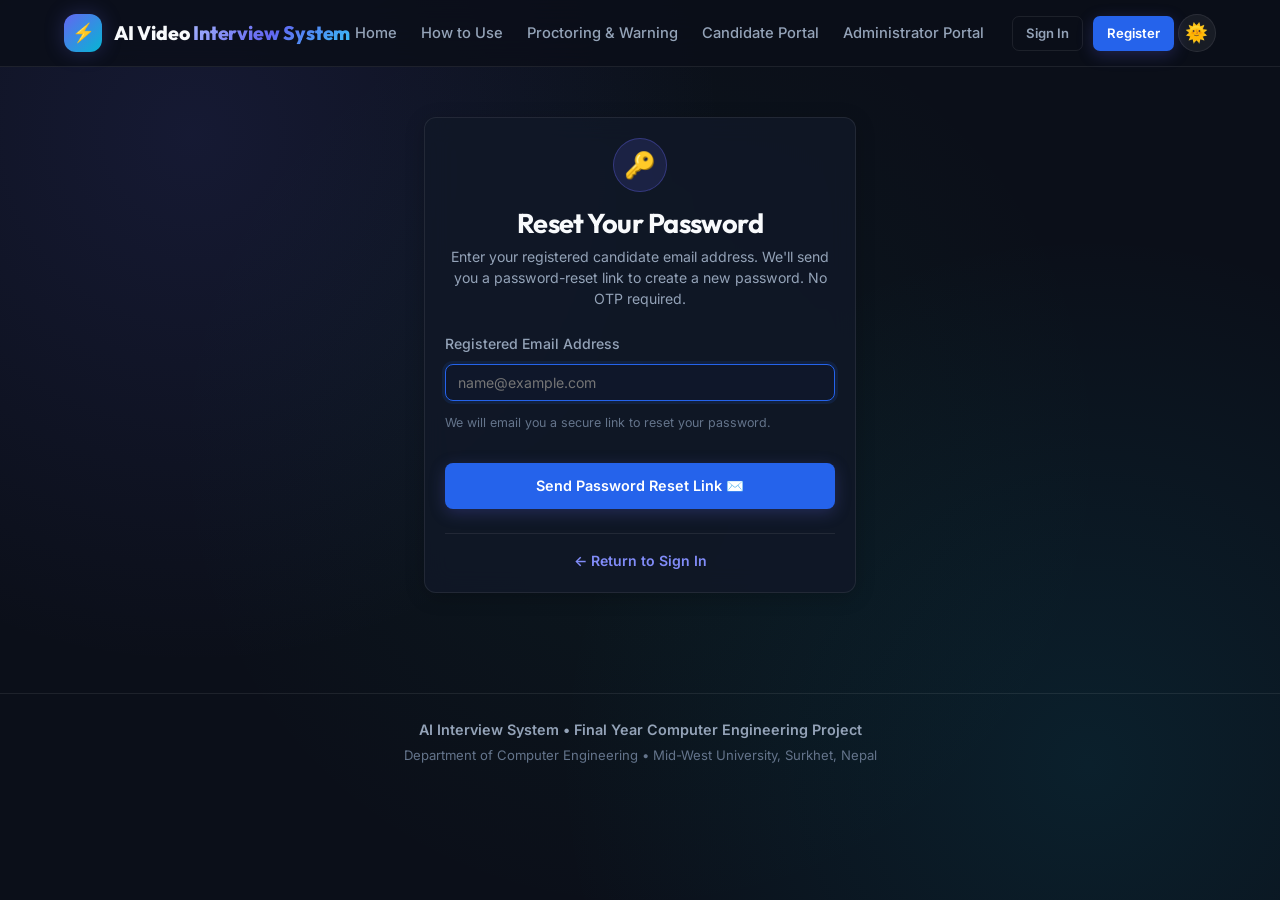
<file: frontend/reset-password.html>
<!DOCTYPE html>
<html lang="en">
<head>
  <meta charset="UTF-8">
  <meta name="viewport" content="width=device-width, initial-scale=1.0">
  <title>Set New Password - AI Video Interview System</title>
  <link rel="preconnect" href="https://fonts.googleapis.com">
  <link rel="preconnect" href="https://fonts.gstatic.com" crossorigin>
  <link href="https://fonts.googleapis.com/css2?family=Inter:wght@400;500;600;700&family=Outfit:wght@600;700;800&display=swap" rel="stylesheet">
  <link rel="stylesheet" href="css/style.css">
  <script>(function(){try{var t=localStorage.getItem("ai_theme")||"dark";document.documentElement.setAttribute("data-theme",t);}catch(e){}})();</script>
</head>
<body>

  <!-- Navigation -->
  <nav class="navbar">
    <div class="container nav-container">
      <a href="index.html" class="brand-logo">
        <div class="brand-icon">⚡</div>
        <span>AI Video <span class="gradient-text">Interview System</span></span>
      </a>
      <ul class="nav-links">
        <li><a href="index.html" class="nav-link">Home</a></li>
        <li><a href="login.html" class="nav-link">Sign In</a></li>
        <li><a href="register.html" class="nav-link">Register</a></li>
      </ul>
      <div id="nav-user-slot" class="nav-user"></div>
    </div>
  </nav>

  <div class="container" style="max-width: 480px; padding-top: 50px; padding-bottom: 60px;">
    <div class="glass-card">
      
      <!-- STATE 1: Token Verifying Loader -->
      <div id="state-loading" style="text-align: center; padding: 30px 10px;">
        <div class="btn-spinner" style="width: 32px; height: 32px; border-color: rgba(99,102,241,0.3); border-top-color: #818cf8; margin: 0 auto 16px;"></div>
        <h3 style="font-size: 1.15rem; font-weight: 600;">Verifying Reset Token...</h3>
        <p style="color: var(--text-secondary); font-size: 0.85rem; margin-top: 4px;">
          Checking security credentials and token validity.
        </p>
      </div>

      <!-- STATE 2: Set New Password Form -->
      <div id="state-form" style="display: none;">
        <div style="text-align: center; margin-bottom: 22px;">
          <div style="display: inline-flex; align-items: center; justify-content: center; width: 50px; height: 50px; border-radius: 50%; background: rgba(16, 185, 129, 0.15); border: 1.5px solid rgba(16, 185, 129, 0.35); font-size: 1.5rem; margin-bottom: 12px;">
            🔒
          </div>
          <h2 style="font-size: 1.65rem;">Set New Password</h2>
          <div id="reset-user-email-chip" style="display: inline-block; padding: 3px 12px; border-radius: 999px; background: rgba(99, 102, 241, 0.12); border: 1px solid rgba(99, 102, 241, 0.3); color: #a5b4fc; font-size: 0.8rem; font-weight: 600; margin-top: 6px;">
            candidate@example.com
          </div>
        </div>

        <div id="reset-error-banner" style="display: none; padding: 10px 14px; border-radius: var(--radius-sm); font-size: 0.85rem; margin-bottom: 16px; background: rgba(244, 63, 94, 0.12); border: 1px solid rgba(244, 63, 94, 0.35); color: #f87171;"></div>

        <form id="reset-password-form">
          <div class="input-group">
            <label for="new_password">New Password</label>
            <div class="password-input-wrap">
              <input type="password" id="new_password" class="form-control" placeholder="At least 6 characters" required autocomplete="new-password">
              <button type="button" class="password-eye-btn" aria-label="Toggle password visibility" title="Show password">👁</button>
            </div>
            <div id="password-strength-wrap" class="password-strength-container" style="display: block;">
              <div class="password-strength-track">
                <div class="password-strength-bar" id="reset-pwd-bar"></div>
              </div>
              <div class="password-strength-info">
                <span class="password-strength-label" id="reset-pwd-label">Strength: None</span>
                <span>Min 6 characters</span>
              </div>
            </div>
          </div>

          <div class="input-group">
            <label for="confirm_password">Confirm New Password</label>
            <div class="password-input-wrap">
              <input type="password" id="confirm_password" class="form-control" placeholder="Re-enter new password" required autocomplete="new-password">
              <button type="button" class="password-eye-btn" aria-label="Toggle password visibility" title="Show password">👁</button>
            </div>
            <div id="password-match-msg" style="font-size: 0.8rem; margin-top: 4px; display: none;"></div>
          </div>

          <button type="submit" id="btn-submit-reset" class="btn btn-primary" style="width: 100%; margin-top: 10px; padding: 13px;">
            <span class="btn-spinner" id="reset-spinner" style="display: none;"></span>
            <span id="reset-btn-text">Update Password &amp; Sign In &rarr;</span>
          </button>
        </form>

        <div style="text-align: center; margin-top: 22px; padding-top: 14px; border-top: 1px solid var(--border-color); font-size: 0.88rem;">
          <a href="login.html" style="color: var(--text-secondary); text-decoration: none;">Cancel and return to <span style="color: #818cf8; font-weight: 600;">Sign In</span></a>
        </div>
      </div>

      <!-- STATE 3: Invalid / Expired Token Error Screen -->
      <div id="state-expired" style="display: none; text-align: center; padding: 20px 8px;">
        <div style="display: inline-flex; align-items: center; justify-content: center; width: 56px; height: 56px; border-radius: 50%; background: rgba(244, 63, 94, 0.15); border: 1.5px solid rgba(244, 63, 94, 0.35); font-size: 1.7rem; margin-bottom: 14px;">
          ⚠️
        </div>
        <h2 style="font-size: 1.5rem;">Link Expired or Invalid</h2>
        <p id="expired-explanation" style="color: var(--text-secondary); font-size: 0.88rem; margin-top: 8px; line-height: 1.5;">
          This password reset link has expired, has already been used, or is not valid. Reset links expire 20 minutes after issuance for account security.
        </p>
        <div style="margin-top: 22px; display: flex; flex-direction: column; gap: 10px;">
          <a href="forgot-password.html" class="btn btn-primary" style="width: 100%; text-decoration: none; padding: 12px;">
            Request Fresh Reset Link &rarr;
          </a>
          <a href="login.html" class="btn btn-outline" style="width: 100%; text-decoration: none; padding: 11px;">
            Return to Sign In
          </a>
        </div>
      </div>

      <!-- STATE 4: Success Screen -->
      <div id="state-success" style="display: none; text-align: center; padding: 20px 8px;">
        <div style="display: inline-flex; align-items: center; justify-content: center; width: 56px; height: 56px; border-radius: 50%; background: rgba(16, 185, 129, 0.18); border: 1.5px solid rgba(16, 185, 129, 0.4); font-size: 1.7rem; margin-bottom: 14px;">
          ✓
        </div>
        <h2 style="font-size: 1.55rem; color: #f8fafc;">Password Successfully Reset!</h2>
        <p style="color: var(--text-secondary); font-size: 0.9rem; margin-top: 6px; line-height: 1.5;">
          Your new password has been securely updated. You can now sign in with your new credentials.
        </p>
        <div style="margin-top: 24px;">
          <a href="login.html" class="btn btn-primary" style="width: 100%; text-decoration: none; padding: 12px;">
            Proceed to Sign In 🚀
          </a>
        </div>
      </div>

    </div>
  </div>

  <footer class="footer" style="margin-top: 40px; text-align: center; border-top: 1px solid var(--border-color); padding: 24px 0;">
    <div class="container">
      <p style="font-size: 0.9rem; color: var(--text-secondary); font-weight: 600;">
        AI Interview System &bull; Final Year Computer Engineering Project
      </p>
      <p style="font-size: 0.82rem; color: var(--text-muted); margin-top: 4px;">
        Department of Computer Engineering &bull; Mid-West University, Surkhet, Nepal
      </p>
    </div>
  </footer>

  <script src="js/main.js"></script>
  <script>
    document.addEventListener("DOMContentLoaded", async () => {
      const stateLoading = document.getElementById("state-loading");
      const stateForm = document.getElementById("state-form");
      const stateExpired = document.getElementById("state-expired");
      const stateSuccess = document.getElementById("state-success");

      const userEmailChip = document.getElementById("reset-user-email-chip");
      const expiredExplanation = document.getElementById("expired-explanation");
      const form = document.getElementById("reset-password-form");
      const newPwdInput = document.getElementById("new_password");
      const confirmPwdInput = document.getElementById("confirm_password");
      const submitBtn = document.getElementById("btn-submit-reset");
      const spinner = document.getElementById("reset-spinner");
      const btnText = document.getElementById("reset-btn-text");
      const errorBanner = document.getElementById("reset-error-banner");
      const matchMsg = document.getElementById("password-match-msg");
      const pwdBar = document.getElementById("reset-pwd-bar");
      const pwdLabel = document.getElementById("reset-pwd-label");

      // Extract token from URL (query parameter ?token=... or path /reset-password/<token>)
      let resetToken = new URLSearchParams(window.location.search).get("token");
      if (!resetToken) {
        const pathSegments = window.location.pathname.split("/").filter(Boolean);
        const resetIdx = pathSegments.indexOf("reset-password");
        if (resetIdx !== -1 && pathSegments[resetIdx + 1]) {
          resetToken = pathSegments[resetIdx + 1];
        }
      }

      function showState(targetState) {
        [stateLoading, stateForm, stateExpired, stateSuccess].forEach(s => s.style.display = "none");
        targetState.style.display = "block";
      }

      if (!resetToken) {
        window.location.href = "forgot-password.html";
        return;
      }

      // Step 1: Validate Token on Page Load
      try {
        const verifyRes = await Api.request(`/api/auth/verify-reset-token?token=${encodeURIComponent(resetToken)}`);
        if (verifyRes.valid) {
          if (userEmailChip) {
            userEmailChip.textContent = verifyRes.email || "Candidate Account";
          }
          showState(stateForm);
        } else {
          showState(stateExpired);
        }
      } catch (err) {
        showState(stateExpired);
        if (err.message) {
          expiredExplanation.textContent = err.message;
        }
      }

      // Real-time password strength indicator
      newPwdInput.addEventListener("input", () => {
        const val = newPwdInput.value;
        let score = 0;
        if (val.length >= 6) score += 25;
        if (val.length >= 8) score += 25;
        if (/[A-Z]/.test(val) && /[a-z]/.test(val)) score += 25;
        if (/[0-9]/.test(val) || /[^A-Za-z0-9]/.test(val)) score += 25;

        pwdBar.style.width = `${score}%`;
        if (score <= 25) {
          pwdBar.style.background = "#f43f5e";
          pwdLabel.textContent = "Strength: Weak";
        } else if (score <= 50) {
          pwdBar.style.background = "#f59e0b";
          pwdLabel.textContent = "Strength: Fair";
        } else if (score <= 75) {
          pwdBar.style.background = "#3b82f6";
          pwdLabel.textContent = "Strength: Good";
        } else {
          pwdBar.style.background = "#10b981";
          pwdLabel.textContent = "Strength: Strong";
        }
        checkPasswordMatch();
      });

      // Real-time match checker
      function checkPasswordMatch() {
        if (!confirmPwdInput.value) {
          matchMsg.style.display = "none";
          return;
        }
        matchMsg.style.display = "block";
        if (newPwdInput.value === confirmPwdInput.value) {
          matchMsg.textContent = "✓ Passwords match";
          matchMsg.style.color = "#34d399";
        } else {
          matchMsg.textContent = "✕ Passwords do not match";
          matchMsg.style.color = "#f87171";
        }
      }

      confirmPwdInput.addEventListener("input", checkPasswordMatch);

      // Eye buttons for password fields
      document.querySelectorAll(".password-eye-btn").forEach(btn => {
        btn.addEventListener("click", () => {
          const input = btn.previousElementSibling;
          if (!input) return;
          if (input.type === "password") {
            input.type = "text";
            btn.textContent = "🙈";
          } else {
            input.type = "password";
            btn.textContent = "👁";
          }
        });
      });

      // Step 2: Handle Password Reset Submission
      form.addEventListener("submit", async (e) => {
        e.preventDefault();
        const newPassword = newPwdInput.value.trim();
        const confirmPassword = confirmPwdInput.value.trim();

        if (newPassword.length < 6) {
          errorBanner.textContent = "Password must be at least 6 characters long.";
          errorBanner.style.display = "block";
          showToast("Password must be at least 6 characters", "warning");
          return;
        }

        if (newPassword !== confirmPassword) {
          errorBanner.textContent = "Passwords do not match. Please verify and try again.";
          errorBanner.style.display = "block";
          showToast("Passwords do not match", "warning");
          return;
        }

        try {
          submitBtn.disabled = true;
          spinner.style.display = "inline-block";
          btnText.textContent = "Updating Password...";
          errorBanner.style.display = "none";

          await Api.request("/api/auth/reset-password", {
            method: "POST",
            body: JSON.stringify({
              token: resetToken,
              password: newPassword,
              confirm_password: confirmPassword
            })
          });

          showToast("Password updated successfully!", "success");
          showState(stateSuccess);

          // Auto redirect to sign in after 2.5s
          setTimeout(() => {
            window.location.href = "login.html";
          }, 2500);

        } catch (err) {
          errorBanner.textContent = err.message || "Failed to update password. Please try again.";
          errorBanner.style.display = "block";
          showToast(err.message || "Password update failed", "error");
        } finally {
          submitBtn.disabled = false;
          spinner.style.display = "none";
          btnText.textContent = "Update Password & Sign In →";
        }
      });
    });
  </script>
</body>
</html>
</file>
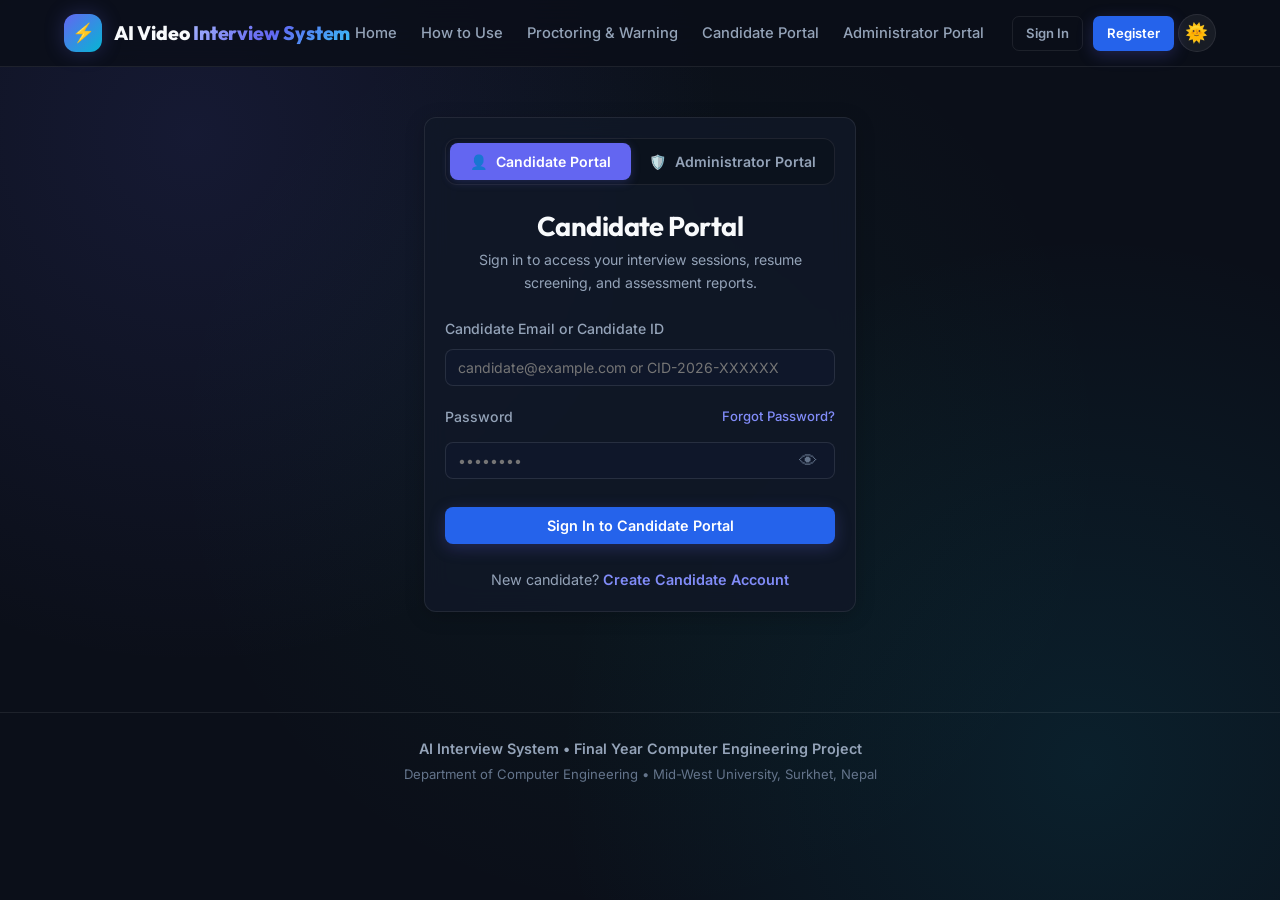
<file: frontend/resume_upload.html>
<!DOCTYPE html>
<html lang="en">
<head>
  <meta charset="UTF-8">
  <meta name="viewport" content="width=device-width, initial-scale=1.0">
  <title>Resume Screening - AI Video Interview System</title>
  <link rel="preconnect" href="https://fonts.googleapis.com">
  <link rel="preconnect" href="https://fonts.gstatic.com" crossorigin>
  <link href="https://fonts.googleapis.com/css2?family=Inter:wght@400;500;600;700&family=Outfit:wght@600;700;800&display=swap" rel="stylesheet">
  <link rel="stylesheet" href="css/style.css">
  <script>(function(){try{var t=localStorage.getItem("ai_theme")||"dark";document.documentElement.setAttribute("data-theme",t);}catch(e){}})();</script>
</head>
<body>

  <!-- Navigation -->
  <nav class="navbar">
    <div class="container nav-container">
      <a href="index.html" class="brand-logo">
        <div class="brand-icon">⚡</div>
        <span>AI Video <span class="gradient-text">Interview System</span></span>
      </a>
      <ul class="nav-links">
        <li><a href="index.html" class="nav-link">Home</a></li>
        <li><a href="dashboard.html" class="nav-link">Dashboard</a></li>
        <li><a href="resume_upload.html" class="nav-link active">Resume Screening</a></li>
      </ul>
      <div id="nav-user-slot" class="nav-user"></div>
    </div>
  </nav>

  <div class="container" style="padding-top: 40px; padding-bottom: 80px; max-width: 960px;">
    <div style="text-align: center; margin-bottom: 36px;">
      <h1 style="font-size: 2.2rem;">Resume Upload & <span class="gradient-text">NLP Screening</span></h1>
      <p style="color: var(--text-secondary); max-width: 650px; margin: 8px auto 0;">
        Upload your resume (PDF or DOCX). Our NLP engine extracts technical skills, education, and experience, evaluating qualification relevance for your target engineering role.
      </p>
    </div>

    <!-- Upload Card -->
    <div class="glass-card" style="margin-bottom: 32px;">
      <form id="resume-upload-form">
        <div style="display: flex; gap: 20px; align-items: center; margin-bottom: 24px; flex-wrap: wrap;">
          <div style="flex: 1; min-width: 250px;">
            <label style="display: block; font-size: 0.88rem; margin-bottom: 8px; font-weight: 500; color: var(--text-secondary);">Target Role For Screening</label>
            <select id="target_role" class="form-control">
              <option value="Software Engineer">Software Engineer</option>
              <option value="AI/ML Engineer">AI/ML Engineer</option>
              <option value="Full Stack Developer">Full Stack Developer</option>
              <option value="Data Scientist">Data Scientist</option>
            </select>
          </div>
          <div style="flex: 1; min-width: 250px; align-self: flex-end;">
            <button type="submit" id="btn-submit-resume" class="btn btn-primary" style="width: 100%; height: 46px;" disabled>
              Analyze & Screen Resume
            </button>
          </div>
        </div>

        <div id="dropzone" class="dropzone" tabindex="0" role="button" aria-label="Dropzone for uploading resume file">
          <input type="file" id="resume-file" accept=".pdf,.docx,.txt" style="display: none;">
          <div id="dropzone-idle-view">
            <div style="font-size: 3rem; margin-bottom: 12px; transition: transform 0.3s ease;">📄</div>
            <h3 style="font-size: 1.2rem; margin-bottom: 6px;" id="dropzone-title">Click to upload or drag & drop your resume</h3>
            <p style="color: var(--text-muted); font-size: 0.88rem;" id="dropzone-subtitle">Supported formats: PDF, DOCX, TXT (Max 10MB)</p>
          </div>
          <div id="dropzone-active-view" style="display: none;">
            <div style="font-size: 2.6rem; margin-bottom: 8px; color: var(--accent-emerald);">✓</div>
            <div class="dropzone-file-selected" id="dropzone-file-pill">
              <span id="dropzone-filename">resume.pdf</span>
              <span id="dropzone-filesize" style="font-size: 0.8rem; opacity: 0.8;">(0 KB)</span>
              <button type="button" id="btn-remove-resume-file" style="background: none; border: none; color: #f87171; cursor: pointer; font-size: 1rem; margin-left: 6px; padding: 2px;" title="Remove file">✕</button>
            </div>
            <p style="color: var(--accent-emerald); font-size: 0.85rem; margin-top: 10px; font-weight: 500;">
              File ready for NLP parsing. Click "Analyze & Screen Resume" above.
            </p>
          </div>
        </div>
      </form>
    </div>

    <!-- Results Section (Hidden until parsed) -->
    <div id="results-section" style="display: none;">
      
      <!-- Identity Name Verification Alert Card -->
      <div id="verification-banner" class="glass-card" style="margin-bottom: 24px; padding: 18px 24px; display: none;">
        <div style="display: flex; align-items: center; justify-content: space-between; flex-wrap: wrap; gap: 14px;">
          <div style="display: flex; align-items: center; gap: 14px;">
            <div id="verif-icon" style="font-size: 2rem;">🔒</div>
            <div>
              <div id="verif-title" style="font-weight: 700; font-size: 1.05rem;">CV Identity Verification</div>
              <div id="verif-desc" style="font-size: 0.88rem; color: var(--text-secondary); margin-top: 2px;">Checking registered name match...</div>
            </div>
          </div>
          <span id="verif-badge" class="badge-role">Checking...</span>
        </div>
      </div>

      <!-- Screening Score Highlight Card -->
      <div class="glass-card" style="margin-bottom: 28px; background: linear-gradient(135deg, rgba(22, 30, 49, 0.9), rgba(17, 24, 39, 0.9));">
        <div style="display: flex; align-items: center; justify-content: space-between; flex-wrap: wrap; gap: 24px;">
          <div>
            <span class="badge-role" style="background: rgba(16, 185, 129, 0.2); color: #34d399; margin-bottom: 8px; display: inline-block;">Screening Complete</span>
            <h2 style="font-size: 1.8rem; margin-bottom: 4px;" id="result-candidate-name">Candidate Profile</h2>
            <p style="color: var(--text-secondary); font-size: 0.92rem;" id="result-target-role">Target Role: Software Engineer</p>
          </div>

          <div style="text-align: right;">
            <div style="font-size: 0.85rem; color: var(--text-muted); font-weight: 600; text-transform: uppercase;">Relevance Match Score</div>
            <div style="font-size: 3rem; font-weight: 800; font-family: var(--font-display); color: var(--accent-emerald);" id="result-screening-score">85%</div>
          </div>
        </div>
      </div>

      <!-- Detailed Breakdown Grid -->
      <div class="grid-2" style="margin-bottom: 32px;">
        <!-- Extracted Skills -->
        <div class="glass-card">
          <h3 class="section-title" style="font-size: 1.2rem; margin-bottom: 16px;">Extracted Technical Skills</h3>
          <div id="result-tech-skills"></div>

          <h3 class="section-title" style="font-size: 1.2rem; margin-top: 24px; margin-bottom: 16px;">Soft Skills</h3>
          <div id="result-soft-skills"></div>
        </div>

        <!-- Role Requirement Matching -->
        <div class="glass-card">
          <h3 class="section-title" style="font-size: 1.2rem; margin-bottom: 16px;">Job Role Skill Alignment</h3>
          <div style="margin-bottom: 16px;">
            <div style="font-size: 0.85rem; font-weight: 600; color: #34d399; margin-bottom: 6px;">✓ Matched Required Skills:</div>
            <div id="result-matched-skills"></div>
          </div>
          <div>
            <div style="font-size: 0.85rem; font-weight: 600; color: var(--accent-amber); margin-bottom: 6px;">⚠ Recommended Additional Skills:</div>
            <div id="result-missing-skills"></div>
          </div>
        </div>
      </div>

      <!-- Action: Proceed to Interview -->
      <div class="glass-card" style="text-align: center; padding: 36px;">
        <h3 style="font-size: 1.4rem; margin-bottom: 8px;">Ready to Begin Your AI Video Interview?</h3>
        <p id="proceed-desc-text" style="color: var(--text-secondary); max-width: 600px; margin: 0 auto 20px;">
          Our dynamic question generator will tailor questions based on your identified skills and target role.
        </p>
        <button id="btn-proceed-interview" class="btn btn-primary btn-lg">
          Launch AI Video Interview Room ➔
        </button>
      </div>

    </div>
  </div>

  <script src="js/main.js"></script>
  <script src="js/auth.js"></script>
  <script>
    document.addEventListener("DOMContentLoaded", () => {
      requireAuth();
      const dropzone = document.getElementById("dropzone");
      const fileInput = document.getElementById("resume-file");
      const submitBtn = document.getElementById("btn-submit-resume");
      const uploadForm = document.getElementById("resume-upload-form");
      const targetRoleSelect = document.getElementById("target_role");

      // Check if candidate already has target role
      const user = Api.getUser();
      if (user && user.target_role) {
        targetRoleSelect.value = user.target_role;
      }

      const idleView = document.getElementById("dropzone-idle-view");
      const activeView = document.getElementById("dropzone-active-view");
      const filenameEl = document.getElementById("dropzone-filename");
      const filesizeEl = document.getElementById("dropzone-filesize");
      const removeBtn = document.getElementById("btn-remove-resume-file");

      function formatBytes(bytes) {
        if (bytes < 1024) return `${bytes} B`;
        if (bytes < 1048576) return `${(bytes / 1024).toFixed(1)} KB`;
        return `${(bytes / 1048576).toFixed(2)} MB`;
      }

      function setResumeFile(file) {
        if (!file) {
          fileInput.value = "";
          idleView.style.display = "block";
          activeView.style.display = "none";
          submitBtn.disabled = true;
          return;
        }

        const validExts = [".pdf", ".docx", ".txt"];
        const ext = "." + file.name.split(".").pop().toLowerCase();
        if (!validExts.includes(ext)) {
          showToast(`Invalid file format "${ext}". Please upload a PDF, DOCX, or TXT file.`, "error");
          return;
        }

        if (file.size > 10 * 1024 * 1024) {
          showToast("File exceeds 10MB limit. Please upload a smaller resume.", "warning");
          return;
        }

        filenameEl.textContent = file.name;
        filesizeEl.textContent = `(${formatBytes(file.size)})`;
        idleView.style.display = "none";
        activeView.style.display = "block";
        submitBtn.disabled = false;
      }

      dropzone.addEventListener("click", (e) => {
        if (e.target === removeBtn || removeBtn.contains(e.target)) return;
        fileInput.click();
      });

      dropzone.addEventListener("keydown", (e) => {
        if (e.key === "Enter" || e.key === " ") {
          e.preventDefault();
          fileInput.click();
        }
      });

      removeBtn.addEventListener("click", (e) => {
        e.stopPropagation();
        setResumeFile(null);
        showToast("Resume selection cleared", "info");
      });

      fileInput.addEventListener("change", () => {
        if (fileInput.files.length > 0) {
          setResumeFile(fileInput.files[0]);
        }
      });

      // Drag and drop handlers
      ["dragenter", "dragover"].forEach(name => {
        dropzone.addEventListener(name, (e) => {
          e.preventDefault();
          dropzone.classList.add("dragover");
        });
      });

      ["dragleave", "drop"].forEach(name => {
        dropzone.addEventListener(name, (e) => {
          e.preventDefault();
          dropzone.classList.remove("dragover");
        });
      });

      dropzone.addEventListener("drop", (e) => {
        if (e.dataTransfer.files.length > 0) {
          fileInput.files = e.dataTransfer.files;
          setResumeFile(e.dataTransfer.files[0]);
        }
      });

      // Form submission
      uploadForm.addEventListener("submit", async (e) => {
        e.preventDefault();
        if (!fileInput.files.length) {
          showToast("Please select a resume file before screening.", "warning");
          return;
        }

        submitBtn.disabled = true;
        submitBtn.innerHTML = `<span class="btn-spinner"></span> Parsing & Screening with NLP...`;

        const formData = new FormData();
        formData.append("resume", fileInput.files[0]);
        formData.append("target_role", targetRoleSelect.value);

        try {
          const res = await Api.request("/api/resume/upload", {
            method: "POST",
            body: formData
          });

          showToast("Resume parsed and screened successfully!", "success");
          displayResults(res.data);
        } catch (err) {
          showToast(err.message, "error");
        } finally {
          submitBtn.disabled = false;
          submitBtn.textContent = "Analyze & Screen Resume";
        }
      });

      function displayResults(data) {
        document.getElementById("results-section").style.display = "block";
        document.getElementById("results-section").scrollIntoView({ behavior: "smooth" });

        const resume = data.resume;
        const screening = data.screening;
        const verif = data.verification || {
          is_verified: resume.is_verified,
          status: resume.verification_status,
          message: resume.verification_message,
          registered_name: (user && user.full_name) || "Registered Profile",
          extracted_name: resume.candidate_name
        };

        const verifBanner = document.getElementById("verification-banner");
        const verifIcon = document.getElementById("verif-icon");
        const verifTitle = document.getElementById("verif-title");
        const verifDesc = document.getElementById("verif-desc");
        const verifBadge = document.getElementById("verif-badge");
        const proceedBtn = document.getElementById("btn-proceed-interview");
        const proceedMsg = document.getElementById("proceed-desc-text");

        verifBanner.style.display = "block";
        if (verif.is_verified) {
          verifBanner.style.border = "1px solid rgba(16, 185, 129, 0.45)";
          verifBanner.style.background = "rgba(16, 185, 129, 0.1)";
          verifIcon.textContent = "✅";
          verifTitle.textContent = "CV Identity Verified Successfully";
          verifTitle.style.color = "#34d399";
          verifDesc.textContent = `Name on CV ("${verif.extracted_name || resume.candidate_name}") matches your registered name ("${user ? user.full_name : ''}"). You are authorized to proceed to the interview.`;
          verifBadge.textContent = "VERIFIED";
          verifBadge.style.background = "rgba(16, 185, 129, 0.2)";
          verifBadge.style.color = "#34d399";
          proceedBtn.disabled = false;
          proceedBtn.style.opacity = "1";
          proceedBtn.style.cursor = "pointer";
          if (proceedMsg) proceedMsg.textContent = "Our dynamic question generator will tailor questions based on your identified skills and target role.";
        } else {
          verifBanner.style.border = "1px solid rgba(244, 63, 94, 0.6)";
          verifBanner.style.background = "rgba(244, 63, 94, 0.12)";
          verifIcon.textContent = "❌";
          verifTitle.textContent = "Interview Blocked: Name Mismatch";
          verifTitle.style.color = "#f87171";
          verifDesc.innerHTML = `<strong style="color:#fecdd3; font-size:0.95rem;">Your registered name does not match the name on your CV. Please upload the correct CV.</strong><br><span style="font-size:0.82rem; color:var(--text-muted); margin-top:4px; display:inline-block;">Registered Name: <strong>${user ? user.full_name : 'Unknown'}</strong> &bull; Name Detected on CV: <strong>${verif.extracted_name || resume.candidate_name || 'None'}</strong></span>`;
          verifBadge.textContent = "REJECTED";
          verifBadge.style.background = "rgba(244, 63, 94, 0.25)";
          verifBadge.style.color = "#f43f5e";
          proceedBtn.disabled = true;
          proceedBtn.style.opacity = "0.4";
          proceedBtn.style.cursor = "not-allowed";
          if (proceedMsg) proceedMsg.innerHTML = `<span style="color:#f87171; font-weight:600;">⚠ Interview Blocked: Your registered name does not match the name on your CV. Please upload the correct CV above to proceed.</span>`;
        }

        document.getElementById("result-candidate-name").textContent = resume.candidate_name || "Candidate";
        document.getElementById("result-target-role").textContent = `Target Role: ${screening.target_role}`;
        document.getElementById("result-screening-score").textContent = `${screening.screening_score}%`;

        // Tech Skills
        let techHtml = "";
        (resume.technical_skills || []).forEach(s => techHtml += `<span class="badge-tag tech">${s}</span>`);
        document.getElementById("result-tech-skills").innerHTML = techHtml || "<span style='color:var(--text-muted)'>None detected</span>";

        // Soft Skills
        let softHtml = "";
        (resume.soft_skills || []).forEach(s => softHtml += `<span class="badge-tag soft">${s}</span>`);
        document.getElementById("result-soft-skills").innerHTML = softHtml || "<span style='color:var(--text-muted)'>None detected</span>";

        // Matched Skills
        let matchHtml = "";
        (screening.matched_required_skills || []).forEach(s => matchHtml += `<span class="badge-tag tech" style="background:rgba(16,185,129,0.15); color:#6ee7b7;">✓ ${s}</span>`);
        document.getElementById("result-matched-skills").innerHTML = matchHtml || "<span style='color:var(--text-muted)'>No exact matches</span>";

        // Missing Skills
        let missHtml = "";
        (screening.missing_required_skills || []).forEach(s => missHtml += `<span class="badge-tag" style="color:#fcd34d;">+ ${s}</span>`);
        document.getElementById("result-missing-skills").innerHTML = missHtml || "<span style='color:#34d399;'>All core requirements covered!</span>";

        // Connect button
        document.getElementById("btn-proceed-interview").onclick = () => {
          if (!proceedBtn.disabled) {
            window.location.href = `interview.html?role=${encodeURIComponent(screening.target_role)}`;
          }
        };
      }
    });
  </script>

  <footer class="footer" style="margin-top: 50px; text-align: center; border-top: 1px solid var(--border-color); padding: 24px 0;">
    <div class="container">
      <p style="font-size: 0.9rem; color: var(--text-secondary); font-weight: 600;">
        AI Interview System &bull; Final Year Computer Engineering Project
      </p>
      <p style="font-size: 0.82rem; color: var(--text-muted); margin-top: 4px;">
        Department of Computer Engineering &bull; Mid-West University, Surkhet, Nepal
      </p>
    </div>
  </footer>
</body>
</html>
</file>
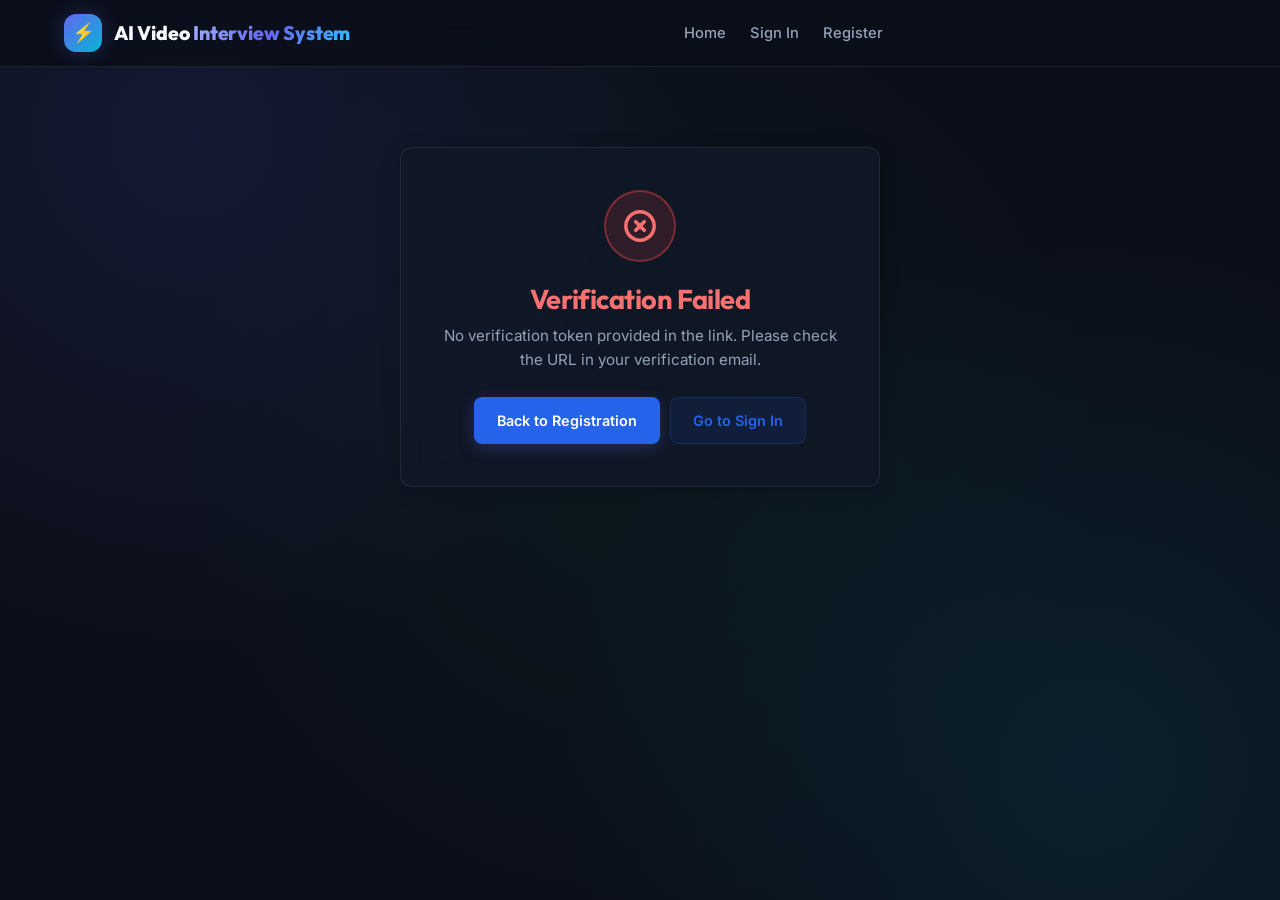
<file: frontend/verify-email.html>
<!DOCTYPE html>
<html lang="en">
<head>
  <meta charset="UTF-8">
  <meta name="viewport" content="width=device-width, initial-scale=1.0">
  <title>Verify Email - AI Video Interview System</title>
  <link rel="preconnect" href="https://fonts.googleapis.com">
  <link rel="preconnect" href="https://fonts.gstatic.com" crossorigin>
  <link href="https://fonts.googleapis.com/css2?family=Inter:wght@400;500;600;700&family=Outfit:wght@600;700;800&display=swap" rel="stylesheet">
  <link rel="stylesheet" href="css/style.css">
  <script>(function(){try{var t=localStorage.getItem("ai_theme")||"dark";document.documentElement.setAttribute("data-theme",t);}catch(e){}})();</script>
  <style>
    .verify-page-card {
      max-width: 480px;
      margin: 80px auto;
      text-align: center;
      padding: 42px 32px;
      position: relative;
    }
    .verify-icon-wrap {
      width: 72px;
      height: 72px;
      border-radius: 50%;
      display: inline-flex;
      align-items: center;
      justify-content: center;
      margin-bottom: 20px;
      position: relative;
    }
    .verify-icon-loading {
      background: rgba(99, 102, 241, 0.15);
      border: 2px solid rgba(99, 102, 241, 0.4);
      color: #818cf8;
    }
    .verify-icon-success {
      background: rgba(16, 185, 129, 0.15);
      border: 2px solid rgba(16, 185, 129, 0.4);
      color: #34d399;
      box-shadow: 0 0 25px rgba(16, 185, 129, 0.3);
    }
    .verify-icon-error {
      background: rgba(239, 68, 68, 0.15);
      border: 2px solid rgba(239, 68, 68, 0.4);
      color: #f87171;
    }
    .verify-spinner {
      width: 36px;
      height: 36px;
      border: 3px solid rgba(99, 102, 241, 0.2);
      border-top-color: #6366f1;
      border-radius: 50%;
      animation: verifySpin 0.8s linear infinite;
    }
    @keyframes verifySpin {
      to { transform: rotate(360deg); }
    }
    .verify-title {
      font-size: 1.7rem;
      font-family: var(--font-display, 'Outfit', sans-serif);
      font-weight: 700;
      margin-bottom: 8px;
    }
    .verify-desc {
      color: var(--text-secondary, #94a3b8);
      font-size: 0.95rem;
      line-height: 1.6;
      margin-bottom: 24px;
    }
    .verify-email-badge {
      display: inline-block;
      padding: 6px 16px;
      background: rgba(255, 255, 255, 0.06);
      border: 1px solid rgba(255, 255, 255, 0.12);
      border-radius: 20px;
      font-weight: 600;
      color: #f8fafc;
      font-size: 0.9rem;
      margin-bottom: 24px;
      word-break: break-all;
    }
  </style>
</head>
<body>

  <!-- Navigation -->
  <nav class="navbar">
    <div class="container nav-container">
      <a href="index.html" class="brand-logo">
        <div class="brand-icon">⚡</div>
        <span>AI Video <span class="gradient-text">Interview System</span></span>
      </a>
      <ul class="nav-links">
        <li><a href="index.html" class="nav-link">Home</a></li>
        <li><a href="login.html" class="nav-link">Sign In</a></li>
        <li><a href="register.html" class="nav-link">Register</a></li>
      </ul>
      <div id="nav-user-slot" class="nav-user"></div>
    </div>
  </nav>

  <div class="container">
    <div class="glass-card verify-page-card">

      <!-- STATE 1: Verifying in Progress -->
      <div id="state-loading">
        <div class="verify-icon-wrap verify-icon-loading">
          <div class="verify-spinner"></div>
        </div>
        <h2 class="verify-title">Verifying Your Email</h2>
        <p class="verify-desc">Please wait a moment while we validate your verification token...</p>
      </div>

      <!-- STATE 2: Verification Successful -->
      <div id="state-success" style="display: none;">
        <div class="verify-icon-wrap verify-icon-success">
          <svg width="36" height="36" viewBox="0 0 24 24" fill="none" stroke="currentColor" stroke-width="2.5" stroke-linecap="round" stroke-linejoin="round">
            <polyline points="20 6 9 17 4 12"></polyline>
          </svg>
        </div>
        <h2 class="verify-title" style="color: #34d399;">Email Verified!</h2>
        <div class="verify-email-badge" id="verified-email-display">candidate@example.com</div>
        <p class="verify-desc">
          Your email address has been successfully verified.<br>
          You can now sign in to your candidate account and take your AI video interview.
        </p>
        <a href="login.html" id="btn-goto-login" class="btn btn-primary" style="display: inline-block; width: 100%; padding: 13px; text-decoration: none;">
          Sign In to Candidate Portal &rarr;
        </a>
        <div id="countdown-text" style="font-size: 0.82rem; color: var(--text-muted); margin-top: 14px;">
          Redirecting to Sign In in <span id="redirect-seconds">5</span>s...
        </div>
      </div>

      <!-- STATE 3: Verification Error -->
      <div id="state-error" style="display: none;">
        <div class="verify-icon-wrap verify-icon-error">
          <svg width="34" height="34" viewBox="0 0 24 24" fill="none" stroke="currentColor" stroke-width="2.5" stroke-linecap="round" stroke-linejoin="round">
            <circle cx="12" cy="12" r="10"></circle>
            <line x1="15" y1="9" x2="9" y2="15"></line>
            <line x1="9" y1="9" x2="15" y2="15"></line>
          </svg>
        </div>
        <h2 class="verify-title" style="color: #f87171;">Verification Failed</h2>
        <p class="verify-desc" id="error-message-text">
          This email verification link is invalid, expired, or has already been used.
        </p>
        <div style="display: flex; gap: 10px; justify-content: center;">
          <a href="register.html" class="btn btn-primary" style="text-decoration: none; padding: 11px 22px;">
            Back to Registration
          </a>
          <a href="login.html" class="btn btn-secondary" style="text-decoration: none; padding: 11px 22px;">
            Go to Sign In
          </a>
        </div>
      </div>

    </div>
  </div>

  <script>
    (function () {
      const urlParams = new URLSearchParams(window.location.search);
      const token = urlParams.get('token');

      const stateLoading = document.getElementById('state-loading');
      const stateSuccess = document.getElementById('state-success');
      const stateError = document.getElementById('state-error');
      const verifiedEmailDisplay = document.getElementById('verified-email-display');
      const errorMessageText = document.getElementById('error-message-text');
      const redirectSecondsSpan = document.getElementById('redirect-seconds');

      if (!token) {
        stateLoading.style.display = 'none';
        stateError.style.display = 'block';
        errorMessageText.textContent = 'No verification token provided in the link. Please check the URL in your verification email.';
        return;
      }

      // Call verification API
      fetch('/api/auth/verify-link', {
        method: 'POST',
        headers: { 'Content-Type': 'application/json' },
        body: JSON.stringify({ token: token })
      })
        .then(async (res) => {
          const data = await res.json().catch(() => ({}));
          stateLoading.style.display = 'none';

          if (res.ok && data.status === 'success') {
            stateSuccess.style.display = 'block';
            if (data.email) {
              verifiedEmailDisplay.textContent = data.email;
            }
            // Store token for seamless registration completion if needed
            if (data.verification_token) {
              sessionStorage.setItem('ai_email_verified_token', data.verification_token);
              sessionStorage.setItem('ai_email_verified_email', data.email);
            }

            // Start countdown to redirect
            let remaining = 5;
            const timer = setInterval(() => {
              remaining--;
              if (redirectSecondsSpan) redirectSecondsSpan.textContent = remaining;
              if (remaining <= 0) {
                clearInterval(timer);
                window.location.href = 'login.html?verified=1';
              }
            }, 1000);
          } else {
            stateError.style.display = 'block';
            errorMessageText.textContent = data.message || 'Verification link is invalid or has expired. Please request a new verification link.';
          }
        })
        .catch((err) => {
          stateLoading.style.display = 'none';
          stateError.style.display = 'block';
          errorMessageText.textContent = 'Network error while contacting the verification server. Please ensure the backend is running.';
        });
    })();
  </script>
</body>
</html>
</file>
<file: frontend/css/style.css>
/* ===================================================================
   AI-Powered Intelligent Video Interview Assessment System
   Design System & Styling - Dark & Light Modern Themes
   Full Multi-Device Responsiveness (Mobile, Tablet, Laptop, Desktop)
   =================================================================== */

:root {
  /* Dark Theme (Default) */
  --bg-primary: #0b0f19;
  --bg-secondary: #111827;
  --bg-card: rgba(22, 30, 49, 0.75);
  --bg-card-hover: rgba(30, 41, 67, 0.85);
  --bg-elevated: rgba(17, 24, 39, 0.85);
  --border-color: rgba(255, 255, 255, 0.08);
  --border-focus: rgba(99, 102, 241, 0.5);
  
  --text-primary: #f8fafc;
  --text-secondary: #94a3b8;
  --text-muted: #64748b;
  
  --primary: #6366f1;
  --primary-hover: #4f46e5;
  --primary-glow: rgba(99, 102, 241, 0.25);
  
  --accent-cyan: #06b6d4;
  --accent-emerald: #10b981;
  --accent-amber: #f59e0b;
  --accent-rose: #f43f5e;
  
  --font-sans: 'Inter', -apple-system, BlinkMacSystemFont, 'Segoe UI', Roboto, sans-serif;
  --font-display: 'Outfit', -apple-system, BlinkMacSystemFont, sans-serif;
  
  --radius-sm: 8px;
  --radius-md: 12px;
  --radius-lg: 18px;
  --radius-full: 9999px;
  
  --shadow-sm: 0 2px 8px rgba(0, 0, 0, 0.3);
  --shadow-md: 0 8px 24px rgba(0, 0, 0, 0.4);
  --shadow-lg: 0 16px 40px rgba(0, 0, 0, 0.6);
  --shadow-glow: 0 0 30px var(--primary-glow);
  
  --transition: all 0.25s cubic-bezier(0.16, 1, 0.3, 1);
  --theme-transition: background-color 0.3s ease, background 0.3s ease, color 0.3s ease, border-color 0.3s ease, box-shadow 0.3s ease;
}

/* ===================================================================
   Light Theme Token Overrides
   =================================================================== */
[data-theme="light"] {
  --bg-primary: #f8fafc;
  --bg-secondary: #f1f5f9;
  --bg-card: rgba(255, 255, 255, 0.92);
  --bg-card-hover: #ffffff;
  --bg-elevated: #ffffff;
  --border-color: rgba(0, 0, 0, 0.09);
  --border-focus: rgba(99, 102, 241, 0.7);
  
  --text-primary: #0f172a;
  --text-secondary: #475569;
  --text-muted: #64748b;
  
  --primary: #4f46e5;
  --primary-hover: #4338ca;
  --primary-glow: rgba(79, 70, 229, 0.2);
  
  --shadow-sm: 0 2px 8px rgba(0, 0, 0, 0.05);
  --shadow-md: 0 8px 24px rgba(0, 0, 0, 0.07);
  --shadow-lg: 0 16px 40px rgba(0, 0, 0, 0.1);
  --shadow-glow: 0 0 25px rgba(79, 70, 229, 0.15);
}

*, *::before, *::after {
  margin: 0;
  padding: 0;
  box-sizing: border-box;
}

html {
  scroll-behavior: smooth;
  -webkit-text-size-adjust: 100%;
}

body {
  font-family: var(--font-sans);
  background-color: var(--bg-primary);
  color: var(--text-primary);
  min-height: 100vh;
  line-height: 1.6;
  overflow-x: hidden;
  background-image: 
    radial-gradient(circle at 15% 15%, rgba(99, 102, 241, 0.12) 0%, transparent 40%),
    radial-gradient(circle at 85% 85%, rgba(6, 182, 212, 0.10) 0%, transparent 40%),
    radial-gradient(circle at 50% 50%, rgba(16, 185, 129, 0.05) 0%, transparent 60%);
  background-attachment: fixed;
  transition: var(--theme-transition);
}

[data-theme="light"] body {
  background-image: 
    radial-gradient(circle at 15% 15%, rgba(99, 102, 241, 0.05) 0%, transparent 40%),
    radial-gradient(circle at 85% 85%, rgba(6, 182, 212, 0.04) 0%, transparent 40%),
    radial-gradient(circle at 50% 50%, rgba(16, 185, 129, 0.03) 0%, transparent 60%);
}

a {
  color: inherit;
  text-decoration: none;
}

/* Global Theme Transition Smoothing */
body, .navbar, .glass-card, .form-control, .btn, .portal-tabs, .footer, .feature-card {
  transition: var(--theme-transition);
}

/* ===================================================================
   Typography & Utilities
   =================================================================== */
h1, h2, h3, h4, h5, h6 {
  font-family: var(--font-display);
  font-weight: 700;
  letter-spacing: -0.02em;
  color: var(--text-primary);
  line-height: 1.25;
}

.gradient-text {
  background: linear-gradient(135deg, #a5b4fc 0%, #6366f1 50%, #38bdf8 100%);
  -webkit-background-clip: text;
  -webkit-text-fill-color: transparent;
}

[data-theme="light"] .gradient-text {
  background: linear-gradient(135deg, #4338ca 0%, #6366f1 60%, #0284c7 100%);
  -webkit-background-clip: text;
  -webkit-text-fill-color: transparent;
}

.gradient-accent {
  background: linear-gradient(135deg, #10b981 0%, #06b6d4 100%);
  -webkit-background-clip: text;
  -webkit-text-fill-color: transparent;
}

.container {
  max-width: 1200px;
  margin: 0 auto;
  padding: 0 24px;
  width: 100%;
}

/* ===================================================================
   Navigation Bar & Responsive Header
   =================================================================== */
.navbar {
  position: sticky;
  top: 0;
  z-index: 1000;
  backdrop-filter: blur(16px);
  -webkit-backdrop-filter: blur(16px);
  background: rgba(11, 15, 25, 0.85);
  border-bottom: 1px solid var(--border-color);
  padding: 14px 0;
}

[data-theme="light"] .navbar {
  background: rgba(255, 255, 255, 0.90);
  border-bottom-color: rgba(0, 0, 0, 0.08);
  box-shadow: 0 2px 14px rgba(0, 0, 0, 0.04);
}

.navbar .nav-container {
  display: flex;
  align-items: center;
  justify-content: space-between;
  position: relative;
}

.brand-logo {
  display: flex;
  align-items: center;
  gap: 12px;
  font-family: var(--font-display);
  font-size: 1.22rem;
  font-weight: 800;
  letter-spacing: -0.01em;
  color: var(--text-primary);
  flex-shrink: 0;
}

.brand-icon {
  width: 38px;
  height: 38px;
  border-radius: var(--radius-md);
  background: linear-gradient(135deg, var(--primary), var(--accent-cyan));
  display: flex;
  align-items: center;
  justify-content: center;
  font-size: 1.15rem;
  box-shadow: 0 0 20px var(--primary-glow);
  flex-shrink: 0;
}

/* Navigation Links & User Controls */
.nav-menu-wrapper {
  display: flex;
  align-items: center;
  gap: 28px;
}

.nav-links {
  display: flex;
  align-items: center;
  gap: 24px;
  list-style: none;
}

.nav-link {
  color: var(--text-secondary);
  font-size: 0.92rem;
  font-weight: 500;
  transition: var(--transition);
  position: relative;
  padding: 6px 0;
}

.nav-link:hover, .nav-link.active {
  color: var(--text-primary);
}

[data-theme="light"] .nav-link:hover, [data-theme="light"] .nav-link.active {
  color: var(--primary);
}

.nav-link.active::after {
  content: '';
  position: absolute;
  bottom: 0;
  left: 0;
  right: 0;
  height: 2px;
  background: var(--primary);
  border-radius: 2px;
}

.nav-user {
  display: flex;
  align-items: center;
  gap: 14px;
}

.badge-role {
  padding: 4px 10px;
  border-radius: var(--radius-full);
  font-size: 0.75rem;
  font-weight: 600;
  text-transform: uppercase;
  letter-spacing: 0.05em;
  background: rgba(99, 102, 241, 0.15);
  color: #a5b4fc;
  border: 1px solid rgba(99, 102, 241, 0.3);
}

[data-theme="light"] .badge-role {
  background: rgba(79, 70, 229, 0.1);
  color: #4f46e5;
  border-color: rgba(79, 70, 229, 0.25);
}

/* Header Action Buttons (Theme Toggle & Mobile Menu) */
.nav-actions {
  display: flex;
  align-items: center;
  gap: 10px;
}

.theme-toggle-btn {
  width: 38px;
  height: 38px;
  border-radius: var(--radius-full);
  border: 1px solid var(--border-color);
  background: rgba(255, 255, 255, 0.06);
  color: var(--text-primary);
  display: inline-flex;
  align-items: center;
  justify-content: center;
  font-size: 1.15rem;
  cursor: pointer;
  transition: var(--transition);
  outline: none;
  flex-shrink: 0;
  user-select: none;
}

.theme-toggle-btn:hover {
  transform: scale(1.08);
  border-color: var(--primary);
  box-shadow: 0 0 12px var(--primary-glow);
}

[data-theme="light"] .theme-toggle-btn {
  background: #ffffff;
  border-color: #cbd5e1;
  color: #0f172a;
  box-shadow: 0 2px 6px rgba(0, 0, 0, 0.05);
}

.nav-toggle-btn {
  display: none;
  width: 38px;
  height: 38px;
  border-radius: var(--radius-md);
  border: 1px solid var(--border-color);
  background: rgba(255, 255, 255, 0.06);
  color: var(--text-primary);
  align-items: center;
  justify-content: center;
  font-size: 1.3rem;
  cursor: pointer;
  transition: var(--transition);
  outline: none;
  flex-shrink: 0;
  user-select: none;
}

.nav-toggle-btn:hover {
  background: rgba(255, 255, 255, 0.12);
  border-color: var(--primary);
}

[data-theme="light"] .nav-toggle-btn {
  background: #ffffff;
  border-color: #cbd5e1;
  color: #0f172a;
}

/* ===================================================================
   Buttons & Form Controls
   =================================================================== */
.btn {
  display: inline-flex;
  align-items: center;
  justify-content: center;
  gap: 8px;
  padding: 10px 22px;
  border-radius: var(--radius-md);
  font-size: 0.94rem;
  font-weight: 600;
  cursor: pointer;
  transition: var(--transition);
  border: 1px solid transparent;
  outline: none;
  white-space: nowrap;
  text-align: center;
}

.btn-primary {
  background: linear-gradient(135deg, var(--primary), #4338ca);
  color: #ffffff !important;
  box-shadow: 0 4px 16px var(--primary-glow);
}

.btn-primary:hover {
  transform: translateY(-2px);
  box-shadow: 0 6px 24px rgba(99, 102, 241, 0.45);
}

.btn-secondary {
  background: rgba(255, 255, 255, 0.06);
  color: var(--text-primary);
  border-color: var(--border-color);
}

[data-theme="light"] .btn-secondary {
  background: #ffffff;
  color: #0f172a;
  border-color: #cbd5e1;
  box-shadow: var(--shadow-sm);
}

.btn-secondary:hover {
  background: rgba(255, 255, 255, 0.12);
  transform: translateY(-2px);
}

[data-theme="light"] .btn-secondary:hover {
  background: #f1f5f9;
}

.btn-success {
  background: linear-gradient(135deg, #10b981, #059669);
  color: #ffffff;
  box-shadow: 0 4px 16px rgba(16, 185, 129, 0.25);
}

.btn-danger {
  background: linear-gradient(135deg, #f43f5e, #e11d48);
  color: #ffffff;
  box-shadow: 0 4px 16px rgba(244, 63, 94, 0.25);
}

.btn-outline {
  background: transparent;
  border: 1px solid var(--border-color);
  color: var(--text-secondary);
}

[data-theme="light"] .btn-outline {
  color: var(--text-secondary);
  border-color: #cbd5e1;
}

.btn-outline:hover {
  border-color: var(--primary);
  color: var(--text-primary);
}

[data-theme="light"] .btn-outline:hover {
  color: var(--primary);
  border-color: var(--primary);
}

.btn-sm {
  padding: 6px 14px;
  font-size: 0.85rem;
}

.btn-lg {
  padding: 14px 30px;
  font-size: 1.02rem;
}

.input-group {
  display: flex;
  flex-direction: column;
  gap: 8px;
  margin-bottom: 20px;
  width: 100%;
}

.input-group label {
  font-size: 0.88rem;
  font-weight: 500;
  color: var(--text-secondary);
}

.form-control {
  width: 100%;
  padding: 12px 16px;
  background: var(--bg-elevated);
  border: 1px solid var(--border-color);
  border-radius: var(--radius-md);
  color: var(--text-primary);
  font-family: inherit;
  font-size: 0.95rem;
  transition: var(--transition);
}

[data-theme="light"] .form-control {
  background: #ffffff;
  border-color: #cbd5e1;
  color: #0f172a;
}

.form-control:focus {
  outline: none;
  border-color: var(--border-focus);
  box-shadow: 0 0 0 3px rgba(99, 102, 241, 0.2);
}

/* ===================================================================
   Glassmorphic Cards & Layout
   =================================================================== */
.glass-card {
  background: var(--bg-card);
  backdrop-filter: blur(12px);
  -webkit-backdrop-filter: blur(12px);
  border: 1px solid var(--border-color);
  border-radius: var(--radius-lg);
  padding: 28px;
  box-shadow: var(--shadow-md);
  transition: var(--transition);
  position: relative;
  overflow: hidden;
}

.glass-card:hover {
  border-color: rgba(255, 255, 255, 0.16);
}

[data-theme="light"] .glass-card:hover {
  border-color: rgba(0, 0, 0, 0.15);
  box-shadow: var(--shadow-lg);
}

.glass-card-header {
  display: flex;
  align-items: center;
  justify-content: space-between;
  margin-bottom: 20px;
}

.section-title {
  font-size: 1.4rem;
  margin-bottom: 6px;
}

.section-subtitle {
  color: var(--text-secondary);
  font-size: 0.9rem;
}

/* ===================================================================
   Hero Section
   =================================================================== */
.hero {
  padding: 70px 0 50px;
  text-align: center;
}

.hero-tag {
  display: inline-flex;
  align-items: center;
  gap: 8px;
  padding: 6px 16px;
  border-radius: var(--radius-full);
  background: rgba(99, 102, 241, 0.12);
  border: 1px solid rgba(99, 102, 241, 0.3);
  font-size: 0.85rem;
  color: #a5b4fc;
  margin-bottom: 24px;
}

[data-theme="light"] .hero-tag {
  background: rgba(79, 70, 229, 0.08);
  border-color: rgba(79, 70, 229, 0.2);
  color: #4f46e5;
}

.hero h1 {
  font-size: clamp(2rem, 5vw, 3.4rem);
  line-height: 1.18;
  margin-bottom: 22px;
  max-width: 900px;
  margin-left: auto;
  margin-right: auto;
}

.hero-subtitle {
  font-size: clamp(0.98rem, 2vw, 1.18rem);
  color: var(--text-secondary);
  max-width: 750px;
  margin: 0 auto 34px;
  line-height: 1.65;
}

.hero-actions {
  display: flex;
  align-items: center;
  justify-content: center;
  gap: 16px;
  flex-wrap: wrap;
  margin-bottom: 30px;
}

/* ===================================================================
   Feature Grid & Cards
   =================================================================== */
.grid-3 {
  display: grid;
  grid-template-columns: repeat(auto-fit, minmax(300px, 1fr));
  gap: 24px;
}

.grid-2 {
  display: grid;
  grid-template-columns: repeat(auto-fit, minmax(380px, 1fr));
  gap: 24px;
}

.feature-card {
  padding: 28px;
  border-radius: var(--radius-lg);
  background: var(--bg-card);
  border: 1px solid var(--border-color);
  transition: var(--transition);
}

.feature-card:hover {
  transform: translateY(-4px);
  border-color: rgba(99, 102, 241, 0.4);
  box-shadow: 0 12px 30px rgba(0, 0, 0, 0.3);
}

[data-theme="light"] .feature-card:hover {
  box-shadow: 0 12px 30px rgba(0, 0, 0, 0.08);
}

.feature-icon {
  width: 50px;
  height: 50px;
  border-radius: var(--radius-md);
  display: flex;
  align-items: center;
  justify-content: center;
  font-size: 1.55rem;
  margin-bottom: 18px;
}

.icon-blue { background: rgba(99, 102, 241, 0.15); color: #818cf8; }
.icon-cyan { background: rgba(6, 182, 212, 0.15); color: #22d3ee; }
.icon-emerald { background: rgba(16, 185, 129, 0.15); color: #34d399; }
.icon-amber { background: rgba(245, 158, 11, 0.15); color: #fbbf24; }

/* ===================================================================
   Progress Bars & Skill Badges
   =================================================================== */
.progress-container {
  margin-bottom: 16px;
}

.progress-header {
  display: flex;
  justify-content: space-between;
  margin-bottom: 6px;
  font-size: 0.9rem;
  font-weight: 500;
}

.progress-bar-bg {
  width: 100%;
  height: 8px;
  background: rgba(255, 255, 255, 0.08);
  border-radius: var(--radius-full);
  overflow: hidden;
}

[data-theme="light"] .progress-bar-bg {
  background: #e2e8f0;
}

.progress-bar-fill {
  height: 100%;
  border-radius: var(--radius-full);
  transition: width 1s ease-in-out;
}

.fill-primary { background: linear-gradient(90deg, #6366f1, #818cf8); }
.fill-emerald { background: linear-gradient(90deg, #10b981, #34d399); }
.fill-cyan { background: linear-gradient(90deg, #06b6d4, #38bdf8); }
.fill-amber { background: linear-gradient(90deg, #f59e0b, #fbbf24); }

.badge-tag {
  display: inline-block;
  padding: 4px 12px;
  background: rgba(255, 255, 255, 0.06);
  border: 1px solid var(--border-color);
  border-radius: var(--radius-full);
  font-size: 0.82rem;
  color: var(--text-secondary);
  margin: 4px;
}

[data-theme="light"] .badge-tag {
  background: #f1f5f9;
  border-color: #e2e8f0;
  color: #334155;
}

.badge-tag.tech {
  background: rgba(99, 102, 241, 0.15);
  border-color: rgba(99, 102, 241, 0.3);
  color: #c7d2fe;
}

[data-theme="light"] .badge-tag.tech {
  background: rgba(79, 70, 229, 0.1);
  border-color: rgba(79, 70, 229, 0.25);
  color: #4338ca;
}

.badge-tag.soft {
  background: rgba(16, 185, 129, 0.15);
  border-color: rgba(16, 185, 129, 0.3);
  color: #a7f3d0;
}

[data-theme="light"] .badge-tag.soft {
  background: rgba(16, 185, 129, 0.1);
  border-color: rgba(16, 185, 129, 0.25);
  color: #047857;
}

/* ===================================================================
   Circular Radial Score Gauge
   =================================================================== */
.radial-gauge-container {
  position: relative;
  width: 160px;
  height: 160px;
  margin: 0 auto;
}

.radial-gauge-svg {
  width: 100%;
  height: 100%;
  transform: rotate(-90deg);
}

.radial-gauge-bg {
  fill: none;
  stroke: rgba(255, 255, 255, 0.08);
  stroke-width: 12;
}

[data-theme="light"] .radial-gauge-bg {
  stroke: rgba(0, 0, 0, 0.08);
}

.radial-gauge-progress {
  fill: none;
  stroke: url(#scoreGradient);
  stroke-width: 12;
  stroke-linecap: round;
  transition: stroke-dashoffset 1.2s ease-out;
}

.radial-gauge-text {
  position: absolute;
  top: 50%;
  left: 50%;
  transform: translate(-50%, -50%);
  text-align: center;
}

.radial-gauge-val {
  font-size: 2.2rem;
  font-weight: 800;
  font-family: var(--font-display);
  line-height: 1;
}

.radial-gauge-label {
  font-size: 0.85rem;
  color: var(--accent-emerald);
  font-weight: 600;
  margin-top: 4px;
}

/* ===================================================================
   Interview Room & Video Preview
   =================================================================== */
.interview-wrapper {
  display: grid;
  grid-template-columns: 1fr 380px;
  gap: 24px;
  align-items: start;
}

.video-container {
  position: relative;
  width: 100%;
  height: 480px;
  background: #000000;
  border-radius: var(--radius-lg);
  overflow: hidden;
  border: 1px solid var(--border-color);
  box-shadow: var(--shadow-lg);
}

.video-feed {
  width: 100%;
  height: 100%;
  object-fit: cover;
  transform: scaleX(-1);
}

.canvas-overlay {
  position: absolute;
  top: 0;
  left: 0;
  width: 100%;
  height: 100%;
  pointer-events: none;
  transform: scaleX(-1);
}

.video-status-bar {
  position: absolute;
  top: 16px;
  left: 16px;
  right: 16px;
  display: flex;
  justify-content: space-between;
  align-items: center;
  z-index: 10;
}

.rec-indicator {
  display: flex;
  align-items: center;
  gap: 8px;
  background: rgba(0, 0, 0, 0.7);
  backdrop-filter: blur(8px);
  padding: 6px 14px;
  border-radius: var(--radius-full);
  font-size: 0.85rem;
  font-weight: 700;
  color: #ffffff;
  border: 1px solid rgba(244, 63, 94, 0.4);
}

.rec-dot {
  width: 10px;
  height: 10px;
  background: var(--accent-rose);
  border-radius: 50%;
  animation: pulse 1.5s infinite;
}

@keyframes pulse {
  0% { transform: scale(1); opacity: 1; }
  50% { transform: scale(1.3); opacity: 0.5; }
  100% { transform: scale(1); opacity: 1; }
}

.timer-badge {
  background: rgba(0, 0, 0, 0.7);
  backdrop-filter: blur(8px);
  padding: 6px 14px;
  border-radius: var(--radius-full);
  font-family: monospace;
  font-size: 0.95rem;
  font-weight: 700;
  color: #38bdf8;
  border: 1px solid rgba(56, 189, 248, 0.3);
}

.video-metrics-overlay {
  position: absolute;
  bottom: 16px;
  left: 16px;
  right: 16px;
  background: rgba(11, 15, 25, 0.85);
  backdrop-filter: blur(12px);
  padding: 12px 18px;
  border-radius: var(--radius-md);
  border: 1px solid var(--border-color);
  display: flex;
  justify-content: space-around;
  font-size: 0.82rem;
  gap: 8px;
  flex-wrap: wrap;
}

[data-theme="light"] .video-metrics-overlay {
  background: rgba(255, 255, 255, 0.9);
  color: #0f172a;
}

.metric-pill {
  display: flex;
  align-items: center;
  gap: 8px;
}

.metric-pill .dot {
  width: 8px;
  height: 8px;
  border-radius: 50%;
  background: var(--accent-emerald);
}

/* Audio Waveform Simulator */
.waveform-bars {
  display: flex;
  align-items: center;
  gap: 4px;
  height: 24px;
}

.waveform-bar {
  width: 3px;
  background: var(--primary);
  border-radius: 2px;
  animation: wave 1s ease-in-out infinite alternate;
}

@keyframes wave {
  0% { height: 4px; }
  100% { height: 22px; }
}

/* Question Banner */
.question-banner {
  background: var(--bg-card);
  border: 1px solid var(--border-color);
  border-radius: var(--radius-lg);
  padding: 24px;
  margin-bottom: 20px;
}

.question-badge {
  display: inline-block;
  padding: 4px 10px;
  background: rgba(99, 102, 241, 0.15);
  color: #a5b4fc;
  border-radius: var(--radius-sm);
  font-size: 0.78rem;
  font-weight: 700;
  text-transform: uppercase;
  margin-bottom: 10px;
}

[data-theme="light"] .question-badge {
  background: rgba(79, 70, 229, 0.1);
  color: #4f46e5;
}

.question-title {
  font-size: 1.25rem;
  line-height: 1.4;
  margin-bottom: 12px;
}

/* Toast Notifications */
.toast-container {
  position: fixed;
  bottom: 24px;
  right: 24px;
  z-index: 2000;
  display: flex;
  flex-direction: column;
  gap: 12px;
  max-width: 420px;
  width: calc(100vw - 48px);
  pointer-events: none;
}

.toast {
  pointer-events: auto;
  padding: 14px 18px;
  border-radius: var(--radius-md);
  background: var(--bg-elevated);
  border: 1px solid var(--border-color);
  backdrop-filter: blur(20px);
  -webkit-backdrop-filter: blur(20px);
  color: var(--text-primary);
  font-size: 0.92rem;
  display: flex;
  align-items: center;
  justify-content: space-between;
  gap: 12px;
  box-shadow: var(--shadow-lg);
  animation: toastSlideIn 0.35s cubic-bezier(0.16, 1, 0.3, 1) forwards;
  transition: opacity 0.3s ease, transform 0.3s cubic-bezier(0.16, 1, 0.3, 1), box-shadow 0.2s ease;
  position: relative;
  overflow: hidden;
}

.toast:hover {
  box-shadow: 0 20px 48px rgba(0, 0, 0, 0.5);
}

.toast-content {
  display: flex;
  align-items: center;
  gap: 12px;
  flex: 1;
  word-break: break-word;
}

.toast-icon {
  width: 28px;
  height: 28px;
  border-radius: 50%;
  display: inline-flex;
  align-items: center;
  justify-content: center;
  font-weight: 700;
  font-size: 0.85rem;
  flex-shrink: 0;
}

.toast-message {
  line-height: 1.4;
  font-weight: 500;
}

.toast-close-btn {
  background: transparent;
  border: none;
  color: var(--text-muted);
  cursor: pointer;
  padding: 4px 6px;
  border-radius: var(--radius-sm);
  font-size: 1rem;
  line-height: 1;
  transition: var(--transition);
  flex-shrink: 0;
}

.toast-close-btn:hover {
  color: var(--text-primary);
  background: rgba(255, 255, 255, 0.1);
}

.toast.success {
  border-left: 4px solid var(--accent-emerald);
}
.toast.success .toast-icon {
  background: rgba(16, 185, 129, 0.2);
  color: #34d399;
}

.toast.error {
  border-left: 4px solid var(--accent-rose);
}
.toast.error .toast-icon {
  background: rgba(244, 63, 94, 0.2);
  color: #f87171;
}

.toast.warning {
  border-left: 4px solid var(--accent-amber);
}
.toast.warning .toast-icon {
  background: rgba(245, 158, 11, 0.2);
  color: #fbbf24;
}

.toast.info {
  border-left: 4px solid var(--primary);
}
.toast.info .toast-icon {
  background: rgba(99, 102, 241, 0.2);
  color: #818cf8;
}

@keyframes toastSlideIn {
  from {
    transform: translateY(24px) scale(0.95);
    opacity: 0;
  }
  to {
    transform: translateY(0) scale(1);
    opacity: 1;
  }
}

@keyframes toastSlideOut {
  from {
    transform: translateY(0) scale(1);
    opacity: 1;
  }
  to {
    transform: translateY(24px) scale(0.95);
    opacity: 0;
  }
}

/* ===================================================================
   Table Styling (Admin & Recruiter)
   =================================================================== */
.table-responsive {
  width: 100%;
  overflow-x: auto;
  -webkit-overflow-scrolling: touch;
}

.custom-table {
  width: 100%;
  border-collapse: collapse;
  text-align: left;
  min-width: 600px;
}

.custom-table th {
  padding: 14px 18px;
  font-size: 0.82rem;
  text-transform: uppercase;
  letter-spacing: 0.05em;
  color: var(--text-muted);
  border-bottom: 1px solid var(--border-color);
  background: rgba(0, 0, 0, 0.1);
}

[data-theme="light"] .custom-table th {
  background: rgba(241, 245, 249, 0.7);
  color: #475569;
  border-bottom: 1px solid #e2e8f0;
}

.custom-table td {
  padding: 16px 18px;
  border-bottom: 1px solid var(--border-color);
  font-size: 0.92rem;
  color: var(--text-primary);
}

[data-theme="light"] .custom-table td {
  border-bottom: 1px solid #f1f5f9;
}

.custom-table tr:hover td {
  background: rgba(255, 255, 255, 0.02);
}

[data-theme="light"] .custom-table tr:hover td {
  background: rgba(79, 70, 229, 0.04);
}

.footer {
  margin-top: 80px;
  padding: 40px 0;
  border-top: 1px solid var(--border-color);
  text-align: center;
  color: var(--text-muted);
  font-size: 0.88rem;
}

[data-theme="light"] .footer {
  border-top-color: #e2e8f0;
}

/* ===================================================================
   Portal Selector & Access Components
   =================================================================== */
.portal-tabs {
  display: flex;
  background: rgba(11, 15, 25, 0.6);
  padding: 4px;
  border-radius: var(--radius-md);
  border: 1px solid var(--border-color);
  margin-bottom: 24px;
  gap: 4px;
}

[data-theme="light"] .portal-tabs {
  background: #e2e8f0;
  border-color: #cbd5e1;
}

.portal-tab {
  flex: 1;
  padding: 10px 14px;
  border: none;
  background: transparent;
  color: var(--text-secondary);
  font-family: var(--font-sans);
  font-size: 0.88rem;
  font-weight: 600;
  border-radius: var(--radius-sm);
  cursor: pointer;
  transition: var(--transition);
  display: flex;
  align-items: center;
  justify-content: center;
  gap: 8px;
  white-space: nowrap;
}

.portal-tab:hover {
  color: var(--text-primary);
  background: rgba(255, 255, 255, 0.05);
}

[data-theme="light"] .portal-tab:hover {
  color: #0f172a;
  background: rgba(255, 255, 255, 0.8);
}

.portal-tab.active {
  background: var(--primary);
  color: #ffffff;
  box-shadow: 0 2px 10px var(--primary-glow);
}

.portal-badge-notice {
  font-size: 0.82rem;
  color: var(--text-muted);
  text-align: center;
  margin-top: 16px;
}

/* Dropzone styling */
.dropzone {
  border: 2px dashed rgba(99, 102, 241, 0.4);
  border-radius: var(--radius-lg);
  padding: 48px 24px;
  text-align: center;
  background: rgba(17, 24, 39, 0.4);
  cursor: pointer;
  transition: var(--transition);
}

[data-theme="light"] .dropzone {
  background: #f8fafc;
  border-color: rgba(79, 70, 229, 0.4);
}

.dropzone:hover, .dropzone.dragover {
  border-color: var(--primary);
  background: rgba(99, 102, 241, 0.08);
  transform: scale(1.01);
}

/* ===================================================================
   Responsive Design & Breakpoint Media Queries
   =================================================================== */

/* Tablet & Smaller Laptop (max-width: 1024px) */
@media (max-width: 1024px) {
  .container {
    padding: 0 20px;
  }

  .grid-3 {
    grid-template-columns: repeat(auto-fit, minmax(260px, 1fr));
    gap: 20px;
  }

  .grid-2 {
    grid-template-columns: 1fr;
    gap: 20px;
  }

  .interview-wrapper {
    grid-template-columns: 1fr;
  }

  .score-card-grid {
    grid-template-columns: 1fr !important;
  }
}

/* Mobile & Tablet Portrait (max-width: 860px) */
@media (max-width: 860px) {
  .nav-toggle-btn {
    display: inline-flex;
  }

  .nav-menu-wrapper {
    position: absolute;
    top: 100%;
    left: 0;
    right: 0;
    background: var(--bg-primary);
    backdrop-filter: blur(20px);
    -webkit-backdrop-filter: blur(20px);
    border-bottom: 1px solid var(--border-color);
    box-shadow: var(--shadow-lg);
    flex-direction: column;
    padding: 24px;
    gap: 20px;
    display: none;
    z-index: 1500;
  }

  .nav-menu-wrapper.open {
    display: flex;
    animation: slideDown 0.25s ease-out;
  }

  @keyframes slideDown {
    from { opacity: 0; transform: translateY(-8px); }
    to { opacity: 1; transform: translateY(0); }
  }

  .nav-links {
    flex-direction: column;
    width: 100%;
    align-items: stretch;
    gap: 12px;
  }

  .nav-link {
    padding: 8px 12px;
    border-radius: var(--radius-sm);
  }

  .nav-link.active {
    background: rgba(99, 102, 241, 0.1);
  }

  .nav-link.active::after {
    display: none;
  }

  .nav-user {
    width: 100%;
    flex-direction: column;
    align-items: stretch;
    border-top: 1px solid var(--border-color);
    padding-top: 16px;
    gap: 12px;
  }

  .nav-user .btn {
    width: 100%;
  }

  .hero h1 {
    font-size: 2.5rem;
  }
}

/* Mobile Devices (max-width: 640px) */
@media (max-width: 640px) {
  .container {
    padding: 0 16px;
  }

  .navbar {
    padding: 10px 0;
  }

  .brand-logo span {
    font-size: 1.05rem;
  }

  .brand-icon {
    width: 34px;
    height: 34px;
    font-size: 1rem;
  }

  .glass-card {
    padding: 20px 16px;
    border-radius: var(--radius-md);
  }

  .hero {
    padding: 40px 0 30px;
  }

  .hero-tag {
    font-size: 0.78rem;
    padding: 4px 12px;
    margin-bottom: 18px;
    text-align: left;
  }

  .hero h1 {
    font-size: 1.95rem;
    line-height: 1.22;
    margin-bottom: 16px;
  }

  .hero-subtitle {
    font-size: 0.95rem;
    margin-bottom: 24px;
  }

  .hero-actions {
    flex-direction: column;
    width: 100%;
    gap: 12px;
    margin-bottom: 24px;
  }

  .hero-actions .btn {
    width: 100%;
  }

  .grid-3, .grid-2 {
    grid-template-columns: 1fr;
    gap: 16px;
  }

  .portal-tabs {
    flex-direction: column;
    gap: 6px;
  }

  .video-container {
    height: 300px;
  }

  .video-metrics-overlay {
    flex-direction: column;
    gap: 8px;
    align-items: flex-start;
    padding: 8px 12px;
    font-size: 0.75rem;
  }

  .custom-table th, .custom-table td {
    padding: 12px 10px;
    font-size: 0.84rem;
  }

  .toast-container {
    right: 12px;
    left: 12px;
    bottom: 12px;
    max-width: none;
  }

  .footer {
    margin-top: 40px;
    padding: 24px 0;
  }
}

/* Extra Small Phones (max-width: 380px) */
@media (max-width: 380px) {
  .hero h1 {
    font-size: 1.7rem;
  }

  .brand-logo span span.gradient-text {
    display: none; /* keep clean on tiny screens */
  }

  .btn {
    padding: 8px 16px;
    font-size: 0.88rem;
  }
}

/* ===================================================================
   Candidate Profile Photo & Candidate ID System Styles
   =================================================================== */

/* Photo Capture & Upload Widget */
.photo-capture-box {
  background: var(--bg-card);
  border: 1px dashed var(--border-color);
  border-radius: var(--radius-md);
  padding: 20px;
  text-align: center;
  margin-bottom: 20px;
  transition: var(--transition);
}

.photo-capture-box:hover {
  border-color: var(--primary);
  background: var(--bg-card-hover);
}

.photo-preview-container {
  position: relative;
  width: 120px;
  height: 120px;
  margin: 0 auto 16px;
}

.photo-preview-img {
  width: 100%;
  height: 100%;
  border-radius: var(--radius-full);
  object-fit: cover;
  border: 3px solid var(--primary);
  box-shadow: 0 0 20px var(--primary-glow);
  background: var(--bg-elevated);
  display: block;
}

.photo-placeholder {
  width: 100%;
  height: 100%;
  border-radius: var(--radius-full);
  background: rgba(99, 102, 241, 0.1);
  border: 2px dashed rgba(99, 102, 241, 0.4);
  display: flex;
  flex-direction: column;
  align-items: center;
  justify-content: center;
  color: var(--text-muted);
  font-size: 2.2rem;
  transition: var(--transition);
}

.photo-badge-indicator {
  position: absolute;
  bottom: 4px;
  right: 4px;
  background: var(--accent-emerald);
  color: #fff;
  border-radius: var(--radius-full);
  width: 26px;
  height: 26px;
  display: flex;
  align-items: center;
  justify-content: center;
  font-size: 0.8rem;
  box-shadow: var(--shadow-sm);
  border: 2px solid var(--bg-card);
}

.photo-btn-group {
  display: flex;
  justify-content: center;
  gap: 10px;
  flex-wrap: wrap;
}

/* Candidate ID Badges & Chips */
.candidate-id-badge {
  display: inline-flex;
  align-items: center;
  gap: 8px;
  background: rgba(99, 102, 241, 0.15);
  border: 1px solid rgba(99, 102, 241, 0.35);
  color: #c7d2fe;
  padding: 6px 14px;
  border-radius: var(--radius-full);
  font-family: var(--font-display);
  font-weight: 700;
  letter-spacing: 0.5px;
  font-size: 0.95rem;
}

[data-theme="light"] .candidate-id-badge {
  background: rgba(79, 70, 229, 0.1);
  border-color: rgba(79, 70, 229, 0.3);
  color: #4338ca;
}

.candidate-id-badge .copy-icon-btn {
  background: none;
  border: none;
  cursor: pointer;
  padding: 2px 6px;
  border-radius: 4px;
  color: inherit;
  font-size: 0.9rem;
  opacity: 0.85;
  transition: var(--transition);
}

.candidate-id-badge .copy-icon-btn:hover {
  opacity: 1;
  background: rgba(255, 255, 255, 0.15);
  transform: scale(1.08);
}

/* Header Profile Card */
.candidate-profile-header-card {
  display: flex;
  align-items: center;
  gap: 24px;
  padding: 24px;
  background: var(--bg-card);
  border: 1px solid var(--border-color);
  border-radius: var(--radius-lg);
  margin-bottom: 32px;
  backdrop-filter: blur(12px);
  position: relative;
  overflow: hidden;
}

.candidate-profile-header-card::before {
  content: "";
  position: absolute;
  top: 0;
  left: 0;
  width: 6px;
  height: 100%;
  background: linear-gradient(to bottom, var(--primary), var(--accent-cyan));
}

.candidate-avatar-large {
  width: 90px;
  height: 90px;
  border-radius: var(--radius-full);
  object-fit: cover;
  border: 3px solid var(--primary);
  box-shadow: 0 0 25px var(--primary-glow);
  background: var(--bg-secondary);
  flex-shrink: 0;
}

.candidate-avatar-nav {
  width: 32px;
  height: 32px;
  border-radius: var(--radius-full);
  object-fit: cover;
  border: 2px solid var(--primary);
  background: var(--bg-secondary);
  flex-shrink: 0;
}

.candidate-avatar-table {
  width: 38px;
  height: 38px;
  border-radius: var(--radius-full);
  object-fit: cover;
  border: 2px solid rgba(99, 102, 241, 0.4);
  background: var(--bg-secondary);
  flex-shrink: 0;
}

/* Webcam Modal */
.webcam-modal-backdrop {
  position: fixed;
  top: 0;
  left: 0;
  width: 100vw;
  height: 100vh;
  background: rgba(0, 0, 0, 0.85);
  backdrop-filter: blur(8px);
  display: flex;
  align-items: center;
  justify-content: center;
  z-index: 9999;
  opacity: 0;
  visibility: hidden;
  transition: opacity 0.25s ease, visibility 0.25s ease;
  padding: 16px;
}

.webcam-modal-backdrop.open {
  opacity: 1;
  visibility: visible;
}

.webcam-modal-box {
  background: var(--bg-secondary);
  border: 1px solid var(--border-color);
  border-radius: var(--radius-lg);
  max-width: 540px;
  width: 100%;
  padding: 24px;
  box-shadow: var(--shadow-lg);
  display: flex;
  flex-direction: column;
  position: relative;
  animation: modalScaleIn 0.25s cubic-bezier(0.16, 1, 0.3, 1);
}

@keyframes modalScaleIn {
  from { transform: scale(0.92); opacity: 0; }
  to { transform: scale(1); opacity: 1; }
}

.webcam-viewport {
  position: relative;
  width: 100%;
  aspect-ratio: 4/3;
  background: #000;
  border-radius: var(--radius-md);
  overflow: hidden;
  border: 2px solid var(--border-color);
  margin: 16px 0;
  display: flex;
  align-items: center;
  justify-content: center;
}

.webcam-viewport video {
  width: 100%;
  height: 100%;
  object-fit: cover;
  transform: scaleX(-1); /* Mirror view for natural webcam experience */
}

.webcam-viewport canvas {
  display: none;
}

.webcam-flash {
  position: absolute;
  top: 0;
  left: 0;
  width: 100%;
  height: 100%;
  background: #fff;
  opacity: 0;
  pointer-events: none;
  transition: opacity 0.15s ease;
}

.webcam-flash.flash {
  opacity: 0.9;
}

.webcam-guide-overlay {
  position: absolute;
  inset: 0;
  display: flex;
  align-items: center;
  justify-content: center;
  pointer-events: none;
  z-index: 5;
}

.webcam-guide-oval {
  width: 52%;
  height: 72%;
  border: 2px dashed rgba(129, 140, 248, 0.7);
  border-radius: 50%;
  box-shadow: 0 0 0 9999px rgba(0, 0, 0, 0.3);
  position: relative;
  transition: var(--transition);
}

.webcam-controls {
  display: flex;
  justify-content: center;
  align-items: center;
  gap: 14px;
  margin-top: 10px;
}

.shutter-btn {
  width: 58px;
  height: 58px;
  border-radius: var(--radius-full);
  background: #fff;
  border: 4px solid var(--primary);
  box-shadow: 0 0 20px var(--primary-glow);
  cursor: pointer;
  display: flex;
  align-items: center;
  justify-content: center;
  transition: var(--transition);
  color: var(--primary);
  font-size: 1.4rem;
}

.shutter-btn:hover {
  transform: scale(1.08);
  background: #f1f5f9;
}

.shutter-btn:active {
  transform: scale(0.95);
}

/* Success Modal with Candidate ID */
.candidate-id-success-card {
  background: linear-gradient(135deg, rgba(99, 102, 241, 0.15), rgba(6, 182, 212, 0.1));
  border: 1px solid rgba(99, 102, 241, 0.35);
  border-radius: var(--radius-md);
  padding: 20px;
  text-align: center;
  margin: 20px 0;
}

/* ===================================================================
   Personal Student Project Presentation Styles (Rahul Kumar Pandit)
   Final Year Computer Engineering Major Project - Mid-West University
   =================================================================== */

/* Academic Project Tag */
.project-academic-tag {
  display: inline-flex;
  align-items: center;
  gap: 8px;
  background: rgba(99, 102, 241, 0.12);
  border: 1px solid rgba(99, 102, 241, 0.3);
  padding: 6px 14px;
  border-radius: var(--radius-full);
  font-size: 0.85rem;
  font-weight: 600;
  color: #a5b4fc;
  margin-bottom: 18px;
  letter-spacing: 0.02em;
}

[data-theme="light"] .project-academic-tag {
  background: rgba(79, 70, 229, 0.08);
  border-color: rgba(79, 70, 229, 0.25);
  color: #4f46e5;
}

.hero-author-credit {
  display: inline-flex;
  align-items: center;
  gap: 8px;
  margin-top: 14px;
  padding: 8px 16px;
  background: var(--bg-card);
  border: 1px solid var(--border-color);
  border-radius: var(--radius-full);
  font-size: 0.9rem;
  color: var(--text-secondary);
}

.hero-author-credit strong {
  color: var(--text-primary);
  font-weight: 700;
}

/* Project Quick Specs Grid */
.project-specs-grid {
  display: grid;
  grid-template-columns: repeat(4, 1fr);
  gap: 16px;
  margin-top: 40px;
}

.spec-card {
  background: var(--bg-card);
  border: 1px solid var(--border-color);
  border-radius: var(--radius-md);
  padding: 20px 16px;
  text-align: center;
  transition: var(--transition);
  backdrop-filter: blur(12px);
}

.spec-card:hover {
  transform: translateY(-3px);
  border-color: var(--border-focus);
  box-shadow: var(--shadow-md);
}

.spec-card .spec-icon {
  font-size: 1.8rem;
  margin-bottom: 8px;
  display: inline-block;
}

.spec-card .spec-value {
  font-family: var(--font-display);
  font-size: 1.15rem;
  font-weight: 700;
  color: var(--text-primary);
  margin-bottom: 4px;
}

.spec-card .spec-label {
  font-size: 0.82rem;
  color: var(--text-secondary);
  line-height: 1.35;
}

/* Section Header Personalization */
.section-badge {
  display: inline-block;
  font-size: 0.78rem;
  text-transform: uppercase;
  letter-spacing: 0.08em;
  font-weight: 700;
  color: var(--primary);
  margin-bottom: 8px;
}

/* Architecture Flow Presentation */
.arch-diagram-wrapper {
  background: var(--bg-card);
  border: 1px solid var(--border-color);
  border-radius: var(--radius-lg);
  padding: 28px;
  margin-top: 24px;
  box-shadow: var(--shadow-md);
}

.arch-layers {
  display: flex;
  flex-direction: column;
  gap: 16px;
}

.arch-layer {
  background: var(--bg-elevated);
  border: 1px solid var(--border-color);
  border-radius: var(--radius-md);
  padding: 16px 20px;
  display: flex;
  align-items: center;
  gap: 20px;
  transition: var(--transition);
}

.arch-layer:hover {
  border-color: var(--border-focus);
}

.arch-layer-badge {
  min-width: 140px;
  font-weight: 700;
  font-size: 0.85rem;
  text-transform: uppercase;
  letter-spacing: 0.04em;
  padding: 6px 12px;
  border-radius: var(--radius-sm);
  text-align: center;
}

.badge-layer-client {
  background: rgba(6, 182, 212, 0.15);
  color: #06b6d4;
  border: 1px solid rgba(6, 182, 212, 0.3);
}

.badge-layer-api {
  background: rgba(99, 102, 241, 0.15);
  color: #818cf8;
  border: 1px solid rgba(99, 102, 241, 0.3);
}

.badge-layer-ai {
  background: rgba(16, 185, 129, 0.15);
  color: #10b981;
  border: 1px solid rgba(16, 185, 129, 0.3);
}

.badge-layer-data {
  background: rgba(245, 158, 11, 0.15);
  color: #f59e0b;
  border: 1px solid rgba(245, 158, 11, 0.3);
}

.arch-layer-content {
  flex: 1;
}

.arch-layer-title {
  font-weight: 700;
  font-size: 0.98rem;
  color: var(--text-primary);
  margin-bottom: 4px;
}

.arch-layer-desc {
  font-size: 0.86rem;
  color: var(--text-secondary);
  line-height: 1.45;
}

.arch-connector {
  text-align: center;
  color: var(--text-muted);
  font-size: 1.2rem;
  margin: -6px 0;
}

/* Multimodal 10D Vector Grid */
.vector-10d-grid {
  display: grid;
  grid-template-columns: repeat(auto-fit, minmax(220px, 1fr));
  gap: 12px;
  margin-top: 18px;
}

.vector-feature-item {
  background: var(--bg-elevated);
  border: 1px solid var(--border-color);
  border-radius: var(--radius-sm);
  padding: 12px 14px;
  display: flex;
  align-items: flex-start;
  gap: 10px;
}

.vector-num {
  font-size: 0.78rem;
  font-weight: 800;
  background: var(--primary);
  color: #fff;
  width: 22px;
  height: 22px;
  border-radius: 50%;
  display: flex;
  align-items: center;
  justify-content: center;
  flex-shrink: 0;
}

.vector-info strong {
  display: block;
  font-size: 0.88rem;
  color: var(--text-primary);
}

.vector-info span {
  font-size: 0.78rem;
  color: var(--text-muted);
}

/* Screenshot Figure Presentation */
.project-figure-card {
  background: var(--bg-card);
  border: 1px solid var(--border-color);
  border-radius: var(--radius-lg);
  overflow: hidden;
  box-shadow: var(--shadow-md);
  margin: 24px 0;
  transition: var(--transition);
}

.project-figure-card:hover {
  border-color: var(--border-focus);
  box-shadow: var(--shadow-lg);
}

.project-figure-img-wrap {
  width: 100%;
  background: #060911;
  text-align: center;
  position: relative;
  overflow: hidden;
  border-bottom: 1px solid var(--border-color);
}

.project-figure-img-wrap img {
  width: 100%;
  max-height: 440px;
  object-fit: contain;
  display: block;
  margin: 0 auto;
}

.project-figure-caption {
  padding: 16px 20px;
  display: flex;
  align-items: center;
  justify-content: space-between;
  flex-wrap: wrap;
  gap: 12px;
  background: var(--bg-elevated);
}

.project-figure-caption-text {
  font-size: 0.88rem;
  color: var(--text-secondary);
}

.project-figure-caption-text strong {
  color: var(--text-primary);
}

.project-figure-badge {
  font-size: 0.78rem;
  font-weight: 700;
  padding: 4px 10px;
  border-radius: var(--radius-sm);
  background: rgba(99, 102, 241, 0.15);
  color: #a5b4fc;
  border: 1px solid rgba(99, 102, 241, 0.3);
}

/* Developer Showcase Card */
.developer-showcase-card {
  background: linear-gradient(135deg, rgba(22, 30, 49, 0.85) 0%, rgba(17, 24, 39, 0.95) 100%);
  border: 1px solid rgba(99, 102, 241, 0.35);
  border-radius: var(--radius-lg);
  padding: 36px;
  box-shadow: var(--shadow-lg), 0 0 40px rgba(99, 102, 241, 0.1);
  position: relative;
  overflow: hidden;
}

[data-theme="light"] .developer-showcase-card {
  background: linear-gradient(135deg, rgba(255, 255, 255, 0.95) 0%, rgba(241, 245, 249, 0.95) 100%);
  border-color: rgba(79, 70, 229, 0.25);
  box-shadow: var(--shadow-lg), 0 0 30px rgba(79, 70, 229, 0.08);
}

/* Adaptive Difficulty Bands */
.adaptive-bands-row {
  display: grid;
  grid-template-columns: repeat(4, 1fr);
  gap: 12px;
  margin-top: 18px;
}

.adaptive-band-card {
  border-radius: var(--radius-md);
  padding: 16px 14px;
  text-align: center;
  border: 1px solid transparent;
}

.band-poor {
  background: rgba(244, 63, 94, 0.1);
  border-color: rgba(244, 63, 94, 0.3);
  color: #fb7185;
}

.band-average {
  background: rgba(245, 158, 11, 0.1);
  border-color: rgba(245, 158, 11, 0.3);
  color: #fbbf24;
}

.band-good {
  background: rgba(6, 182, 212, 0.1);
  border-color: rgba(6, 182, 212, 0.3);
  color: #38bdf8;
}

.band-excellent {
  background: rgba(16, 185, 129, 0.1);
  border-color: rgba(16, 185, 129, 0.3);
  color: #34d399;
}

.adaptive-band-card strong {
  display: block;
  font-size: 0.95rem;
  margin-bottom: 2px;
}

.adaptive-band-card span {
  font-size: 0.78rem;
  display: block;
  opacity: 0.9;
}

/* Mobile Adjustments */
@media (max-width: 900px) {
  .project-specs-grid {
    grid-template-columns: repeat(2, 1fr);
  }
  .adaptive-bands-row {
    grid-template-columns: repeat(2, 1fr);
  }
  .arch-layer {
    flex-direction: column;
    align-items: flex-start;
    gap: 10px;
  }
}

@media (max-width: 600px) {
  .project-specs-grid {
    grid-template-columns: 1fr;
  }
  .adaptive-bands-row {
    grid-template-columns: 1fr;
  }
  .developer-header {
    flex-direction: column;
    text-align: center;
  }
  .developer-showcase-card {
    padding: 24px 18px;
  }
}

/* ==========================================================================
   Candidate Search & Comprehensive Candidate Report Styles
   ========================================================================== */

.candidate-search-card {
  background: var(--bg-card);
  border: 1px solid var(--border-color);
  border-radius: var(--radius-lg);
  padding: 28px;
  margin-bottom: 32px;
  box-shadow: var(--shadow-sm);
  position: relative;
  overflow: hidden;
}

.candidate-search-card::before {
  content: '';
  position: absolute;
  top: 0;
  left: 0;
  right: 0;
  height: 3px;
  background: linear-gradient(90deg, #6366f1, #06b6d4, #10b981);
}

.search-input-group {
  display: flex;
  gap: 12px;
  align-items: center;
  flex-wrap: wrap;
  margin-top: 16px;
}

.search-input-field {
  flex: 1;
  min-width: 280px;
  background: var(--bg-secondary);
  border: 1px solid var(--border-color);
  border-radius: var(--radius-md);
  padding: 13px 18px;
  color: var(--text-primary);
  font-size: 1rem;
  font-family: var(--font-main);
  transition: var(--transition-normal);
}

.search-input-field:focus {
  outline: none;
  border-color: #6366f1;
  box-shadow: 0 0 0 3px rgba(99, 102, 241, 0.2);
}

.candidate-quick-chips {
  display: flex;
  gap: 8px;
  align-items: center;
  flex-wrap: wrap;
  margin-top: 14px;
}

.candidate-chip {
  background: rgba(99, 102, 241, 0.12);
  color: #a5b4fc;
  border: 1px solid rgba(99, 102, 241, 0.25);
  border-radius: 999px;
  padding: 5px 12px;
  font-size: 0.8rem;
  font-weight: 600;
  cursor: pointer;
  transition: var(--transition-fast);
  font-family: var(--font-display);
}

.candidate-chip:hover {
  background: rgba(99, 102, 241, 0.25);
  border-color: #6366f1;
  transform: translateY(-1px);
}

/* Side-by-Side Photos Comparison Grid */
.photo-compare-grid {
  display: grid;
  grid-template-columns: 1fr 1fr;
  gap: 24px;
  margin-top: 16px;
}

@media (max-width: 768px) {
  .photo-compare-grid {
    grid-template-columns: 1fr;
  }
}

.photo-compare-card {
  background: var(--bg-secondary);
  border: 1px solid var(--border-color);
  border-radius: var(--radius-md);
  padding: 18px;
  text-align: center;
  display: flex;
  flex-direction: column;
  align-items: center;
}

.photo-compare-img-wrap {
  width: 180px;
  height: 180px;
  border-radius: var(--radius-md);
  overflow: hidden;
  background: #000;
  border: 2px solid var(--border-color);
  margin-bottom: 12px;
  display: flex;
  align-items: center;
  justify-content: center;
  box-shadow: var(--shadow-sm);
}

.photo-compare-img {
  width: 100%;
  height: 100%;
  object-fit: cover;
}

.photo-compare-label {
  font-weight: 700;
  font-size: 1rem;
  color: var(--text-primary);
  margin-bottom: 4px;
}

.photo-compare-time {
  font-size: 0.82rem;
  color: var(--text-muted);
}

/* Question & Answer Cards */
.qa-card {
  background: var(--bg-card);
  border: 1px solid var(--border-color);
  border-radius: var(--radius-md);
  padding: 22px;
  margin-bottom: 20px;
  box-shadow: var(--shadow-sm);
  page-break-inside: avoid;
}

.qa-card-header {
  display: flex;
  justify-content: space-between;
  align-items: flex-start;
  margin-bottom: 14px;
  flex-wrap: wrap;
  gap: 12px;
}

.qa-answer-box {
  background: var(--bg-secondary);
  border-left: 3px solid #6366f1;
  border-radius: 0 var(--radius-sm) var(--radius-sm) 0;
  padding: 14px 16px;
  margin: 14px 0;
  font-size: 0.94rem;
  line-height: 1.6;
}

.qa-metrics-grid {
  display: grid;
  grid-template-columns: repeat(auto-fit, minmax(130px, 1fr));
  gap: 12px;
  margin-top: 14px;
  padding-top: 14px;
  border-top: 1px solid var(--border-color);
}

.qa-metric-item {
  background: var(--bg-secondary);
  border: 1px solid var(--border-color);
  border-radius: var(--radius-sm);
  padding: 10px;
  text-align: center;
}

.qa-metric-label {
  font-size: 0.75rem;
  color: var(--text-muted);
  font-weight: 600;
  text-transform: uppercase;
}

.qa-metric-val {
  font-size: 1.15rem;
  font-weight: 700;
  font-family: var(--font-display);
  margin-top: 4px;
}

/* Adaptive Flow Progression */
.adaptive-flow-row {
  display: flex;
  flex-direction: column;
  gap: 16px;
  margin-top: 16px;
}

.adaptive-step-card {
  background: var(--bg-secondary);
  border: 1px solid var(--border-color);
  border-radius: var(--radius-md);
  padding: 18px;
  display: flex;
  gap: 16px;
  align-items: flex-start;
  page-break-inside: avoid;
}

.adaptive-step-number {
  background: #6366f1;
  color: #ffffff;
  width: 34px;
  height: 34px;
  border-radius: 50%;
  display: flex;
  align-items: center;
  justify-content: center;
  font-weight: 800;
  font-size: 0.9rem;
  flex-shrink: 0;
}

/* Timeline Component */
.timeline-container {
  position: relative;
  padding-left: 32px;
  margin-top: 20px;
}

.timeline-container::before {
  content: '';
  position: absolute;
  left: 11px;
  top: 6px;
  bottom: 6px;
  width: 2px;
  background: var(--border-color);
}

.timeline-node {
  position: relative;
  margin-bottom: 24px;
}

.timeline-node:last-child {
  margin-bottom: 0;
}

.timeline-dot {
  position: absolute;
  left: -32px;
  top: 4px;
  width: 24px;
  height: 24px;
  border-radius: 50%;
  background: var(--bg-secondary);
  border: 2px solid #6366f1;
  display: flex;
  align-items: center;
  justify-content: center;
  font-size: 0.72rem;
  z-index: 2;
}

.timeline-content {
  background: var(--bg-secondary);
  border: 1px solid var(--border-color);
  border-radius: var(--radius-sm);
  padding: 12px 16px;
}

/* A4 Print Layout Styles */
@media print {
  body {
    background: #ffffff !important;
    color: #0f172a !important;
    font-size: 11pt !important;
    line-height: 1.4 !important;
  }

  .navbar,
  .no-print,
  #admin-search-section,
  .btn,
  .brand-logo,
  button,
  .nav-user {
    display: none !important;
  }

  .container {
    max-width: 100% !important;
    width: 100% !important;
    padding: 0 !important;
    margin: 0 !important;
  }

  .glass-card,
  .qa-card,
  .candidate-search-card,
  .photo-compare-card,
  .adaptive-step-card,
  .timeline-content {
    background: #ffffff !important;
    border: 1px solid #cbd5e1 !important;
    box-shadow: none !important;
    color: #0f172a !important;
    page-break-inside: avoid !important;
    break-inside: avoid !important;
    margin-bottom: 14pt !important;
  }

  .qa-answer-box {
    background: #f8fafc !important;
    border-left: 3px solid #3b82f6 !important;
    color: #0f172a !important;
  }

  .qa-metric-item,
  .photo-compare-img-wrap {
    background: #f8fafc !important;
    border-color: #cbd5e1 !important;
  }

  .badge-role,
  .badge-tag {
    background: #f1f5f9 !important;
    color: #0f172a !important;
    border: 1px solid #cbd5e1 !important;
  }

  .print-header-official {
    display: block !important;
    text-align: center;
    border-bottom: 2px solid #0f172a;
    padding-bottom: 12pt;
    margin-bottom: 16pt;
  }

  .print-footer-official {
    display: block !important;
    position: fixed;
    bottom: 0;
    left: 0;
    right: 0;
    text-align: center;
    font-size: 8pt;
    color: #64748b;
    border-top: 1px solid #cbd5e1;
    padding-top: 4pt;
  }

  .gradient-text {
    background: none !important;
    -webkit-text-fill-color: #0f172a !important;
    color: #0f172a !important;
  }

  /* Table styling in print */
  .custom-table {
    border: 1px solid #cbd5e1 !important;
  }
  .custom-table th,
  .custom-table td {
    border-bottom: 1px solid #cbd5e1 !important;
    color: #0f172a !important;
    padding: 6pt 8pt !important;
  }
  .custom-table th {
    background: #f1f5f9 !important;
  }

  /* Optimize photo sizes for print */
  .photo-compare-img-wrap {
    width: 140px !important;
    height: 140px !important;
  }
}

.print-header-official,
.print-footer-official {
  display: none;
}

/* ===================================================================
   EMAIL OTP VERIFICATION SYSTEM - PROFESSIONAL ANIMATIONS & UI
   Step transitions, 6-digit inputs, countdown timer, theme support
   =================================================================== */

/* Multi-step Container Transitions */
.reg-step-container {
  transition: opacity 0.25s cubic-bezier(0.16, 1, 0.3, 1), transform 0.25s cubic-bezier(0.16, 1, 0.3, 1);
}

.reg-step-hidden {
  display: none !important;
  opacity: 0;
  transform: translateY(12px) scale(0.98);
}

.reg-step-active {
  display: block !important;
  opacity: 1;
  transform: translateY(0) scale(1);
}

/* OTP Verification Card Entrance */
.otp-verification-card {
  animation: otpCardEntrance 0.38s cubic-bezier(0.16, 1, 0.3, 1) forwards;
  text-align: center;
}

@keyframes otpCardEntrance {
  0% {
    opacity: 0;
    transform: translateY(16px) scale(0.97);
  }
  100% {
    opacity: 1;
    transform: translateY(0) scale(1);
  }
}

/* Email Verification Icon with Floating Motion */
.otp-icon-wrap {
  display: flex;
  justify-content: center;
  margin-bottom: 18px;
}

.otp-icon-circle {
  width: 72px;
  height: 72px;
  border-radius: 50%;
  background: rgba(99, 102, 241, 0.12);
  border: 2px solid rgba(99, 102, 241, 0.3);
  display: flex;
  align-items: center;
  justify-content: center;
  color: #818cf8;
  box-shadow: 0 8px 24px rgba(99, 102, 241, 0.2);
  animation: emailIconFloat 3.2s ease-in-out infinite, emailIconEntrance 0.5s cubic-bezier(0.16, 1, 0.3, 1) forwards;
  transition: var(--theme-transition);
}

[data-theme="light"] .otp-icon-circle {
  background: rgba(79, 70, 229, 0.08);
  border-color: rgba(79, 70, 229, 0.25);
  color: #4f46e5;
  box-shadow: 0 6px 20px rgba(79, 70, 229, 0.15);
}

@keyframes emailIconFloat {
  0%, 100% {
    transform: translateY(0) scale(1);
  }
  50% {
    transform: translateY(-5px) scale(1.03);
  }
}

@keyframes emailIconEntrance {
  0% {
    opacity: 0;
    transform: scale(0.8);
  }
  100% {
    opacity: 1;
    transform: scale(1);
  }
}

.otp-envelope-svg {
  width: 36px;
  height: 36px;
  stroke: currentColor;
}

/* Headings and Email Badge */
.otp-title {
  font-size: 1.65rem;
  font-weight: 800;
  color: var(--text-primary);
  margin-bottom: 6px;
}

.otp-subtext {
  color: var(--text-secondary);
  font-size: 0.92rem;
  line-height: 1.5;
  margin-bottom: 22px;
}

.otp-highlight-email {
  color: #818cf8;
  font-weight: 700;
  word-break: break-all;
  display: inline-block;
  margin-top: 4px;
  padding: 2px 8px;
  background: rgba(99, 102, 241, 0.1);
  border-radius: var(--radius-sm);
}

[data-theme="light"] .otp-highlight-email {
  color: #4f46e5;
  background: rgba(79, 70, 229, 0.08);
}

/* 6-Digit OTP Input Boxes */
.otp-inputs-row {
  display: flex;
  justify-content: center;
  align-items: center;
  gap: 8px;
  margin: 20px 0 16px;
  transition: transform 0.2s ease;
}

.otp-box {
  width: 50px;
  height: 58px;
  text-align: center;
  font-size: 1.65rem;
  font-weight: 800;
  font-family: var(--font-display);
  background: var(--bg-secondary);
  border: 2px solid var(--border-color);
  border-radius: var(--radius-md);
  color: var(--text-primary);
  outline: none;
  box-shadow: var(--shadow-sm);
  transition: border-color 0.2s ease, box-shadow 0.2s ease, transform 0.15s cubic-bezier(0.16, 1, 0.3, 1), background-color 0.2s ease;
  caret-color: var(--primary);
  -moz-appearance: textfield;
}

.otp-box::-webkit-outer-spin-button,
.otp-box::-webkit-inner-spin-button {
  -webkit-appearance: none;
  margin: 0;
}

.otp-box:focus {
  border-color: var(--primary);
  box-shadow: 0 0 0 4px var(--primary-glow);
  transform: scale(1.05);
  background: var(--bg-card);
}

/* Digit Pop Animation on Entry */
.otp-box.pop {
  animation: otpPop 0.22s cubic-bezier(0.16, 1, 0.3, 1);
}

@keyframes otpPop {
  0% {
    transform: scale(1);
  }
  50% {
    transform: scale(1.16);
    border-color: var(--accent-cyan);
  }
  100% {
    transform: scale(1.05);
  }
}

/* Subtle Shake on Invalid OTP */
.otp-inputs-row.shake {
  animation: subtleShake 0.45s cubic-bezier(0.36, 0.07, 0.19, 0.97) both;
}

@keyframes subtleShake {
  0%, 100% {
    transform: translateX(0);
  }
  15%, 45%, 75% {
    transform: translateX(-6px);
  }
  30%, 60%, 90% {
    transform: translateX(6px);
  }
}

.otp-box.error {
  border-color: var(--accent-rose) !important;
  box-shadow: 0 0 0 3px rgba(244, 63, 94, 0.25) !important;
}

/* Countdown Timer */
.otp-timer-wrap {
  display: flex;
  align-items: center;
  justify-content: center;
  gap: 6px;
  margin-bottom: 20px;
  font-size: 0.9rem;
  color: var(--text-secondary);
}

.otp-timer-text strong {
  font-weight: 700;
  color: #34d399;
  font-family: var(--font-display);
  letter-spacing: 0.5px;
  transition: color 0.3s ease;
}

.otp-timer-text strong.warning {
  color: var(--accent-amber);
}

.otp-timer-text strong.expired {
  color: var(--accent-rose);
}

.otp-expired-msg {
  background: rgba(245, 158, 11, 0.12);
  border: 1px solid rgba(245, 158, 11, 0.3);
  border-radius: var(--radius-sm);
  padding: 10px 14px;
  margin-bottom: 18px;
  animation: otpCardEntrance 0.3s ease forwards;
}

/* Resend Section */
.otp-resend-row {
  margin-top: 18px;
  display: flex;
  align-items: center;
  justify-content: center;
  gap: 8px;
  flex-wrap: wrap;
}

.otp-resend-btn {
  background: none;
  border: none;
  color: #818cf8;
  font-weight: 700;
  font-size: 0.9rem;
  cursor: pointer;
  padding: 4px 8px;
  border-radius: var(--radius-sm);
  transition: color 0.2s ease, opacity 0.2s ease;
  font-family: inherit;
}

[data-theme="light"] .otp-resend-btn {
  color: #4f46e5;
}

.otp-resend-btn:hover:not(:disabled) {
  text-decoration: underline;
  color: var(--accent-cyan);
}

.otp-resend-btn:disabled {
  opacity: 0.45;
  cursor: not-allowed;
  text-decoration: none;
}

.btn-text-link {
  background: none;
  border: none;
  color: var(--text-muted);
  font-size: 0.85rem;
  font-weight: 600;
  cursor: pointer;
  transition: color 0.2s ease;
}

.btn-text-link:hover {
  color: var(--text-primary);
  text-decoration: underline;
}

/* Circular Checkmark Success Animation */
.otp-success-card {
  text-align: center;
  padding: 24px 12px;
  animation: otpCardEntrance 0.4s cubic-bezier(0.16, 1, 0.3, 1) forwards;
}

.otp-success-check-circle {
  width: 76px;
  height: 76px;
  margin: 0 auto 16px;
  border-radius: 50%;
  background: rgba(16, 185, 129, 0.15);
  border: 2px solid rgba(16, 185, 129, 0.3);
  display: flex;
  align-items: center;
  justify-content: center;
  box-shadow: 0 0 28px rgba(16, 185, 129, 0.25);
}

.checkmark-svg {
  width: 48px;
  height: 48px;
  stroke: #34d399;
  stroke-width: 3;
  stroke-linecap: round;
  stroke-linejoin: round;
}

.checkmark-circle {
  stroke: #34d399;
  stroke-dasharray: 166;
  stroke-dashoffset: 166;
  animation: strokeCircle 0.6s cubic-bezier(0.65, 0, 0.45, 1) forwards;
}

.checkmark-check {
  stroke: #34d399;
  stroke-dasharray: 48;
  stroke-dashoffset: 48;
  animation: strokeCheck 0.35s cubic-bezier(0.65, 0, 0.45, 1) 0.45s forwards;
}

@keyframes strokeCircle {
  100% {
    stroke-dashoffset: 0;
  }
}

@keyframes strokeCheck {
  100% {
    stroke-dashoffset: 0;
  }
}

/* Spinner inside button */
.btn-spinner {
  width: 16px;
  height: 16px;
  border: 2px solid rgba(255, 255, 255, 0.3);
  border-top-color: #ffffff;
  border-radius: 50%;
  animation: spin 0.65s linear infinite;
  display: inline-block;
  vertical-align: middle;
  margin-right: 6px;
}

/* Error banner */
.otp-error-banner {
  background: rgba(244, 63, 94, 0.12);
  border: 1px solid rgba(244, 63, 94, 0.35);
  border-radius: var(--radius-sm);
  color: #fca5a5;
  font-size: 0.88rem;
  padding: 10px 14px;
  margin-bottom: 16px;
  display: none;
  animation: otpCardEntrance 0.25s ease forwards;
}

/* Responsive Styles for OTP Inputs */
@media (max-width: 480px) {
  .otp-inputs-row {
    gap: 6px;
  }
  .otp-box {
    width: 44px;
    height: 52px;
    font-size: 1.4rem;
  }
}

@media (max-width: 380px) {
  .otp-inputs-row {
    gap: 4px;
  }
  .otp-box {
    width: 38px;
    height: 48px;
    font-size: 1.25rem;
  }
}

/* ===================================================================
   Enhanced Password Input & Visibility Toggle
   =================================================================== */
.password-input-wrap {
  position: relative;
  display: flex;
  align-items: center;
  width: 100%;
}

.password-input-wrap .form-control {
  padding-right: 44px;
  width: 100%;
}

.password-eye-btn {
  position: absolute;
  right: 10px;
  top: 50%;
  transform: translateY(-50%);
  background: transparent;
  border: none;
  color: var(--text-muted);
  cursor: pointer;
  padding: 6px 8px;
  display: inline-flex;
  align-items: center;
  justify-content: center;
  border-radius: var(--radius-sm);
  transition: var(--transition);
  font-size: 1.15rem;
  line-height: 1;
  user-select: none;
}

.password-eye-btn:hover {
  color: var(--text-primary);
  background: rgba(255, 255, 255, 0.08);
}

[data-theme="light"] .password-eye-btn:hover {
  background: rgba(0, 0, 0, 0.06);
}

/* ===================================================================
   Password Strength Meter
   =================================================================== */
.password-strength-container {
  margin-top: 8px;
  display: flex;
  flex-direction: column;
  gap: 4px;
  transition: var(--transition);
}

.password-strength-track {
  width: 100%;
  height: 4px;
  background: rgba(255, 255, 255, 0.1);
  border-radius: 2px;
  overflow: hidden;
}

[data-theme="light"] .password-strength-track {
  background: rgba(0, 0, 0, 0.08);
}

.password-strength-bar {
  height: 100%;
  width: 0%;
  border-radius: 2px;
  transition: width 0.3s cubic-bezier(0.16, 1, 0.3, 1), background-color 0.3s ease;
}

.password-strength-bar.weak {
  width: 25%;
  background-color: var(--accent-rose);
}

.password-strength-bar.fair {
  width: 50%;
  background-color: var(--accent-amber);
}

.password-strength-bar.good {
  width: 75%;
  background-color: #38bdf8;
}

.password-strength-bar.strong {
  width: 100%;
  background-color: var(--accent-emerald);
}

.password-strength-info {
  display: flex;
  justify-content: space-between;
  align-items: center;
  font-size: 0.76rem;
  color: var(--text-muted);
}

.password-strength-label {
  font-weight: 600;
  transition: color 0.2s ease;
}

/* ===================================================================
   Modern File Upload Dropzone
   =================================================================== */
.dropzone {
  border: 2px dashed rgba(99, 102, 241, 0.35);
  border-radius: var(--radius-lg);
  padding: 40px 24px;
  text-align: center;
  cursor: pointer;
  background: rgba(22, 30, 49, 0.4);
  transition: all 0.3s cubic-bezier(0.16, 1, 0.3, 1);
  position: relative;
  overflow: hidden;
}

[data-theme="light"] .dropzone {
  background: rgba(241, 245, 249, 0.6);
  border-color: rgba(99, 102, 241, 0.3);
}

.dropzone:hover {
  border-color: var(--primary);
  background: rgba(99, 102, 241, 0.06);
  transform: translateY(-2px);
  box-shadow: 0 10px 30px rgba(99, 102, 241, 0.12);
}

.dropzone.dragover {
  border-color: var(--accent-emerald);
  background: rgba(16, 185, 129, 0.08);
  transform: scale(1.01);
  box-shadow: 0 0 25px rgba(16, 185, 129, 0.25);
}

.dropzone-file-selected {
  display: inline-flex;
  align-items: center;
  gap: 10px;
  background: rgba(99, 102, 241, 0.15);
  border: 1px solid rgba(99, 102, 241, 0.35);
  border-radius: var(--radius-md);
  padding: 8px 16px;
  margin-top: 14px;
  color: #a5b4fc;
  font-weight: 600;
  font-size: 0.9rem;
  animation: toastSlideIn 0.3s ease;
}

[data-theme="light"] .dropzone-file-selected {
  background: rgba(99, 102, 241, 0.1);
  color: #4338ca;
}

/* ===================================================================
   Live Audio Waveform Animation Enhancements
   =================================================================== */
.waveform-bars {
  display: flex;
  align-items: center;
  gap: 4px;
  height: 24px;
  padding: 0 4px;
}

.waveform-bar {
  width: 3px;
  height: 4px;
  min-height: 4px;
  background: linear-gradient(180deg, #818cf8 0%, #4f46e5 100%);
  border-radius: 2px;
  transition: height 0.08s ease, background 0.2s ease;
}

.waveform-bars.active .waveform-bar {
  background: linear-gradient(180deg, #34d399 0%, #059669 100%);
}

/* ===================================================================
   Modal Dialog Component
   =================================================================== */
.modal-overlay {
  position: fixed;
  inset: 0;
  background: rgba(0, 0, 0, 0.65);
  backdrop-filter: blur(8px);
  -webkit-backdrop-filter: blur(8px);
  display: flex;
  align-items: center;
  justify-content: center;
  z-index: 3000;
  opacity: 0;
  pointer-events: none;
  transition: opacity 0.25s ease;
  padding: 20px;
}

.modal-overlay.open {
  opacity: 1;
  pointer-events: auto;
}

.modal-card {
  background: var(--bg-elevated);
  border: 1px solid var(--border-color);
  border-radius: var(--radius-lg);
  padding: 28px;
  max-width: 480px;
  width: 100%;
  box-shadow: var(--shadow-lg);
  transform: scale(0.95) translateY(12px);
  transition: transform 0.25s cubic-bezier(0.16, 1, 0.3, 1);
}

.modal-overlay.open .modal-card {
  transform: scale(1) translateY(0);
}

.modal-header {
  display: flex;
  align-items: center;
  justify-content: space-between;
  margin-bottom: 14px;
}

.modal-title {
  font-size: 1.25rem;
  font-weight: 700;
}

.modal-body {
  color: var(--text-secondary);
  font-size: 0.95rem;
  line-height: 1.5;
  margin-bottom: 24px;
}

.modal-actions {
  display: flex;
  justify-content: flex-end;
  gap: 12px;
}

/* ===================================================================
   Export & Utility Buttons
   =================================================================== */
.btn-export {
  display: inline-flex;
  align-items: center;
  gap: 6px;
  padding: 8px 16px;
  background: rgba(16, 185, 129, 0.15);
  border: 1px solid rgba(16, 185, 129, 0.3);
  color: #34d399;
  border-radius: var(--radius-md);
  font-size: 0.88rem;
  font-weight: 600;
  cursor: pointer;
  transition: var(--transition);
}

.btn-export:hover {
  background: rgba(16, 185, 129, 0.25);
  border-color: rgba(16, 185, 129, 0.5);
  transform: translateY(-1px);
}

[data-theme="light"] .btn-export {
  background: rgba(16, 185, 129, 0.12);
  color: #059669;
  border-color: rgba(16, 185, 129, 0.35);
}

/* ===================================================================
   Skeleton Loader Components
   =================================================================== */
.skeleton-box {
  background: linear-gradient(90deg, rgba(255, 255, 255, 0.04) 25%, rgba(255, 255, 255, 0.09) 50%, rgba(255, 255, 255, 0.04) 75%);
  background-size: 200% 100%;
  animation: skeletonShimmer 1.5s infinite;
  border-radius: var(--radius-sm);
}

[data-theme="light"] .skeleton-box {
  background: linear-gradient(90deg, rgba(0, 0, 0, 0.04) 25%, rgba(0, 0, 0, 0.08) 50%, rgba(0, 0, 0, 0.04) 75%);
  background-size: 200% 100%;
}

@keyframes skeletonShimmer {
  0% { background-position: 200% 0; }
  100% { background-position: -200% 0; }
}

/* ===================================================================
   Candidate Portal - Professional Sidebar Navigation & App Layout
   =================================================================== */

.candidate-app-layout {
  display: flex;
  min-height: 100vh;
  width: 100%;
  position: relative;
  background-color: var(--bg-primary);
  background-image: 
    radial-gradient(circle at 12% 15%, rgba(99, 102, 241, 0.12) 0%, transparent 40%),
    radial-gradient(circle at 88% 85%, rgba(6, 182, 212, 0.10) 0%, transparent 40%),
    radial-gradient(circle at 50% 50%, rgba(16, 185, 129, 0.05) 0%, transparent 60%);
  background-attachment: fixed;
}

[data-theme="light"] .candidate-app-layout {
  background-image: 
    radial-gradient(circle at 12% 15%, rgba(99, 102, 241, 0.05) 0%, transparent 40%),
    radial-gradient(circle at 88% 85%, rgba(6, 182, 212, 0.04) 0%, transparent 40%),
    radial-gradient(circle at 50% 50%, rgba(16, 185, 129, 0.03) 0%, transparent 60%);
}

/* Candidate Sidebar */
.candidate-sidebar {
  width: 250px;
  min-width: 250px;
  height: 100vh;
  position: sticky;
  top: 0;
  display: flex;
  flex-direction: column;
  background: #0d1527;
  border-right: 1px solid rgba(255, 255, 255, 0.06);
  box-shadow: 4px 0 24px rgba(0, 0, 0, 0.25);
  z-index: 100;
  transition: width 0.3s cubic-bezier(0.16, 1, 0.3, 1), transform 0.3s cubic-bezier(0.16, 1, 0.3, 1);
  overflow-y: auto;
  overflow-x: hidden;
  user-select: none;
}

[data-theme="light"] .candidate-sidebar {
  background: #0d1527;
  border-right: 1px solid rgba(255, 255, 255, 0.06);
  box-shadow: 4px 0 24px rgba(0, 0, 0, 0.15);
}

.candidate-sidebar::-webkit-scrollbar {
  width: 4px;
}
.candidate-sidebar::-webkit-scrollbar-thumb {
  background: rgba(255, 255, 255, 0.1);
  border-radius: var(--radius-full);
}

/* Collapsed Sidebar on Desktop */
.candidate-sidebar.collapsed {
  width: 80px;
  min-width: 80px;
}

.candidate-sidebar.collapsed .sidebar-brand-text,
.candidate-sidebar.collapsed .nav-label,
.candidate-sidebar.collapsed .nav-badge,
.candidate-sidebar.collapsed .candidate-mini-text,
.candidate-sidebar.collapsed .sidebar-footer-text,
.candidate-sidebar.collapsed .sidebar-collapse-btn span:not(.collapse-icon) {
  display: none !important;
}

.candidate-sidebar.collapsed .sidebar-nav-item {
  justify-content: center;
  padding: 12px 0;
  position: relative;
}

.candidate-sidebar.collapsed .sidebar-nav-item .nav-icon {
  margin-right: 0;
}

.candidate-sidebar.collapsed .candidate-mini-profile {
  justify-content: center;
  padding: 14px 8px;
}

.candidate-sidebar.collapsed .sidebar-brand-header {
  justify-content: center;
  padding: 18px 0;
}

/* Tooltip on hover for collapsed sidebar */
.candidate-sidebar.collapsed .sidebar-nav-item:hover::after {
  content: attr(data-title);
  position: absolute;
  left: calc(100% + 12px);
  top: 50%;
  transform: translateY(-50%);
  background: var(--bg-secondary);
  color: var(--text-primary);
  font-size: 0.82rem;
  font-weight: 600;
  white-space: nowrap;
  padding: 6px 12px;
  border-radius: var(--radius-sm);
  border: 1px solid var(--border-color);
  box-shadow: var(--shadow-md);
  z-index: 1000;
  pointer-events: none;
  animation: tooltipFadeIn 0.2s ease;
}

@keyframes tooltipFadeIn {
  from { opacity: 0; transform: translateY(-50%) translateX(-4px); }
  to { opacity: 1; transform: translateY(-50%) translateX(0); }
}

/* Sidebar Brand Header */
.sidebar-brand-header {
  display: flex;
  align-items: center;
  gap: 12px;
  padding: 20px 20px 16px 20px;
  border-bottom: 1px solid var(--border-color);
}

.sidebar-brand-logo {
  display: flex;
  align-items: center;
  gap: 10px;
  text-decoration: none;
  color: inherit;
}

.sidebar-brand-icon {
  width: 38px;
  height: 38px;
  border-radius: var(--radius-md);
  background: linear-gradient(135deg, var(--primary) 0%, var(--accent-cyan) 100%);
  display: flex;
  align-items: center;
  justify-content: center;
  font-size: 1.25rem;
  box-shadow: var(--shadow-glow);
  flex-shrink: 0;
}

.sidebar-brand-text {
  display: flex;
  flex-direction: column;
}

.sidebar-brand-title {
  font-family: var(--font-display);
  font-weight: 800;
  font-size: 1rem;
  letter-spacing: -0.01em;
  line-height: 1.2;
}

.sidebar-brand-subtitle {
  font-size: 0.72rem;
  color: var(--text-muted);
  text-transform: uppercase;
  letter-spacing: 0.06em;
  font-weight: 700;
}

/* Candidate Mini Profile Card in Sidebar */
.candidate-mini-profile {
  display: flex;
  align-items: center;
  gap: 12px;
  padding: 14px 18px;
  margin: 12px 14px;
  background: rgba(255, 255, 255, 0.03);
  border: 1px solid var(--border-color);
  border-radius: var(--radius-md);
  transition: var(--transition);
}

[data-theme="light"] .candidate-mini-profile {
  background: rgba(0, 0, 0, 0.02);
}

.candidate-mini-profile:hover {
  background: rgba(255, 255, 255, 0.06);
  border-color: rgba(99, 102, 241, 0.3);
}

.candidate-mini-avatar-wrap {
  position: relative;
  width: 44px;
  height: 44px;
  flex-shrink: 0;
}

.candidate-mini-avatar {
  width: 100%;
  height: 100%;
  border-radius: 50%;
  object-fit: cover;
  border: 2px solid var(--primary);
  background: var(--bg-secondary);
}

.candidate-mini-status-dot {
  position: absolute;
  bottom: 0;
  right: 0;
  width: 12px;
  height: 12px;
  background: var(--accent-emerald);
  border: 2px solid var(--bg-primary);
  border-radius: 50%;
}

.candidate-mini-text {
  flex: 1;
  min-width: 0;
}

.candidate-mini-name {
  font-weight: 700;
  font-size: 0.88rem;
  color: var(--text-primary);
  white-space: nowrap;
  overflow: hidden;
  text-overflow: ellipsis;
}

.candidate-mini-id {
  font-size: 0.75rem;
  color: var(--text-muted);
  font-family: monospace;
  font-weight: 600;
  display: flex;
  align-items: center;
  gap: 4px;
}

/* Navigation Section */
.sidebar-nav-container {
  flex: 1;
  padding: 8px 12px;
  display: flex;
  flex-direction: column;
  gap: 4px;
}

.sidebar-nav-section-title {
  font-size: 0.7rem;
  text-transform: uppercase;
  letter-spacing: 0.08em;
  font-weight: 700;
  color: var(--text-muted);
  padding: 10px 12px 4px 12px;
}

.candidate-sidebar.collapsed .sidebar-nav-section-title {
  display: none;
}

.sidebar-nav-item {
  display: flex;
  align-items: center;
  gap: 12px;
  padding: 11px 14px;
  color: var(--text-secondary);
  text-decoration: none;
  border-radius: var(--radius-md);
  font-size: 0.9rem;
  font-weight: 500;
  cursor: pointer;
  border: 1px solid transparent;
  transition: var(--transition);
  position: relative;
  background: transparent;
  width: 100%;
  text-align: left;
}

.sidebar-nav-item:hover {
  color: #f8fafc;
  background: rgba(255, 255, 255, 0.06);
  border-color: transparent;
  transform: translateX(2px);
}

.sidebar-nav-item.active,
[data-theme="light"] .sidebar-nav-item.active {
  color: #ffffff !important;
  background: #2563eb !important;
  border: 1px solid transparent !important;
  border-radius: 8px !important;
  font-weight: 600;
  box-shadow: 0 4px 14px rgba(37, 99, 235, 0.35) !important;
}

.sidebar-nav-item.active .nav-icon {
  color: #ffffff !important;
}

.sidebar-nav-item.active .nav-icon svg {
  stroke: #ffffff !important;
}

.sidebar-nav-item.active .nav-label {
  color: #ffffff !important;
  font-weight: 600;
}

.sidebar-nav-item .nav-icon {
  width: 20px;
  height: 20px;
  display: flex;
  align-items: center;
  justify-content: center;
  font-size: 1.1rem;
  flex-shrink: 0;
  transition: transform 0.2s ease;
}

.sidebar-nav-item:hover .nav-icon {
  transform: scale(1.1);
}

.sidebar-nav-item .nav-label {
  flex: 1;
  white-space: nowrap;
  overflow: hidden;
  text-overflow: ellipsis;
}

.sidebar-nav-item .nav-badge {
  font-size: 0.72rem;
  padding: 2px 7px;
  border-radius: var(--radius-full);
  font-weight: 700;
  line-height: 1.2;
}

.nav-badge.badge-success {
  background: rgba(16, 185, 129, 0.2);
  color: #34d399;
}

.nav-badge.badge-warning {
  background: rgba(245, 158, 11, 0.2);
  color: #fbbf24;
}

.nav-badge.badge-danger {
  background: rgba(244, 63, 94, 0.2);
  color: #f87171;
}

.nav-badge.badge-count {
  background: var(--primary);
  color: #fff;
  min-width: 18px;
  text-align: center;
}

/* Logout Item */
.sidebar-nav-item.nav-logout {
  color: #f87171;
  margin-top: 8px;
}

.sidebar-nav-item.nav-logout:hover {
  background: rgba(244, 63, 94, 0.12);
  border-color: rgba(244, 63, 94, 0.25);
  color: #f43f5e;
}

/* Sidebar Footer */
.sidebar-footer {
  padding: 14px 16px;
  border-top: 1px solid var(--border-color);
  display: flex;
  flex-direction: column;
  gap: 10px;
}

.sidebar-system-status {
  display: flex;
  align-items: center;
  gap: 8px;
  font-size: 0.76rem;
  color: var(--text-muted);
  padding: 4px 6px;
  border-radius: var(--radius-sm);
}

.sidebar-system-status .status-dot {
  width: 8px;
  height: 8px;
  border-radius: 50%;
  background: var(--accent-emerald);
  box-shadow: 0 0 8px var(--accent-emerald);
}

.sidebar-footer-actions {
  display: flex;
  align-items: center;
  justify-content: space-between;
  gap: 8px;
}

.sidebar-collapse-btn {
  background: rgba(255, 255, 255, 0.05);
  border: 1px solid var(--border-color);
  color: var(--text-secondary);
  border-radius: var(--radius-md);
  padding: 8px 12px;
  font-size: 0.85rem;
  cursor: pointer;
  display: flex;
  align-items: center;
  justify-content: center;
  gap: 8px;
  flex: 1;
  transition: var(--transition);
}

.sidebar-collapse-btn:hover {
  background: rgba(99, 102, 241, 0.12);
  color: var(--text-primary);
  border-color: rgba(99, 102, 241, 0.3);
}

/* Main Content Area */
.candidate-main-content {
  flex: 1;
  min-width: 0;
  display: flex;
  flex-direction: column;
  min-height: 100vh;
  overflow-x: hidden;
}

/* Candidate Top Bar */
.candidate-topbar {
  height: 68px;
  position: sticky;
  top: 0;
  z-index: 90;
  background: rgba(11, 15, 25, 0.85);
  backdrop-filter: blur(16px);
  -webkit-backdrop-filter: blur(16px);
  border-bottom: 1px solid var(--border-color);
  display: flex;
  align-items: center;
  justify-content: space-between;
  padding: 0 32px;
  gap: 16px;
}

[data-theme="light"] .candidate-topbar {
  background: rgba(248, 250, 252, 0.88);
}

.topbar-left {
  display: flex;
  align-items: center;
  gap: 16px;
}

.sidebar-mobile-toggle {
  display: none;
  background: rgba(255, 255, 255, 0.06);
  border: 1px solid var(--border-color);
  color: var(--text-primary);
  width: 40px;
  height: 40px;
  border-radius: var(--radius-md);
  align-items: center;
  justify-content: center;
  cursor: pointer;
  font-size: 1.25rem;
  transition: var(--transition);
}

.sidebar-mobile-toggle:hover {
  background: rgba(99, 102, 241, 0.15);
  border-color: var(--primary);
}

.topbar-breadcrumbs {
  display: flex;
  align-items: center;
  gap: 8px;
  font-size: 0.88rem;
  color: var(--text-muted);
}

.topbar-breadcrumbs span.active-crumb {
  color: var(--text-primary);
  font-weight: 700;
  font-size: 1.05rem;
  font-family: var(--font-display);
}

.topbar-right {
  display: flex;
  align-items: center;
  gap: 12px;
}

.topbar-readiness-pill {
  display: flex;
  align-items: center;
  gap: 6px;
  padding: 6px 14px;
  background: rgba(16, 185, 129, 0.12);
  border: 1px solid rgba(16, 185, 129, 0.25);
  color: #34d399;
  border-radius: var(--radius-full);
  font-size: 0.82rem;
  font-weight: 700;
  cursor: pointer;
  transition: var(--transition);
}

.topbar-readiness-pill.pill-warning {
  background: rgba(245, 158, 11, 0.12);
  border-color: rgba(245, 158, 11, 0.25);
  color: #fbbf24;
}

.topbar-btn {
  width: 38px;
  height: 38px;
  border-radius: var(--radius-md);
  background: rgba(255, 255, 255, 0.05);
  border: 1px solid var(--border-color);
  color: var(--text-primary);
  display: flex;
  align-items: center;
  justify-content: center;
  cursor: pointer;
  font-size: 1.1rem;
  position: relative;
  transition: var(--transition);
}

.topbar-btn:hover {
  background: rgba(99, 102, 241, 0.15);
  border-color: rgba(99, 102, 241, 0.3);
}

.topbar-btn-badge {
  position: absolute;
  top: -3px;
  right: -3px;
  width: 16px;
  height: 16px;
  border-radius: 50%;
  background: var(--accent-rose);
  color: #fff;
  font-size: 0.65rem;
  font-weight: 800;
  display: flex;
  align-items: center;
  justify-content: center;
  border: 2px solid var(--bg-primary);
}

/* View Pane Container */
.candidate-views-container {
  flex: 1;
  padding: 32px;
  max-width: 1400px;
  width: 100%;
  margin: 0 auto;
}

.view-pane {
  display: none;
  animation: paneFadeIn 0.3s cubic-bezier(0.16, 1, 0.3, 1);
}

.view-pane.active {
  display: block;
}

@keyframes paneFadeIn {
  from {
    opacity: 0;
    transform: translateY(10px);
  }
  to {
    opacity: 1;
    transform: translateY(0);
  }
}

/* Section Header in Panes */
.pane-header {
  display: flex;
  justify-content: space-between;
  align-items: flex-start;
  margin-bottom: 28px;
  flex-wrap: wrap;
  gap: 16px;
}

.pane-title {
  font-size: 1.85rem;
  font-family: var(--font-display);
  font-weight: 800;
  letter-spacing: -0.02em;
}

.pane-subtitle {
  color: var(--text-secondary);
  font-size: 0.92rem;
  margin-top: 4px;
}

/* Profile Completion Widget */
.profile-progress-card {
  background: linear-gradient(135deg, rgba(30, 41, 67, 0.7) 0%, rgba(17, 24, 39, 0.8) 100%);
  border: 1px solid var(--border-color);
  border-radius: var(--radius-lg);
  padding: 22px 26px;
  margin-bottom: 28px;
  box-shadow: var(--shadow-sm);
  display: flex;
  align-items: center;
  justify-content: space-between;
  flex-wrap: wrap;
  gap: 20px;
}

[data-theme="light"] .profile-progress-card {
  background: linear-gradient(135deg, rgba(255, 255, 255, 0.9) 0%, rgba(241, 245, 249, 0.9) 100%);
}

.profile-progress-bar-wrap {
  width: 100%;
  height: 8px;
  background: rgba(255, 255, 255, 0.08);
  border-radius: var(--radius-full);
  overflow: hidden;
  margin-top: 10px;
}

.profile-progress-fill {
  height: 100%;
  background: linear-gradient(90deg, var(--primary) 0%, var(--accent-emerald) 100%);
  border-radius: var(--radius-full);
  transition: width 0.6s cubic-bezier(0.16, 1, 0.3, 1);
}

/* Condition Checklist Cards for Start Interview */
.condition-checklist-card {
  background: var(--bg-card);
  border: 1px solid var(--border-color);
  border-radius: var(--radius-lg);
  padding: 24px;
  margin-bottom: 24px;
}

.condition-item {
  display: flex;
  align-items: center;
  justify-content: space-between;
  padding: 16px;
  border-radius: var(--radius-md);
  background: rgba(255, 255, 255, 0.02);
  border: 1px solid var(--border-color);
  margin-bottom: 12px;
  transition: var(--transition);
}

.condition-item:last-child {
  margin-bottom: 0;
}

.condition-item.condition-passed {
  border-color: rgba(16, 185, 129, 0.3);
  background: rgba(16, 185, 129, 0.04);
}

.condition-item.condition-failed {
  border-color: rgba(244, 63, 94, 0.3);
  background: rgba(244, 63, 94, 0.04);
}

.condition-status-icon {
  width: 34px;
  height: 34px;
  border-radius: 50%;
  display: flex;
  align-items: center;
  justify-content: center;
  font-size: 1.1rem;
  font-weight: 800;
  flex-shrink: 0;
}

.condition-passed .condition-status-icon {
  background: rgba(16, 185, 129, 0.2);
  color: #34d399;
}

.condition-failed .condition-status-icon {
  background: rgba(244, 63, 94, 0.2);
  color: #f87171;
}

.condition-pending .condition-status-icon {
  background: rgba(245, 158, 11, 0.2);
  color: #fbbf24;
}

/* Start Interview Launch Card */
.launch-gate-card {
  text-align: center;
  padding: 40px 24px;
  background: linear-gradient(135deg, rgba(99, 102, 241, 0.12) 0%, rgba(6, 182, 212, 0.08) 100%);
  border: 1px solid rgba(99, 102, 241, 0.3);
  border-radius: var(--radius-lg);
  margin-top: 24px;
}

.btn-launch-interview {
  font-size: 1.25rem;
  padding: 16px 36px;
  border-radius: var(--radius-md);
  background: linear-gradient(135deg, var(--primary) 0%, #4338ca 100%);
  color: #fff;
  font-weight: 800;
  font-family: var(--font-display);
  box-shadow: 0 0 28px rgba(99, 102, 241, 0.4);
  transition: var(--transition);
  display: inline-flex;
  align-items: center;
  gap: 12px;
  border: none;
  cursor: pointer;
}

.btn-launch-interview:hover:not(:disabled) {
  transform: translateY(-2px);
  box-shadow: 0 0 36px rgba(99, 102, 241, 0.6);
}

.btn-launch-interview:disabled {
  opacity: 0.5;
  cursor: not-allowed;
  box-shadow: none;
  background: rgba(255, 255, 255, 0.1);
  color: var(--text-muted);
}

/* Notification Items */
.notification-card {
  display: flex;
  align-items: flex-start;
  gap: 16px;
  padding: 16px 20px;
  border-radius: var(--radius-md);
  background: var(--bg-card);
  border: 1px solid var(--border-color);
  margin-bottom: 12px;
  transition: var(--transition);
}

.notification-card.unread {
  border-left: 4px solid var(--primary);
  background: rgba(99, 102, 241, 0.04);
}

.notification-icon-box {
  width: 40px;
  height: 40px;
  border-radius: var(--radius-md);
  display: flex;
  align-items: center;
  justify-content: center;
  font-size: 1.2rem;
  flex-shrink: 0;
  background: rgba(255, 255, 255, 0.05);
}

/* FAQ Accordion */
.faq-item {
  border: 1px solid var(--border-color);
  border-radius: var(--radius-md);
  margin-bottom: 12px;
  background: var(--bg-card);
  overflow: hidden;
  transition: var(--transition);
}

.faq-question {
  padding: 18px 20px;
  display: flex;
  justify-content: space-between;
  align-items: center;
  cursor: pointer;
  font-weight: 600;
  font-size: 0.98rem;
  user-select: none;
}

.faq-question:hover {
  background: rgba(255, 255, 255, 0.02);
}

.faq-chevron {
  transition: transform 0.25s ease;
  font-size: 0.9rem;
  color: var(--text-muted);
}

.faq-item.open .faq-chevron {
  transform: rotate(180deg);
}

.faq-answer {
  display: none;
  padding: 0 20px 18px 20px;
  color: var(--text-secondary);
  font-size: 0.92rem;
  line-height: 1.6;
  border-top: 1px solid rgba(255, 255, 255, 0.04);
  padding-top: 14px;
}

.faq-item.open .faq-answer {
  display: block;
  animation: paneFadeIn 0.2s ease;
}

/* Backdrop for Mobile Drawer */
.sidebar-backdrop {
  display: none;
}

/* ===================================================================
   Responsive Breakpoints for Sidebar & App Layout
   =================================================================== */

/* Tablet & Mobile (< 1024px) */
@media (max-width: 1024px) {
  .candidate-sidebar {
    position: fixed;
    top: 0;
    left: 0;
    bottom: 0;
    z-index: 1100;
    width: 280px;
    min-width: 280px;
    transform: translateX(-100%);
    box-shadow: var(--shadow-lg);
  }

  .candidate-sidebar.drawer-open {
    transform: translateX(0);
  }

  .sidebar-backdrop {
    display: block;
    position: fixed;
    inset: 0;
    background: rgba(0, 0, 0, 0.65);
    backdrop-filter: blur(4px);
    -webkit-backdrop-filter: blur(4px);
    z-index: 1090;
    opacity: 0;
    pointer-events: none;
    transition: opacity 0.3s ease;
  }

  .sidebar-backdrop.active {
    opacity: 1;
    pointer-events: auto;
  }

  .sidebar-mobile-toggle {
    display: flex;
  }

  .candidate-main-content {
    width: 100% !important;
    max-width: 100vw !important;
    min-width: 0 !important;
    margin: 0 !important;
    flex: 1 1 100% !important;
  }

  .candidate-topbar {
    padding: 0 16px;
  }

  .candidate-views-container {
    padding: 20px 16px;
  }

  .sidebar-collapse-btn {
    display: none;
  }
}

/* Mobile Small (< 640px) */
@media (max-width: 640px) {
  .candidate-app-layout {
    overflow-x: hidden;
  }

  .candidate-main-content {
    width: 100% !important;
    max-width: 100vw !important;
    min-width: 0 !important;
    margin: 0 !important;
    overflow-x: hidden;
  }

  .candidate-topbar {
    height: 56px !important;
    padding: 0 12px !important;
    gap: 8px !important;
  }

  .topbar-left {
    gap: 8px !important;
    flex: 1;
    min-width: 0;
  }

  .topbar-section-title {
    font-size: 0.95rem !important;
    white-space: nowrap !important;
    overflow: hidden !important;
    text-overflow: ellipsis !important;
    max-width: 165px !important;
  }

  .topbar-right {
    gap: 6px !important;
    flex-shrink: 0;
  }

  .topbar-candidate-name,
  .topbar-chevron {
    display: none !important;
  }

  .topbar-candidate-chip {
    padding: 2px !important;
    border: none !important;
    background: transparent !important;
  }

  .topbar-btn {
    width: 34px !important;
    height: 34px !important;
    padding: 0 !important;
  }

  .topbar-readiness-pill {
    display: none;
  }

  .pane-title {
    font-size: 1.35rem;
  }

  .dash-welcome-title {
    font-size: 1.35rem !important;
  }

  .dash-welcome-subtitle {
    font-size: 0.84rem !important;
  }

  .dash-kpi-grid-6 {
    grid-template-columns: 1fr !important;
    gap: 10px !important;
  }

  .dash-kpi-card {
    padding: 12px 14px !important;
    min-height: auto !important;
  }

  .dash-kpi-main-val {
    font-size: 1.12rem !important;
  }

  .candidate-views-container {
    padding: 14px 10px !important;
    width: 100% !important;
    max-width: 100vw !important;
    overflow-x: hidden;
  }
}

/* ===================================================================
   Live Camera Change Photo Button & Modal Enhancements
   =================================================================== */

.change-photo-badge-btn {
  position: absolute;
  bottom: 2px;
  right: 2px;
  width: 32px;
  height: 32px;
  border-radius: var(--radius-full);
  background: var(--primary);
  color: #ffffff;
  border: 2px solid var(--bg-primary);
  display: flex;
  align-items: center;
  justify-content: center;
  cursor: pointer;
  box-shadow: 0 4px 14px rgba(99, 102, 241, 0.45);
  transition: all 0.22s cubic-bezier(0.16, 1, 0.3, 1);
  z-index: 10;
  padding: 0;
  outline: none;
}

[data-theme="light"] .change-photo-badge-btn {
  border-color: #ffffff;
  background: var(--primary);
  box-shadow: 0 3px 10px rgba(79, 70, 229, 0.3);
}

.change-photo-badge-btn:hover {
  transform: scale(1.14);
  background: var(--primary-hover);
  box-shadow: 0 0 20px var(--primary-glow);
}

.change-photo-badge-btn:active {
  transform: scale(0.95);
}

.btn-change-photo-link {
  display: inline-flex;
  align-items: center;
  justify-content: center;
  gap: 6px;
  font-size: 0.78rem;
  font-weight: 600;
  padding: 5px 12px;
  border-radius: var(--radius-full);
  background: rgba(99, 102, 241, 0.12);
  border: 1px solid rgba(99, 102, 241, 0.25);
  color: var(--text-primary);
  cursor: pointer;
  transition: var(--transition);
  margin-top: 8px;
}

.btn-change-photo-link:hover {
  background: rgba(99, 102, 241, 0.22);
  border-color: var(--primary);
  color: #ffffff;
  transform: translateY(-1px);
}

@keyframes spin {
  0% { transform: rotate(0deg); }
  100% { transform: rotate(360deg); }
}

/* ===================================================================
   CANDIDATE PROFILE VIEW & TOPBAR (EXACT MATCH REFERENCE DESIGN)
   =================================================================== */

.topbar-system-title {
  font-family: var(--font-display);
  font-size: 1.15rem;
  font-weight: 700;
  color: #0f172a;
  letter-spacing: -0.01em;
}

[data-theme="dark"] .topbar-system-title {
  color: #f8fafc;
}

.topbar-candidate-chip {
  display: flex;
  align-items: center;
  gap: 10px;
  padding: 4px 8px 4px 14px;
  border-radius: var(--radius-full);
  background: rgba(0, 0, 0, 0.03);
  border: 1px solid var(--border-color);
  cursor: pointer;
  transition: var(--transition);
}

[data-theme="dark"] .topbar-candidate-chip {
  background: rgba(255, 255, 255, 0.05);
}

.topbar-candidate-chip:hover {
  background: rgba(37, 99, 235, 0.08);
  border-color: rgba(37, 99, 235, 0.3);
}

.topbar-candidate-name {
  font-size: 0.92rem;
  font-weight: 600;
  color: var(--text-primary);
}

.topbar-candidate-avatar {
  width: 34px;
  height: 34px;
  border-radius: 50%;
  object-fit: cover;
  border: 1.5px solid #2563eb;
  background: var(--bg-secondary);
}

/* Candidate Profile Page Header */
.candidate-profile-page-header {
  margin-bottom: 24px;
}

.candidate-profile-page-title {
  font-family: var(--font-display);
  font-size: 1.75rem;
  font-weight: 700;
  color: #0f172a;
  letter-spacing: -0.02em;
  margin-bottom: 4px;
}

[data-theme="dark"] .candidate-profile-page-title {
  color: #f8fafc;
}

.candidate-profile-page-subtitle {
  font-size: 0.92rem;
  color: #64748b;
  margin: 0;
}

[data-theme="dark"] .candidate-profile-page-subtitle {
  color: #94a3b8;
}

/* 2-Column Layout Grid */
.candidate-profile-layout-grid {
  display: grid;
  grid-template-columns: 310px 1fr;
  gap: 24px;
  align-items: start;
}

@media (max-width: 992px) {
  .candidate-profile-layout-grid {
    grid-template-columns: 1fr;
  }
}

/* Left Card: Profile Overview */
.profile-card-left {
  background: #ffffff;
  border: 1px solid #e2e8f0;
  border-radius: 12px;
  padding: 24px;
  box-shadow: 0 1px 4px rgba(0, 0, 0, 0.03);
}

[data-theme="dark"] .profile-card-left {
  background: #111827;
  border-color: rgba(255, 255, 255, 0.08);
}

.profile-card-title {
  font-size: 1rem;
  font-weight: 700;
  color: #0f172a;
  margin-bottom: 20px;
}

[data-theme="dark"] .profile-card-title {
  color: #f8fafc;
}

.profile-avatar-block {
  display: flex;
  flex-direction: column;
  align-items: center;
}

.profile-avatar-container {
  position: relative;
  width: 140px;
  height: 140px;
  margin: 0 auto 16px auto;
}

.profile-avatar-img {
  width: 140px;
  height: 140px;
  border-radius: 50%;
  object-fit: cover;
  border: 3px solid #ffffff;
  box-shadow: 0 4px 16px rgba(0, 0, 0, 0.08);
  background: #f1f5f9;
}

[data-theme="dark"] .profile-avatar-img {
  border-color: #1e293b;
  background: #161e31;
}

.profile-badge-btn {
  position: absolute;
  bottom: 4px;
  right: 4px;
  width: 34px;
  height: 34px;
  border-radius: 50%;
  background: #2563eb;
  color: #ffffff;
  border: 2.5px solid #ffffff;
  display: flex;
  align-items: center;
  justify-content: center;
  cursor: pointer;
  box-shadow: 0 2px 8px rgba(37, 99, 235, 0.4);
  transition: transform 0.2s, background 0.2s;
  z-index: 5;
  padding: 0;
  outline: none;
}

[data-theme="dark"] .profile-badge-btn {
  border-color: #111827;
}

.profile-badge-btn:hover {
  background: #1d4ed8;
  transform: scale(1.08);
}

.profile-card-name {
  font-size: 1.25rem;
  font-weight: 700;
  color: #0f172a;
  text-align: center;
  margin-bottom: 2px;
}

[data-theme="dark"] .profile-card-name {
  color: #f8fafc;
}

.profile-card-role {
  font-size: 0.88rem;
  color: #64748b;
  text-align: center;
  margin-bottom: 22px;
}

[data-theme="dark"] .profile-card-role {
  color: #94a3b8;
}

.profile-contact-meta-list {
  width: 100%;
  display: flex;
  flex-direction: column;
  gap: 12px;
  margin-bottom: 20px;
}

.profile-contact-item {
  display: flex;
  align-items: center;
  gap: 10px;
  font-size: 0.88rem;
  color: #334155;
  word-break: break-all;
}

[data-theme="dark"] .profile-contact-item {
  color: #cbd5e1;
}

.profile-meta-icon {
  width: 16px;
  height: 16px;
  color: #64748b;
  flex-shrink: 0;
}

[data-theme="dark"] .profile-meta-icon {
  color: #94a3b8;
}

.profile-social-links-row {
  display: flex;
  justify-content: center;
  gap: 24px;
  padding-top: 14px;
  width: 100%;
  border-top: 1px solid #f1f5f9;
}

[data-theme="dark"] .profile-social-links-row {
  border-top-color: rgba(255, 255, 255, 0.08);
}

.profile-social-links-row a {
  color: #2563eb;
  text-decoration: none;
  font-size: 0.9rem;
  font-weight: 600;
  transition: color 0.2s;
}

.profile-social-links-row a:hover {
  color: #1d4ed8;
  text-decoration: underline;
}

/* Right Column: Form Cards */
.profile-cards-right {
  display: flex;
  flex-direction: column;
  gap: 20px;
}

.profile-info-card {
  background: #ffffff;
  border: 1px solid #e2e8f0;
  border-radius: 12px;
  padding: 24px;
  box-shadow: 0 1px 4px rgba(0, 0, 0, 0.03);
}

[data-theme="dark"] .profile-info-card {
  background: #111827;
  border-color: rgba(255, 255, 255, 0.08);
}

.profile-form-grid-2 {
  display: grid;
  grid-template-columns: 1fr 1fr;
  gap: 16px 20px;
}

@media (max-width: 640px) {
  .profile-form-grid-2 {
    grid-template-columns: 1fr;
  }
}

.profile-form-group {
  display: flex;
  flex-direction: column;
}

.profile-form-label {
  font-size: 0.85rem;
  font-weight: 600;
  color: #334155;
  margin-bottom: 6px;
  display: block;
}

[data-theme="dark"] .profile-form-label {
  color: #cbd5e1;
}

.profile-input-field {
  width: 100%;
  padding: 10px 14px;
  font-size: 0.92rem;
  border: 1px solid #e2e8f0;
  border-radius: 8px;
  background: #f8fafc;
  color: #0f172a;
  outline: none;
  transition: border-color 0.2s, box-shadow 0.2s, background 0.2s;
  box-sizing: border-box;
}

[data-theme="dark"] .profile-input-field {
  background: #161e31;
  border-color: rgba(255, 255, 255, 0.12);
  color: #f8fafc;
}

.profile-input-field:focus {
  border-color: #2563eb;
  background: #ffffff;
  box-shadow: 0 0 0 3px rgba(37, 99, 235, 0.12);
}

[data-theme="dark"] .profile-input-field:focus {
  background: #1a233a;
}

.profile-input-field.readonly-field {
  background: #f1f5f9;
  color: #64748b;
  cursor: not-allowed;
}

[data-theme="dark"] .profile-input-field.readonly-field {
  background: #0f172a;
  color: #94a3b8;
}

.profile-textarea-field {
  width: 100%;
  padding: 12px 14px;
  font-size: 0.92rem;
  font-family: inherit;
  border: 1px solid #e2e8f0;
  border-radius: 8px;
  background: #f8fafc;
  color: #0f172a;
  resize: vertical;
  min-height: 80px;
  outline: none;
  transition: border-color 0.2s, box-shadow 0.2s;
  box-sizing: border-box;
}

[data-theme="dark"] .profile-textarea-field {
  background: #161e31;
  border-color: rgba(255, 255, 255, 0.12);
  color: #f8fafc;
}

.profile-textarea-field:focus {
  border-color: #2563eb;
  background: #ffffff;
  box-shadow: 0 0 0 3px rgba(37, 99, 235, 0.12);
}

[data-theme="dark"] .profile-textarea-field:focus {
  background: #1a233a;
}

.btn-save-profile-action {
  background: #2563eb;
  color: #ffffff;
  border: none;
  border-radius: 8px;
  padding: 12px 28px;
  font-size: 0.92rem;
  font-weight: 600;
  cursor: pointer;
  display: inline-flex;
  align-items: center;
  gap: 8px;
  box-shadow: 0 4px 12px rgba(37, 99, 235, 0.25);
  transition: all 0.2s ease;
}

.btn-save-profile-action:hover {
  background: #1d4ed8;
  transform: translateY(-1px);
  box-shadow: 0 6px 16px rgba(37, 99, 235, 0.35);
}

.btn-save-profile-action:active {
  transform: translateY(0);
}

/* ===================================================================
   PROFESSIONAL CANDIDATE DASHBOARD STYLING
   =================================================================== */

/* Page Header */
.dash-page-header {
  display: flex;
  align-items: center;
  justify-content: space-between;
  gap: 20px;
  margin-bottom: 24px;
  flex-wrap: wrap;
}

.dash-header-eyebrow {
  font-size: 0.75rem;
  text-transform: uppercase;
  letter-spacing: 0.08em;
  font-weight: 700;
  color: #2563eb;
  margin-bottom: 4px;
}

[data-theme="dark"] .dash-header-eyebrow {
  color: #60a5fa;
}

.dash-page-title {
  font-family: var(--font-display);
  font-size: 1.75rem;
  font-weight: 700;
  color: #0f172a;
  letter-spacing: -0.02em;
  margin: 0;
}

[data-theme="dark"] .dash-page-title {
  color: #f8fafc;
}

.dash-page-subtitle {
  font-size: 0.92rem;
  color: #64748b;
  margin-top: 4px;
}

[data-theme="dark"] .dash-page-subtitle {
  color: #94a3b8;
}

.dash-header-actions {
  display: flex;
  align-items: center;
  gap: 12px;
  flex-wrap: wrap;
}

.dash-btn-secondary {
  display: inline-flex;
  align-items: center;
  gap: 8px;
  padding: 10px 18px;
  border-radius: 8px;
  font-size: 0.9rem;
  font-weight: 600;
  color: #334155;
  background: #ffffff;
  border: 1px solid #e2e8f0;
  cursor: pointer;
  transition: all 0.2s ease;
  box-shadow: 0 1px 2px rgba(0, 0, 0, 0.04);
}

[data-theme="dark"] .dash-btn-secondary {
  background: #1e293b;
  color: #f1f5f9;
  border-color: rgba(255, 255, 255, 0.1);
}

.dash-btn-secondary:hover {
  background: #f8fafc;
  border-color: #cbd5e1;
  color: #0f172a;
}

[data-theme="dark"] .dash-btn-secondary:hover {
  background: #27354f;
  color: #ffffff;
}

.dash-btn-primary {
  display: inline-flex;
  align-items: center;
  gap: 8px;
  padding: 10px 20px;
  border-radius: 8px;
  font-size: 0.9rem;
  font-weight: 600;
  color: #ffffff;
  background: #2563eb;
  border: none;
  cursor: pointer;
  transition: all 0.2s ease;
  box-shadow: 0 4px 12px rgba(37, 99, 235, 0.3);
}

.dash-btn-primary:hover {
  background: #1d4ed8;
  transform: translateY(-1px);
  box-shadow: 0 6px 16px rgba(37, 99, 235, 0.4);
}

/* Executive Welcome Hero Card */
.dash-hero-card {
  background: #ffffff;
  border: 1px solid #e2e8f0;
  border-radius: 14px;
  padding: 24px 28px;
  margin-bottom: 24px;
  box-shadow: 0 1px 4px rgba(0, 0, 0, 0.04);
  display: flex;
  align-items: center;
  justify-content: space-between;
  gap: 24px;
  flex-wrap: wrap;
  position: relative;
  overflow: hidden;
}

[data-theme="dark"] .dash-hero-card {
  background: #111827;
  border-color: rgba(255, 255, 255, 0.08);
}

.dash-hero-card::before {
  content: "";
  position: absolute;
  top: 0;
  left: 0;
  width: 5px;
  height: 100%;
  background: linear-gradient(180deg, #2563eb 0%, #06b6d4 100%);
}

.dash-hero-main {
  display: flex;
  align-items: center;
  gap: 22px;
  flex: 1;
  min-width: 300px;
}

.dash-hero-avatar-box {
  display: flex;
  flex-direction: column;
  align-items: center;
  flex-shrink: 0;
}

.dash-avatar-wrapper {
  position: relative;
  width: 88px;
  height: 88px;
}

.dash-avatar-img {
  width: 88px;
  height: 88px;
  border-radius: 50%;
  object-fit: cover;
  border: 3px solid #ffffff;
  box-shadow: 0 4px 14px rgba(0, 0, 0, 0.08);
  background: #f1f5f9;
}

[data-theme="dark"] .dash-avatar-img {
  border-color: #1f293d;
  background: #161e31;
}

.dash-hero-info {
  flex: 1;
  min-width: 220px;
}

.dash-badges-row {
  display: flex;
  align-items: center;
  gap: 8px;
  margin-bottom: 8px;
  flex-wrap: wrap;
}

.dash-role-badge {
  font-size: 0.72rem;
  font-weight: 700;
  text-transform: uppercase;
  letter-spacing: 0.05em;
  padding: 3px 9px;
  border-radius: var(--radius-full);
  background: rgba(16, 185, 129, 0.12);
  color: #10b981;
  border: 1px solid rgba(16, 185, 129, 0.25);
}

.dash-hero-name {
  font-size: 1.6rem;
  font-weight: 700;
  color: #0f172a;
  letter-spacing: -0.01em;
  margin: 0 0 6px 0;
}

[data-theme="dark"] .dash-hero-name {
  color: #f8fafc;
}

.dash-hero-subtext {
  font-size: 0.9rem;
  color: #64748b;
  display: flex;
  align-items: center;
  gap: 12px;
  flex-wrap: wrap;
}

[data-theme="dark"] .dash-hero-subtext {
  color: #94a3b8;
}

.dash-hero-subtext strong {
  color: #0f172a;
}

[data-theme="dark"] .dash-hero-subtext strong {
  color: #f8fafc;
}

.dash-hero-quick-card {
  background: #f8fafc;
  border: 1px solid #e2e8f0;
  border-radius: 10px;
  padding: 16px 20px;
  display: flex;
  flex-direction: column;
  gap: 8px;
  min-width: 220px;
}

[data-theme="dark"] .dash-hero-quick-card {
  background: #161e31;
  border-color: rgba(255, 255, 255, 0.08);
}

.dash-quick-title {
  font-size: 0.78rem;
  text-transform: uppercase;
  font-weight: 700;
  letter-spacing: 0.06em;
  color: #64748b;
}

[data-theme="dark"] .dash-quick-title {
  color: #94a3b8;
}

.dash-quick-status {
  display: flex;
  align-items: center;
  gap: 6px;
  font-size: 0.92rem;
  font-weight: 700;
  color: #10b981;
}

/* Progress / Onboarding Checklist Card */
.dash-progress-card {
  background: #ffffff;
  border: 1px solid #e2e8f0;
  border-radius: 12px;
  padding: 20px 24px;
  margin-bottom: 24px;
  box-shadow: 0 1px 4px rgba(0, 0, 0, 0.03);
}

[data-theme="dark"] .dash-progress-card {
  background: #111827;
  border-color: rgba(255, 255, 255, 0.08);
}

.dash-progress-header {
  display: flex;
  justify-content: space-between;
  align-items: center;
  margin-bottom: 12px;
}

.dash-progress-title {
  font-size: 0.95rem;
  font-weight: 700;
  color: #0f172a;
}

[data-theme="dark"] .dash-progress-title {
  color: #f8fafc;
}

.dash-progress-pct {
  font-size: 1.05rem;
  font-weight: 800;
  color: #10b981;
  font-family: var(--font-display);
}

.dash-progress-bar-bg {
  width: 100%;
  height: 8px;
  background: #f1f5f9;
  border-radius: 9999px;
  overflow: hidden;
  margin-bottom: 14px;
}

[data-theme="dark"] .dash-progress-bar-bg {
  background: #1e293b;
}

.dash-progress-milestones {
  display: flex;
  align-items: center;
  gap: 12px;
  flex-wrap: wrap;
}

.dash-milestone-pill {
  font-size: 0.82rem;
  padding: 4px 12px;
  border-radius: 9999px;
  background: #f8fafc;
  border: 1px solid #e2e8f0;
  color: #475569;
  font-weight: 500;
  display: inline-flex;
  align-items: center;
  gap: 6px;
  transition: all 0.2s ease;
}

[data-theme="dark"] .dash-milestone-pill {
  background: #161e31;
  border-color: rgba(255, 255, 255, 0.08);
  color: #94a3b8;
}

.dash-milestone-pill.completed {
  background: rgba(16, 185, 129, 0.1);
  border-color: rgba(16, 185, 129, 0.3);
  color: #10b981;
  font-weight: 600;
}

/* 4-Column Metrics Grid */
.dash-metrics-grid {
  display: grid;
  grid-template-columns: repeat(4, 1fr);
  gap: 20px;
  margin-bottom: 28px;
}

@media (max-width: 1180px) {
  .dash-metrics-grid {
    grid-template-columns: repeat(2, 1fr);
  }
}

@media (max-width: 640px) {
  .dash-metrics-grid {
    grid-template-columns: 1fr;
  }
}

.dash-metric-card {
  background: #ffffff;
  border: 1px solid #e2e8f0;
  border-radius: 12px;
  padding: 20px;
  box-shadow: 0 1px 4px rgba(0, 0, 0, 0.03);
  transition: transform 0.2s ease, box-shadow 0.2s ease, border-color 0.2s ease;
  display: flex;
  flex-direction: column;
  justify-content: space-between;
}

[data-theme="dark"] .dash-metric-card {
  background: #111827;
  border-color: rgba(255, 255, 255, 0.08);
}

.dash-metric-card:hover {
  transform: translateY(-2px);
  box-shadow: 0 6px 18px rgba(0, 0, 0, 0.06);
  border-color: #cbd5e1;
}

[data-theme="dark"] .dash-metric-card:hover {
  border-color: rgba(255, 255, 255, 0.16);
}

.dash-metric-top {
  display: flex;
  align-items: center;
  justify-content: space-between;
  margin-bottom: 12px;
}

.dash-metric-label {
  font-size: 0.82rem;
  font-weight: 600;
  color: #64748b;
  text-transform: uppercase;
  letter-spacing: 0.04em;
}

[data-theme="dark"] .dash-metric-label {
  color: #94a3b8;
}

.dash-metric-icon-box {
  width: 36px;
  height: 36px;
  border-radius: 8px;
  display: flex;
  align-items: center;
  justify-content: center;
  font-size: 1.15rem;
}

.dash-metric-icon-box.blue {
  background: rgba(37, 99, 235, 0.1);
  color: #2563eb;
}

.dash-metric-icon-box.indigo {
  background: rgba(99, 102, 241, 0.1);
  color: #6366f1;
}

.dash-metric-icon-box.emerald {
  background: rgba(16, 185, 129, 0.1);
  color: #10b981;
}

.dash-metric-icon-box.purple {
  background: rgba(139, 92, 246, 0.1);
  color: #8b5cf6;
}

.dash-metric-icon-box.cyan {
  background: rgba(6, 182, 212, 0.1);
  color: #06b6d4;
}

.dash-metric-body {
  display: flex;
  align-items: baseline;
  gap: 10px;
  margin-bottom: 8px;
}

.dash-metric-value {
  font-family: var(--font-display);
  font-size: 2.2rem;
  font-weight: 800;
  color: #0f172a;
  line-height: 1;
}

[data-theme="dark"] .dash-metric-value {
  color: #f8fafc;
}

.dash-status-pill {
  font-size: 0.75rem;
  font-weight: 700;
  padding: 3px 8px;
  border-radius: 9999px;
  background: rgba(37, 99, 235, 0.1);
  color: #2563eb;
}

.dash-status-pill.verified {
  background: rgba(16, 185, 129, 0.12);
  color: #10b981;
}

.dash-metric-subtext {
  font-size: 0.8rem;
  color: #64748b;
  line-height: 1.4;
}

[data-theme="dark"] .dash-metric-subtext {
  color: #94a3b8;
}

/* 2-Column Analytics Section */
.dash-grid-2 {
  display: grid;
  grid-template-columns: 1fr 1fr;
  gap: 24px;
  margin-bottom: 28px;
}

@media (max-width: 992px) {
  .dash-grid-2 {
    grid-template-columns: 1fr;
  }
}

.dash-content-card {
  background: #ffffff;
  border: 1px solid #e2e8f0;
  border-radius: 12px;
  padding: 24px;
  box-shadow: 0 1px 4px rgba(0, 0, 0, 0.03);
  display: flex;
  flex-direction: column;
}

[data-theme="dark"] .dash-content-card {
  background: #111827;
  border-color: rgba(255, 255, 255, 0.08);
}

.dash-content-header {
  display: flex;
  align-items: center;
  justify-content: space-between;
  margin-bottom: 20px;
  gap: 12px;
}

.dash-content-title {
  font-size: 1.05rem;
  font-weight: 700;
  color: #0f172a;
  margin: 0;
}

[data-theme="dark"] .dash-content-title {
  color: #f8fafc;
}

.dash-content-subtitle {
  font-size: 0.85rem;
  color: #64748b;
  margin-top: 2px;
}

[data-theme="dark"] .dash-content-subtitle {
  color: #94a3b8;
}

.dash-card-header-btn {
  font-size: 0.82rem;
  font-weight: 600;
  color: #2563eb;
  background: rgba(37, 99, 235, 0.08);
  border: 1px solid rgba(37, 99, 235, 0.2);
  padding: 6px 12px;
  border-radius: 6px;
  cursor: pointer;
  transition: all 0.2s ease;
  white-space: nowrap;
}

.dash-card-header-btn:hover {
  background: #2563eb;
  color: #ffffff;
}

.dash-skills-cloud {
  display: flex;
  flex-wrap: wrap;
  gap: 8px;
  margin-bottom: 18px;
  min-height: 80px;
}

.dash-skills-footer {
  margin-top: auto;
  padding-top: 14px;
  border-top: 1px solid #f1f5f9;
  font-size: 0.82rem;
  color: #64748b;
  display: flex;
  align-items: center;
  gap: 8px;
}

[data-theme="dark"] .dash-skills-footer {
  border-top-color: rgba(255, 255, 255, 0.08);
  color: #94a3b8;
}

.dash-history-list {
  display: flex;
  flex-direction: column;
  gap: 12px;
}

/* Quick Launch AI Interview Banner */
.dash-launch-banner {
  background: linear-gradient(135deg, #0f172a 0%, #1e293b 50%, #172554 100%);
  border: 1px solid rgba(255, 255, 255, 0.1);
  border-radius: 14px;
  padding: 26px 32px;
  display: flex;
  align-items: center;
  justify-content: space-between;
  gap: 24px;
  flex-wrap: wrap;
  box-shadow: 0 8px 24px rgba(0, 0, 0, 0.2);
  color: #ffffff;
}

.dash-launch-content {
  flex: 1;
  min-width: 280px;
}

.dash-launch-title {
  font-family: var(--font-display);
  font-size: 1.3rem;
  font-weight: 700;
  margin-bottom: 6px;
  color: #ffffff;
}

.dash-launch-desc {
  font-size: 0.9rem;
  color: #cbd5e1;
  max-width: 600px;
  line-height: 1.5;
}

.dash-btn-launch {
  padding: 12px 26px;
  border-radius: 8px;
  font-size: 0.95rem;
  font-weight: 700;
  background: #2563eb;
  color: #ffffff;
  border: none;
  cursor: pointer;
  box-shadow: 0 4px 16px rgba(37, 99, 235, 0.4);
  transition: all 0.2s ease;
  white-space: nowrap;
}

.dash-btn-launch:hover {
  background: #1d4ed8;
  transform: translateY(-2px);
  box-shadow: 0 8px 22px rgba(37, 99, 235, 0.5);
}

/* ===================================================================
   CANDIDATE TOPBAR DROPDOWN & WELCOME
   =================================================================== */
.topbar-welcome-wrap {
  display: flex;
  flex-direction: column;
  justify-content: center;
}

.topbar-welcome-title {
  font-size: 1rem;
  font-weight: 700;
  color: var(--text-primary);
  margin: 0;
  line-height: 1.25;
}

.topbar-welcome-subtitle {
  font-size: 0.76rem;
  color: var(--text-muted);
  margin: 2px 0 0 0;
  line-height: 1.2;
}

.topbar-profile-menu-container {
  position: relative;
}

.topbar-candidate-chip {
  display: flex;
  align-items: center;
  gap: 8px;
  padding: 4px 12px 4px 6px;
  border-radius: var(--radius-full);
  background: rgba(255, 255, 255, 0.05);
  border: 1px solid var(--border-color);
  cursor: pointer;
  transition: all 0.2s ease;
}

[data-theme="light"] .topbar-candidate-chip {
  background: #f8fafc;
  border-color: #e2e8f0;
}

.topbar-chevron {
  font-size: 0.72rem;
  color: var(--text-muted);
  transition: transform 0.2s ease;
  margin-left: 2px;
}

.topbar-profile-menu-container.open .topbar-chevron {
  transform: rotate(180deg);
}

.topbar-dropdown-menu {
  position: absolute;
  top: calc(100% + 8px);
  right: 0;
  width: 230px;
  background: #111827;
  border: 1px solid rgba(255, 255, 255, 0.1);
  border-radius: 12px;
  box-shadow: 0 16px 36px rgba(0, 0, 0, 0.35);
  padding: 8px;
  display: none;
  flex-direction: column;
  z-index: 1200;
  animation: dropdownFadeIn 0.18s ease-out;
}

[data-theme="light"] .topbar-dropdown-menu {
  background: #ffffff;
  border-color: #e2e8f0;
  box-shadow: 0 14px 32px rgba(0, 0, 0, 0.08);
}

.topbar-profile-menu-container.open .topbar-dropdown-menu {
  display: flex;
}

.topbar-dropdown-header {
  padding: 8px 10px;
  display: flex;
  flex-direction: column;
  gap: 4px;
}

.dropdown-user-name {
  font-size: 0.88rem;
  font-weight: 700;
  color: var(--text-primary);
  white-space: nowrap;
  overflow: hidden;
  text-overflow: ellipsis;
}

.dropdown-cid-badge {
  font-size: 0.72rem;
  font-family: monospace;
  background: rgba(37, 99, 235, 0.12);
  color: #3b82f6;
  padding: 2px 6px;
  border-radius: 4px;
  align-self: flex-start;
  font-weight: 600;
}

.topbar-dropdown-divider {
  height: 1px;
  background: rgba(255, 255, 255, 0.08);
  margin: 6px 0;
}

[data-theme="light"] .topbar-dropdown-divider {
  background: #f1f5f9;
}

.topbar-dropdown-item {
  display: flex;
  align-items: center;
  gap: 10px;
  padding: 8px 10px;
  border-radius: 6px;
  font-size: 0.84rem;
  font-weight: 500;
  color: var(--text-primary);
  text-decoration: none;
  background: transparent;
  border: none;
  width: 100%;
  text-align: left;
  cursor: pointer;
  transition: all 0.15s ease;
}

.topbar-dropdown-item:hover {
  background: rgba(37, 99, 235, 0.1);
  color: #2563eb;
}

[data-theme="dark"] .topbar-dropdown-item:hover {
  background: rgba(37, 99, 235, 0.18);
  color: #60a5fa;
}

.topbar-dropdown-item.text-danger {
  color: #f87171;
}

.topbar-dropdown-item.text-danger:hover {
  background: rgba(244, 63, 94, 0.12);
  color: #f43f5e;
}

/* ===================================================================
   7 KEY METRICS RESPONSIVE GRID
   =================================================================== */
.dash-metrics-7-grid {
  display: grid;
  grid-template-columns: repeat(4, 1fr);
  gap: 16px;
  margin-bottom: 28px;
}

@media (min-width: 1440px) {
  .dash-metrics-7-grid {
    grid-template-columns: repeat(7, 1fr);
  }
}

@media (max-width: 1439px) and (min-width: 900px) {
  .dash-metrics-7-grid {
    grid-template-columns: repeat(4, 1fr);
  }
}

@media (max-width: 899px) and (min-width: 580px) {
  .dash-metrics-7-grid {
    grid-template-columns: repeat(2, 1fr);
  }
}

@media (max-width: 579px) {
  .dash-metrics-7-grid {
    grid-template-columns: 1fr;
  }
}

.dash-metric-card.compact {
  padding: 16px;
}

.dash-metric-card.compact .dash-metric-value {
  font-size: 1.45rem;
}

.dash-metric-card.compact .dash-metric-label {
  font-size: 0.74rem;
}

/* ===================================================================
   DEDICATED "START AI INTERVIEW" CARD (LAUNCHPAD)
   =================================================================== */
.dash-launchpad-card {
  background: #ffffff;
  border: 1px solid #e2e8f0;
  border-radius: 12px;
  padding: 24px;
  box-shadow: 0 1px 4px rgba(0, 0, 0, 0.03);
  margin-bottom: 28px;
}

[data-theme="dark"] .dash-launchpad-card {
  background: #111827;
  border-color: rgba(255, 255, 255, 0.08);
}

.dash-launchpad-header {
  display: flex;
  justify-content: space-between;
  align-items: center;
  margin-bottom: 20px;
  flex-wrap: wrap;
  gap: 12px;
}

.dash-launchpad-title-wrap {
  display: flex;
  align-items: center;
  gap: 12px;
}

.dash-launchpad-icon {
  width: 44px;
  height: 44px;
  border-radius: 10px;
  background: rgba(37, 99, 235, 0.1);
  color: #2563eb;
  display: flex;
  align-items: center;
  justify-content: center;
  font-size: 1.35rem;
}

.dash-launchpad-specs {
  display: grid;
  grid-template-columns: repeat(auto-fit, minmax(160px, 1fr));
  gap: 12px;
  background: #f8fafc;
  border: 1px solid #e2e8f0;
  border-radius: 10px;
  padding: 16px 20px;
  margin-bottom: 20px;
}

[data-theme="dark"] .dash-launchpad-specs {
  background: #161e31;
  border-color: rgba(255, 255, 255, 0.06);
}

.dash-spec-item {
  display: flex;
  flex-direction: column;
  gap: 4px;
}

.dash-spec-label {
  font-size: 0.72rem;
  text-transform: uppercase;
  letter-spacing: 0.05em;
  color: #64748b;
  font-weight: 700;
}

[data-theme="dark"] .dash-spec-label {
  color: #94a3b8;
}

.dash-spec-value {
  font-size: 0.92rem;
  font-weight: 700;
  color: var(--text-primary);
  display: flex;
  align-items: center;
  gap: 6px;
}

.dash-launchpad-footer {
  display: flex;
  align-items: center;
  justify-content: space-between;
  flex-wrap: wrap;
  gap: 14px;
  padding-top: 14px;
  border-top: 1px solid #f1f5f9;
}

[data-theme="dark"] .dash-launchpad-footer {
  border-top-color: rgba(255, 255, 255, 0.06);
}

.dash-launchpad-warning {
  font-size: 0.86rem;
  display: flex;
  align-items: center;
  gap: 8px;
  color: #f59e0b;
  font-weight: 600;
}

.dash-launchpad-warning.cleared {
  color: #10b981;
}

.btn-dash-primary-gate {
  background: #2563eb;
  color: #ffffff;
  border: none;
  padding: 12px 28px;
  border-radius: 8px;
  font-weight: 700;
  font-size: 0.95rem;
  cursor: pointer;
  display: inline-flex;
  align-items: center;
  gap: 8px;
  transition: all 0.2s ease;
  box-shadow: 0 4px 14px rgba(37, 99, 235, 0.35);
}

.btn-dash-primary-gate:hover:not(:disabled) {
  background: #1d4ed8;
  transform: translateY(-2px);
  box-shadow: 0 6px 20px rgba(37, 99, 235, 0.45);
}

.btn-dash-primary-gate:disabled {
  background: #94a3b8;
  cursor: not-allowed;
  opacity: 0.65;
  box-shadow: none;
  transform: none;
}

/* ===================================================================
   DEDICATED RESUME DOSSIER CARD
   =================================================================== */
.dash-resume-dossier-card {
  background: #ffffff;
  border: 1px solid #e2e8f0;
  border-radius: 12px;
  padding: 24px;
  box-shadow: 0 1px 4px rgba(0, 0, 0, 0.03);
  margin-bottom: 28px;
}

[data-theme="dark"] .dash-resume-dossier-card {
  background: #111827;
  border-color: rgba(255, 255, 255, 0.08);
}

.dash-resume-meta-grid {
  display: grid;
  grid-template-columns: repeat(auto-fit, minmax(200px, 1fr));
  gap: 16px;
  margin-bottom: 18px;
}

.dash-resume-item {
  display: flex;
  flex-direction: column;
  gap: 4px;
}

.dash-resume-label {
  font-size: 0.74rem;
  color: #64748b;
  text-transform: uppercase;
  letter-spacing: 0.05em;
  font-weight: 700;
}

[data-theme="dark"] .dash-resume-label {
  color: #94a3b8;
}

.dash-resume-val {
  font-size: 0.95rem;
  font-weight: 700;
  color: var(--text-primary);
  white-space: nowrap;
  overflow: hidden;
  text-overflow: ellipsis;
}

/* ===================================================================
   DEDICATED INTERVIEW PROGRESS & PERFORMANCE BREAKDOWN
   =================================================================== */
.dash-performance-card {
  background: #ffffff;
  border: 1px solid #e2e8f0;
  border-radius: 12px;
  padding: 24px;
  box-shadow: 0 1px 4px rgba(0, 0, 0, 0.03);
  margin-bottom: 28px;
}

[data-theme="dark"] .dash-performance-card {
  background: #111827;
  border-color: rgba(255, 255, 255, 0.08);
}

.dash-perf-bars {
  display: flex;
  flex-direction: column;
  gap: 18px;
  margin-top: 16px;
}

.dash-perf-item {
  display: flex;
  flex-direction: column;
  gap: 6px;
}

.dash-perf-labels {
  display: flex;
  justify-content: space-between;
  align-items: center;
  font-size: 0.86rem;
  font-weight: 600;
  color: var(--text-primary);
}

.dash-perf-track {
  height: 10px;
  background: #f1f5f9;
  border-radius: 9999px;
  overflow: hidden;
}

[data-theme="dark"] .dash-perf-track {
  background: rgba(255, 255, 255, 0.08);
}

.dash-perf-fill {
  height: 100%;
  border-radius: 9999px;
  transition: width 0.7s cubic-bezier(0.4, 0, 0.2, 1);
}

.dash-perf-fill.tech {
  background: linear-gradient(90deg, #2563eb, #38bdf8);
}

.dash-perf-fill.comm {
  background: linear-gradient(90deg, #6366f1, #a855f7);
}

.dash-perf-fill.overall {
  background: linear-gradient(90deg, #10b981, #34d399);
}

/* ===================================================================
   RECENT INTERVIEW HISTORY RESPONSIVE TABLE
   =================================================================== */
.dash-history-table-wrap {
  overflow-x: auto;
  margin-top: 12px;
}

.dash-history-table {
  width: 100%;
  border-collapse: collapse;
  font-size: 0.86rem;
  text-align: left;
}

.dash-history-table th {
  padding: 10px 14px;
  font-size: 0.74rem;
  font-weight: 700;
  text-transform: uppercase;
  letter-spacing: 0.05em;
  color: #64748b;
  border-bottom: 1px solid #e2e8f0;
  white-space: nowrap;
}

[data-theme="dark"] .dash-history-table th {
  color: #94a3b8;
  border-bottom-color: rgba(255, 255, 255, 0.08);
}

.dash-history-table td {
  padding: 12px 14px;
  border-bottom: 1px solid #f1f5f9;
  color: var(--text-primary);
  vertical-align: middle;
}

[data-theme="dark"] .dash-history-table td {
  border-bottom-color: rgba(255, 255, 255, 0.05);
}

.dash-history-table tr:hover td {
  background: rgba(37, 99, 235, 0.03);
}

[data-theme="dark"] .dash-history-table tr:hover td {
  background: rgba(255, 255, 255, 0.02);
}

.dash-btn-table-action {
  font-size: 0.8rem;
  font-weight: 600;
  color: #2563eb;
  background: rgba(37, 99, 235, 0.08);
  border: 1px solid rgba(37, 99, 235, 0.25);
  padding: 4px 10px;
  border-radius: 6px;
  cursor: pointer;
  transition: all 0.2s ease;
  white-space: nowrap;
  text-decoration: none;
  display: inline-flex;
  align-items: center;
}

.dash-btn-table-action:hover {
  background: #2563eb;
  color: #ffffff;
}

.dash-btn-table-action.continue {
  background: rgba(16, 185, 129, 0.12);
  color: #059669;
  border-color: rgba(16, 185, 129, 0.3);
}

.dash-btn-table-action.continue:hover {
  background: #10b981;
  color: #ffffff;
}

/* ===================================================================
   SIDEBAR ARCHITECTURE & GROUPING STYLES
   =================================================================== */
.sidebar-brand-icon {
  width: 34px;
  height: 34px;
  border-radius: 8px;
  background: linear-gradient(135deg, #2563eb, #3b82f6);
  display: flex;
  align-items: center;
  justify-content: center;
  color: #ffffff;
  flex-shrink: 0;
}

.sidebar-brand-subtitle {
  display: block;
  font-size: 0.72rem;
  font-weight: 600;
  color: #94a3b8;
  letter-spacing: 0.06em;
  text-transform: uppercase;
  margin-top: 1px;
}

.sidebar-nav-group {
  margin-bottom: 14px;
}

.sidebar-group-title {
  padding: 6px 14px 4px 14px;
  font-size: 0.68rem;
  font-weight: 700;
  text-transform: uppercase;
  letter-spacing: 0.08em;
  color: #64748b;
  user-select: none;
}

[data-theme="dark"] .sidebar-group-title {
  color: #64748b;
}

.candidate-sidebar.collapsed .sidebar-group-title {
  opacity: 0;
  height: 0;
  padding: 0;
  margin: 0;
  overflow: hidden;
}

.sidebar-bottom-container {
  margin-top: auto;
  padding: 12px 14px;
  border-top: 1px solid rgba(255, 255, 255, 0.06);
  display: flex;
  flex-direction: column;
  gap: 8px;
  background: rgba(0, 0, 0, 0.15);
}

[data-theme="light"] .sidebar-bottom-container {
  border-top-color: #e2e8f0;
  background: #f8fafc;
}

.candidate-sidebar.collapsed .sidebar-bottom-container .candidate-mini-text,
.candidate-sidebar.collapsed .sidebar-bottom-container .collapse-label,
.candidate-sidebar.collapsed .sidebar-bottom-container .nav-label {
  display: none !important;
}

.candidate-sidebar.collapsed .sidebar-bottom-container .candidate-mini-profile {
  padding: 6px;
  justify-content: center;
}

/* ===================================================================
   TOPBAR HEADER STYLES
   =================================================================== */
.topbar-section-title {
  font-size: 1.15rem;
  font-weight: 700;
  color: var(--text-primary);
  letter-spacing: -0.01em;
  margin: 0;
}

/* ===================================================================
   DASHBOARD OVERVIEW: WELCOME HEADER & READINESS BANNER
   =================================================================== */
.dash-welcome-header {
  margin-bottom: 20px;
}

.dash-welcome-title {
  font-size: 1.6rem;
  font-weight: 800;
  letter-spacing: -0.02em;
  color: var(--text-primary);
  margin-bottom: 4px;
}

.dash-welcome-subtitle {
  font-size: 0.92rem;
  color: var(--text-muted);
  max-width: 720px;
  margin: 0;
}

.dash-readiness-banner {
  display: flex;
  justify-content: space-between;
  align-items: center;
  flex-wrap: wrap;
  gap: 20px;
  padding: 18px 24px;
  background: #ffffff;
  border: 1px solid #e2e8f0;
  border-radius: 12px;
  box-shadow: 0 1px 3px rgba(0, 0, 0, 0.03);
  margin-bottom: 24px;
}

[data-theme="dark"] .dash-readiness-banner {
  background: #111827;
  border-color: rgba(255, 255, 255, 0.08);
}

.dash-readiness-left {
  flex: 1;
  min-width: 280px;
}

.dash-readiness-badge {
  display: inline-flex;
  align-items: center;
  gap: 6px;
  padding: 3px 10px;
  border-radius: 9999px;
  font-size: 0.75rem;
  font-weight: 700;
  text-transform: uppercase;
  letter-spacing: 0.04em;
  background: rgba(16, 185, 129, 0.12);
  color: #10b981;
  margin-bottom: 6px;
}

.dash-readiness-badge.warning {
  background: rgba(245, 158, 11, 0.12);
  color: #f59e0b;
}

.dash-readiness-badge .readiness-dot {
  width: 7px;
  height: 7px;
  border-radius: 50%;
  background: currentColor;
}

.dash-readiness-title {
  font-size: 1.12rem;
  font-weight: 700;
  color: var(--text-primary);
  margin-bottom: 2px;
}

.dash-readiness-desc {
  font-size: 0.86rem;
  color: var(--text-muted);
  margin: 0;
}

.dash-readiness-right {
  min-width: 200px;
  text-align: right;
}

.dash-readiness-progress-row {
  display: flex;
  align-items: baseline;
  justify-content: flex-end;
  gap: 4px;
  margin-bottom: 6px;
}

.dash-readiness-pct-value {
  font-size: 1.7rem;
  font-weight: 800;
  font-family: var(--font-display);
  color: #2563eb;
}

.dash-readiness-pct-total {
  font-size: 0.95rem;
  font-weight: 600;
  color: var(--text-muted);
}

.dash-readiness-progress-track {
  width: 100%;
  min-width: 220px;
  height: 8px;
  background: #f1f5f9;
  border-radius: 9999px;
  overflow: hidden;
}

[data-theme="dark"] .dash-readiness-progress-track {
  background: rgba(255, 255, 255, 0.08);
}

.dash-readiness-progress-bar {
  height: 100%;
  border-radius: 9999px;
  background: linear-gradient(90deg, #2563eb, #3b82f6);
  transition: width 0.5s ease;
}

.dash-readiness-sublabel {
  display: block;
  font-size: 0.75rem;
  color: #f59e0b;
  font-weight: 600;
  margin-top: 5px;
}

.dash-readiness-sublabel.cleared {
  color: #10b981;
}

/* ===================================================================
   6 COMPACT KPI / SUMMARY CARDS GRID
   =================================================================== */
.dash-kpi-grid-6 {
  display: grid;
  grid-template-columns: repeat(6, 1fr);
  gap: 14px;
  margin-bottom: 24px;
}

@media (max-width: 1400px) {
  .dash-kpi-grid-6 {
    grid-template-columns: repeat(3, 1fr);
  }
}

@media (max-width: 768px) {
  .dash-kpi-grid-6 {
    grid-template-columns: repeat(2, 1fr);
  }
}

@media (max-width: 480px) {
  .dash-kpi-grid-6 {
    grid-template-columns: 1fr;
  }
}

.dash-kpi-card {
  background: #ffffff;
  border: 1px solid #e2e8f0;
  border-radius: 10px;
  padding: 14px 16px;
  box-shadow: 0 1px 2px rgba(0, 0, 0, 0.02);
  display: flex;
  flex-direction: column;
  justify-content: space-between;
  min-height: 104px;
  transition: all 0.2s ease;
}

[data-theme="dark"] .dash-kpi-card {
  background: #111827;
  border-color: rgba(255, 255, 255, 0.08);
}

.dash-kpi-card:hover {
  border-color: rgba(37, 99, 235, 0.35);
  box-shadow: 0 4px 12px rgba(0, 0, 0, 0.05);
}

.dash-kpi-top {
  display: flex;
  justify-content: space-between;
  align-items: center;
  margin-bottom: 8px;
}

.dash-kpi-title {
  font-size: 0.74rem;
  font-weight: 700;
  text-transform: uppercase;
  letter-spacing: 0.05em;
  color: #64748b;
}

[data-theme="dark"] .dash-kpi-title {
  color: #94a3b8;
}

.dash-kpi-icon {
  font-size: 1.05rem;
  opacity: 0.85;
}

.dash-kpi-value-row {
  display: flex;
  align-items: center;
  justify-content: space-between;
  gap: 8px;
  min-width: 0;
}

.dash-kpi-main-val {
  font-size: 1.25rem;
  font-weight: 800;
  color: var(--text-primary);
  font-family: var(--font-display);
  white-space: nowrap;
  overflow: hidden;
  text-overflow: ellipsis;
  min-width: 0;
}

.copy-icon-btn {
  background: rgba(37, 99, 235, 0.08);
  border: 1px solid rgba(37, 99, 235, 0.2);
  color: #2563eb;
  padding: 3px 8px;
  font-size: 0.75rem;
  font-weight: 600;
  border-radius: 6px;
  cursor: pointer;
  flex-shrink: 0;
  transition: all 0.18s ease;
  line-height: 1.2;
  display: inline-flex;
  align-items: center;
  gap: 4px;
}

.copy-icon-btn:hover {
  background: #2563eb;
  color: #ffffff;
}

[data-theme="dark"] .copy-icon-btn {
  background: rgba(37, 99, 235, 0.15);
  border-color: rgba(37, 99, 235, 0.35);
  color: #93c5fd;
}

[data-theme="dark"] .copy-icon-btn:hover {
  background: #2563eb;
  color: #ffffff;
}

.dash-kpi-card .dash-status-pill {
  font-size: 0.7rem;
  padding: 2px 7px;
  border-radius: 4px;
  flex-shrink: 0;
}

.dash-kpi-desc {
  font-size: 0.72rem;
  color: var(--text-muted);
  margin-top: 4px;
}

/* ===================================================================
   2-COLUMN MAIN DASHBOARD GRID: READINESS CHECKLIST & NEXT ACTION
   =================================================================== */
.dash-main-2col-grid {
  display: grid;
  grid-template-columns: 1.15fr 1fr;
  gap: 20px;
  margin-bottom: 24px;
}

@media (max-width: 992px) {
  .dash-main-2col-grid {
    grid-template-columns: 1fr;
  }
}

.dash-readiness-checklist-card {
  background: #ffffff;
  border: 1px solid #e2e8f0;
  border-radius: 12px;
  padding: 22px;
  box-shadow: 0 1px 3px rgba(0, 0, 0, 0.03);
}

[data-theme="dark"] .dash-readiness-checklist-card {
  background: #111827;
  border-color: rgba(255, 255, 255, 0.08);
}

.dash-card-header {
  display: flex;
  justify-content: space-between;
  align-items: flex-start;
  margin-bottom: 16px;
  padding-bottom: 12px;
  border-bottom: 1px solid #f1f5f9;
}

[data-theme="dark"] .dash-card-header {
  border-bottom-color: rgba(255, 255, 255, 0.06);
}

.dash-card-title {
  font-size: 1.1rem;
  font-weight: 700;
  color: var(--text-primary);
  margin-bottom: 2px;
}

.dash-card-subtitle {
  font-size: 0.82rem;
  color: var(--text-muted);
  margin: 0;
}

.readiness-checklist-items {
  display: flex;
  flex-direction: column;
  gap: 10px;
}

.readiness-check-item {
  display: flex;
  align-items: center;
  justify-content: space-between;
  gap: 12px;
  padding: 10px 14px;
  border-radius: 8px;
  background: #f8fafc;
  border: 1px solid #e2e8f0;
  transition: all 0.2s ease;
}

[data-theme="dark"] .readiness-check-item {
  background: rgba(255, 255, 255, 0.02);
  border-color: rgba(255, 255, 255, 0.05);
}

.readiness-check-item.passed .check-icon {
  background: rgba(16, 185, 129, 0.15);
  color: #10b981;
}

.readiness-check-item.pending .check-icon {
  background: rgba(245, 158, 11, 0.15);
  color: #f59e0b;
}

.readiness-check-item.failed .check-icon {
  background: rgba(244, 63, 94, 0.15);
  color: #f43f5e;
}

.check-icon {
  width: 28px;
  height: 28px;
  border-radius: 50%;
  display: flex;
  align-items: center;
  justify-content: center;
  font-weight: 800;
  font-size: 0.85rem;
  flex-shrink: 0;
}

.check-info {
  flex: 1;
  min-width: 0;
}

.check-title {
  font-size: 0.88rem;
  font-weight: 700;
  color: var(--text-primary);
}

.check-desc {
  font-size: 0.78rem;
  color: var(--text-muted);
  white-space: nowrap;
  overflow: hidden;
  text-overflow: ellipsis;
}

.btn-check-action {
  font-size: 0.78rem;
  font-weight: 600;
  padding: 4px 10px;
  border-radius: 6px;
  border: 1px solid #cbd5e1;
  background: #ffffff;
  color: var(--text-primary);
  cursor: pointer;
  white-space: nowrap;
  transition: all 0.15s ease;
}

[data-theme="dark"] .btn-check-action {
  background: #1f2937;
  border-color: rgba(255, 255, 255, 0.15);
  color: #f8fafc;
}

.btn-check-action.btn-test-action {
  background: #2563eb;
  color: #ffffff;
  border-color: #2563eb;
}

.btn-check-action.btn-test-action:hover {
  background: #1d4ed8;
}

/* Launchpad specs grid */
.dash-launchpad-badge {
  display: inline-block;
  font-size: 0.7rem;
  font-weight: 700;
  letter-spacing: 0.06em;
  text-transform: uppercase;
  color: #2563eb;
  background: rgba(37, 99, 235, 0.1);
  padding: 3px 8px;
  border-radius: 4px;
  margin-bottom: 8px;
}

.dash-launch-specs-grid {
  display: grid;
  grid-template-columns: 1fr 1fr;
  gap: 12px;
  margin: 16px 0 20px 0;
  background: #f8fafc;
  padding: 14px;
  border-radius: 8px;
  border: 1px solid #f1f5f9;
}

[data-theme="dark"] .dash-launch-specs-grid {
  background: rgba(255, 255, 255, 0.02);
  border-color: rgba(255, 255, 255, 0.05);
}

.launch-spec-item {
  display: flex;
  flex-direction: column;
  gap: 2px;
}

.launch-spec-label {
  font-size: 0.72rem;
  font-weight: 700;
  text-transform: uppercase;
  color: #64748b;
}

[data-theme="dark"] .launch-spec-label {
  color: #94a3b8;
}

.launch-spec-value {
  font-size: 0.88rem;
  font-weight: 700;
  color: var(--text-primary);
}

/* ===================================================================
   RECENT INTERVIEWS SECTION
   =================================================================== */
.dash-recent-interviews-section {
  background: #ffffff;
  border: 1px solid #e2e8f0;
  border-radius: 12px;
  padding: 22px;
  box-shadow: 0 1px 3px rgba(0, 0, 0, 0.03);
  margin-bottom: 24px;
}

[data-theme="dark"] .dash-recent-interviews-section {
  background: #111827;
  border-color: rgba(255, 255, 255, 0.08);
}

.dash-section-header {
  display: flex;
  justify-content: space-between;
  align-items: flex-start;
  margin-bottom: 14px;
}

.dash-section-title {
  font-size: 1.1rem;
  font-weight: 700;
  color: var(--text-primary);
  margin-bottom: 2px;
}

.dash-section-subtitle {
  font-size: 0.82rem;
  color: var(--text-muted);
  margin: 0;
}

.dash-btn-link {
  font-size: 0.84rem;
  font-weight: 600;
  color: #2563eb;
  background: none;
  border: none;
  cursor: pointer;
  padding: 0;
}

.dash-btn-link:hover {
  text-decoration: underline;
}

.dash-status-badge {
  display: inline-block;
  padding: 3px 8px;
  border-radius: 4px;
  font-size: 0.75rem;
  font-weight: 700;
  text-transform: capitalize;
}

.dash-status-badge.completed,
.dash-status-badge.verified {
  background: rgba(16, 185, 129, 0.12);
  color: #10b981;
}

.dash-status-badge.in-progress {
  background: rgba(59, 130, 246, 0.15);
  color: #2563eb;
}

.dash-status-badge.failed {
  background: rgba(244, 63, 94, 0.15);
  color: #f43f5e;
}

.dash-status-badge.cancelled {
  background: rgba(100, 116, 139, 0.15);
  color: #64748b;
}

/* ===================================================================
   PERFORMANCE OVERVIEW SECTION
   =================================================================== */
.dash-performance-overview-section {
  background: #ffffff;
  border: 1px solid #e2e8f0;
  border-radius: 12px;
  padding: 22px;
  box-shadow: 0 1px 3px rgba(0, 0, 0, 0.03);
  margin-bottom: 24px;
}

[data-theme="dark"] .dash-performance-overview-section {
  background: #111827;
  border-color: rgba(255, 255, 255, 0.08);
}

.dash-perf-metrics-row {
  display: grid;
  grid-template-columns: repeat(4, 1fr);
  gap: 16px;
  margin-top: 14px;
}

@media (max-width: 992px) {
  .dash-perf-metrics-row {
    grid-template-columns: repeat(2, 1fr);
  }
}

@media (max-width: 576px) {
  .dash-perf-metrics-row {
    grid-template-columns: 1fr;
  }
}

.dash-perf-card {
  background: #f8fafc;
  border: 1px solid #f1f5f9;
  border-radius: 8px;
  padding: 14px 16px;
  display: flex;
  flex-direction: column;
  justify-content: space-between;
}

[data-theme="dark"] .dash-perf-card {
  background: rgba(255, 255, 255, 0.02);
  border-color: rgba(255, 255, 255, 0.05);
}

.dash-perf-header {
  display: flex;
  justify-content: space-between;
  align-items: baseline;
  margin-bottom: 10px;
}

.dash-perf-label {
  font-size: 0.8rem;
  font-weight: 700;
  color: #64748b;
}

[data-theme="dark"] .dash-perf-label {
  color: #94a3b8;
}

.dash-perf-val {
  font-size: 1.25rem;
  font-weight: 800;
  color: var(--text-primary);
  font-family: var(--font-display);
}

.dash-perf-subtext {
  font-size: 0.72rem;
  color: var(--text-muted);
  margin-top: 8px;
}

.dash-proctor-status-box {
  display: flex;
  align-items: center;
  gap: 6px;
  font-size: 0.82rem;
  font-weight: 600;
  color: var(--text-primary);
  padding: 4px 0;
}

/* ===================================================================
   RESUME PAGE: SEPARATED IDENTITY & MATCH SCORE
   =================================================================== */
.resume-verif-compare-grid {
  display: grid;
  grid-template-columns: 1fr 1fr;
  gap: 16px;
  margin: 16px 0;
  padding: 16px;
  border-radius: 8px;
  background: #f8fafc;
  border: 1px solid #e2e8f0;
}

[data-theme="dark"] .resume-verif-compare-grid {
  background: rgba(255, 255, 255, 0.02);
  border-color: rgba(255, 255, 255, 0.06);
}

.resume-compare-item {
  display: flex;
  flex-direction: column;
  gap: 4px;
}

.resume-compare-title {
  font-size: 0.76rem;
  font-weight: 700;
  text-transform: uppercase;
  letter-spacing: 0.05em;
  color: #64748b;
}

[data-theme="dark"] .resume-compare-title {
  color: #94a3b8;
}

.resume-compare-val {
  font-size: 1.1rem;
  font-weight: 700;
  color: var(--text-primary);
}

/* ===================================================================
   REPORT EMPTY STATE CARD
   =================================================================== */
.report-empty-state-card {
  text-align: center;
  padding: 56px 24px;
  background: #ffffff;
  border: 1px solid #e2e8f0;
  border-radius: 12px;
  max-width: 580px;
  margin: 0 auto;
}

[data-theme="dark"] .report-empty-state-card {
  background: #111827;
  border-color: rgba(255, 255, 255, 0.08);
}

.report-empty-icon {
  font-size: 3rem;
  margin-bottom: 12px;
}

.report-empty-title {
  font-size: 1.25rem;
  font-weight: 700;
  color: var(--text-primary);
  margin-bottom: 6px;
}

.report-empty-desc {
  font-size: 0.88rem;
  color: var(--text-muted);
  max-width: 440px;
  margin: 0 auto 20px auto;
  line-height: 1.5;
}

.report-empty-actions {
  display: flex;
  justify-content: center;
  gap: 12px;
}

/* ===================================================================
   SKILLS BADGES FORMATTING
   =================================================================== */
.dash-skills-cloud,
.profile-skills-cloud {
  display: flex;
  flex-wrap: wrap;
  gap: 8px;
  align-items: center;
}

.badge-tag {
  display: inline-flex;
  align-items: center;
  padding: 5px 12px;
  border-radius: 6px;
  font-size: 0.82rem;
  font-weight: 600;
  margin: 0;
  transition: all 0.15s ease;
}

.badge-tag.tech {
  background: rgba(37, 99, 235, 0.1);
  color: #2563eb;
  border: 1px solid rgba(37, 99, 235, 0.25);
  display: inline-flex;
  align-items: center;
  gap: 6px;
}

[data-theme="dark"] .badge-tag.tech {
  background: rgba(59, 130, 246, 0.15);
  color: #93c5fd;
  border-color: rgba(59, 130, 246, 0.3);
}

.badge-tag.tech .btn-remove-skill {
  background: transparent;
  border: none;
  cursor: pointer;
  color: #2563eb;
  font-size: 0.85rem;
  line-height: 1;
  padding: 0 2px;
  border-radius: 50%;
  display: inline-flex;
  align-items: center;
  justify-content: center;
  transition: all 0.15s ease;
  opacity: 0.7;
}

.badge-tag.tech .btn-remove-skill:hover {
  opacity: 1;
  color: #ef4444;
  transform: scale(1.2);
}

.btn-add-skill-trigger {
  display: inline-flex;
  align-items: center;
  gap: 5px;
  padding: 5px 12px;
  border-radius: 6px;
  font-size: 0.8rem;
  font-weight: 600;
  background: rgba(37, 99, 235, 0.05);
  border: 1px dashed rgba(37, 99, 235, 0.4);
  color: #2563eb;
  cursor: pointer;
  transition: all 0.2s ease;
}

.btn-add-skill-trigger:hover {
  background: rgba(37, 99, 235, 0.12);
  border-style: solid;
  transform: translateY(-1px);
}

.inline-skill-input-wrap {
  display: inline-flex;
  align-items: center;
  gap: 4px;
}

.inline-skill-input {
  width: 130px;
  padding: 4px 8px;
  font-size: 0.8rem;
  border: 1px solid #2563eb;
  border-radius: 6px;
  outline: none;
  background: #ffffff;
  color: #0f172a;
}

[data-theme="dark"] .inline-skill-input {
  background: #0f172a;
  color: #f8fafc;
  border-color: #3b82f6;
}

.badge-tag.soft {
  background: rgba(16, 185, 129, 0.1);
  color: #059669;
  border: 1px solid rgba(16, 185, 129, 0.25);
}

[data-theme="dark"] .badge-tag.soft {
  background: rgba(16, 185, 129, 0.15);
  color: #6ee7b7;
  border-color: rgba(16, 185, 129, 0.3);
}

/* ===================================================================
   DASHBOARD UI/UX PROFESSIONAL POLISH — ADDITIONS
   =================================================================== */

/* -------------------------------------------------------
   View Pane Fade Transition (smooth page changes)
   ------------------------------------------------------- */
.view-pane {
  animation: none;
}
.view-pane.active {
  animation: viewFadeIn 0.22s ease forwards;
}
@keyframes viewFadeIn {
  from { opacity: 0; transform: translateY(6px); }
  to   { opacity: 1; transform: translateY(0); }
}

/* -------------------------------------------------------
   Toggle Switch (Settings Page)
   ------------------------------------------------------- */
.toggle-switch-wrap {
  display: flex;
  align-items: center;
  gap: 10px;
}

.toggle-switch {
  position: relative;
  display: inline-block;
  width: 44px;
  height: 24px;
  flex-shrink: 0;
}

.toggle-switch input {
  opacity: 0;
  width: 0;
  height: 0;
  position: absolute;
}

.toggle-track {
  position: absolute;
  inset: 0;
  background: #cbd5e1;
  border-radius: 24px;
  cursor: pointer;
  transition: background 0.25s ease;
}

[data-theme="dark"] .toggle-track {
  background: #334155;
}

.toggle-track::before {
  content: "";
  position: absolute;
  left: 3px;
  top: 3px;
  width: 18px;
  height: 18px;
  border-radius: 50%;
  background: #ffffff;
  transition: transform 0.25s cubic-bezier(0.16, 1, 0.3, 1);
  box-shadow: 0 1px 4px rgba(0,0,0,0.2);
}

.toggle-switch input:checked + .toggle-track {
  background: #2563eb;
}

.toggle-switch input:checked + .toggle-track::before {
  transform: translateX(20px);
}

.toggle-switch input:focus-visible + .toggle-track {
  outline: 2px solid #6366f1;
  outline-offset: 2px;
}

.toggle-label-text {
  font-size: 0.9rem;
  font-weight: 500;
  color: var(--text-primary);
  cursor: pointer;
  user-select: none;
}

/* -------------------------------------------------------
   Skeleton Loading State
   ------------------------------------------------------- */
@keyframes skeletonShimmer {
  0%   { background-position: -600px 0; }
  100% { background-position: 600px 0; }
}

.skeleton {
  border-radius: 6px;
  background: linear-gradient(90deg, #e2e8f0 25%, #f8fafc 50%, #e2e8f0 75%);
  background-size: 1200px 100%;
  animation: skeletonShimmer 1.4s infinite linear;
}

[data-theme="dark"] .skeleton {
  background: linear-gradient(90deg, #1e293b 25%, #334155 50%, #1e293b 75%);
  background-size: 1200px 100%;
}

.skeleton-line {
  height: 14px;
  border-radius: 4px;
  margin-bottom: 8px;
}

.skeleton-title {
  height: 22px;
  width: 60%;
  border-radius: 4px;
  margin-bottom: 12px;
}

/* -------------------------------------------------------
   Pane Header responsive gap fix
   ------------------------------------------------------- */
.pane-header {
  display: flex;
  justify-content: space-between;
  align-items: flex-start;
  flex-wrap: wrap;
  gap: 14px;
  margin-bottom: 28px;
}

.pane-title {
  font-size: 1.65rem;
  font-weight: 800;
  letter-spacing: -0.02em;
  margin: 0 0 4px 0;
  color: var(--text-primary);
}

.pane-subtitle {
  font-size: 0.9rem;
  color: var(--text-muted);
  margin: 0;
}

@media (max-width: 640px) {
  .pane-header {
    flex-direction: column;
    align-items: flex-start;
    gap: 10px;
  }
  .pane-title {
    font-size: 1.35rem;
  }
}

/* -------------------------------------------------------
   Mobile History Table — Horizontal Scroll
   ------------------------------------------------------- */
.dash-history-table-wrap {
  width: 100%;
  overflow-x: auto;
  -webkit-overflow-scrolling: touch;
  border-radius: var(--radius-md);
  border: 1px solid var(--border-color);
}

.dash-history-table {
  width: 100%;
  min-width: 580px;
  border-collapse: collapse;
  font-size: 0.88rem;
}

.dash-history-table th {
  padding: 10px 16px;
  text-align: left;
  font-size: 0.74rem;
  font-weight: 700;
  text-transform: uppercase;
  letter-spacing: 0.05em;
  color: #64748b;
  background: #f8fafc;
  border-bottom: 1px solid #e2e8f0;
}

[data-theme="dark"] .dash-history-table th {
  background: rgba(255,255,255,0.03);
  border-bottom-color: rgba(255,255,255,0.06);
  color: #94a3b8;
}

.dash-history-table td {
  padding: 12px 16px;
  color: var(--text-primary);
  border-bottom: 1px solid var(--border-color);
  vertical-align: middle;
}

.dash-history-table tbody tr:last-child td {
  border-bottom: none;
}

.dash-history-table tbody tr:hover td {
  background: rgba(37,99,235,0.03);
}

.dash-btn-table-action {
  display: inline-flex;
  align-items: center;
  padding: 5px 12px;
  border-radius: 6px;
  font-size: 0.78rem;
  font-weight: 600;
  background: rgba(37,99,235,0.1);
  color: #2563eb;
  border: 1px solid rgba(37,99,235,0.2);
  cursor: pointer;
  transition: all 0.18s ease;
  text-decoration: none;
  white-space: nowrap;
}

.dash-btn-table-action:hover {
  background: #2563eb;
  color: #fff;
  border-color: #2563eb;
}

.dash-btn-table-action.continue {
  background: rgba(245,158,11,0.1);
  color: #d97706;
  border-color: rgba(245,158,11,0.25);
}

.dash-btn-table-action.continue:hover {
  background: #f59e0b;
  color: #fff;
  border-color: #f59e0b;
}

/* -------------------------------------------------------
   Notification Cards — Light Mode Fix
   ------------------------------------------------------- */
.notification-card {
  display: flex;
  align-items: flex-start;
  gap: 14px;
  padding: 16px 20px;
  border-radius: var(--radius-md);
  border: 1px solid #e2e8f0;
  background: #ffffff;
  margin-bottom: 10px;
  transition: all 0.2s ease;
}

[data-theme="dark"] .notification-card {
  background: rgba(255,255,255,0.02);
  border-color: rgba(255,255,255,0.07);
}

.notification-card:hover {
  border-color: rgba(37,99,235,0.3);
  box-shadow: 0 2px 10px rgba(0,0,0,0.05);
}

.notification-card.unread {
  border-left: 3px solid #2563eb;
  background: rgba(37,99,235,0.03);
}

[data-theme="dark"] .notification-card.unread {
  background: rgba(37,99,235,0.06);
  border-left-color: #3b82f6;
}

.notification-icon-box {
  width: 38px;
  height: 38px;
  border-radius: 8px;
  background: rgba(37,99,235,0.1);
  display: flex;
  align-items: center;
  justify-content: center;
  font-size: 1.05rem;
  flex-shrink: 0;
}

/* -------------------------------------------------------
   FAQ Accordion — Light Mode Fix
   ------------------------------------------------------- */
.faq-item {
  border: 1px solid #e2e8f0;
  border-radius: var(--radius-md);
  margin-bottom: 8px;
  overflow: hidden;
  transition: all 0.2s ease;
}

[data-theme="dark"] .faq-item {
  border-color: rgba(255,255,255,0.07);
  background: rgba(255,255,255,0.01);
}

.faq-item:hover {
  border-color: rgba(37,99,235,0.3);
}

.faq-question {
  display: flex;
  justify-content: space-between;
  align-items: center;
  padding: 15px 18px;
  cursor: pointer;
  font-weight: 600;
  font-size: 0.92rem;
  color: var(--text-primary);
  background: #f8fafc;
  user-select: none;
  transition: background 0.2s ease;
  gap: 12px;
}

[data-theme="dark"] .faq-question {
  background: rgba(255,255,255,0.03);
}

.faq-question:hover {
  background: rgba(37,99,235,0.05);
}

.faq-item.open .faq-question {
  background: rgba(37,99,235,0.06);
  color: #2563eb;
}

[data-theme="dark"] .faq-item.open .faq-question {
  background: rgba(59,130,246,0.12);
  color: #93c5fd;
}

.faq-chevron {
  font-size: 0.8rem;
  transition: transform 0.25s ease;
  flex-shrink: 0;
  color: #94a3b8;
}

.faq-item.open .faq-chevron {
  transform: rotate(180deg);
  color: #2563eb;
}

.faq-answer {
  display: none;
  padding: 14px 18px;
  font-size: 0.87rem;
  color: var(--text-secondary);
  line-height: 1.65;
  border-top: 1px solid #e2e8f0;
}

[data-theme="dark"] .faq-answer {
  border-top-color: rgba(255,255,255,0.06);
}

.faq-item.open .faq-answer {
  display: block;
}

/* -------------------------------------------------------
   Profile form grid responsive — tablet fix
   ------------------------------------------------------- */
@media (max-width: 900px) {
  .candidate-profile-layout-grid {
    grid-template-columns: 1fr !important;
  }
  .profile-card-left {
    max-width: 100% !important;
  }
}

@media (max-width: 640px) {
  .profile-form-grid-2 {
    grid-template-columns: 1fr !important;
  }
}

/* -------------------------------------------------------
   Readiness checklist items — mobile overflow fix
   ------------------------------------------------------- */
.readiness-check-item {
  display: flex;
  align-items: center;
  justify-content: space-between;
  gap: 12px;
  padding: 12px 14px;
  border-radius: var(--radius-sm);
  border: 1px solid #e2e8f0;
  margin-bottom: 8px;
  background: #f8fafc;
  transition: all 0.2s ease;
  flex-wrap: wrap;
}

[data-theme="dark"] .readiness-check-item {
  background: rgba(255,255,255,0.02);
  border-color: rgba(255,255,255,0.07);
}

.readiness-check-item.passed {
  background: rgba(16,185,129,0.04);
  border-color: rgba(16,185,129,0.2);
}

[data-theme="dark"] .readiness-check-item.passed {
  background: rgba(16,185,129,0.06);
  border-color: rgba(16,185,129,0.25);
}

.readiness-check-item.pending {
  background: rgba(245,158,11,0.04);
  border-color: rgba(245,158,11,0.2);
}

[data-theme="dark"] .readiness-check-item.pending {
  background: rgba(245,158,11,0.06);
}

.check-icon {
  width: 28px;
  height: 28px;
  border-radius: 50%;
  display: flex;
  align-items: center;
  justify-content: center;
  font-size: 0.85rem;
  font-weight: 700;
  flex-shrink: 0;
  background: rgba(16,185,129,0.12);
  color: #10b981;
}

.readiness-check-item.pending .check-icon {
  background: rgba(245,158,11,0.12);
  color: #f59e0b;
}

.check-info {
  flex: 1;
  min-width: 0;
}

.check-title {
  font-weight: 600;
  font-size: 0.9rem;
  color: var(--text-primary);
}

.check-desc {
  font-size: 0.78rem;
  color: var(--text-muted);
  margin-top: 1px;
  overflow: hidden;
  text-overflow: ellipsis;
  white-space: nowrap;
}

.btn-check-action {
  padding: 5px 12px;
  border-radius: 6px;
  font-size: 0.78rem;
  font-weight: 600;
  background: rgba(37,99,235,0.1);
  color: #2563eb;
  border: 1px solid rgba(37,99,235,0.2);
  cursor: pointer;
  transition: all 0.18s ease;
  white-space: nowrap;
  flex-shrink: 0;
}

.btn-check-action:hover {
  background: #2563eb;
  color: #fff;
}

.btn-check-action.btn-test-action {
  background: rgba(245,158,11,0.1);
  color: #d97706;
  border-color: rgba(245,158,11,0.25);
}

.btn-check-action.btn-test-action:hover {
  background: #f59e0b;
  color: #fff;
}

/* -------------------------------------------------------
   Condition Checklist Items (Start Interview page)
   ------------------------------------------------------- */
.condition-item {
  display: flex;
  align-items: center;
  justify-content: space-between;
  gap: 12px;
  padding: 13px 16px;
  border-radius: var(--radius-sm);
  border: 1px solid #e2e8f0;
  margin-bottom: 8px;
  background: #f8fafc;
  transition: all 0.2s ease;
  flex-wrap: wrap;
}

[data-theme="dark"] .condition-item {
  background: rgba(255,255,255,0.02);
  border-color: rgba(255,255,255,0.07);
}

.condition-item.condition-passed {
  background: rgba(16,185,129,0.04);
  border-color: rgba(16,185,129,0.2);
}

[data-theme="dark"] .condition-item.condition-passed {
  background: rgba(16,185,129,0.06);
  border-color: rgba(16,185,129,0.2);
}

.condition-item.condition-failed {
  background: rgba(244,63,94,0.04);
  border-color: rgba(244,63,94,0.2);
}

[data-theme="dark"] .condition-item.condition-failed {
  background: rgba(244,63,94,0.06);
  border-color: rgba(244,63,94,0.25);
}

.condition-status-icon {
  width: 30px;
  height: 30px;
  border-radius: 50%;
  display: flex;
  align-items: center;
  justify-content: center;
  font-size: 0.95rem;
  font-weight: 700;
  flex-shrink: 0;
  background: rgba(16,185,129,0.12);
  color: #10b981;
}

.condition-item.condition-failed .condition-status-icon {
  background: rgba(244,63,94,0.12);
  color: #f43f5e;
}

/* -------------------------------------------------------
   Topbar SVG Button Styles
   ------------------------------------------------------- */
.topbar-btn {
  width: 40px;
  height: 40px;
  border-radius: 10px;
  background: transparent;
  border: 1px solid var(--border-color);
  color: var(--text-secondary);
  cursor: pointer;
  display: flex;
  align-items: center;
  justify-content: center;
  position: relative;
  transition: all 0.2s ease;
  font-size: 1rem;
}

.topbar-btn:hover {
  background: rgba(37,99,235,0.08);
  border-color: rgba(37,99,235,0.3);
  color: var(--text-primary);
}

.topbar-btn:focus-visible {
  outline: 2px solid #6366f1;
  outline-offset: 2px;
}

.topbar-btn-badge {
  position: absolute;
  top: -4px;
  right: -4px;
  min-width: 18px;
  height: 18px;
  background: #ef4444;
  color: #fff;
  font-size: 0.68rem;
  font-weight: 700;
  border-radius: 9999px;
  display: flex;
  align-items: center;
  justify-content: center;
  padding: 0 4px;
  border: 2px solid var(--bg-primary);
  line-height: 1;
}

.topbar-right {
  display: flex;
  align-items: center;
  gap: 8px;
}

/* -------------------------------------------------------
   Dash Section / Card Title Consistency
   ------------------------------------------------------- */
.dash-card-header {
  display: flex;
  justify-content: space-between;
  align-items: flex-start;
  gap: 12px;
  margin-bottom: 16px;
  flex-wrap: wrap;
}

.dash-card-title {
  font-size: 1.05rem;
  font-weight: 700;
  color: var(--text-primary);
  margin: 0;
}

.dash-card-subtitle {
  font-size: 0.82rem;
  color: var(--text-muted);
  margin: 3px 0 0 0;
}

/* -------------------------------------------------------
   Launchpad Card Improvements
   ------------------------------------------------------- */
.dash-launchpad-card {
  background: #ffffff;
  border: 1px solid #e2e8f0;
  border-radius: 12px;
  padding: 22px;
  box-shadow: 0 1px 3px rgba(0,0,0,0.03);
}

[data-theme="dark"] .dash-launchpad-card {
  background: #111827;
  border-color: rgba(255,255,255,0.08);
}

.dash-launchpad-badge {
  display: inline-block;
  font-size: 0.68rem;
  font-weight: 700;
  text-transform: uppercase;
  letter-spacing: 0.1em;
  padding: 3px 10px;
  border-radius: 9999px;
  background: rgba(99,102,241,0.12);
  color: #6366f1;
  margin-bottom: 8px;
}

[data-theme="dark"] .dash-launchpad-badge {
  background: rgba(99,102,241,0.18);
  color: #a5b4fc;
}

.dash-launch-specs-grid {
  display: grid;
  grid-template-columns: 1fr 1fr;
  gap: 10px;
  margin: 14px 0;
}

.launch-spec-item {
  display: flex;
  flex-direction: column;
  gap: 2px;
  padding: 10px 12px;
  background: #f8fafc;
  border-radius: 8px;
  border: 1px solid #e2e8f0;
}

[data-theme="dark"] .launch-spec-item {
  background: rgba(255,255,255,0.03);
  border-color: rgba(255,255,255,0.06);
}

.launch-spec-label {
  font-size: 0.7rem;
  font-weight: 700;
  text-transform: uppercase;
  letter-spacing: 0.05em;
  color: #94a3b8;
}

.launch-spec-value {
  font-size: 0.9rem;
  font-weight: 600;
  color: var(--text-primary);
}

.dash-launchpad-warning {
  padding: 10px 14px;
  border-radius: 8px;
  font-size: 0.84rem;
  background: rgba(245,158,11,0.08);
  border: 1px solid rgba(245,158,11,0.2);
  color: var(--text-secondary);
  line-height: 1.5;
}

.dash-launchpad-warning.cleared {
  background: rgba(16,185,129,0.08);
  border-color: rgba(16,185,129,0.25);
}

.btn-dash-primary-gate {
  display: inline-flex;
  align-items: center;
  justify-content: center;
  gap: 8px;
  padding: 14px 22px;
  border-radius: 10px;
  font-size: 1rem;
  font-weight: 700;
  background: #2563eb;
  color: #fff;
  border: none;
  cursor: pointer;
  transition: all 0.22s ease;
  width: 100%;
  letter-spacing: -0.01em;
}

.btn-dash-primary-gate:hover:not(:disabled) {
  background: #1d4ed8;
  box-shadow: 0 6px 20px rgba(37,99,235,0.4);
  transform: translateY(-1px);
}

.btn-dash-primary-gate:disabled {
  opacity: 0.45;
  cursor: not-allowed;
  background: #64748b;
}

.btn-dash-primary-gate.ready {
  background: linear-gradient(135deg, #2563eb 0%, #3b82f6 100%);
  box-shadow: 0 4px 14px rgba(37,99,235,0.3);
}

/* -------------------------------------------------------
   Main Dashboard 2-col grid
   ------------------------------------------------------- */
.dash-main-2col-grid {
  display: grid;
  grid-template-columns: 1fr 1fr;
  gap: 20px;
  margin-bottom: 24px;
}

@media (max-width: 900px) {
  .dash-main-2col-grid {
    grid-template-columns: 1fr;
  }
}

.dash-readiness-checklist-card {
  background: #ffffff;
  border: 1px solid #e2e8f0;
  border-radius: 12px;
  padding: 20px;
  box-shadow: 0 1px 3px rgba(0,0,0,0.03);
}

[data-theme="dark"] .dash-readiness-checklist-card {
  background: #111827;
  border-color: rgba(255,255,255,0.08);
}

.condition-checklist-card {
  background: #ffffff;
  border: 1px solid #e2e8f0;
  border-radius: 12px;
  padding: 20px;
  box-shadow: 0 1px 3px rgba(0,0,0,0.03);
}

[data-theme="dark"] .condition-checklist-card {
  background: #111827;
  border-color: rgba(255,255,255,0.08);
}

/* -------------------------------------------------------
   Status Pills
   ------------------------------------------------------- */
.dash-status-pill {
  display: inline-flex;
  align-items: center;
  padding: 3px 9px;
  border-radius: 9999px;
  font-size: 0.74rem;
  font-weight: 700;
  background: rgba(100,116,139,0.1);
  color: #64748b;
  white-space: nowrap;
}

.dash-status-pill.verified {
  background: rgba(16,185,129,0.12);
  color: #10b981;
}

[data-theme="dark"] .dash-status-pill.verified {
  background: rgba(16,185,129,0.15);
  color: #34d399;
}

/* -------------------------------------------------------
   Recent Interviews Section
   ------------------------------------------------------- */
.dash-recent-interviews-section {
  background: #ffffff;
  border: 1px solid #e2e8f0;
  border-radius: 12px;
  padding: 20px;
  box-shadow: 0 1px 3px rgba(0,0,0,0.03);
  margin-bottom: 24px;
}

[data-theme="dark"] .dash-recent-interviews-section {
  background: #111827;
  border-color: rgba(255,255,255,0.08);
}

.dash-section-header {
  display: flex;
  justify-content: space-between;
  align-items: flex-start;
  margin-bottom: 14px;
  flex-wrap: wrap;
  gap: 10px;
}

/* -------------------------------------------------------
   Performance Overview
   ------------------------------------------------------- */
.dash-perf-track {
  width: 100%;
  height: 6px;
  background: #f1f5f9;
  border-radius: 9999px;
  overflow: hidden;
}

[data-theme="dark"] .dash-perf-track {
  background: rgba(255,255,255,0.07);
}

.dash-perf-fill {
  height: 100%;
  border-radius: 9999px;
  transition: width 0.6s cubic-bezier(0.16,1,0.3,1);
}

.dash-perf-fill.tech   { background: linear-gradient(90deg, #6366f1, #818cf8); }
.dash-perf-fill.comm   { background: linear-gradient(90deg, #06b6d4, #38bdf8); }
.dash-perf-fill.overall { background: linear-gradient(90deg, #10b981, #34d399); }

/* -------------------------------------------------------
   Glass Card standardization
   ------------------------------------------------------- */
.glass-card {
  background: #ffffff;
  border: 1px solid #e2e8f0;
  border-radius: 12px;
  padding: 20px;
  box-shadow: 0 1px 3px rgba(0,0,0,0.03);
}

[data-theme="dark"] .glass-card {
  background: rgba(17,24,39,0.85);
  border-color: rgba(255,255,255,0.08);
  box-shadow: 0 4px 20px rgba(0,0,0,0.2);
}

/* -------------------------------------------------------
   Grid utilities
   ------------------------------------------------------- */
.grid-2 {
  display: grid;
  grid-template-columns: 1fr 1fr;
  gap: 20px;
}

.grid-3 {
  display: grid;
  grid-template-columns: 1fr 1fr 1fr;
  gap: 18px;
}

@media (max-width: 900px) {
  .grid-2 { grid-template-columns: 1fr; }
  .grid-3 { grid-template-columns: 1fr 1fr; }
}

@media (max-width: 600px) {
  .grid-3 { grid-template-columns: 1fr; }
}

/* -------------------------------------------------------
   Candidate Views Container
   ------------------------------------------------------- */
.candidate-views-container {
  flex: 1;
  padding: 28px 32px;
  max-width: 100%;
  overflow-x: hidden;
}

@media (max-width: 1024px) {
  .candidate-views-container {
    padding: 20px 16px;
  }
}

@media (max-width: 640px) {
  .candidate-views-container {
    padding: 16px 12px;
  }
}

/* -------------------------------------------------------
   Profile page layout
   ------------------------------------------------------- */
.candidate-profile-page-header {
  margin-bottom: 24px;
}

.candidate-profile-page-title {
  font-size: 1.65rem;
  font-weight: 800;
  letter-spacing: -0.02em;
  margin-bottom: 4px;
}

.candidate-profile-page-subtitle {
  font-size: 0.9rem;
  color: var(--text-muted);
  margin: 0;
}

.candidate-profile-layout-grid {
  display: grid;
  grid-template-columns: 280px 1fr;
  gap: 24px;
  align-items: start;
}

.profile-card-left {
  background: #ffffff;
  border: 1px solid #e2e8f0;
  border-radius: 12px;
  padding: 24px;
  position: sticky;
  top: 84px;
}

[data-theme="dark"] .profile-card-left {
  background: #111827;
  border-color: rgba(255,255,255,0.08);
}

.profile-cards-right {
  display: flex;
  flex-direction: column;
  gap: 16px;
}

.profile-info-card {
  background: #ffffff;
  border: 1px solid #e2e8f0;
  border-radius: 12px;
  padding: 20px;
}

[data-theme="dark"] .profile-info-card {
  background: #111827;
  border-color: rgba(255,255,255,0.08);
}

.profile-card-title {
  font-size: 0.78rem;
  font-weight: 700;
  text-transform: uppercase;
  letter-spacing: 0.06em;
  color: #64748b;
  margin-bottom: 14px;
}

[data-theme="dark"] .profile-card-title {
  color: #94a3b8;
}

.profile-avatar-block {
  text-align: center;
  padding-bottom: 16px;
  border-bottom: 1px solid #e2e8f0;
  margin-bottom: 16px;
}

[data-theme="dark"] .profile-avatar-block {
  border-bottom-color: rgba(255,255,255,0.07);
}

.profile-avatar-container {
  position: relative;
  display: inline-block;
  margin-bottom: 12px;
}

.profile-avatar-img {
  width: 100px;
  height: 100px;
  border-radius: 50%;
  object-fit: cover;
  border: 3px solid #2563eb;
}

.profile-badge-btn {
  position: absolute;
  bottom: 2px;
  right: 2px;
  width: 28px;
  height: 28px;
  border-radius: 50%;
  background: #2563eb;
  border: 2px solid #ffffff;
  display: flex;
  align-items: center;
  justify-content: center;
  cursor: pointer;
  color: #ffffff;
  transition: all 0.2s ease;
}

.profile-badge-btn:hover {
  transform: scale(1.1);
  background: #1d4ed8;
}

.profile-card-name {
  font-size: 1.1rem;
  font-weight: 700;
  margin-bottom: 2px;
  color: var(--text-primary);
}

.profile-card-role {
  font-size: 0.82rem;
  color: var(--text-muted);
  margin-bottom: 8px;
}

.profile-contact-meta-list {
  display: flex;
  flex-direction: column;
  gap: 8px;
  margin-top: 12px;
  text-align: left;
}

.profile-contact-item {
  display: flex;
  align-items: center;
  gap: 8px;
  font-size: 0.84rem;
  color: var(--text-secondary);
}

.profile-meta-icon {
  width: 15px;
  height: 15px;
  flex-shrink: 0;
  color: #94a3b8;
}

.profile-social-links-row {
  display: flex;
  gap: 10px;
  margin-top: 12px;
  flex-wrap: wrap;
  justify-content: center;
}

.profile-social-links-row a {
  font-size: 0.78rem;
  font-weight: 600;
  padding: 4px 12px;
  border-radius: 9999px;
  background: rgba(37,99,235,0.08);
  color: #2563eb;
  border: 1px solid rgba(37,99,235,0.2);
  transition: all 0.18s ease;
}

.profile-social-links-row a:hover {
  background: #2563eb;
  color: #fff;
}

.profile-form-grid-2 {
  display: grid;
  grid-template-columns: 1fr 1fr;
  gap: 14px;
}

.profile-form-group {
  display: flex;
  flex-direction: column;
  gap: 4px;
}

.profile-form-label {
  font-size: 0.78rem;
  font-weight: 600;
  color: #64748b;
  text-transform: uppercase;
  letter-spacing: 0.04em;
}

[data-theme="dark"] .profile-form-label {
  color: #94a3b8;
}

.profile-input-field {
  padding: 9px 12px;
  border: 1px solid #e2e8f0;
  border-radius: 8px;
  font-size: 0.88rem;
  color: var(--text-primary);
  background: #ffffff;
  transition: all 0.2s ease;
  outline: none;
  font-family: var(--font-sans);
}

[data-theme="dark"] .profile-input-field {
  background: #0f172a;
  border-color: rgba(255,255,255,0.1);
  color: #f8fafc;
}

.profile-input-field:focus {
  border-color: #2563eb;
  box-shadow: 0 0 0 3px rgba(37,99,235,0.12);
}

.profile-input-field.readonly-field {
  opacity: 0.65;
  cursor: not-allowed;
  background: #f8fafc;
}

[data-theme="dark"] .profile-input-field.readonly-field {
  background: #111827;
}

.profile-textarea-field {
  padding: 10px 12px;
  border: 1px solid #e2e8f0;
  border-radius: 8px;
  font-size: 0.88rem;
  color: var(--text-primary);
  background: #ffffff;
  resize: vertical;
  font-family: var(--font-sans);
  outline: none;
  transition: all 0.2s ease;
  width: 100%;
}

[data-theme="dark"] .profile-textarea-field {
  background: #0f172a;
  border-color: rgba(255,255,255,0.1);
  color: #f8fafc;
}

.profile-textarea-field:focus {
  border-color: #2563eb;
  box-shadow: 0 0 0 3px rgba(37,99,235,0.12);
}

.btn-save-profile-action {
  display: inline-flex;
  align-items: center;
  gap: 8px;
  padding: 10px 22px;
  border-radius: 9px;
  background: #2563eb;
  color: #ffffff;
  font-size: 0.92rem;
  font-weight: 700;
  border: none;
  cursor: pointer;
  transition: all 0.22s ease;
}

.btn-save-profile-action:hover {
  background: #1d4ed8;
  box-shadow: 0 4px 14px rgba(37,99,235,0.4);
  transform: translateY(-1px);
}

/* -------------------------------------------------------
   Form controls standardization
   ------------------------------------------------------- */
.form-control {
  padding: 9px 12px;
  border: 1px solid #e2e8f0;
  border-radius: 8px;
  font-size: 0.88rem;
  color: var(--text-primary);
  background: #ffffff;
  width: 100%;
  transition: all 0.2s ease;
  outline: none;
  font-family: var(--font-sans);
}

[data-theme="dark"] .form-control {
  background: #0f172a;
  border-color: rgba(255,255,255,0.1);
  color: #f8fafc;
}

.form-control:focus {
  border-color: #2563eb;
  box-shadow: 0 0 0 3px rgba(37,99,235,0.12);
}

.form-group {
  display: flex;
  flex-direction: column;
  gap: 5px;
}

.form-label {
  font-size: 0.78rem;
  font-weight: 600;
  color: #64748b;
  text-transform: uppercase;
  letter-spacing: 0.04em;
}

[data-theme="dark"] .form-label {
  color: #94a3b8;
}

/* -------------------------------------------------------
   Buttons standardization
   ------------------------------------------------------- */
.btn {
  display: inline-flex;
  align-items: center;
  justify-content: center;
  gap: 7px;
  padding: 9px 18px;
  border-radius: 8px;
  font-size: 0.9rem;
  font-weight: 600;
  cursor: pointer;
  transition: all 0.2s ease;
  border: 1px solid transparent;
  text-decoration: none;
  font-family: var(--font-sans);
}

.btn-sm {
  padding: 6px 13px;
  font-size: 0.82rem;
  border-radius: 7px;
}

.btn-primary {
  background: #2563eb;
  color: #ffffff;
  border-color: transparent;
}
.btn-primary:hover {
  background: #1d4ed8;
  box-shadow: 0 4px 12px rgba(37,99,235,0.35);
  transform: translateY(-1px);
}

.btn-secondary {
  background: rgba(37,99,235,0.1);
  color: #2563eb;
  border-color: rgba(37,99,235,0.2);
}
.btn-secondary:hover {
  background: rgba(37,99,235,0.18);
}

.btn-outline {
  background: transparent;
  border-color: var(--border-color);
  color: var(--text-secondary);
}
.btn-outline:hover {
  background: rgba(37,99,235,0.06);
  border-color: rgba(37,99,235,0.3);
  color: var(--text-primary);
}

/* Topbar dropdown */
.topbar-profile-menu-container {
  position: relative;
}

.topbar-dropdown-menu {
  display: none;
  position: absolute;
  right: 0;
  top: calc(100% + 8px);
  min-width: 200px;
  background: #ffffff;
  border: 1px solid #e2e8f0;
  border-radius: 12px;
  box-shadow: 0 8px 28px rgba(0,0,0,0.12);
  z-index: 500;
  overflow: hidden;
  animation: viewFadeIn 0.18s ease;
}

[data-theme="dark"] .topbar-dropdown-menu {
  background: #1e293b;
  border-color: rgba(255,255,255,0.1);
  box-shadow: 0 8px 32px rgba(0,0,0,0.4);
}

.topbar-profile-menu-container.open .topbar-dropdown-menu {
  display: block;
}

.topbar-dropdown-header {
  padding: 14px 16px 10px;
  border-bottom: 1px solid #f1f5f9;
}

[data-theme="dark"] .topbar-dropdown-header {
  border-bottom-color: rgba(255,255,255,0.07);
}

.dropdown-user-name {
  display: block;
  font-weight: 700;
  font-size: 0.92rem;
  color: var(--text-primary);
}

.dropdown-cid-badge {
  display: inline-block;
  font-size: 0.72rem;
  font-family: monospace;
  color: #94a3b8;
  margin-top: 2px;
}

.topbar-dropdown-divider {
  height: 1px;
  background: #f1f5f9;
  margin: 2px 0;
}

[data-theme="dark"] .topbar-dropdown-divider {
  background: rgba(255,255,255,0.07);
}

.topbar-dropdown-item {
  display: flex;
  align-items: center;
  gap: 10px;
  padding: 10px 16px;
  font-size: 0.88rem;
  font-weight: 500;
  color: var(--text-secondary);
  cursor: pointer;
  background: transparent;
  border: none;
  width: 100%;
  text-align: left;
  text-decoration: none;
  transition: background 0.15s ease;
}

.topbar-dropdown-item:hover {
  background: #f8fafc;
  color: var(--text-primary);
}

[data-theme="dark"] .topbar-dropdown-item:hover {
  background: rgba(255,255,255,0.05);
}

.topbar-dropdown-item.text-danger {
  color: #ef4444;
}

/* Toast Container */
.toast-container {
  position: fixed;
  bottom: 24px;
  right: 24px;
  z-index: 9999;
  display: flex;
  flex-direction: column;
  gap: 8px;
  pointer-events: none;
}
</file>
